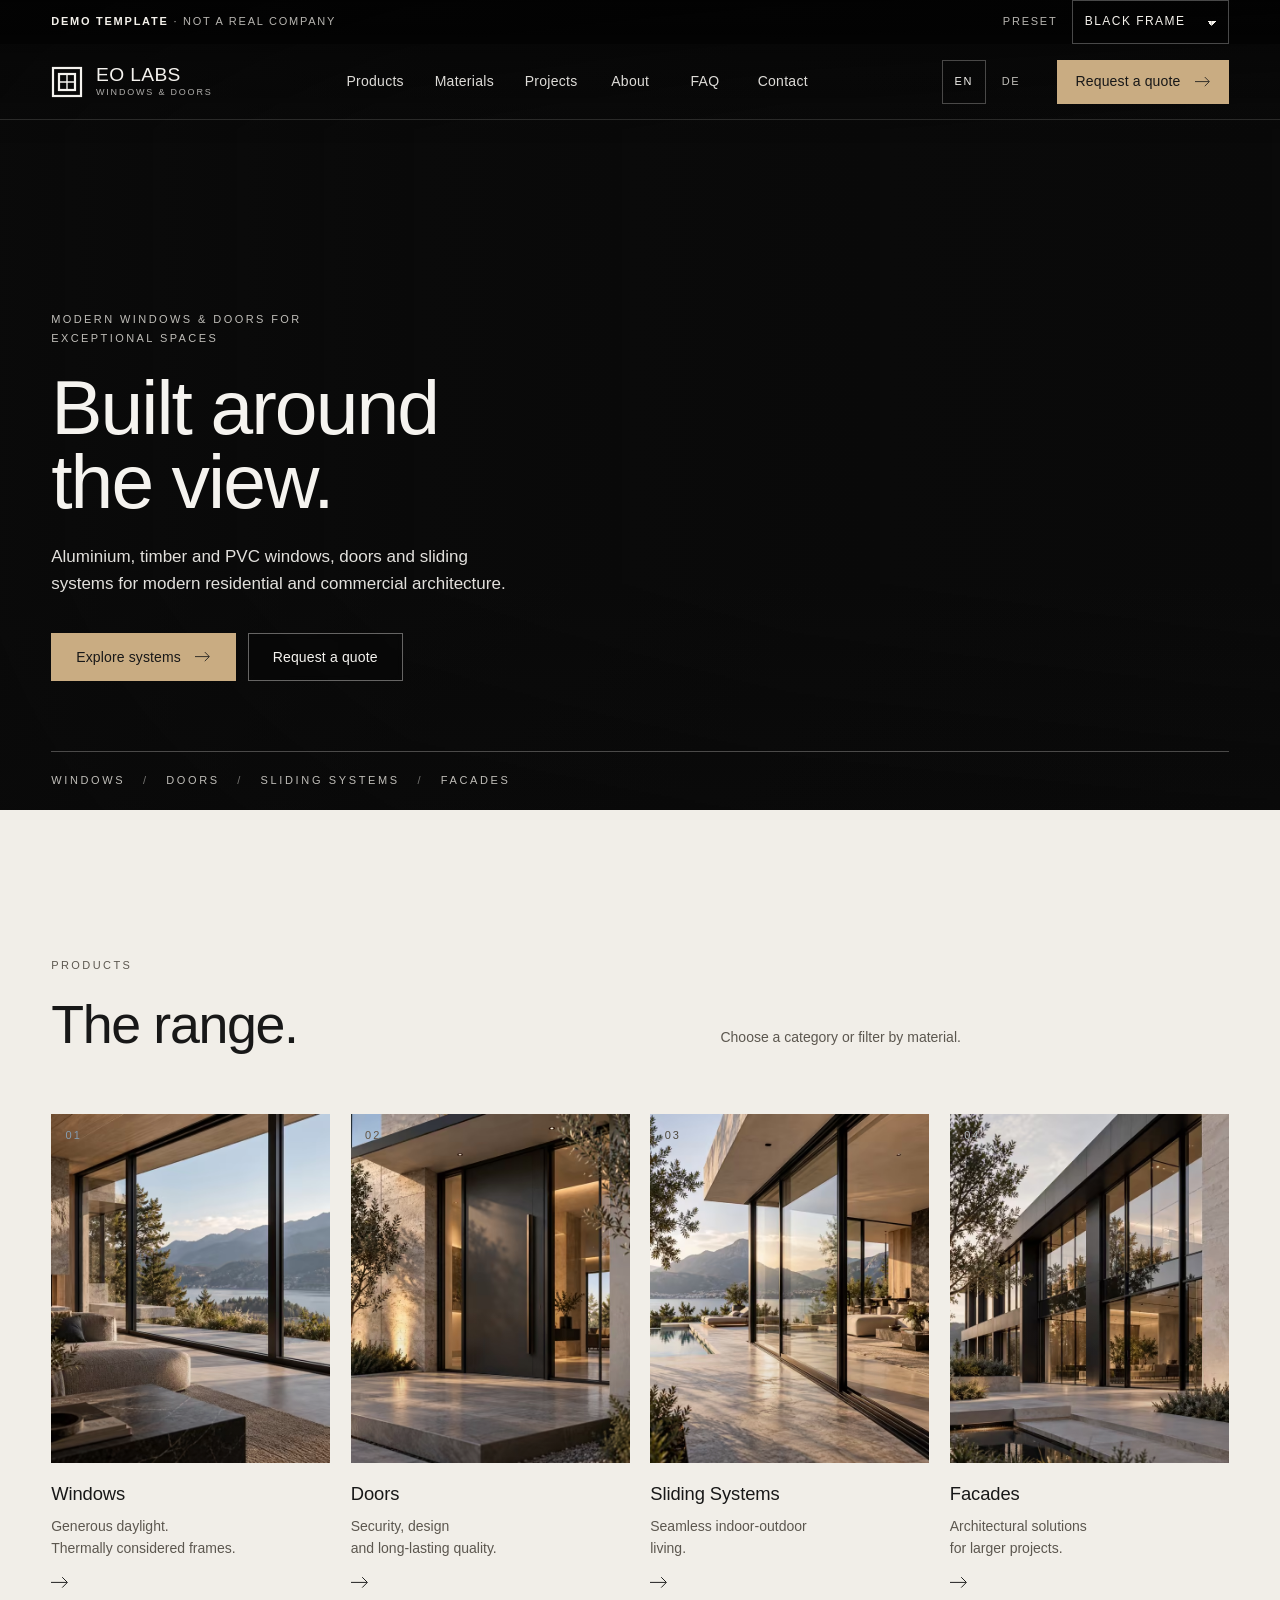
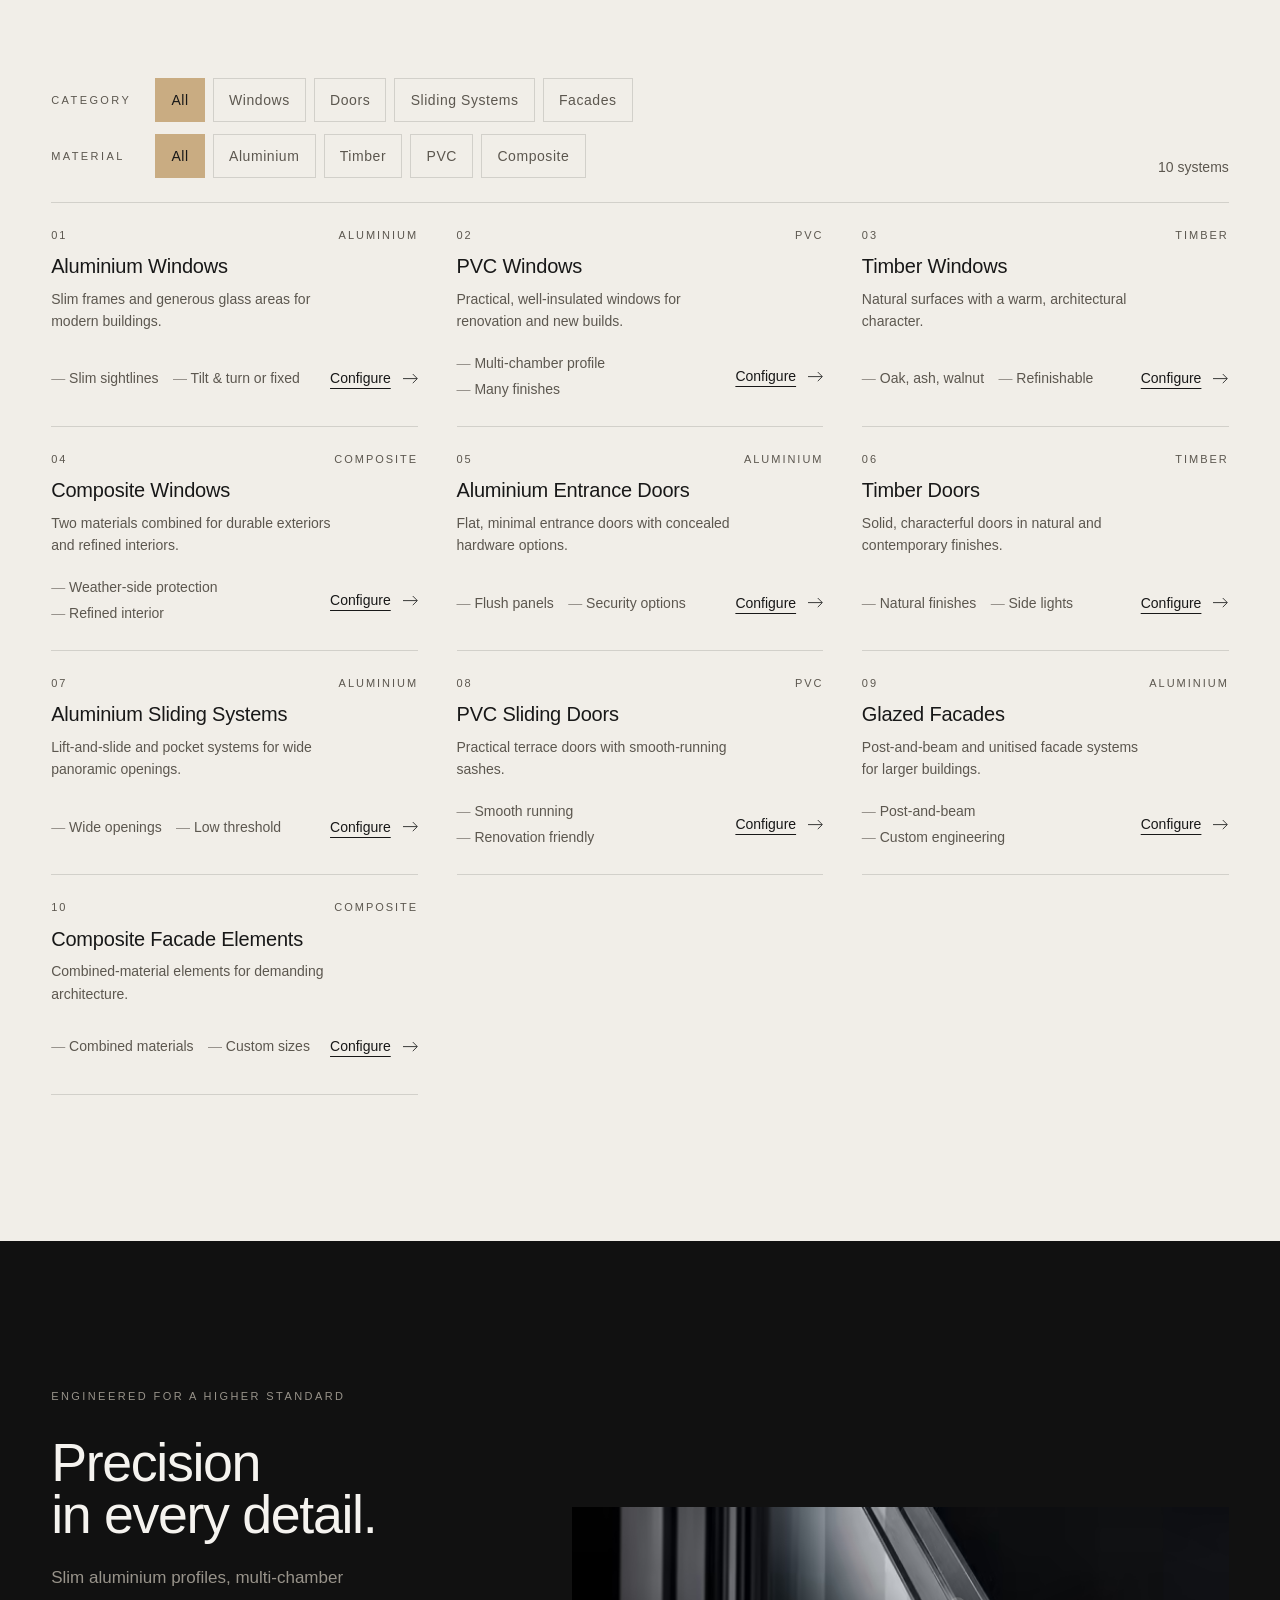
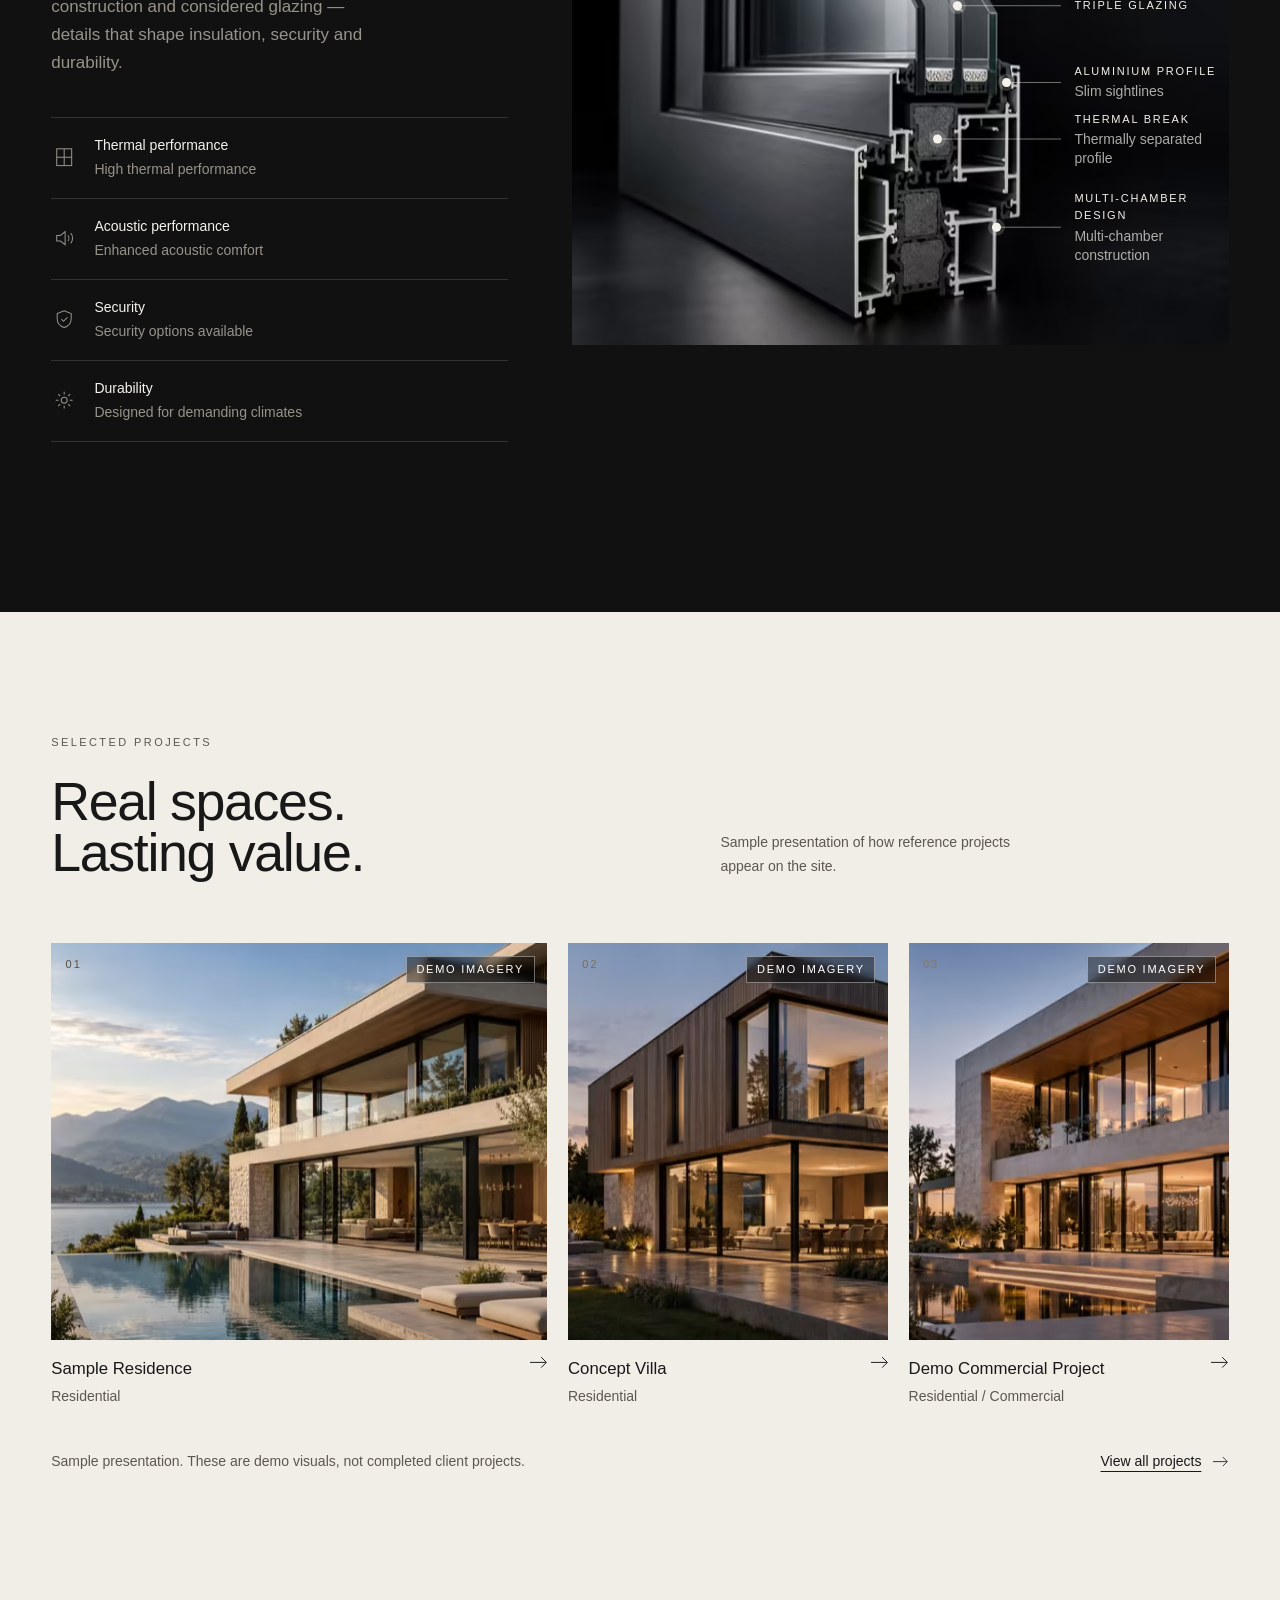
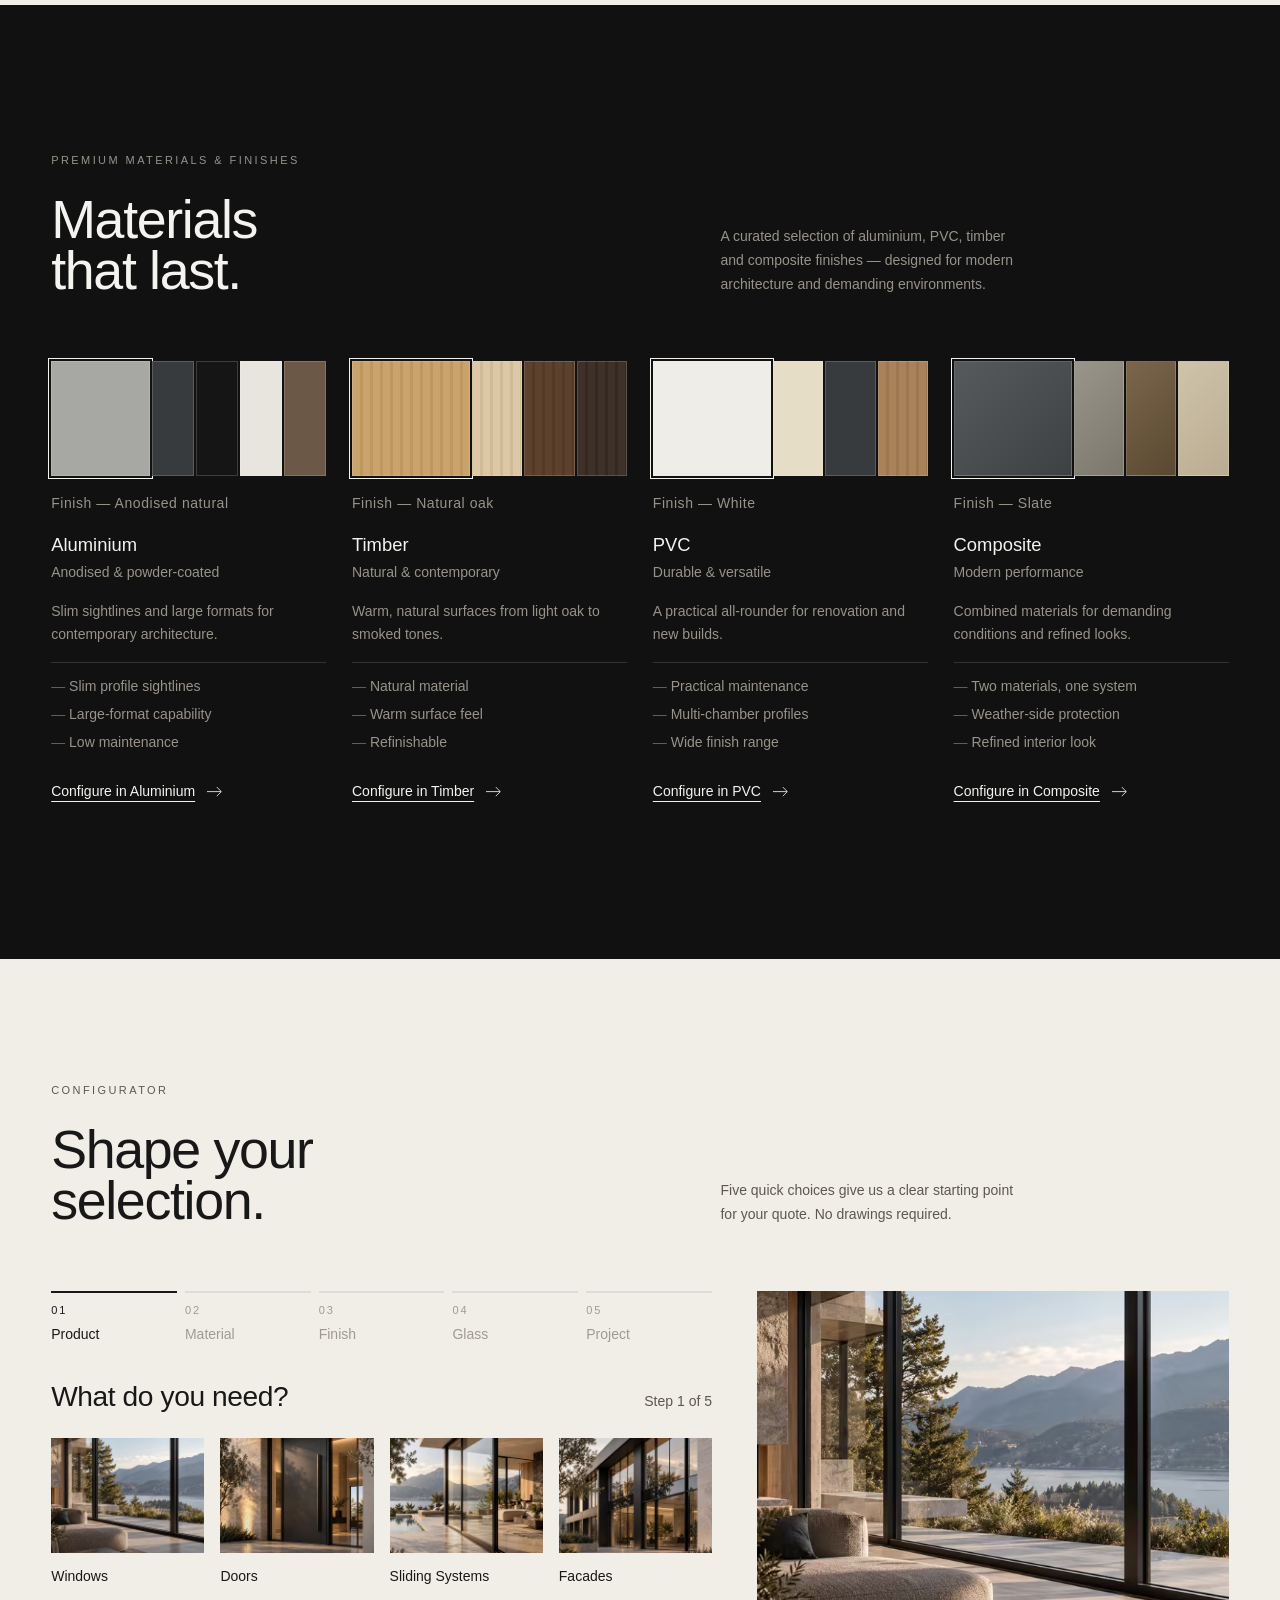
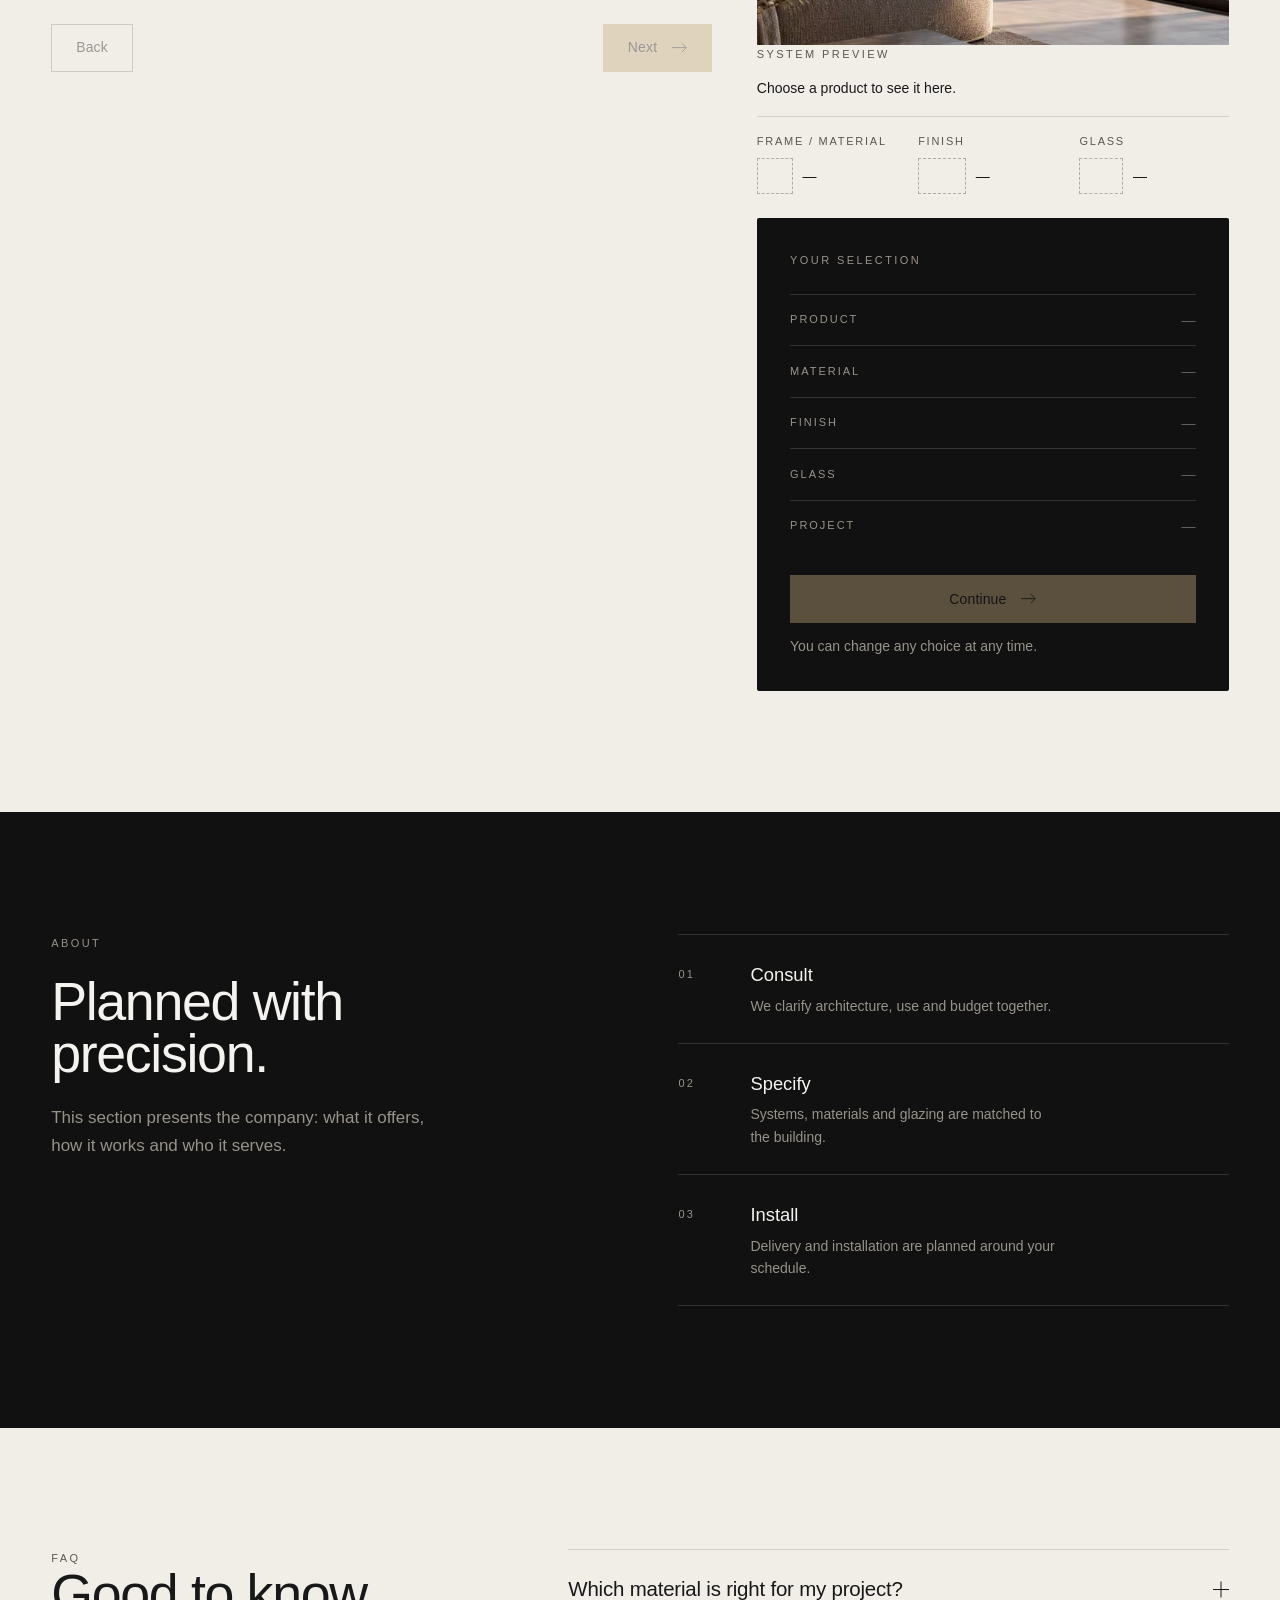
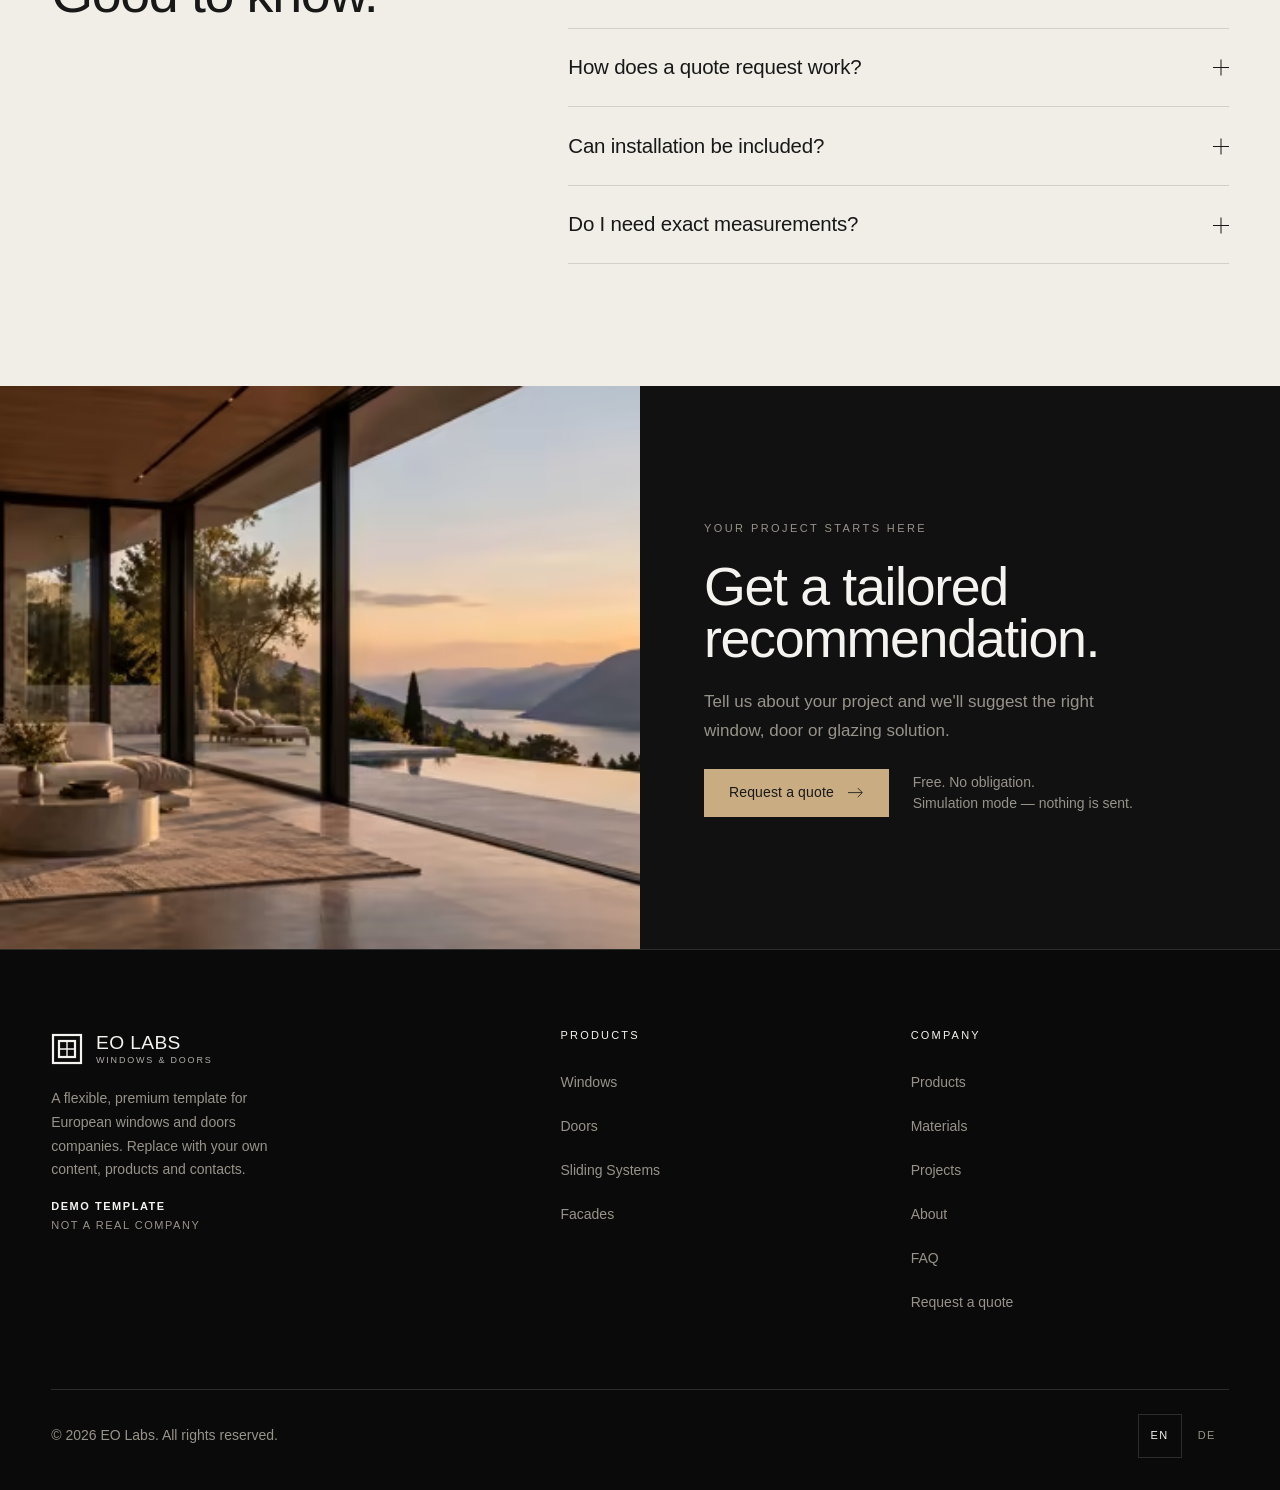
<file: index.html>
<!doctype html>
<html lang="en" data-preset="black-frame" data-root="" data-hash="1kiixi6" data-demo="1" data-switcher="1">
<head>
  <meta charset="utf-8">
  <meta name="viewport" content="width=device-width, initial-scale=1">
  <meta name="theme-color" content="#0A0A0A">
  <title data-seo>Windows &amp; Doors Website Template — EO Labs Demo</title>
  <meta name="description" content="Demo of a premium website template for windows, doors, aluminium and sliding systems companies. Not a real company." data-seo>
  <meta name="robots" content="noindex, nofollow" data-seo>
  <link rel="canonical" href="https://eo-labs-template-04.eo-labs-template-04.workers.dev/en/" data-seo>
  <link rel="alternate" hreflang="en" href="https://eo-labs-template-04.eo-labs-template-04.workers.dev/en/" data-seo>
  <link rel="alternate" hreflang="de" href="https://eo-labs-template-04.eo-labs-template-04.workers.dev/de/" data-seo>
  <link rel="alternate" hreflang="x-default" href="https://eo-labs-template-04.eo-labs-template-04.workers.dev/en/" data-seo>
  <meta property="og:type" content="website" data-seo>
  <meta property="og:site_name" content="EO Labs Demo" data-seo>
  <meta property="og:title" content="Windows &amp; Doors Website Template — EO Labs Demo" data-seo>
  <meta property="og:description" content="Demo of a premium website template for windows, doors, aluminium and sliding systems companies. Not a real company." data-seo>
  <meta property="og:url" content="https://eo-labs-template-04.eo-labs-template-04.workers.dev/en/" data-seo>
  <meta property="og:locale" content="en_GB" data-seo>
  <meta property="og:image" content="https://eo-labs-template-04.eo-labs-template-04.workers.dev/assets/photos/hero-1440.jpg" data-seo>
  <meta property="og:image:alt" content="Modern villa with panoramic glazing and thin aluminium frames" data-seo>
  <meta name="twitter:card" content="summary_large_image" data-seo>
  <meta name="twitter:title" content="Windows &amp; Doors Website Template — EO Labs Demo" data-seo>
  <meta name="twitter:description" content="Demo of a premium website template for windows, doors, aluminium and sliding systems companies. Not a real company." data-seo>
  <meta name="twitter:image" content="https://eo-labs-template-04.eo-labs-template-04.workers.dev/assets/photos/hero-1440.jpg" data-seo>
  <link rel="icon" href="assets/icons/favicon.svg" type="image/svg+xml" data-seo>
  <script type="application/ld+json" data-seo>{"@context":"https://schema.org","@graph":[{"@type":"BreadcrumbList","itemListElement":[{"@type":"ListItem","position":1,"name":"EO Labs Windows & Doors","item":"https://eo-labs-template-04.eo-labs-template-04.workers.dev/en/"}]},{"@type":"FAQPage","mainEntity":[{"@type":"Question","name":"Which material is right for my project?","acceptedAnswer":{"@type":"Answer","text":"It depends on the architecture, the budget and the maintenance you are comfortable with. Aluminium suits slim sightlines and large formats, timber brings warmth, PVC is a practical all-rounder and composite combines several strengths. We are happy to compare options for your building."}},{"@type":"Question","name":"How does a quote request work?","acceptedAnswer":{"@type":"Answer","text":"Choose the product, material and project type, add approximate sizes and your location, then leave your contact details. You will receive a tailored recommendation before anything is decided."}},{"@type":"Question","name":"Can installation be included?","acceptedAnswer":{"@type":"Answer","text":"The quote flow asks whether installation is required so the proposal can cover supply only or supply and installation."}},{"@type":"Question","name":"Do I need exact measurements?","acceptedAnswer":{"@type":"Answer","text":"No. Approximate sizes are enough for a first recommendation. Exact dimensions are confirmed later on site or from your plans."}}]}]}</script>
  <link rel="preload" as="image" href="assets/photos/hero-mobile-960.jpg" imagesrcset="assets/photos/hero-mobile-640.avif 640w, assets/photos/hero-mobile-960.avif 960w" imagesizes="100vw" type="image/avif" media="(max-width: 640px)" fetchpriority="high"><link rel="preload" as="image" href="assets/photos/hero-1440.jpg" imagesrcset="assets/photos/hero-640.avif 640w, assets/photos/hero-960.avif 960w, assets/photos/hero-1440.avif 1440w, assets/photos/hero-1920.avif 1920w" imagesizes="100vw" type="image/avif" media="(min-width: 641px)" fetchpriority="high">
  <link rel="stylesheet" href="css/variables.css">
  <link rel="stylesheet" href="css/presets.css">
  <link rel="stylesheet" href="css/base.css">
  <link rel="stylesheet" href="css/layout.css">
  <link rel="stylesheet" href="css/components.css">
  <link rel="stylesheet" href="css/sections.css">
  <link rel="stylesheet" href="css/responsive.css">
  <style id="brand">:root{--logo:url("../assets/icons/logo.svg")}</style>
  <script>document.documentElement.classList.add('js');(function(d){if(d.dataset.switcher){try{var p=sessionStorage.getItem('eo-t04:preset');if(p)d.dataset.preset=p}catch(e){}}})(document.documentElement)</script>
</head>
<body>
  <a class="skip-link" href="#main">Skip to content</a>
  <div class="visually-hidden" id="liveRegion" role="status" aria-live="polite"></div>

  <header class="site-header on-photo" id="siteHeader"><div class="demo-bar" id="demoBar"><div><b>Demo template</b> <span>· Not a real company</span></div><label class="preset-select"><span class="preset-switch__label">Preset</span><select data-preset-select aria-label="Preset"><option value="black-frame" selected>Black Frame</option><option value="warm-stone">Warm Stone</option><option value="minimal-white">Minimal White</option></select></label></div>
      <div class="container header-main"><a class="brand " href="./" aria-label="EO Labs Windows &amp; Doors"><span class="brand__mark" aria-hidden="true"></span><span class="brand__text"><strong>EO Labs</strong><small>Windows &amp; Doors</small></span></a>
        <nav class="primary-nav" aria-label="Main navigation"><ul><li><a href="#products" data-nav="products">Products</a></li><li><a href="#materials" data-nav="materials">Materials</a></li><li><a href="#projects" data-nav="projects">Projects</a></li><li><a href="#about" data-nav="about">About</a></li><li><a href="#faq" data-nav="faq">FAQ</a></li><li><a href="#contact" data-nav="contact">Contact</a></li></ul></nav>
        <div class="header-tools"><div class="lang-switch" role="group" aria-label="Language"><a href="en/" hreflang="en" lang="en" data-lang="en" aria-current="true" aria-label="English">EN</a><a href="de/" hreflang="de" lang="de" data-lang="de" aria-label="Deutsch">DE</a></div>
          <button class="btn btn--primary btn--sm" type="button" data-open-quote><span>Request a quote</span><span class="arrow" aria-hidden="true"><svg viewBox="0 0 22 16" fill="none" stroke="currentColor" stroke-width="1.2" aria-hidden="true"><path d="M0 8h20M14 1.5 20.5 8 14 14.5"/></svg></span></button>
          <button class="menu-toggle" type="button" id="menuToggle" aria-expanded="false" aria-controls="mobileNav"><span class="menu-toggle__label">Menu</span></button>
        </div></div>
      <nav class="mobile-nav" id="mobileNav" aria-label="Main navigation"><div class="mobile-nav__inner">
        <ul><li><a href="#products">Products<span class="arrow" aria-hidden="true"><svg viewBox="0 0 22 16" fill="none" stroke="currentColor" stroke-width="1.2" aria-hidden="true"><path d="M0 8h20M14 1.5 20.5 8 14 14.5"/></svg></span></a></li><li><a href="#materials">Materials<span class="arrow" aria-hidden="true"><svg viewBox="0 0 22 16" fill="none" stroke="currentColor" stroke-width="1.2" aria-hidden="true"><path d="M0 8h20M14 1.5 20.5 8 14 14.5"/></svg></span></a></li><li><a href="#projects">Projects<span class="arrow" aria-hidden="true"><svg viewBox="0 0 22 16" fill="none" stroke="currentColor" stroke-width="1.2" aria-hidden="true"><path d="M0 8h20M14 1.5 20.5 8 14 14.5"/></svg></span></a></li><li><a href="#about">About<span class="arrow" aria-hidden="true"><svg viewBox="0 0 22 16" fill="none" stroke="currentColor" stroke-width="1.2" aria-hidden="true"><path d="M0 8h20M14 1.5 20.5 8 14 14.5"/></svg></span></a></li><li><a href="#faq">FAQ<span class="arrow" aria-hidden="true"><svg viewBox="0 0 22 16" fill="none" stroke="currentColor" stroke-width="1.2" aria-hidden="true"><path d="M0 8h20M14 1.5 20.5 8 14 14.5"/></svg></span></a></li><li><a href="#contact">Contact<span class="arrow" aria-hidden="true"><svg viewBox="0 0 22 16" fill="none" stroke="currentColor" stroke-width="1.2" aria-hidden="true"><path d="M0 8h20M14 1.5 20.5 8 14 14.5"/></svg></span></a></li></ul>
        <div class="mobile-nav__foot"><div class="lang-switch" role="group" aria-label="Language"><a href="en/" hreflang="en" lang="en" data-lang="en" aria-current="true" aria-label="English">EN</a><a href="de/" hreflang="de" lang="de" data-lang="de" aria-label="Deutsch">DE</a></div><button class="btn btn--primary" type="button" data-open-quote><span>Request a quote</span><span class="arrow" aria-hidden="true"><svg viewBox="0 0 22 16" fill="none" stroke="currentColor" stroke-width="1.2" aria-hidden="true"><path d="M0 8h20M14 1.5 20.5 8 14 14.5"/></svg></span></button></div></div></nav></header>

  <main id="main">
<section class="hero on-photo" id="top" aria-labelledby="hero-title">
      <div class="hero__media" id="heroMedia"><picture><source media="(max-width: 640px)" type="image/avif" srcset="assets/photos/hero-mobile-640.avif 640w, assets/photos/hero-mobile-960.avif 960w" sizes="100vw"><source media="(max-width: 640px)" type="image/webp" srcset="assets/photos/hero-mobile-640.webp 640w, assets/photos/hero-mobile-960.webp 960w" sizes="100vw"><source media="(max-width: 640px)" srcset="assets/photos/hero-mobile-640.jpg 640w, assets/photos/hero-mobile-960.jpg 960w" sizes="100vw"><source type="image/avif" srcset="assets/photos/hero-640.avif 640w, assets/photos/hero-960.avif 960w, assets/photos/hero-1440.avif 1440w, assets/photos/hero-1920.avif 1920w" sizes="100vw"><source type="image/webp" srcset="assets/photos/hero-640.webp 640w, assets/photos/hero-960.webp 960w, assets/photos/hero-1440.webp 1440w, assets/photos/hero-1920.webp 1920w" sizes="100vw"><img src="assets/photos/hero-1440.jpg" srcset="assets/photos/hero-640.jpg 640w, assets/photos/hero-960.jpg 960w, assets/photos/hero-1440.jpg 1440w, assets/photos/hero-1920.jpg 1920w" sizes="100vw" alt="Two-storey modern villa with floor-to-ceiling black aluminium glazing and an infinity pool at dusk" width="1440" height="588" style="object-position:70% 50%" loading="eager" decoding="async" fetchpriority="high"></picture></div>
      <div class="container hero__inner">
        <div class="hero__content">
          <p class="eyebrow">Modern windows &amp; doors for
exceptional spaces</p>
          <h1 class="display-xl" id="hero-title">Built around
the view.</h1>
          <p class="hero__text">Aluminium, timber and PVC windows, doors and sliding systems for modern residential and commercial architecture.</p>
          <div class="hero__actions">
            <a class="btn btn--primary" href="#products"><span>Explore systems</span><span class="arrow" aria-hidden="true"><svg viewBox="0 0 22 16" fill="none" stroke="currentColor" stroke-width="1.2" aria-hidden="true"><path d="M0 8h20M14 1.5 20.5 8 14 14.5"/></svg></span></a>
            <button class="btn btn--ghost" type="button" data-open-quote><span>Request a quote</span></button>
          </div>
        </div>
        <ul class="hero__tags"><li>Windows</li><li>Doors</li><li>Sliding Systems</li><li>Facades</li></ul>
      </div></section>
<section class="section section--lg theme-light" id="products" aria-labelledby="products-title"><div class="container">
      <div class="section-head" data-reveal><div><p class="eyebrow">Products</p><h2 class="display-lg" id="products-title">The range.</h2></div>
        <p class="section-head__text">Choose a category or filter by material.</p></div>
      <div class="category-grid" id="categoryGrid" data-reveal><button type="button" class="cat hover-zoom card-link reveal-item" style="--i:0" data-category="windows"><span class="media"><picture><source type="image/avif" srcset="assets/photos/cat-windows-640.avif 640w, assets/photos/cat-windows-960.avif 960w" sizes="(min-width: 961px) 24vw, (min-width: 641px) 46vw, 76vw"><source type="image/webp" srcset="assets/photos/cat-windows-640.webp 640w, assets/photos/cat-windows-960.webp 960w" sizes="(min-width: 961px) 24vw, (min-width: 641px) 46vw, 76vw"><img src="assets/photos/cat-windows-960.jpg" srcset="assets/photos/cat-windows-640.jpg 640w, assets/photos/cat-windows-960.jpg 960w" sizes="(min-width: 961px) 24vw, (min-width: 641px) 46vw, 76vw" alt="Large fixed window with slim black frame overlooking a lake and mountains" width="960" height="1200" style="object-position:50% 50%" loading="lazy" decoding="async"></picture><span class="media-index" aria-hidden="true">01</span></span>
        <span class="cat__body"><span class="cat__title">Windows</span><span class="cat__text">Generous daylight.
Thermally considered frames.</span></span><span class="arrow" aria-hidden="true"><svg viewBox="0 0 22 16" fill="none" stroke="currentColor" stroke-width="1.2" aria-hidden="true"><path d="M0 8h20M14 1.5 20.5 8 14 14.5"/></svg></span></button><button type="button" class="cat hover-zoom card-link reveal-item" style="--i:1" data-category="doors"><span class="media"><picture><source type="image/avif" srcset="assets/photos/cat-doors-640.avif 640w, assets/photos/cat-doors-960.avif 960w" sizes="(min-width: 961px) 24vw, (min-width: 641px) 46vw, 76vw"><source type="image/webp" srcset="assets/photos/cat-doors-640.webp 640w, assets/photos/cat-doors-960.webp 960w" sizes="(min-width: 961px) 24vw, (min-width: 641px) 46vw, 76vw"><img src="assets/photos/cat-doors-960.jpg" srcset="assets/photos/cat-doors-640.jpg 640w, assets/photos/cat-doors-960.jpg 960w" sizes="(min-width: 961px) 24vw, (min-width: 641px) 46vw, 76vw" alt="Pivot entrance door in dark aluminium with slim glazed side lights in a stone wall" width="960" height="1200" style="object-position:50% 60%" loading="lazy" decoding="async"></picture><span class="media-index" aria-hidden="true">02</span></span>
        <span class="cat__body"><span class="cat__title">Doors</span><span class="cat__text">Security, design
and long-lasting quality.</span></span><span class="arrow" aria-hidden="true"><svg viewBox="0 0 22 16" fill="none" stroke="currentColor" stroke-width="1.2" aria-hidden="true"><path d="M0 8h20M14 1.5 20.5 8 14 14.5"/></svg></span></button><button type="button" class="cat hover-zoom card-link reveal-item" style="--i:2" data-category="sliding"><span class="media"><picture><source type="image/avif" srcset="assets/photos/cat-sliding-640.avif 640w, assets/photos/cat-sliding-960.avif 960w" sizes="(min-width: 961px) 24vw, (min-width: 641px) 46vw, 76vw"><source type="image/webp" srcset="assets/photos/cat-sliding-640.webp 640w, assets/photos/cat-sliding-960.webp 960w" sizes="(min-width: 961px) 24vw, (min-width: 641px) 46vw, 76vw"><img src="assets/photos/cat-sliding-960.jpg" srcset="assets/photos/cat-sliding-640.jpg 640w, assets/photos/cat-sliding-960.jpg 960w" sizes="(min-width: 961px) 24vw, (min-width: 641px) 46vw, 76vw" alt="Large-format sliding glass wall opening onto a terrace and pool" width="960" height="1200" style="object-position:50% 50%" loading="lazy" decoding="async"></picture><span class="media-index" aria-hidden="true">03</span></span>
        <span class="cat__body"><span class="cat__title">Sliding Systems</span><span class="cat__text">Seamless indoor-outdoor
living.</span></span><span class="arrow" aria-hidden="true"><svg viewBox="0 0 22 16" fill="none" stroke="currentColor" stroke-width="1.2" aria-hidden="true"><path d="M0 8h20M14 1.5 20.5 8 14 14.5"/></svg></span></button><button type="button" class="cat hover-zoom card-link reveal-item" style="--i:3" data-category="facades"><span class="media"><picture><source type="image/avif" srcset="assets/photos/cat-facades-640.avif 640w, assets/photos/cat-facades-960.avif 960w" sizes="(min-width: 961px) 24vw, (min-width: 641px) 46vw, 76vw"><source type="image/webp" srcset="assets/photos/cat-facades-640.webp 640w, assets/photos/cat-facades-960.webp 960w" sizes="(min-width: 961px) 24vw, (min-width: 641px) 46vw, 76vw"><img src="assets/photos/cat-facades-960.jpg" srcset="assets/photos/cat-facades-640.jpg 640w, assets/photos/cat-facades-960.jpg 960w" sizes="(min-width: 961px) 24vw, (min-width: 641px) 46vw, 76vw" alt="Glazed facade with slim black mullions on a two-storey building at dusk" width="960" height="1200" style="object-position:50% 50%" loading="lazy" decoding="async"></picture><span class="media-index" aria-hidden="true">04</span></span>
        <span class="cat__body"><span class="cat__title">Facades</span><span class="cat__text">Architectural solutions
for larger projects.</span></span><span class="arrow" aria-hidden="true"><svg viewBox="0 0 22 16" fill="none" stroke="currentColor" stroke-width="1.2" aria-hidden="true"><path d="M0 8h20M14 1.5 20.5 8 14 14.5"/></svg></span></button></div>
      <div class="range" id="range" data-reveal><div class="range__head">
        <div class="range__filters">
          <div class="range__filter-row"><span class="label" id="fl-cat">Category</span>
            <div class="chips" role="group" aria-labelledby="fl-cat"><button type="button" class="chip" data-filter="category:all" aria-pressed="true">All</button><button type="button" class="chip" data-filter="category:windows" aria-pressed="false">Windows</button><button type="button" class="chip" data-filter="category:doors" aria-pressed="false">Doors</button><button type="button" class="chip" data-filter="category:sliding" aria-pressed="false">Sliding Systems</button><button type="button" class="chip" data-filter="category:facades" aria-pressed="false">Facades</button></div></div>
          <div class="range__filter-row"><span class="label" id="fl-mat">Material</span>
            <div class="chips" role="group" aria-labelledby="fl-mat"><button type="button" class="chip" data-filter="material:all" aria-pressed="true">All</button><button type="button" class="chip" data-filter="material:aluminium" aria-pressed="false">Aluminium</button><button type="button" class="chip" data-filter="material:timber" aria-pressed="false">Timber</button><button type="button" class="chip" data-filter="material:pvc" aria-pressed="false">PVC</button><button type="button" class="chip" data-filter="material:composite" aria-pressed="false">Composite</button></div></div>
        </div>
        <p class="range__count" id="rangeCount" role="status" aria-live="polite">10 systems</p>
      </div>
      <ul class="range-list" id="rangeList"><li class="range-item">
        <div class="range-item__meta"><span>01</span><span>Aluminium</span></div>
        <h3>Aluminium Windows</h3>
        <p>Slim frames and generous glass areas for modern buildings.</p>
        <div class="range-item__foot">
          <ul class="range-item__features"><li>Slim sightlines</li><li>Tilt &amp; turn or fixed</li></ul>
          <button type="button" class="link" data-configure="aluminium-window"><span>Configure</span><span class="arrow" aria-hidden="true"><svg viewBox="0 0 22 16" fill="none" stroke="currentColor" stroke-width="1.2" aria-hidden="true"><path d="M0 8h20M14 1.5 20.5 8 14 14.5"/></svg></span></button>
        </div></li><li class="range-item">
        <div class="range-item__meta"><span>02</span><span>PVC</span></div>
        <h3>PVC Windows</h3>
        <p>Practical, well-insulated windows for renovation and new builds.</p>
        <div class="range-item__foot">
          <ul class="range-item__features"><li>Multi-chamber profile</li><li>Many finishes</li></ul>
          <button type="button" class="link" data-configure="pvc-window"><span>Configure</span><span class="arrow" aria-hidden="true"><svg viewBox="0 0 22 16" fill="none" stroke="currentColor" stroke-width="1.2" aria-hidden="true"><path d="M0 8h20M14 1.5 20.5 8 14 14.5"/></svg></span></button>
        </div></li><li class="range-item">
        <div class="range-item__meta"><span>03</span><span>Timber</span></div>
        <h3>Timber Windows</h3>
        <p>Natural surfaces with a warm, architectural character.</p>
        <div class="range-item__foot">
          <ul class="range-item__features"><li>Oak, ash, walnut</li><li>Refinishable</li></ul>
          <button type="button" class="link" data-configure="timber-window"><span>Configure</span><span class="arrow" aria-hidden="true"><svg viewBox="0 0 22 16" fill="none" stroke="currentColor" stroke-width="1.2" aria-hidden="true"><path d="M0 8h20M14 1.5 20.5 8 14 14.5"/></svg></span></button>
        </div></li><li class="range-item">
        <div class="range-item__meta"><span>04</span><span>Composite</span></div>
        <h3>Composite Windows</h3>
        <p>Two materials combined for durable exteriors and refined interiors.</p>
        <div class="range-item__foot">
          <ul class="range-item__features"><li>Weather-side protection</li><li>Refined interior</li></ul>
          <button type="button" class="link" data-configure="composite-window"><span>Configure</span><span class="arrow" aria-hidden="true"><svg viewBox="0 0 22 16" fill="none" stroke="currentColor" stroke-width="1.2" aria-hidden="true"><path d="M0 8h20M14 1.5 20.5 8 14 14.5"/></svg></span></button>
        </div></li><li class="range-item">
        <div class="range-item__meta"><span>05</span><span>Aluminium</span></div>
        <h3>Aluminium Entrance Doors</h3>
        <p>Flat, minimal entrance doors with concealed hardware options.</p>
        <div class="range-item__foot">
          <ul class="range-item__features"><li>Flush panels</li><li>Security options</li></ul>
          <button type="button" class="link" data-configure="aluminium-door"><span>Configure</span><span class="arrow" aria-hidden="true"><svg viewBox="0 0 22 16" fill="none" stroke="currentColor" stroke-width="1.2" aria-hidden="true"><path d="M0 8h20M14 1.5 20.5 8 14 14.5"/></svg></span></button>
        </div></li><li class="range-item">
        <div class="range-item__meta"><span>06</span><span>Timber</span></div>
        <h3>Timber Doors</h3>
        <p>Solid, characterful doors in natural and contemporary finishes.</p>
        <div class="range-item__foot">
          <ul class="range-item__features"><li>Natural finishes</li><li>Side lights</li></ul>
          <button type="button" class="link" data-configure="timber-door"><span>Configure</span><span class="arrow" aria-hidden="true"><svg viewBox="0 0 22 16" fill="none" stroke="currentColor" stroke-width="1.2" aria-hidden="true"><path d="M0 8h20M14 1.5 20.5 8 14 14.5"/></svg></span></button>
        </div></li><li class="range-item">
        <div class="range-item__meta"><span>07</span><span>Aluminium</span></div>
        <h3>Aluminium Sliding Systems</h3>
        <p>Lift-and-slide and pocket systems for wide panoramic openings.</p>
        <div class="range-item__foot">
          <ul class="range-item__features"><li>Wide openings</li><li>Low threshold</li></ul>
          <button type="button" class="link" data-configure="aluminium-sliding"><span>Configure</span><span class="arrow" aria-hidden="true"><svg viewBox="0 0 22 16" fill="none" stroke="currentColor" stroke-width="1.2" aria-hidden="true"><path d="M0 8h20M14 1.5 20.5 8 14 14.5"/></svg></span></button>
        </div></li><li class="range-item">
        <div class="range-item__meta"><span>08</span><span>PVC</span></div>
        <h3>PVC Sliding Doors</h3>
        <p>Practical terrace doors with smooth-running sashes.</p>
        <div class="range-item__foot">
          <ul class="range-item__features"><li>Smooth running</li><li>Renovation friendly</li></ul>
          <button type="button" class="link" data-configure="pvc-sliding"><span>Configure</span><span class="arrow" aria-hidden="true"><svg viewBox="0 0 22 16" fill="none" stroke="currentColor" stroke-width="1.2" aria-hidden="true"><path d="M0 8h20M14 1.5 20.5 8 14 14.5"/></svg></span></button>
        </div></li><li class="range-item">
        <div class="range-item__meta"><span>09</span><span>Aluminium</span></div>
        <h3>Glazed Facades</h3>
        <p>Post-and-beam and unitised facade systems for larger buildings.</p>
        <div class="range-item__foot">
          <ul class="range-item__features"><li>Post-and-beam</li><li>Custom engineering</li></ul>
          <button type="button" class="link" data-configure="glass-facade"><span>Configure</span><span class="arrow" aria-hidden="true"><svg viewBox="0 0 22 16" fill="none" stroke="currentColor" stroke-width="1.2" aria-hidden="true"><path d="M0 8h20M14 1.5 20.5 8 14 14.5"/></svg></span></button>
        </div></li><li class="range-item">
        <div class="range-item__meta"><span>10</span><span>Composite</span></div>
        <h3>Composite Facade Elements</h3>
        <p>Combined-material elements for demanding architecture.</p>
        <div class="range-item__foot">
          <ul class="range-item__features"><li>Combined materials</li><li>Custom sizes</li></ul>
          <button type="button" class="link" data-configure="composite-facade"><span>Configure</span><span class="arrow" aria-hidden="true"><svg viewBox="0 0 22 16" fill="none" stroke="currentColor" stroke-width="1.2" aria-hidden="true"><path d="M0 8h20M14 1.5 20.5 8 14 14.5"/></svg></span></button>
        </div></li></ul></div></div></section>
<section class="section section--lg theme-dark precision" id="precision" aria-labelledby="precision-title"><div class="container precision__grid">
      <div class="precision__copy" data-reveal>
        <p class="eyebrow">Engineered for a higher standard</p>
        <h2 class="display-lg" id="precision-title">Precision
in every detail.</h2>
        <p class="lead">Slim aluminium profiles, multi-chamber construction and considered glazing — details that shape insulation, security and durability.</p>
        <ul class="spec-list"><li class="spec reveal-item" style="--i:0"><span class="spec__icon"><svg viewBox="0 0 24 24" fill="none" stroke="currentColor" stroke-width="1.1" aria-hidden="true"><rect x="4" y="3" width="16" height="18"/><path d="M4 12h16M12 3v18"/></svg></span><span><span class="spec__title">Thermal performance</span><span class="spec__value">High thermal performance</span></span></li><li class="spec reveal-item" style="--i:1"><span class="spec__icon"><svg viewBox="0 0 24 24" fill="none" stroke="currentColor" stroke-width="1.1" aria-hidden="true"><path d="M4 9h4l5-4v14l-5-4H4zM16 9c1.4 1.6 1.4 4.4 0 6M19 6.5c2.6 3 2.6 8 0 11"/></svg></span><span><span class="spec__title">Acoustic performance</span><span class="spec__value">Enhanced acoustic comfort</span></span></li><li class="spec reveal-item" style="--i:2"><span class="spec__icon"><svg viewBox="0 0 24 24" fill="none" stroke="currentColor" stroke-width="1.1" aria-hidden="true"><path d="M12 3 4.5 6v5.5c0 4.6 3.2 8 7.5 9.5 4.300-1.500 7.500-4.900 7.500-9.500V6zM9 12l2.200 2.200L15.500 10"/></svg></span><span><span class="spec__title">Security</span><span class="spec__value">Security options available</span></span></li><li class="spec reveal-item" style="--i:3"><span class="spec__icon"><svg viewBox="0 0 24 24" fill="none" stroke="currentColor" stroke-width="1.1" aria-hidden="true"><path d="M12 3v3M12 18v3M3 12h3M18 12h3M5.6 5.6l2.1 2.100M16.300 16.300l2.100 2.100M5.600 18.400l2.100-2.100M16.300 7.700l2.100-2.100"/><circle cx="12" cy="12" r="3.200"/></svg></span><span><span class="spec__title">Durability</span><span class="spec__value">Designed for demanding climates</span></span></li></ul>
      </div>
      <figure class="tech" id="tech" data-reveal><div class="tech__plate"><span class="media" style="--ratio:1440 / 960"><picture><source type="image/avif" srcset="assets/photos/profile-640.avif 640w, assets/photos/profile-960.avif 960w, assets/photos/profile-1440.avif 1440w" sizes="(min-width: 961px) 50vw, 100vw"><source type="image/webp" srcset="assets/photos/profile-640.webp 640w, assets/photos/profile-960.webp 960w, assets/photos/profile-1440.webp 1440w" sizes="(min-width: 961px) 50vw, 100vw"><img src="assets/photos/profile-1440.jpg" srcset="assets/photos/profile-640.jpg 640w, assets/photos/profile-960.jpg 960w, assets/photos/profile-1440.jpg 1440w" sizes="(min-width: 961px) 50vw, 100vw" alt="Technical cross-section of an aluminium window profile with triple glazing, thermal break and multiple chambers" width="1440" height="960" loading="lazy" decoding="async"></picture></span>
        <ol class="anno-list"><li class="anno" style="--x:58%;--y:22.5%"><span class="anno__dot" aria-hidden="true">1</span><span class="anno__line"></span><span class="anno__label"><b>Triple glazing</b></span></li><li class="anno" style="--x:65.5%;--y:40%"><span class="anno__dot" aria-hidden="true">2</span><span class="anno__line"></span><span class="anno__label"><b>Aluminium profile</b><small>Slim sightlines</small></span></li><li class="anno" style="--x:55%;--y:53%"><span class="anno__dot" aria-hidden="true">3</span><span class="anno__line"></span><span class="anno__label"><b>Thermal break</b><small>Thermally separated profile</small></span></li><li class="anno" style="--x:64%;--y:73%"><span class="anno__dot" aria-hidden="true">4</span><span class="anno__line"></span><span class="anno__label"><b>Multi-chamber design</b><small>Multi-chamber construction</small></span></li></ol></div>
        <ol class="anno-legend" aria-label="Profile details"><li><span><b>Triple glazing</b></span></li><li><span><b>Aluminium profile</b>Slim sightlines</span></li><li><span><b>Thermal break</b>Thermally separated profile</span></li><li><span><b>Multi-chamber design</b>Multi-chamber construction</span></li></ol></figure>
    </div></section>
<section class="section theme-light" id="projects" aria-labelledby="projects-title"><div class="container">
      <div class="section-head" data-reveal><div><p class="eyebrow">Selected projects</p><h2 class="display-lg" id="projects-title">Real spaces.
Lasting value.</h2></div>
        <div class="section-head__intro"><p class="section-head__text">Sample presentation of how reference projects appear on the site.</p></div></div>
      <div class="project-grid" id="projectGrid" data-reveal><button type="button" class="project hover-zoom reveal-item" style="--i:0" data-project="sample-residence" aria-label="Open project gallery: Sample Residence">
          <span class="media"><picture><source type="image/avif" srcset="assets/photos/project-1-640.avif 640w, assets/photos/project-1-960.avif 960w, assets/photos/project-1-1440.avif 1440w" sizes="(min-width: 961px) 42vw, 76vw"><source type="image/webp" srcset="assets/photos/project-1-640.webp 640w, assets/photos/project-1-960.webp 960w, assets/photos/project-1-1440.webp 1440w" sizes="(min-width: 961px) 42vw, 76vw"><img src="assets/photos/project-1-1440.jpg" srcset="assets/photos/project-1-640.jpg 640w, assets/photos/project-1-960.jpg 960w, assets/photos/project-1-1440.jpg 1440w" sizes="(min-width: 961px) 42vw, 76vw" alt="Demo image: lakeside villa with pool and floor-to-ceiling glazing" width="1440" height="960" loading="lazy" decoding="async"></picture><span class="media-index" aria-hidden="true">01</span><span class="badge badge--on-media">Demo imagery</span></span>
          <span class="project__meta"><span><span class="project__title">Sample Residence</span><span class="project__sub">Residential</span></span><span class="arrow" aria-hidden="true"><svg viewBox="0 0 22 16" fill="none" stroke="currentColor" stroke-width="1.2" aria-hidden="true"><path d="M0 8h20M14 1.5 20.5 8 14 14.5"/></svg></span></span></button><button type="button" class="project hover-zoom reveal-item" style="--i:1" data-project="concept-villa" aria-label="Open project gallery: Concept Villa">
          <span class="media"><picture><source type="image/avif" srcset="assets/photos/project-2-640.avif 640w, assets/photos/project-2-960.avif 960w, assets/photos/project-2-1440.avif 1440w" sizes="(min-width: 961px) 27vw, 76vw"><source type="image/webp" srcset="assets/photos/project-2-640.webp 640w, assets/photos/project-2-960.webp 960w, assets/photos/project-2-1440.webp 1440w" sizes="(min-width: 961px) 27vw, 76vw"><img src="assets/photos/project-2-1440.jpg" srcset="assets/photos/project-2-640.jpg 640w, assets/photos/project-2-960.jpg 960w, assets/photos/project-2-1440.jpg 1440w" sizes="(min-width: 961px) 27vw, 76vw" alt="Demo image: timber-clad villa with large corner glazing at dusk" width="1440" height="960" loading="lazy" decoding="async"></picture><span class="media-index" aria-hidden="true">02</span><span class="badge badge--on-media">Demo imagery</span></span>
          <span class="project__meta"><span><span class="project__title">Concept Villa</span><span class="project__sub">Residential</span></span><span class="arrow" aria-hidden="true"><svg viewBox="0 0 22 16" fill="none" stroke="currentColor" stroke-width="1.2" aria-hidden="true"><path d="M0 8h20M14 1.5 20.5 8 14 14.5"/></svg></span></span></button><button type="button" class="project hover-zoom reveal-item" style="--i:2" data-project="demo-apartments" aria-label="Open project gallery: Demo Commercial Project">
          <span class="media"><picture><source type="image/avif" srcset="assets/photos/project-3-640.avif 640w, assets/photos/project-3-960.avif 960w, assets/photos/project-3-1440.avif 1440w" sizes="(min-width: 961px) 27vw, 76vw"><source type="image/webp" srcset="assets/photos/project-3-640.webp 640w, assets/photos/project-3-960.webp 960w, assets/photos/project-3-1440.webp 1440w" sizes="(min-width: 961px) 27vw, 76vw"><img src="assets/photos/project-3-1440.jpg" srcset="assets/photos/project-3-640.jpg 640w, assets/photos/project-3-960.jpg 960w, assets/photos/project-3-1440.jpg 1440w" sizes="(min-width: 961px) 27vw, 76vw" alt="Demo image: stone and glass residence with balcony glazing at dusk" width="1440" height="960" loading="lazy" decoding="async"></picture><span class="media-index" aria-hidden="true">03</span><span class="badge badge--on-media">Demo imagery</span></span>
          <span class="project__meta"><span><span class="project__title">Demo Commercial Project</span><span class="project__sub">Residential / Commercial</span></span><span class="arrow" aria-hidden="true"><svg viewBox="0 0 22 16" fill="none" stroke="currentColor" stroke-width="1.2" aria-hidden="true"><path d="M0 8h20M14 1.5 20.5 8 14 14.5"/></svg></span></span></button></div>
      <div class="projects__foot"><p class="projects__note">Sample presentation. These are demo visuals, not completed client projects.</p>
        <button type="button" class="link" data-gallery-all><span>View all projects</span><span class="arrow" aria-hidden="true"><svg viewBox="0 0 22 16" fill="none" stroke="currentColor" stroke-width="1.2" aria-hidden="true"><path d="M0 8h20M14 1.5 20.5 8 14 14.5"/></svg></span></button></div></div></section>
<section class="section section--lg theme-dark" id="materials" aria-labelledby="materials-title"><div class="container">
      <div class="section-head" data-reveal><div><p class="eyebrow">Premium materials &amp; finishes</p><h2 class="display-lg" id="materials-title">Materials
that last.</h2></div>
        <p class="section-head__text">A curated selection of aluminium, PVC, timber and composite finishes — designed for modern architecture and demanding environments.</p></div>
      <div class="material-grid" id="materialGrid" data-reveal><article class="material reveal-item" style="--i:0">
        <div class="swatch-strip" role="group" aria-label="Finishes: Aluminium"><button type="button" class="swatch" style="--sw:#A7A7A3" data-swatch="aluminium:natural" aria-pressed="true" aria-label="Aluminium — Anodised natural" title="Anodised natural"></button><button type="button" class="swatch" style="--sw:#383B3D" data-swatch="aluminium:anthracite" aria-pressed="false" aria-label="Aluminium — Anthracite" title="Anthracite"></button><button type="button" class="swatch" style="--sw:#151515" data-swatch="aluminium:black" aria-pressed="false" aria-label="Aluminium — Deep black" title="Deep black"></button><button type="button" class="swatch" style="--sw:#E8E5DE" data-swatch="aluminium:white" aria-pressed="false" aria-label="Aluminium — Pure white" title="Pure white"></button><button type="button" class="swatch" style="--sw:#6C5846" data-swatch="aluminium:bronze" aria-pressed="false" aria-label="Aluminium — Bronze" title="Bronze"></button></div>
        <p class="material__caption" aria-live="polite">Finish — Anodised natural</p>
        <div><h3 class="material__title">Aluminium</h3><p class="material__sub">Anodised &amp; powder-coated</p></div>
        <p class="material__desc">Slim sightlines and large formats for contemporary architecture.</p>
        <ul class="material__features"><li>Slim profile sightlines</li><li>Large-format capability</li><li>Low maintenance</li></ul>
        <button type="button" class="link" data-configure-material="aluminium"><span>Configure in Aluminium</span><span class="arrow" aria-hidden="true"><svg viewBox="0 0 22 16" fill="none" stroke="currentColor" stroke-width="1.2" aria-hidden="true"><path d="M0 8h20M14 1.5 20.5 8 14 14.5"/></svg></span></button>
      </article><article class="material reveal-item" style="--i:1">
        <div class="swatch-strip" role="group" aria-label="Finishes: Timber"><button type="button" class="swatch" style="--sw:repeating-linear-gradient(90deg, #c9a26c 0 7px, #bd9660 7px 10px)" data-swatch="timber:oak" aria-pressed="true" aria-label="Timber — Natural oak" title="Natural oak"></button><button type="button" class="swatch" style="--sw:repeating-linear-gradient(90deg, #dcc8a6 0 7px, #d1bb96 7px 10px)" data-swatch="timber:ash" aria-pressed="false" aria-label="Timber — Light ash" title="Light ash"></button><button type="button" class="swatch" style="--sw:repeating-linear-gradient(90deg, #5d412c 0 7px, #523a27 7px 10px)" data-swatch="timber:walnut" aria-pressed="false" aria-label="Timber — Walnut" title="Walnut"></button><button type="button" class="swatch" style="--sw:repeating-linear-gradient(90deg, #3d3129 0 7px, #33291f 7px 10px)" data-swatch="timber:smoked" aria-pressed="false" aria-label="Timber — Smoked oak" title="Smoked oak"></button></div>
        <p class="material__caption" aria-live="polite">Finish — Natural oak</p>
        <div><h3 class="material__title">Timber</h3><p class="material__sub">Natural &amp; contemporary</p></div>
        <p class="material__desc">Warm, natural surfaces from light oak to smoked tones.</p>
        <ul class="material__features"><li>Natural material</li><li>Warm surface feel</li><li>Refinishable</li></ul>
        <button type="button" class="link" data-configure-material="timber"><span>Configure in Timber</span><span class="arrow" aria-hidden="true"><svg viewBox="0 0 22 16" fill="none" stroke="currentColor" stroke-width="1.2" aria-hidden="true"><path d="M0 8h20M14 1.5 20.5 8 14 14.5"/></svg></span></button>
      </article><article class="material reveal-item" style="--i:2">
        <div class="swatch-strip" role="group" aria-label="Finishes: PVC"><button type="button" class="swatch" style="--sw:#EFEDE8" data-swatch="pvc:white" aria-pressed="true" aria-label="PVC — White" title="White"></button><button type="button" class="swatch" style="--sw:#e6ddc6" data-swatch="pvc:cream" aria-pressed="false" aria-label="PVC — Cream" title="Cream"></button><button type="button" class="swatch" style="--sw:#383B3D" data-swatch="pvc:anthracite" aria-pressed="false" aria-label="PVC — Anthracite foil" title="Anthracite foil"></button><button type="button" class="swatch" style="--sw:repeating-linear-gradient(90deg, #a98259 0 7px, #9d774f 7px 10px)" data-swatch="pvc:oak-foil" aria-pressed="false" aria-label="PVC — Oak-effect foil" title="Oak-effect foil"></button></div>
        <p class="material__caption" aria-live="polite">Finish — White</p>
        <div><h3 class="material__title">PVC</h3><p class="material__sub">Durable &amp; versatile</p></div>
        <p class="material__desc">A practical all-rounder for renovation and new builds.</p>
        <ul class="material__features"><li>Practical maintenance</li><li>Multi-chamber profiles</li><li>Wide finish range</li></ul>
        <button type="button" class="link" data-configure-material="pvc"><span>Configure in PVC</span><span class="arrow" aria-hidden="true"><svg viewBox="0 0 22 16" fill="none" stroke="currentColor" stroke-width="1.2" aria-hidden="true"><path d="M0 8h20M14 1.5 20.5 8 14 14.5"/></svg></span></button>
      </article><article class="material reveal-item" style="--i:3">
        <div class="swatch-strip" role="group" aria-label="Finishes: Composite"><button type="button" class="swatch" style="--sw:linear-gradient(135deg,#565a5d,#3d4144)" data-swatch="composite:slate" aria-pressed="true" aria-label="Composite — Slate" title="Slate"></button><button type="button" class="swatch" style="--sw:linear-gradient(135deg,#9a958a,#7c776d)" data-swatch="composite:stone" aria-pressed="false" aria-label="Composite — Stone" title="Stone"></button><button type="button" class="swatch" style="--sw:linear-gradient(135deg,#7b664d,#5a4830)" data-swatch="composite:bronze" aria-pressed="false" aria-label="Composite — Bronze" title="Bronze"></button><button type="button" class="swatch" style="--sw:linear-gradient(135deg,#cfc3aa,#b9ac91)" data-swatch="composite:sand" aria-pressed="false" aria-label="Composite — Sand" title="Sand"></button></div>
        <p class="material__caption" aria-live="polite">Finish — Slate</p>
        <div><h3 class="material__title">Composite</h3><p class="material__sub">Modern performance</p></div>
        <p class="material__desc">Combined materials for demanding conditions and refined looks.</p>
        <ul class="material__features"><li>Two materials, one system</li><li>Weather-side protection</li><li>Refined interior look</li></ul>
        <button type="button" class="link" data-configure-material="composite"><span>Configure in Composite</span><span class="arrow" aria-hidden="true"><svg viewBox="0 0 22 16" fill="none" stroke="currentColor" stroke-width="1.2" aria-hidden="true"><path d="M0 8h20M14 1.5 20.5 8 14 14.5"/></svg></span></button>
      </article></div></div></section>
<section class="section theme-light" id="configurator" aria-labelledby="config-title"><div class="container">
      <div class="section-head" data-reveal><div><p class="eyebrow">Configurator</p><h2 class="display-lg" id="config-title">Shape your
selection.</h2></div>
        <p class="section-head__text">Five quick choices give us a clear starting point for your quote. No drawings required.</p></div>
      <div class="config" id="config" data-reveal><div class="config__left">
        <ol class="stepper" id="cfgStepper" aria-label="Configurator"><li><button type="button" class="step" data-step="0" data-state="active" data-focus="st-product" aria-current="step" >
        <span class="num">01</span><span class="name">Product</span></button></li><li><button type="button" class="step" data-step="1" data-state="future" data-focus="st-material"  disabled aria-disabled="true">
        <span class="num">02</span><span class="name">Material</span></button></li><li><button type="button" class="step" data-step="2" data-state="future" data-focus="st-finish"  disabled aria-disabled="true">
        <span class="num">03</span><span class="name">Finish</span></button></li><li><button type="button" class="step" data-step="3" data-state="future" data-focus="st-glass"  disabled aria-disabled="true">
        <span class="num">04</span><span class="name">Glass</span></button></li><li><button type="button" class="step" data-step="4" data-state="future" data-focus="st-projectType"  disabled aria-disabled="true">
        <span class="num">05</span><span class="name">Project</span></button></li></ol>
        <div class="config__stage" id="cfgStage"><div class="config__stage-head"><h3 class="config__prompt" id="cfgPrompt">What do you need?</h3><span class="config__hint">Step 1 of 5</span></div><div class="opt-media-grid" role="radiogroup" aria-labelledby="cfgPrompt">
        <button type="button" class="opt-media" role="radio" aria-checked="false" tabindex="0" data-opt="product:windows" data-focus="opt-windows">
          <span class="media" style="--ratio:4 / 3"><picture><source type="image/avif" srcset="assets/photos/cat-windows-640.avif 640w, assets/photos/cat-windows-960.avif 960w" sizes="(min-width: 961px) 14vw, 40vw"><source type="image/webp" srcset="assets/photos/cat-windows-640.webp 640w, assets/photos/cat-windows-960.webp 960w" sizes="(min-width: 961px) 14vw, 40vw"><img src="assets/photos/cat-windows-960.jpg" srcset="assets/photos/cat-windows-640.jpg 640w, assets/photos/cat-windows-960.jpg 960w" sizes="(min-width: 961px) 14vw, 40vw" alt="" width="960" height="1200" loading="lazy" decoding="async"></picture></span><span class="opt-media__title">Windows</span></button>
        <button type="button" class="opt-media" role="radio" aria-checked="false" tabindex="-1" data-opt="product:doors" data-focus="opt-doors">
          <span class="media" style="--ratio:4 / 3"><picture><source type="image/avif" srcset="assets/photos/cat-doors-640.avif 640w, assets/photos/cat-doors-960.avif 960w" sizes="(min-width: 961px) 14vw, 40vw"><source type="image/webp" srcset="assets/photos/cat-doors-640.webp 640w, assets/photos/cat-doors-960.webp 960w" sizes="(min-width: 961px) 14vw, 40vw"><img src="assets/photos/cat-doors-960.jpg" srcset="assets/photos/cat-doors-640.jpg 640w, assets/photos/cat-doors-960.jpg 960w" sizes="(min-width: 961px) 14vw, 40vw" alt="" width="960" height="1200" loading="lazy" decoding="async"></picture></span><span class="opt-media__title">Doors</span></button>
        <button type="button" class="opt-media" role="radio" aria-checked="false" tabindex="-1" data-opt="product:sliding" data-focus="opt-sliding">
          <span class="media" style="--ratio:4 / 3"><picture><source type="image/avif" srcset="assets/photos/cat-sliding-640.avif 640w, assets/photos/cat-sliding-960.avif 960w" sizes="(min-width: 961px) 14vw, 40vw"><source type="image/webp" srcset="assets/photos/cat-sliding-640.webp 640w, assets/photos/cat-sliding-960.webp 960w" sizes="(min-width: 961px) 14vw, 40vw"><img src="assets/photos/cat-sliding-960.jpg" srcset="assets/photos/cat-sliding-640.jpg 640w, assets/photos/cat-sliding-960.jpg 960w" sizes="(min-width: 961px) 14vw, 40vw" alt="" width="960" height="1200" loading="lazy" decoding="async"></picture></span><span class="opt-media__title">Sliding Systems</span></button>
        <button type="button" class="opt-media" role="radio" aria-checked="false" tabindex="-1" data-opt="product:facades" data-focus="opt-facades">
          <span class="media" style="--ratio:4 / 3"><picture><source type="image/avif" srcset="assets/photos/cat-facades-640.avif 640w, assets/photos/cat-facades-960.avif 960w" sizes="(min-width: 961px) 14vw, 40vw"><source type="image/webp" srcset="assets/photos/cat-facades-640.webp 640w, assets/photos/cat-facades-960.webp 960w" sizes="(min-width: 961px) 14vw, 40vw"><img src="assets/photos/cat-facades-960.jpg" srcset="assets/photos/cat-facades-640.jpg 640w, assets/photos/cat-facades-960.jpg 960w" sizes="(min-width: 961px) 14vw, 40vw" alt="" width="960" height="1200" loading="lazy" decoding="async"></picture></span><span class="opt-media__title">Facades</span></button></div></div>
        <div class="config__nav" id="cfgNav"><button type="button" class="btn btn--ghost" data-cfg-back data-focus="back" disabled><span>Back</span></button>
      <button type="button" class="btn btn--primary" data-cfg-next data-focus="next" disabled><span>Next</span><span class="arrow" aria-hidden="true"><svg viewBox="0 0 22 16" fill="none" stroke="currentColor" stroke-width="1.2" aria-hidden="true"><path d="M0 8h20M14 1.5 20.5 8 14 14.5"/></svg></span></button></div>
      </div>
      <div class="config__right">
        <div class="config__preview preview" id="cfgPreview" aria-label="Selection preview"><div class="preview__frame">
        <div class="preview__layers" data-key="assets/photos/cat-windows-960.jpg|50% 50%"><div class="preview__layer is-on"><picture><source type="image/avif" srcset="assets/photos/cat-windows-640.avif 640w, assets/photos/cat-windows-960.avif 960w" sizes="(min-width: 961px) 34vw, 100vw"><source type="image/webp" srcset="assets/photos/cat-windows-640.webp 640w, assets/photos/cat-windows-960.webp 960w" sizes="(min-width: 961px) 34vw, 100vw"><img src="assets/photos/cat-windows-960.jpg" srcset="assets/photos/cat-windows-640.jpg 640w, assets/photos/cat-windows-960.jpg 960w" sizes="(min-width: 961px) 34vw, 100vw" alt="Large fixed window with slim black frame overlooking a lake and mountains" width="960" height="1200" style="object-position:50% 50%" loading="lazy" decoding="async"></picture></div></div>
        <div class="preview__glass" style="background:transparent"></div>
        <div class="preview__frost"></div>
        <span class="preview__finish" style="--sw:transparent" aria-hidden="true"></span>
      </div>
      <p class="preview__label label" id="cfgPreviewLabel">System preview</p>
      <p class="preview__context" hidden></p>
      <p class="preview__caption" aria-live="polite">Choose a product to see it here.</p>
      <div class="preview__samples" id="cfgSamples"><div class="sample"><span class="sample__label">Frame / material</span><span class="sample__row"><i class="sw is-empty" style="--sw:transparent"></i><span class="sample__text"><b>—</b></span></span></div><div class="sample"><span class="sample__label">Finish</span><span class="sample__row"><i class="frame-sample is-empty" style="--sw:transparent"></i><span class="sample__text"><b>—</b></span></span></div><div class="sample"><span class="sample__label">Glass</span><span class="sample__row"><i class="glass-sample is-empty" style="--ov:transparent"></i><span class="sample__text"><b>—</b></span></span></div></div></div>
        <aside class="config__summary summary theme-dark" id="cfgSummary" aria-labelledby="sumTitle"><p class="eyebrow summary__title" id="sumTitle">Your selection</p>
      <button type="button" class="summary__toggle" data-summary-toggle aria-expanded="false" aria-controls="cfgRows"><span class="eyebrow">Your selection</span><span class="summary__count">0 / 5</span><span class="summary__chev" aria-hidden="true"></span></button>
      <dl class="summary__rows" id="cfgRows" aria-live="polite"><div class="summary__row"><dt>Product</dt><dd class="is-empty"><button type="button" data-step="0" data-focus="sum-product" aria-label="Change: Product" ><span>—</span></button></dd></div><div class="summary__row"><dt>Material</dt><dd class="is-empty"><button type="button" data-step="1" data-focus="sum-material" aria-label="Change: Material" disabled><span>—</span></button></dd></div><div class="summary__row"><dt>Finish</dt><dd class="is-empty"><button type="button" data-step="2" data-focus="sum-finish" aria-label="Change: Finish" disabled><span>—</span></button></dd></div><div class="summary__row"><dt>Glass</dt><dd class="is-empty"><button type="button" data-step="3" data-focus="sum-glass" aria-label="Change: Glass" disabled><span>—</span></button></dd></div><div class="summary__row"><dt>Project</dt><dd class="is-empty"><button type="button" data-step="4" data-focus="sum-projectType" aria-label="Change: Project" disabled><span>—</span></button></dd></div></dl>
      <button type="button" class="btn btn--primary" data-cfg-continue data-focus="continue" disabled><span>Continue</span><span class="arrow" aria-hidden="true"><svg viewBox="0 0 22 16" fill="none" stroke="currentColor" stroke-width="1.2" aria-hidden="true"><path d="M0 8h20M14 1.5 20.5 8 14 14.5"/></svg></span></button>
      <p class="config__hint summary__hint">You can change any choice at any time.</p></aside>
      </div></div></div></section>
<section class="section theme-dark" id="about" aria-labelledby="about-title"><div class="container about__grid">
      <div class="about__copy" data-reveal><p class="eyebrow">About</p><h2 class="display-lg" id="about-title">Planned with
precision.</h2>
        <p class="lead">This section presents the company: what it offers, how it works and who it serves.</p></div>
      <ol class="process" id="process" data-reveal><li class="reveal-item" style="--i:0"><span class="n">01</span><div><h3>Consult</h3><p>We clarify architecture, use and budget together.</p></div></li><li class="reveal-item" style="--i:1"><span class="n">02</span><div><h3>Specify</h3><p>Systems, materials and glazing are matched to the building.</p></div></li><li class="reveal-item" style="--i:2"><span class="n">03</span><div><h3>Install</h3><p>Delivery and installation are planned around your schedule.</p></div></li></ol>
    </div></section>

<section class="section theme-light" id="faq" aria-labelledby="faq-title"><div class="container faq__grid">
      <div data-reveal><p class="eyebrow">FAQ</p><h2 class="display-lg" id="faq-title">Good to know.</h2></div>
      <div class="accordion" id="accordion" data-reveal><div class="accordion__item"><h3><button type="button" class="accordion__trigger" id="faq-t-materials" aria-expanded="false" aria-controls="faq-p-materials"><span>Which material is right for my project?</span><span class="accordion__icon" aria-hidden="true"></span></button></h3>
        <div class="accordion__panel" id="faq-p-materials" role="region" aria-labelledby="faq-t-materials"><div><p>It depends on the architecture, the budget and the maintenance you are comfortable with. Aluminium suits slim sightlines and large formats, timber brings warmth, PVC is a practical all-rounder and composite combines several strengths. We are happy to compare options for your building.</p></div></div></div><div class="accordion__item"><h3><button type="button" class="accordion__trigger" id="faq-t-quote" aria-expanded="false" aria-controls="faq-p-quote"><span>How does a quote request work?</span><span class="accordion__icon" aria-hidden="true"></span></button></h3>
        <div class="accordion__panel" id="faq-p-quote" role="region" aria-labelledby="faq-t-quote"><div><p>Choose the product, material and project type, add approximate sizes and your location, then leave your contact details. You will receive a tailored recommendation before anything is decided.</p></div></div></div><div class="accordion__item"><h3><button type="button" class="accordion__trigger" id="faq-t-installation" aria-expanded="false" aria-controls="faq-p-installation"><span>Can installation be included?</span><span class="accordion__icon" aria-hidden="true"></span></button></h3>
        <div class="accordion__panel" id="faq-p-installation" role="region" aria-labelledby="faq-t-installation"><div><p>The quote flow asks whether installation is required so the proposal can cover supply only or supply and installation.</p></div></div></div><div class="accordion__item"><h3><button type="button" class="accordion__trigger" id="faq-t-sizes" aria-expanded="false" aria-controls="faq-p-sizes"><span>Do I need exact measurements?</span><span class="accordion__icon" aria-hidden="true"></span></button></h3>
        <div class="accordion__panel" id="faq-p-sizes" role="region" aria-labelledby="faq-t-sizes"><div><p>No. Approximate sizes are enough for a first recommendation. Exact dimensions are confirmed later on site or from your plans.</p></div></div></div></div>
    </div></section>
<section class="cta" id="cta" aria-labelledby="cta-title">
      <div class="cta__media"><picture><source type="image/avif" srcset="assets/photos/cta-640.avif 640w, assets/photos/cta-960.avif 960w, assets/photos/cta-1440.avif 1440w" sizes="(min-width: 961px) 50vw, 100vw"><source type="image/webp" srcset="assets/photos/cta-640.webp 640w, assets/photos/cta-960.webp 960w, assets/photos/cta-1440.webp 1440w" sizes="(min-width: 961px) 50vw, 100vw"><img src="assets/photos/cta-1440.jpg" srcset="assets/photos/cta-640.jpg 640w, assets/photos/cta-960.jpg 960w, assets/photos/cta-1440.jpg 1440w" sizes="(min-width: 961px) 50vw, 100vw" alt="Interior with a lounge chair in front of a floor-to-ceiling glass wall overlooking a lake" width="1440" height="720" loading="lazy" decoding="async"></picture></div>
      <div class="cta__panel theme-dark" data-reveal>
        <p class="eyebrow">Your project starts here</p><h2 class="display-lg" id="cta-title">Get a tailored
recommendation.</h2>
        <p class="lead">Tell us about your project and we&#39;ll suggest the right window, door or glazing solution.</p>
        <div class="cta__row"><button class="btn btn--primary" type="button" data-open-quote><span>Request a quote</span><span class="arrow" aria-hidden="true"><svg viewBox="0 0 22 16" fill="none" stroke="currentColor" stroke-width="1.2" aria-hidden="true"><path d="M0 8h20M14 1.5 20.5 8 14 14.5"/></svg></span></button>
          <p class="cta__note">Free. No obligation.<br>Simulation mode — nothing is sent.</p></div></div></section>
  </main>

  <footer class="site-footer theme-black" id="contact"><div class="container"><div class="footer__grid">
        <div class="footer__brand"><a class="brand " href="./" aria-label="EO Labs Windows &amp; Doors"><span class="brand__mark" aria-hidden="true"></span><span class="brand__text"><strong>EO Labs</strong><small>Windows &amp; Doors</small></span></a><p>A flexible, premium template for European windows and doors companies. Replace with your own content, products and contacts.</p><span class="footer__demo"><b>Demo template</b>Not a real company</span></div>
        <div class="footer__col"><h2>Products</h2><ul><li><a href="#products" data-category="windows">Windows</a></li><li><a href="#products" data-category="doors">Doors</a></li><li><a href="#products" data-category="sliding">Sliding Systems</a></li><li><a href="#products" data-category="facades">Facades</a></li></ul></div>
        <div class="footer__col"><h2>Company</h2><ul><li><a href="#products">Products</a></li><li><a href="#materials">Materials</a></li><li><a href="#projects">Projects</a></li><li><a href="#about">About</a></li><li><a href="#faq">FAQ</a></li><li><a href="#contact" data-open-quote>Request a quote</a></li></ul></div>
        
        
      </div>
      <div class="footer__bottom"><p>© 2026 EO Labs. All rights reserved.</p><div class="lang-switch" role="group" aria-label="Language"><a href="en/" hreflang="en" lang="en" data-lang="en" aria-current="true" aria-label="English">EN</a><a href="de/" hreflang="de" lang="de" data-lang="de" aria-label="Deutsch">DE</a></div></div></div></footer>

  <dialog class="gallery" id="galleryDialog" aria-label="Project gallery">
    <div class="gallery__inner" id="galleryInner"></div>
  </dialog>

  <dialog class="quote" id="quoteDialog" aria-labelledby="quoteTitle">
    <div class="quote__panel theme-dark" id="quotePanel"></div>
  </dialog>

  <script src="data/client.config.js" defer></script>
  <script src="data/client.override.js" defer></script>
  <script src="data/options.js" defer></script>
  <script src="data/translations.js" defer></script>
  <script src="js/config.js" defer></script>
  <script src="js/i18n.js" defer></script>
  <script src="js/templates.js" defer></script>
  <script src="js/configurator.js" defer></script>
  <script src="js/seo.js" defer></script>
  <script src="js/gallery.js" defer></script>
  <script src="js/quote.js" defer></script>
  <script src="js/app.js" defer></script>
</body>
</html>
</file>
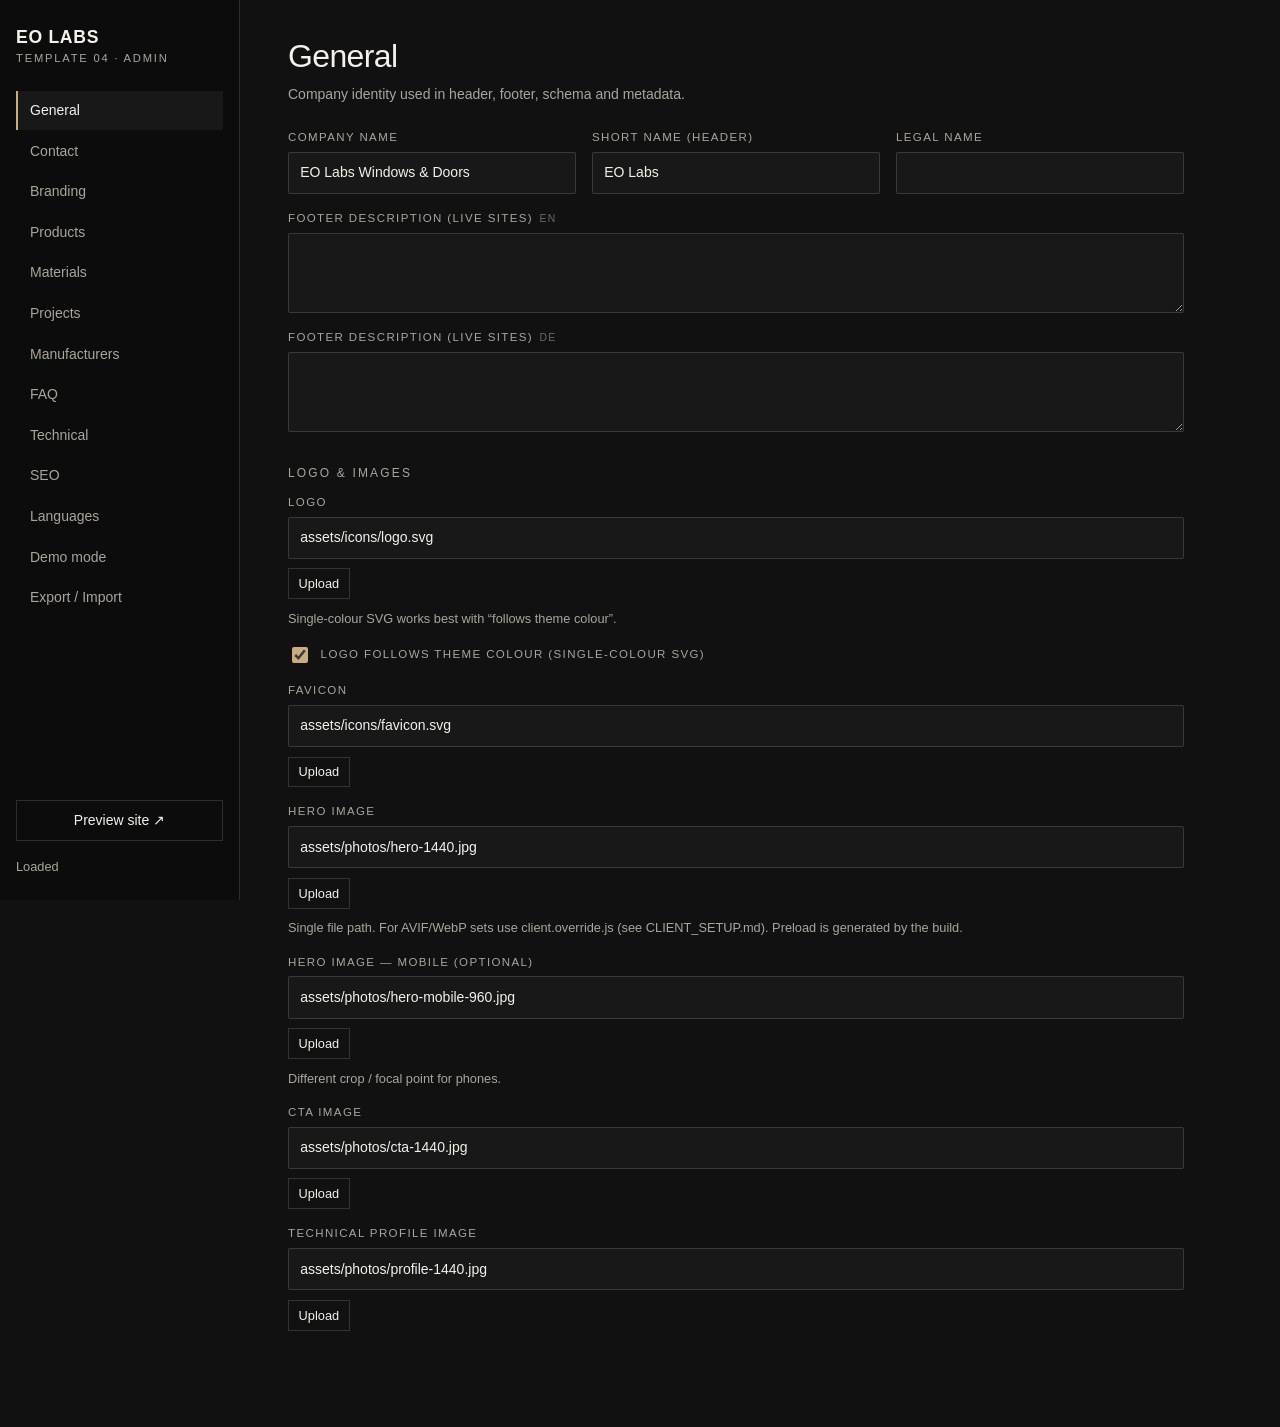
<file: admin/index.html>
<!doctype html>
<html lang="en">
<head>
  <meta charset="utf-8">
  <meta name="viewport" content="width=device-width, initial-scale=1">
  <meta name="robots" content="noindex, nofollow">
  <title>EO Labs Template 04 — Admin</title>
  <link rel="icon" href="../assets/icons/favicon.svg" type="image/svg+xml">
  <link rel="stylesheet" href="admin.css">
</head>
<body>
  <div class="shell">
    <aside class="side" aria-label="Sections">
      <div class="side__brand"><strong>EO Labs</strong><span>Template 04 · Admin</span></div>
      <nav id="nav"></nav>
      <div class="side__foot">
        <a class="btn btn--ghost" href="../index.html" target="_blank" rel="noopener">Preview site ↗</a>
        <p class="hint" id="status" role="status" aria-live="polite">Loaded</p>
      </div>
    </aside>
    <main class="main" id="panel" tabindex="-1"></main>
  </div>
  <script src="../data/client.config.js"></script>
  <script src="../data/client.override.js"></script>
  <script src="../data/options.js"></script>
  <script src="../data/translations.js"></script>
  <script src="../js/config.js"></script>
  <script src="admin.js"></script>
</body>
</html>
</file>
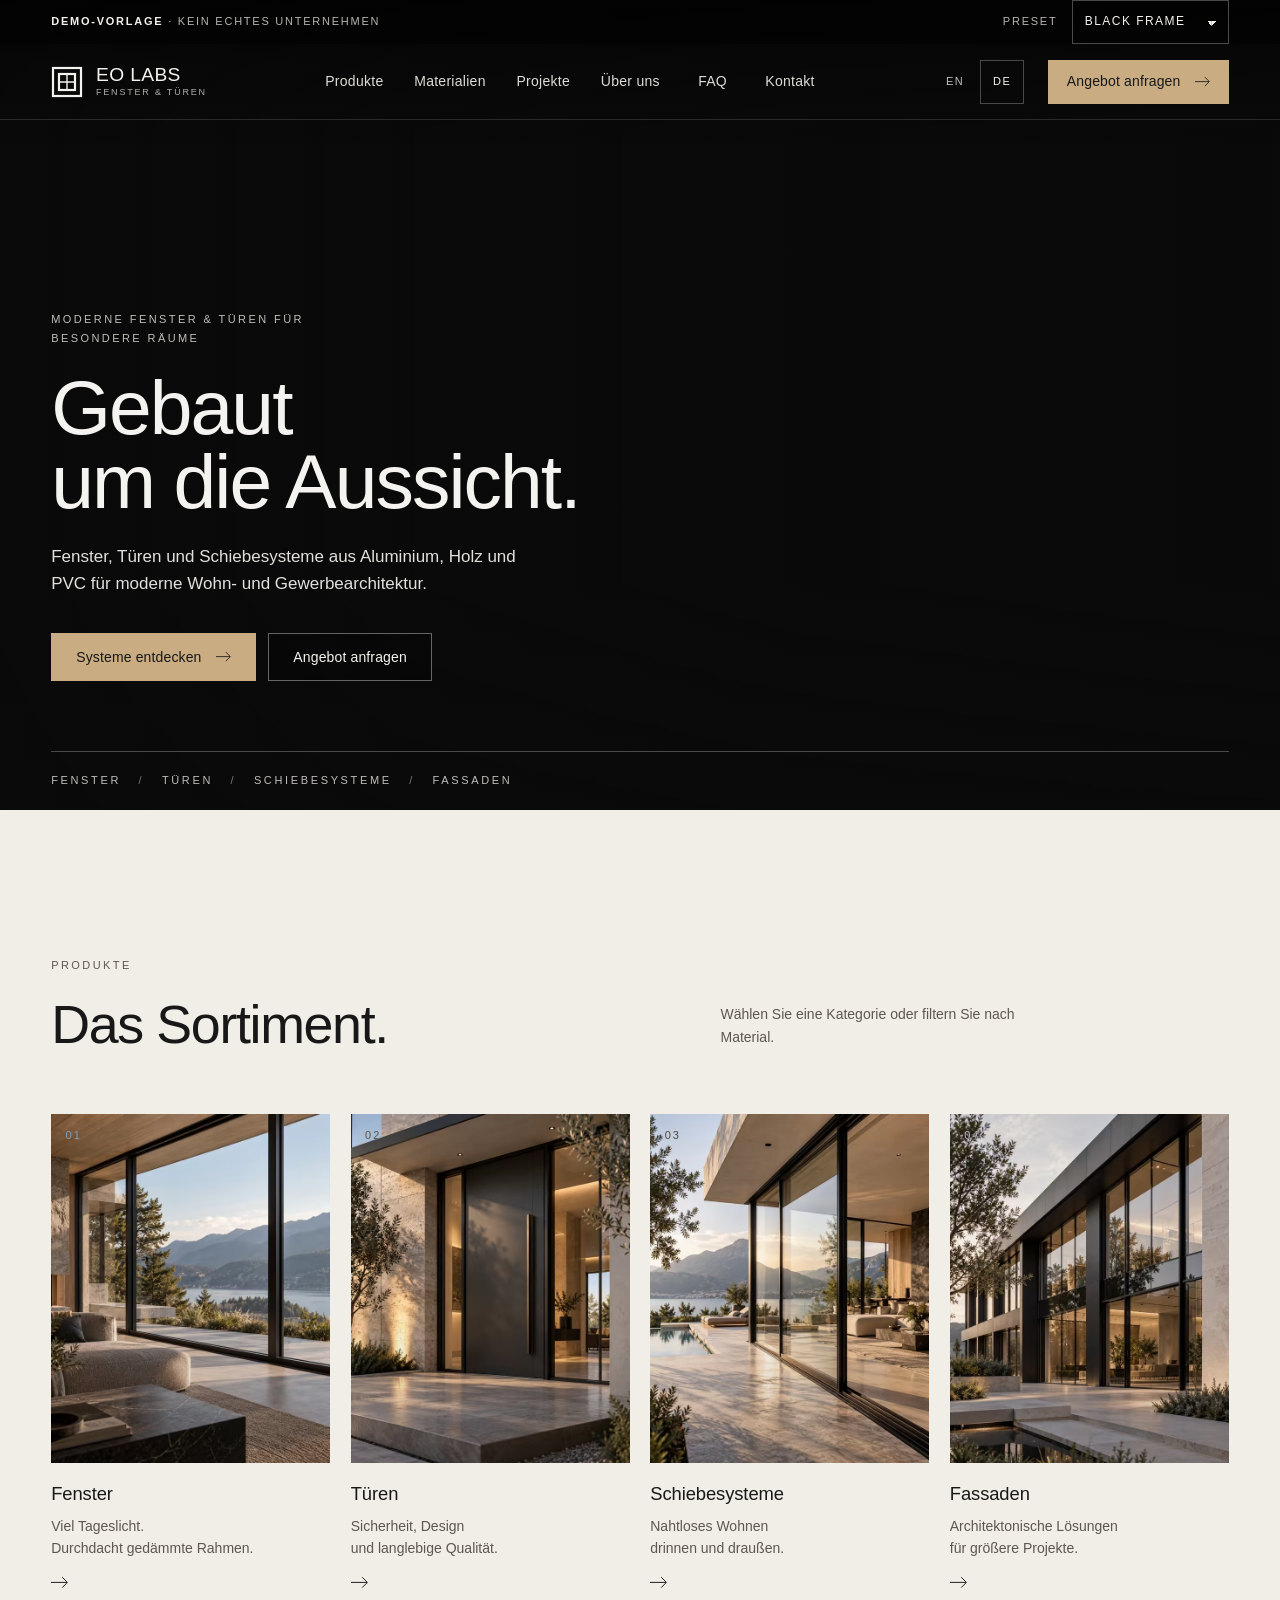
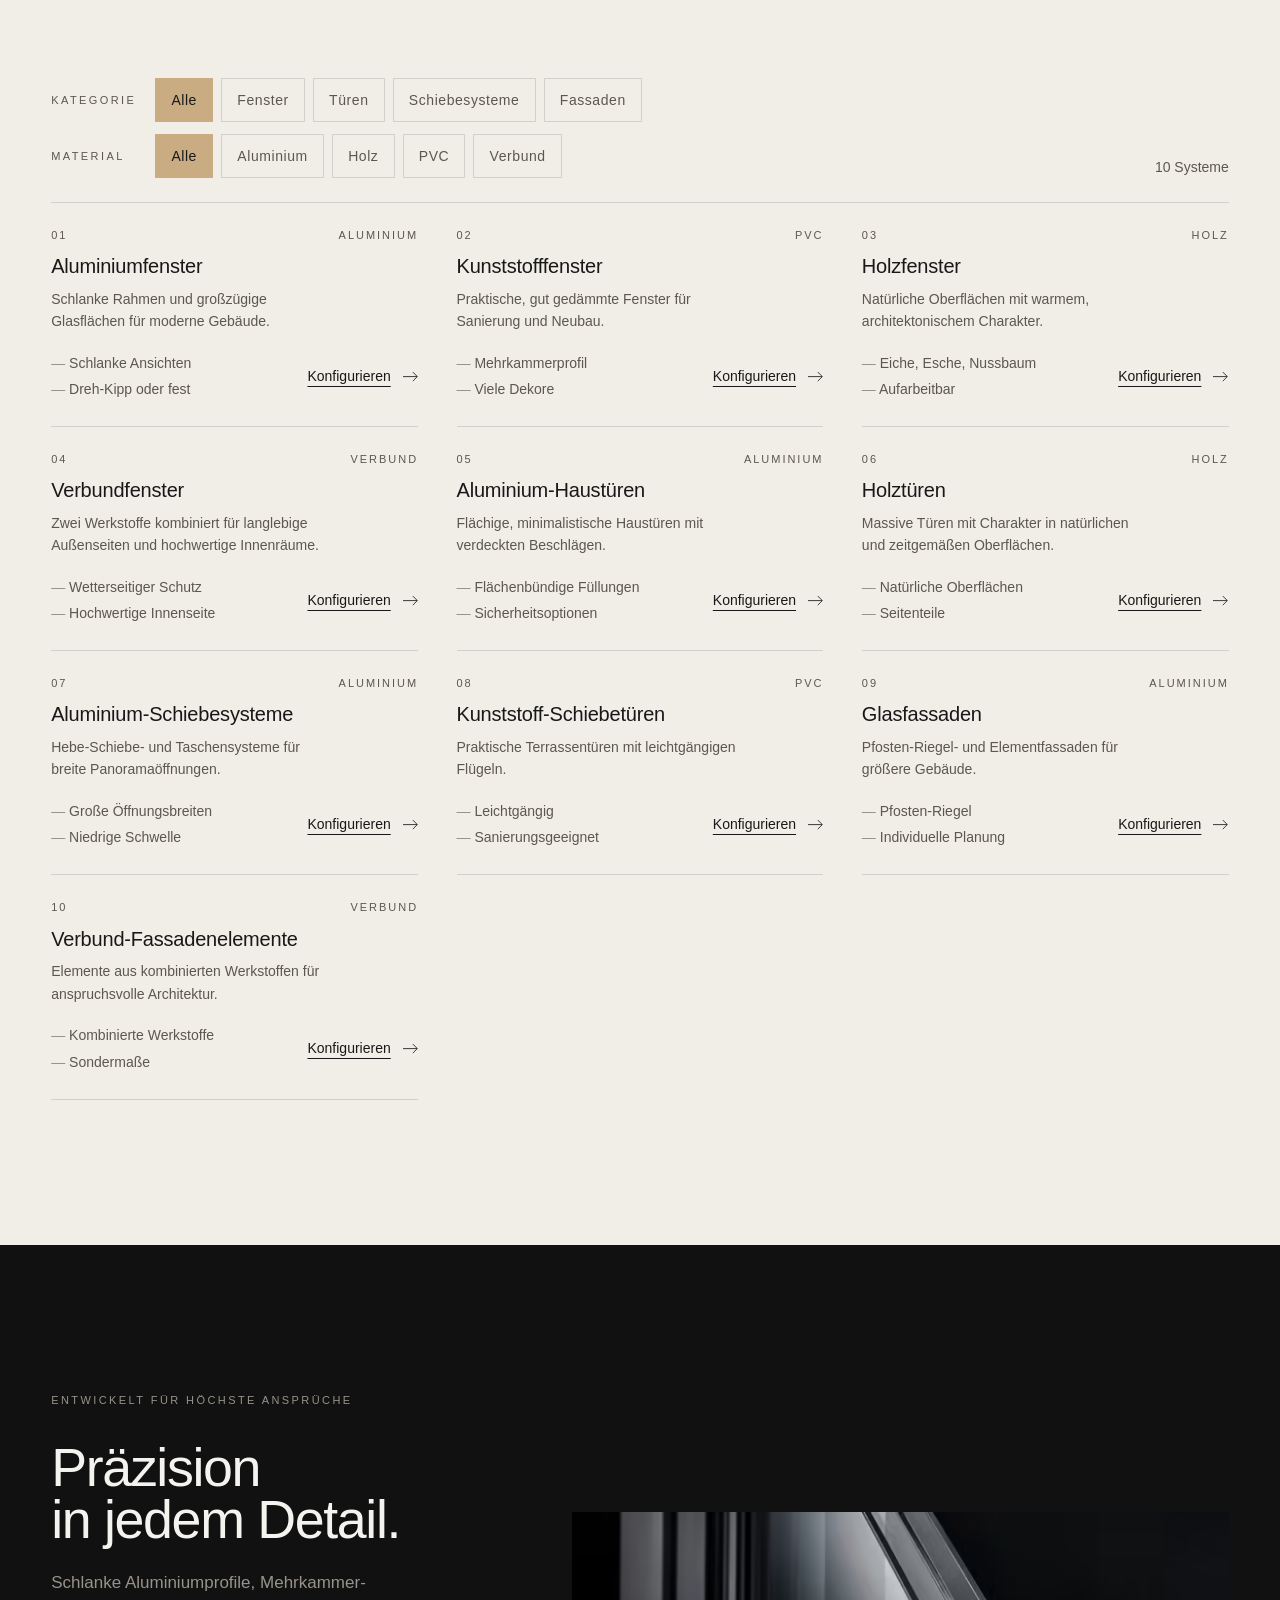
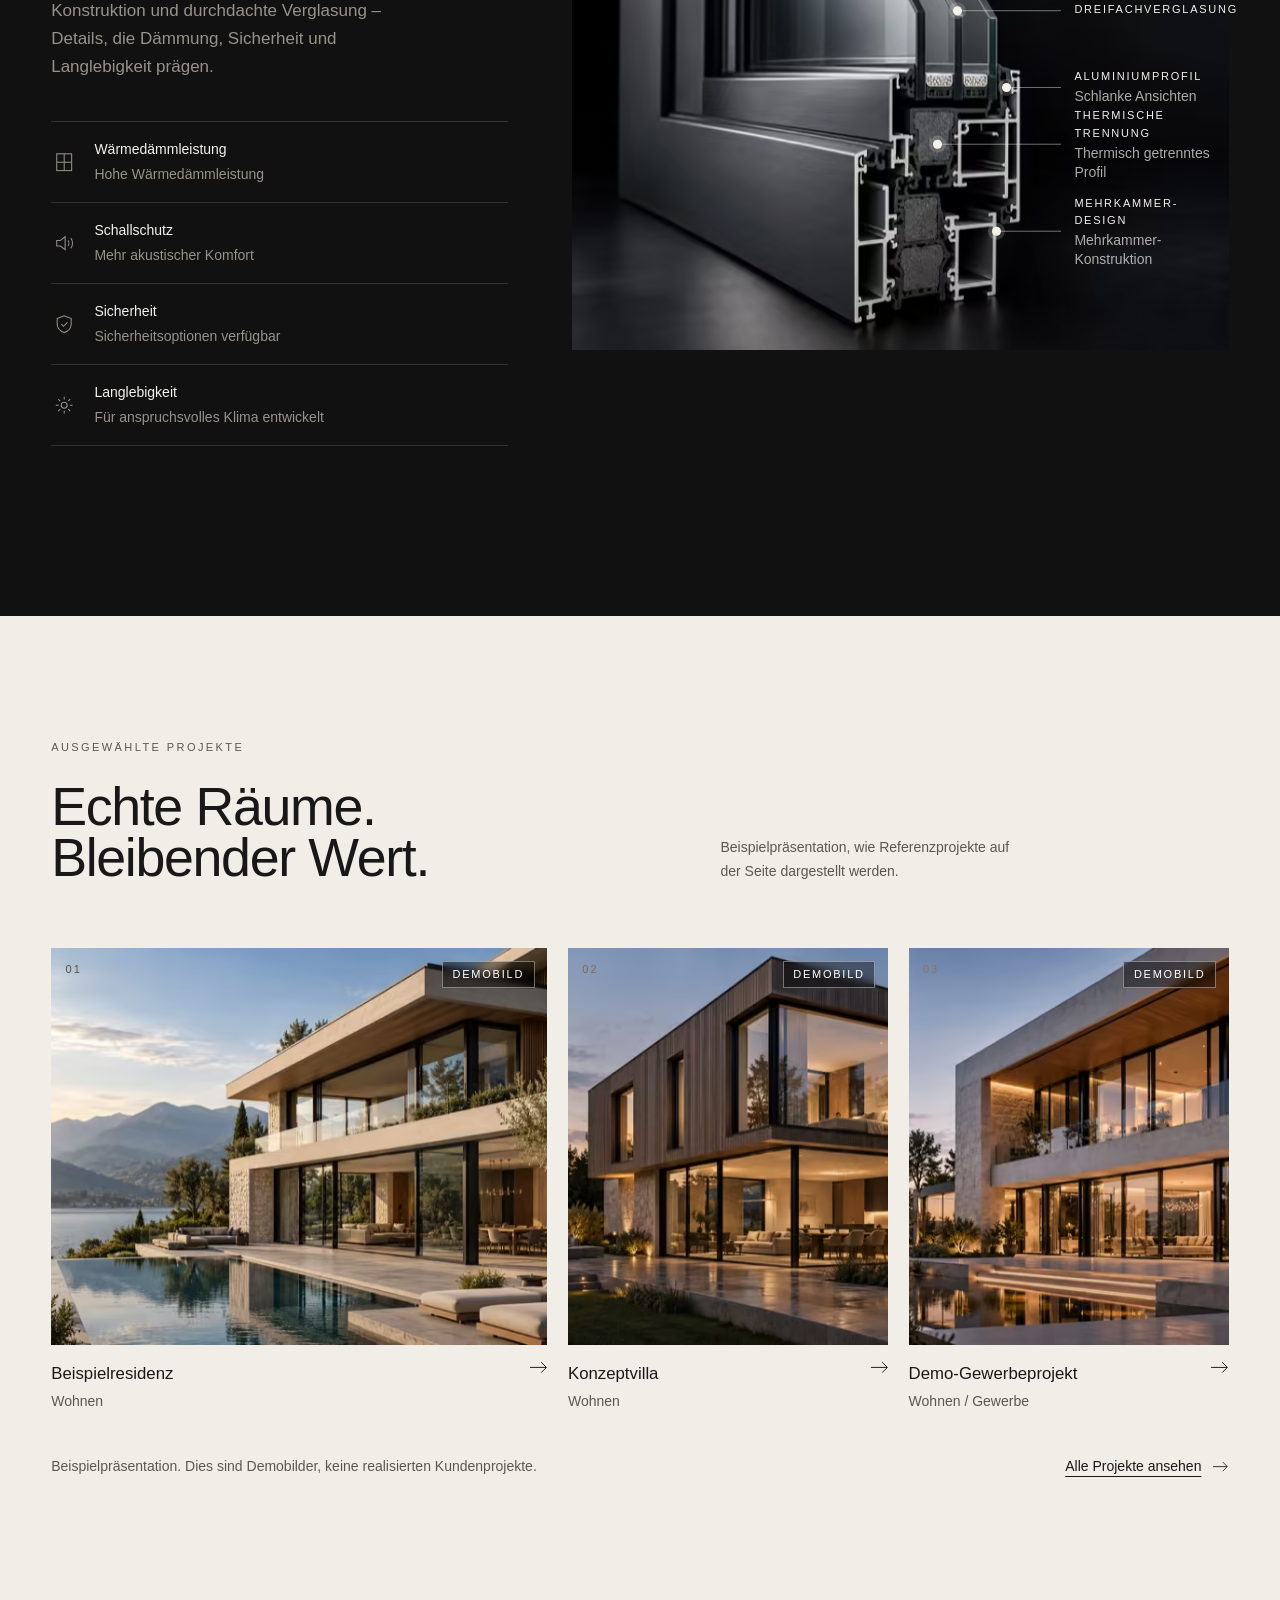
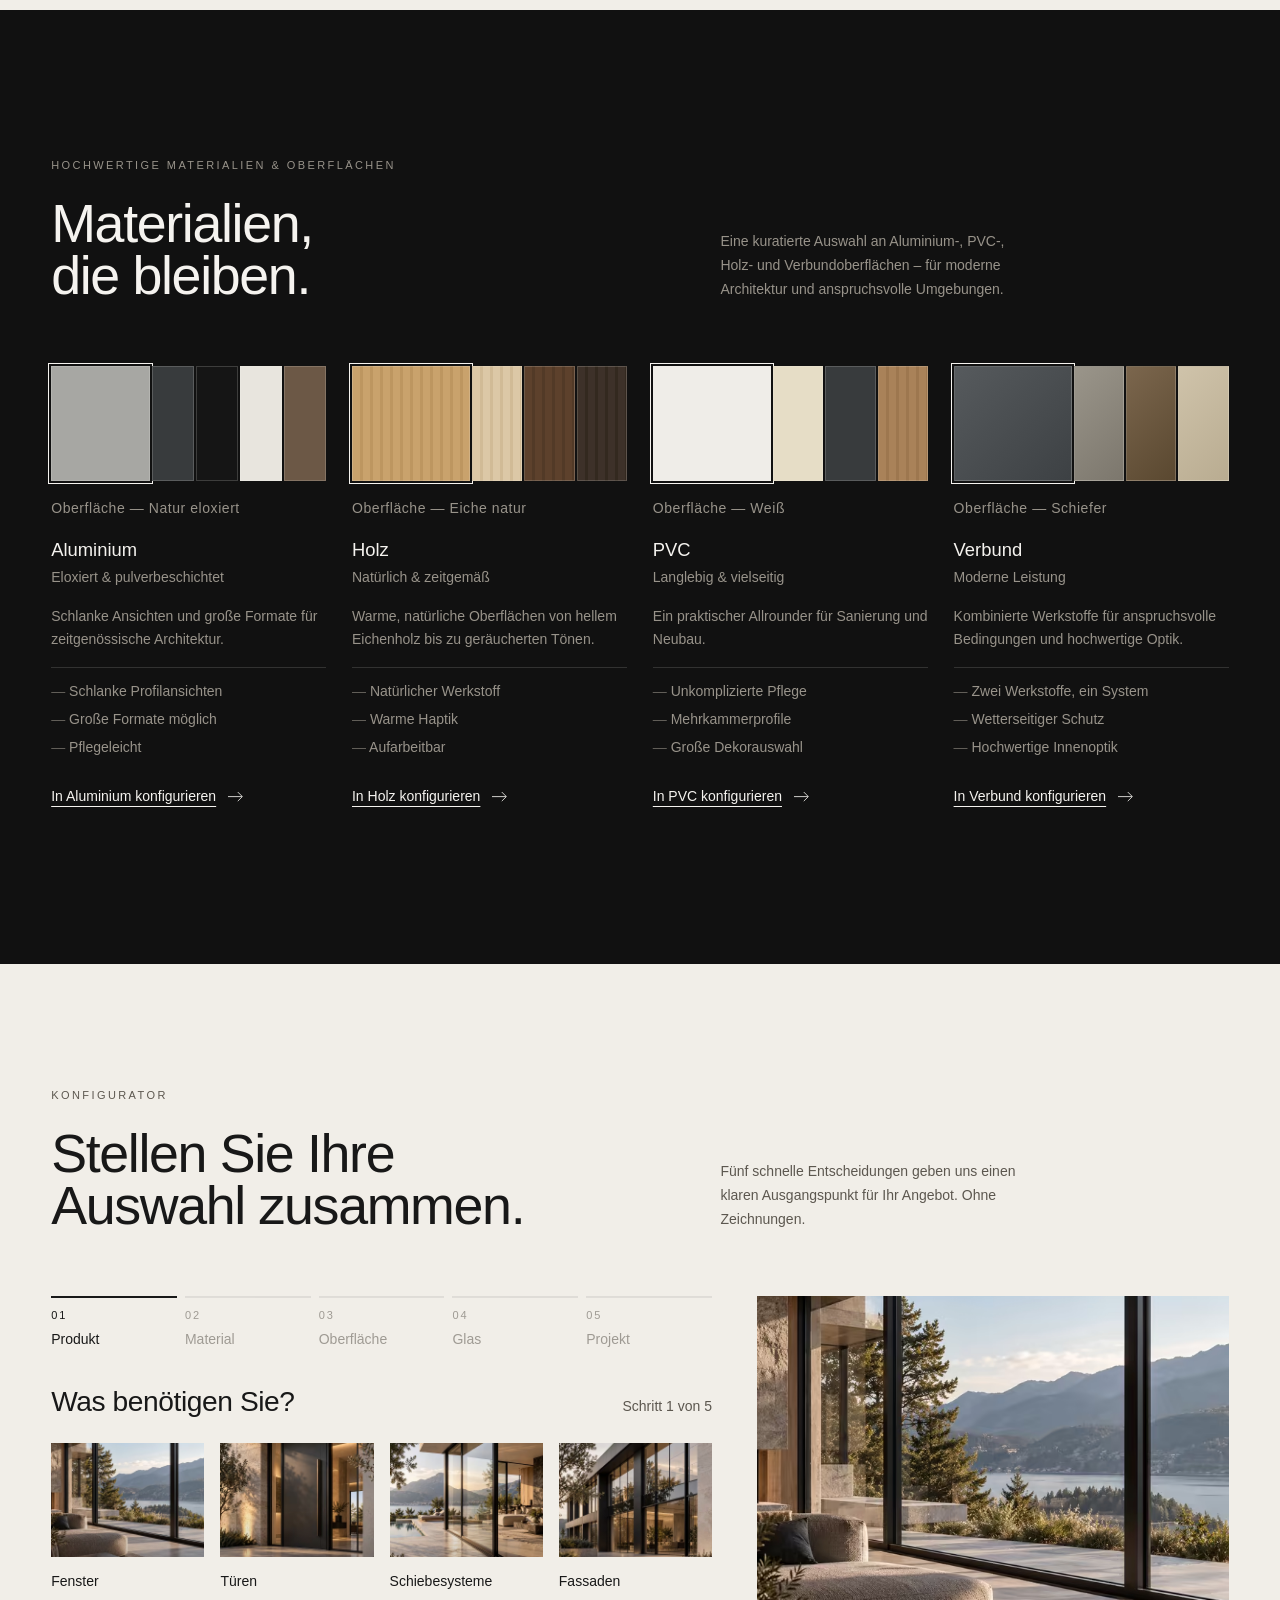
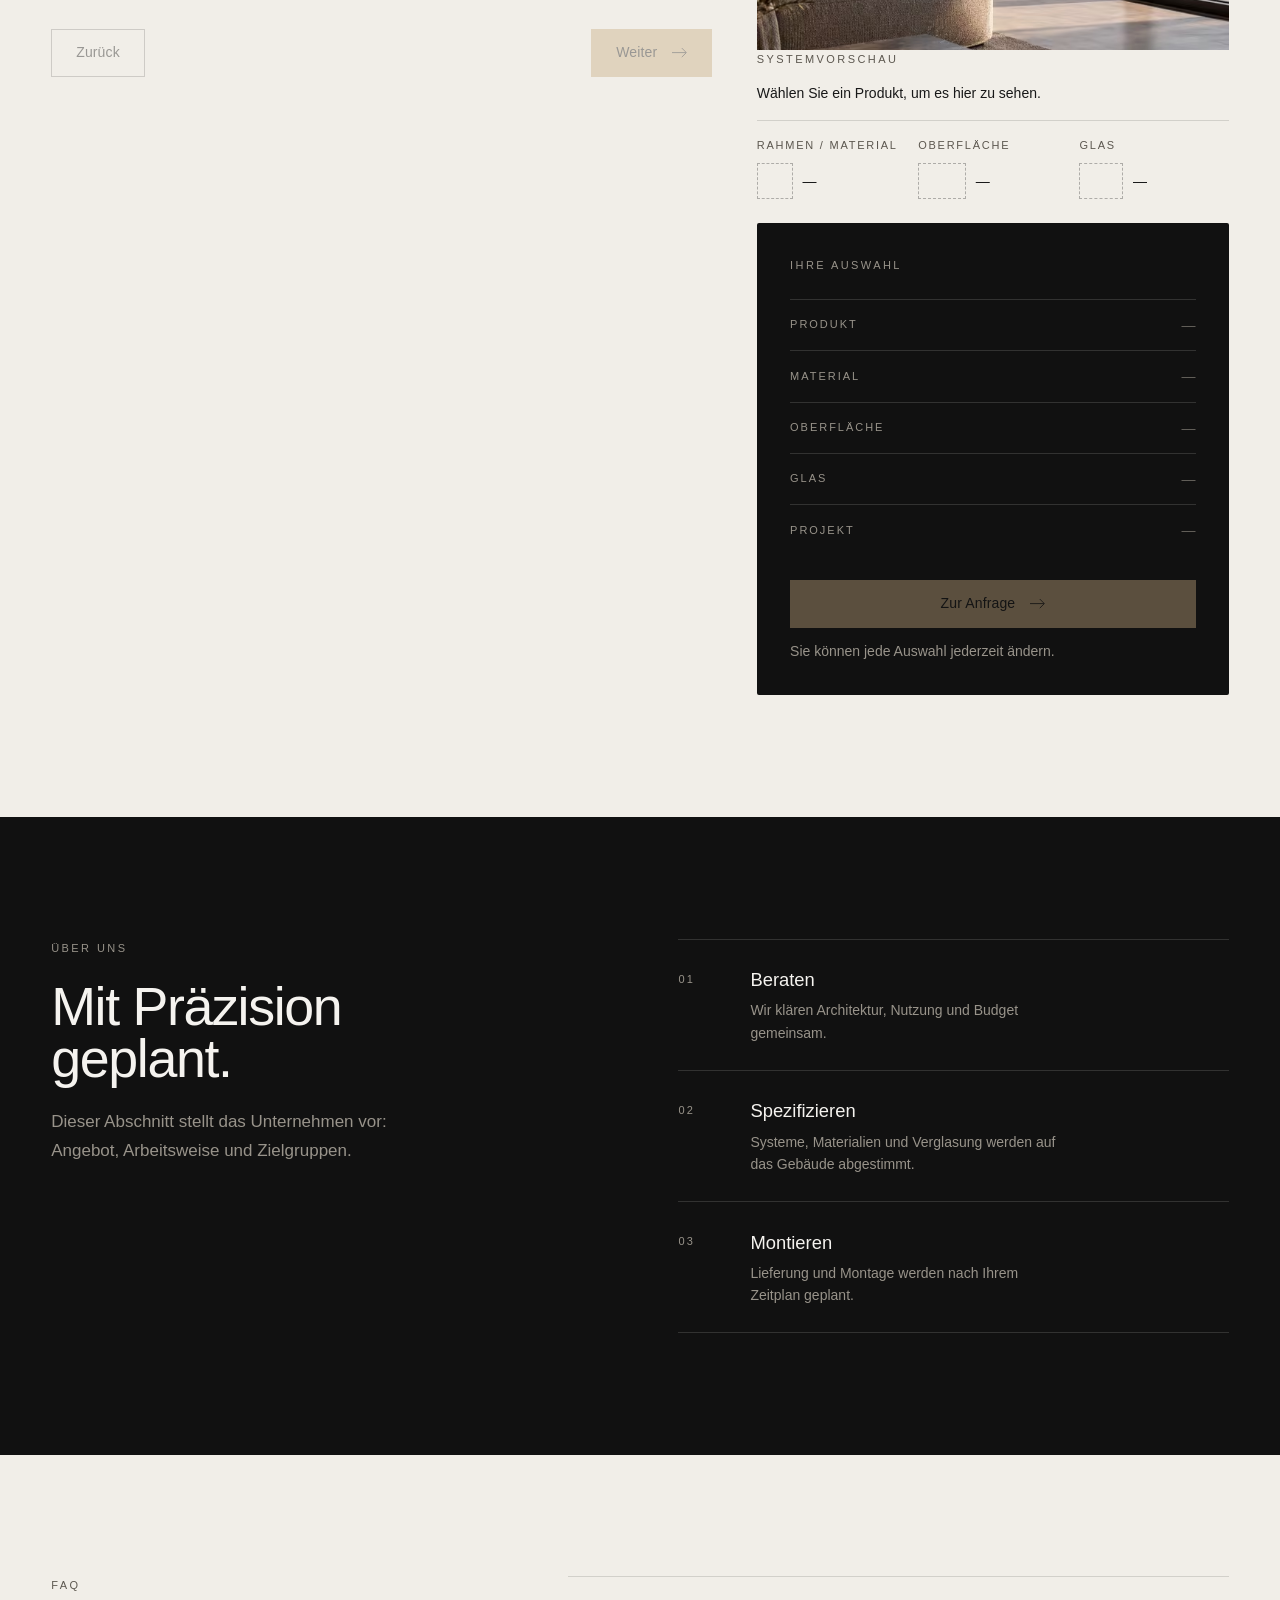
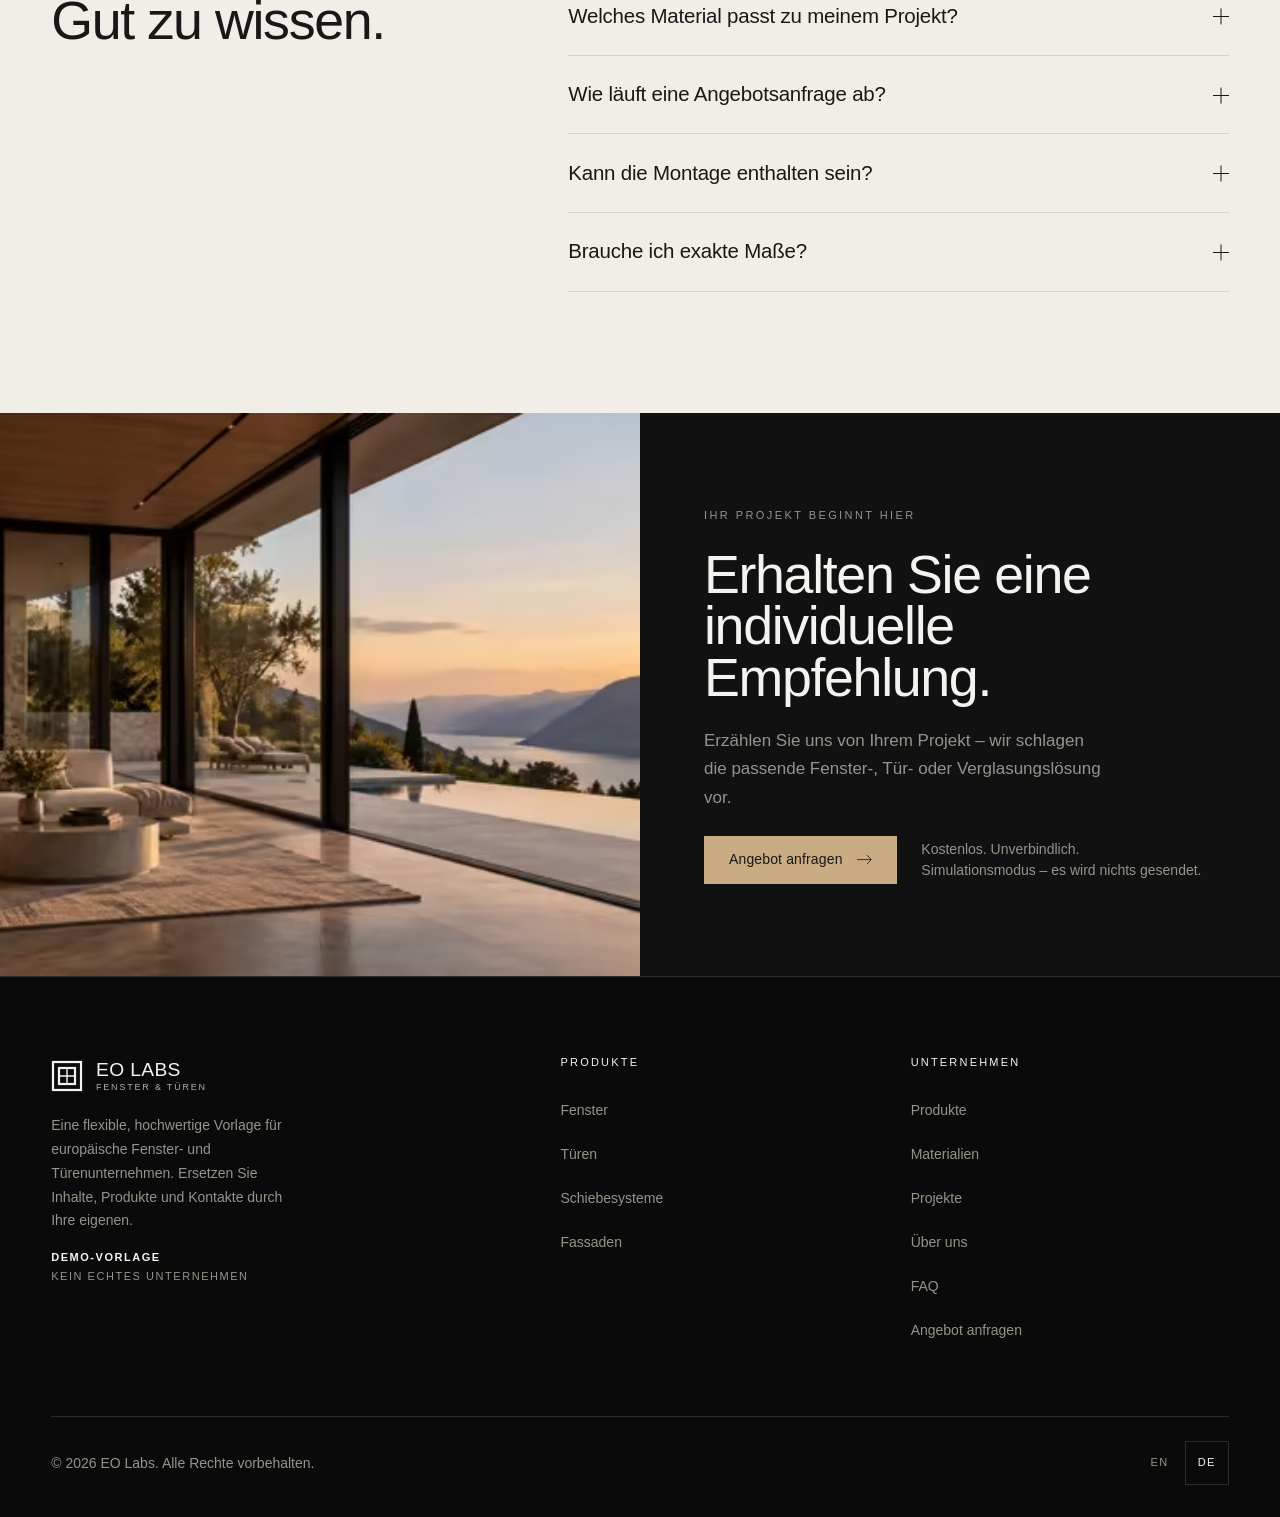
<file: de/index.html>
<!doctype html>
<html lang="de" data-preset="black-frame" data-root="../" data-hash="pxb450" data-demo="1" data-switcher="1">
<head>
  <meta charset="utf-8">
  <meta name="viewport" content="width=device-width, initial-scale=1">
  <meta name="theme-color" content="#0A0A0A">
  <title data-seo>Fenster &amp; Türen Website-Template — EO Labs Demo</title>
  <meta name="description" content="Demo einer hochwertigen Website-Vorlage für Fenster-, Türen- und Aluminiumsystem-Unternehmen. Kein echtes Unternehmen." data-seo>
  <meta name="robots" content="noindex, nofollow" data-seo>
  <link rel="canonical" href="https://eo-labs-template-04.eo-labs-template-04.workers.dev/de/" data-seo>
  <link rel="alternate" hreflang="en" href="https://eo-labs-template-04.eo-labs-template-04.workers.dev/en/" data-seo>
  <link rel="alternate" hreflang="de" href="https://eo-labs-template-04.eo-labs-template-04.workers.dev/de/" data-seo>
  <link rel="alternate" hreflang="x-default" href="https://eo-labs-template-04.eo-labs-template-04.workers.dev/en/" data-seo>
  <meta property="og:type" content="website" data-seo>
  <meta property="og:site_name" content="EO Labs Demo" data-seo>
  <meta property="og:title" content="Fenster &amp; Türen Website-Template — EO Labs Demo" data-seo>
  <meta property="og:description" content="Demo einer hochwertigen Website-Vorlage für Fenster-, Türen- und Aluminiumsystem-Unternehmen. Kein echtes Unternehmen." data-seo>
  <meta property="og:url" content="https://eo-labs-template-04.eo-labs-template-04.workers.dev/de/" data-seo>
  <meta property="og:locale" content="de_DE" data-seo>
  <meta property="og:image" content="https://eo-labs-template-04.eo-labs-template-04.workers.dev/assets/photos/hero-1440.jpg" data-seo>
  <meta property="og:image:alt" content="Moderne Villa mit Panoramaverglasung und schlanken Aluminiumrahmen" data-seo>
  <meta name="twitter:card" content="summary_large_image" data-seo>
  <meta name="twitter:title" content="Fenster &amp; Türen Website-Template — EO Labs Demo" data-seo>
  <meta name="twitter:description" content="Demo einer hochwertigen Website-Vorlage für Fenster-, Türen- und Aluminiumsystem-Unternehmen. Kein echtes Unternehmen." data-seo>
  <meta name="twitter:image" content="https://eo-labs-template-04.eo-labs-template-04.workers.dev/assets/photos/hero-1440.jpg" data-seo>
  <link rel="icon" href="../assets/icons/favicon.svg" type="image/svg+xml" data-seo>
  <script type="application/ld+json" data-seo>{"@context":"https://schema.org","@graph":[{"@type":"BreadcrumbList","itemListElement":[{"@type":"ListItem","position":1,"name":"EO Labs Windows & Doors","item":"https://eo-labs-template-04.eo-labs-template-04.workers.dev/de/"}]},{"@type":"FAQPage","mainEntity":[{"@type":"Question","name":"Welches Material passt zu meinem Projekt?","acceptedAnswer":{"@type":"Answer","text":"Das hängt von Architektur, Budget und Pflegeaufwand ab. Aluminium eignet sich für schlanke Ansichten und große Formate, Holz bringt Wärme, PVC ist ein praktischer Allrounder und Verbundlösungen vereinen mehrere Stärken. Wir vergleichen gern die Optionen für Ihr Gebäude."}},{"@type":"Question","name":"Wie läuft eine Angebotsanfrage ab?","acceptedAnswer":{"@type":"Answer","text":"Wählen Sie Produkt, Material und Projektart, ergänzen Sie ungefähre Maße und Ihren Standort und hinterlassen Sie Ihre Kontaktdaten. Sie erhalten eine individuelle Empfehlung, bevor etwas entschieden wird."}},{"@type":"Question","name":"Kann die Montage enthalten sein?","acceptedAnswer":{"@type":"Answer","text":"Im Anfrageprozess geben Sie an, ob Montage benötigt wird – so kann das Angebot Lieferung allein oder Lieferung und Montage umfassen."}},{"@type":"Question","name":"Brauche ich exakte Maße?","acceptedAnswer":{"@type":"Answer","text":"Nein. Für eine erste Empfehlung genügen ungefähre Maße. Exakte Maße werden später vor Ort oder anhand Ihrer Pläne bestätigt."}}]}]}</script>
  <link rel="preload" as="image" href="../assets/photos/hero-mobile-960.jpg" imagesrcset="../assets/photos/hero-mobile-640.avif 640w, ../assets/photos/hero-mobile-960.avif 960w" imagesizes="100vw" type="image/avif" media="(max-width: 640px)" fetchpriority="high"><link rel="preload" as="image" href="../assets/photos/hero-1440.jpg" imagesrcset="../assets/photos/hero-640.avif 640w, ../assets/photos/hero-960.avif 960w, ../assets/photos/hero-1440.avif 1440w, ../assets/photos/hero-1920.avif 1920w" imagesizes="100vw" type="image/avif" media="(min-width: 641px)" fetchpriority="high">
  <link rel="stylesheet" href="../css/variables.css">
  <link rel="stylesheet" href="../css/presets.css">
  <link rel="stylesheet" href="../css/base.css">
  <link rel="stylesheet" href="../css/layout.css">
  <link rel="stylesheet" href="../css/components.css">
  <link rel="stylesheet" href="../css/sections.css">
  <link rel="stylesheet" href="../css/responsive.css">
  <style id="brand">:root{--logo:url("../assets/icons/logo.svg")}</style>
  <script>document.documentElement.classList.add('js');(function(d){if(d.dataset.switcher){try{var p=sessionStorage.getItem('eo-t04:preset');if(p)d.dataset.preset=p}catch(e){}}})(document.documentElement)</script>
</head>
<body>
  <a class="skip-link" href="#main">Zum Inhalt springen</a>
  <div class="visually-hidden" id="liveRegion" role="status" aria-live="polite"></div>

  <header class="site-header on-photo" id="siteHeader"><div class="demo-bar" id="demoBar"><div><b>Demo-Vorlage</b> <span>· Kein echtes Unternehmen</span></div><label class="preset-select"><span class="preset-switch__label">Preset</span><select data-preset-select aria-label="Preset"><option value="black-frame" selected>Black Frame</option><option value="warm-stone">Warm Stone</option><option value="minimal-white">Minimal White</option></select></label></div>
      <div class="container header-main"><a class="brand " href="../" aria-label="EO Labs Windows &amp; Doors"><span class="brand__mark" aria-hidden="true"></span><span class="brand__text"><strong>EO Labs</strong><small>Fenster &amp; Türen</small></span></a>
        <nav class="primary-nav" aria-label="Hauptnavigation"><ul><li><a href="#products" data-nav="products">Produkte</a></li><li><a href="#materials" data-nav="materials">Materialien</a></li><li><a href="#projects" data-nav="projects">Projekte</a></li><li><a href="#about" data-nav="about">Über uns</a></li><li><a href="#faq" data-nav="faq">FAQ</a></li><li><a href="#contact" data-nav="contact">Kontakt</a></li></ul></nav>
        <div class="header-tools"><div class="lang-switch" role="group" aria-label="Sprache"><a href="../en/" hreflang="en" lang="en" data-lang="en" aria-label="English">EN</a><a href="../de/" hreflang="de" lang="de" data-lang="de" aria-current="true" aria-label="Deutsch">DE</a></div>
          <button class="btn btn--primary btn--sm" type="button" data-open-quote><span>Angebot anfragen</span><span class="arrow" aria-hidden="true"><svg viewBox="0 0 22 16" fill="none" stroke="currentColor" stroke-width="1.2" aria-hidden="true"><path d="M0 8h20M14 1.5 20.5 8 14 14.5"/></svg></span></button>
          <button class="menu-toggle" type="button" id="menuToggle" aria-expanded="false" aria-controls="mobileNav"><span class="menu-toggle__label">Menü</span></button>
        </div></div>
      <nav class="mobile-nav" id="mobileNav" aria-label="Hauptnavigation"><div class="mobile-nav__inner">
        <ul><li><a href="#products">Produkte<span class="arrow" aria-hidden="true"><svg viewBox="0 0 22 16" fill="none" stroke="currentColor" stroke-width="1.2" aria-hidden="true"><path d="M0 8h20M14 1.5 20.5 8 14 14.5"/></svg></span></a></li><li><a href="#materials">Materialien<span class="arrow" aria-hidden="true"><svg viewBox="0 0 22 16" fill="none" stroke="currentColor" stroke-width="1.2" aria-hidden="true"><path d="M0 8h20M14 1.5 20.5 8 14 14.5"/></svg></span></a></li><li><a href="#projects">Projekte<span class="arrow" aria-hidden="true"><svg viewBox="0 0 22 16" fill="none" stroke="currentColor" stroke-width="1.2" aria-hidden="true"><path d="M0 8h20M14 1.5 20.5 8 14 14.5"/></svg></span></a></li><li><a href="#about">Über uns<span class="arrow" aria-hidden="true"><svg viewBox="0 0 22 16" fill="none" stroke="currentColor" stroke-width="1.2" aria-hidden="true"><path d="M0 8h20M14 1.5 20.5 8 14 14.5"/></svg></span></a></li><li><a href="#faq">FAQ<span class="arrow" aria-hidden="true"><svg viewBox="0 0 22 16" fill="none" stroke="currentColor" stroke-width="1.2" aria-hidden="true"><path d="M0 8h20M14 1.5 20.5 8 14 14.5"/></svg></span></a></li><li><a href="#contact">Kontakt<span class="arrow" aria-hidden="true"><svg viewBox="0 0 22 16" fill="none" stroke="currentColor" stroke-width="1.2" aria-hidden="true"><path d="M0 8h20M14 1.5 20.5 8 14 14.5"/></svg></span></a></li></ul>
        <div class="mobile-nav__foot"><div class="lang-switch" role="group" aria-label="Sprache"><a href="../en/" hreflang="en" lang="en" data-lang="en" aria-label="English">EN</a><a href="../de/" hreflang="de" lang="de" data-lang="de" aria-current="true" aria-label="Deutsch">DE</a></div><button class="btn btn--primary" type="button" data-open-quote><span>Angebot anfragen</span><span class="arrow" aria-hidden="true"><svg viewBox="0 0 22 16" fill="none" stroke="currentColor" stroke-width="1.2" aria-hidden="true"><path d="M0 8h20M14 1.5 20.5 8 14 14.5"/></svg></span></button></div></div></nav></header>

  <main id="main">
<section class="hero on-photo" id="top" aria-labelledby="hero-title">
      <div class="hero__media" id="heroMedia"><picture><source media="(max-width: 640px)" type="image/avif" srcset="../assets/photos/hero-mobile-640.avif 640w, ../assets/photos/hero-mobile-960.avif 960w" sizes="100vw"><source media="(max-width: 640px)" type="image/webp" srcset="../assets/photos/hero-mobile-640.webp 640w, ../assets/photos/hero-mobile-960.webp 960w" sizes="100vw"><source media="(max-width: 640px)" srcset="../assets/photos/hero-mobile-640.jpg 640w, ../assets/photos/hero-mobile-960.jpg 960w" sizes="100vw"><source type="image/avif" srcset="../assets/photos/hero-640.avif 640w, ../assets/photos/hero-960.avif 960w, ../assets/photos/hero-1440.avif 1440w, ../assets/photos/hero-1920.avif 1920w" sizes="100vw"><source type="image/webp" srcset="../assets/photos/hero-640.webp 640w, ../assets/photos/hero-960.webp 960w, ../assets/photos/hero-1440.webp 1440w, ../assets/photos/hero-1920.webp 1920w" sizes="100vw"><img src="../assets/photos/hero-1440.jpg" srcset="../assets/photos/hero-640.jpg 640w, ../assets/photos/hero-960.jpg 960w, ../assets/photos/hero-1440.jpg 1440w, ../assets/photos/hero-1920.jpg 1920w" sizes="100vw" alt="Zweigeschossige moderne Villa mit raumhoher Verglasung in schwarzen Aluminiumprofilen und Infinity-Pool in der Dämmerung" width="1440" height="588" style="object-position:70% 50%" loading="eager" decoding="async" fetchpriority="high"></picture></div>
      <div class="container hero__inner">
        <div class="hero__content">
          <p class="eyebrow">Moderne Fenster &amp; Türen für
besondere Räume</p>
          <h1 class="display-xl" id="hero-title">Gebaut
um die Aussicht.</h1>
          <p class="hero__text">Fenster, Türen und Schiebesysteme aus Aluminium, Holz und PVC für moderne Wohn- und Gewerbearchitektur.</p>
          <div class="hero__actions">
            <a class="btn btn--primary" href="#products"><span>Systeme entdecken</span><span class="arrow" aria-hidden="true"><svg viewBox="0 0 22 16" fill="none" stroke="currentColor" stroke-width="1.2" aria-hidden="true"><path d="M0 8h20M14 1.5 20.5 8 14 14.5"/></svg></span></a>
            <button class="btn btn--ghost" type="button" data-open-quote><span>Angebot anfragen</span></button>
          </div>
        </div>
        <ul class="hero__tags"><li>Fenster</li><li>Türen</li><li>Schiebesysteme</li><li>Fassaden</li></ul>
      </div></section>
<section class="section section--lg theme-light" id="products" aria-labelledby="products-title"><div class="container">
      <div class="section-head" data-reveal><div><p class="eyebrow">Produkte</p><h2 class="display-lg" id="products-title">Das Sortiment.</h2></div>
        <p class="section-head__text">Wählen Sie eine Kategorie oder filtern Sie nach Material.</p></div>
      <div class="category-grid" id="categoryGrid" data-reveal><button type="button" class="cat hover-zoom card-link reveal-item" style="--i:0" data-category="windows"><span class="media"><picture><source type="image/avif" srcset="../assets/photos/cat-windows-640.avif 640w, ../assets/photos/cat-windows-960.avif 960w" sizes="(min-width: 961px) 24vw, (min-width: 641px) 46vw, 76vw"><source type="image/webp" srcset="../assets/photos/cat-windows-640.webp 640w, ../assets/photos/cat-windows-960.webp 960w" sizes="(min-width: 961px) 24vw, (min-width: 641px) 46vw, 76vw"><img src="../assets/photos/cat-windows-960.jpg" srcset="../assets/photos/cat-windows-640.jpg 640w, ../assets/photos/cat-windows-960.jpg 960w" sizes="(min-width: 961px) 24vw, (min-width: 641px) 46vw, 76vw" alt="Großes Festfenster mit schlankem schwarzem Rahmen und Blick auf See und Berge" width="960" height="1200" style="object-position:50% 50%" loading="lazy" decoding="async"></picture><span class="media-index" aria-hidden="true">01</span></span>
        <span class="cat__body"><span class="cat__title">Fenster</span><span class="cat__text">Viel Tageslicht.
Durchdacht gedämmte Rahmen.</span></span><span class="arrow" aria-hidden="true"><svg viewBox="0 0 22 16" fill="none" stroke="currentColor" stroke-width="1.2" aria-hidden="true"><path d="M0 8h20M14 1.5 20.5 8 14 14.5"/></svg></span></button><button type="button" class="cat hover-zoom card-link reveal-item" style="--i:1" data-category="doors"><span class="media"><picture><source type="image/avif" srcset="../assets/photos/cat-doors-640.avif 640w, ../assets/photos/cat-doors-960.avif 960w" sizes="(min-width: 961px) 24vw, (min-width: 641px) 46vw, 76vw"><source type="image/webp" srcset="../assets/photos/cat-doors-640.webp 640w, ../assets/photos/cat-doors-960.webp 960w" sizes="(min-width: 961px) 24vw, (min-width: 641px) 46vw, 76vw"><img src="../assets/photos/cat-doors-960.jpg" srcset="../assets/photos/cat-doors-640.jpg 640w, ../assets/photos/cat-doors-960.jpg 960w" sizes="(min-width: 961px) 24vw, (min-width: 641px) 46vw, 76vw" alt="Aluminium-Haustür in Anthrazit mit schmalen Glasseitenteilen in einer Steinwand" width="960" height="1200" style="object-position:50% 60%" loading="lazy" decoding="async"></picture><span class="media-index" aria-hidden="true">02</span></span>
        <span class="cat__body"><span class="cat__title">Türen</span><span class="cat__text">Sicherheit, Design
und langlebige Qualität.</span></span><span class="arrow" aria-hidden="true"><svg viewBox="0 0 22 16" fill="none" stroke="currentColor" stroke-width="1.2" aria-hidden="true"><path d="M0 8h20M14 1.5 20.5 8 14 14.5"/></svg></span></button><button type="button" class="cat hover-zoom card-link reveal-item" style="--i:2" data-category="sliding"><span class="media"><picture><source type="image/avif" srcset="../assets/photos/cat-sliding-640.avif 640w, ../assets/photos/cat-sliding-960.avif 960w" sizes="(min-width: 961px) 24vw, (min-width: 641px) 46vw, 76vw"><source type="image/webp" srcset="../assets/photos/cat-sliding-640.webp 640w, ../assets/photos/cat-sliding-960.webp 960w" sizes="(min-width: 961px) 24vw, (min-width: 641px) 46vw, 76vw"><img src="../assets/photos/cat-sliding-960.jpg" srcset="../assets/photos/cat-sliding-640.jpg 640w, ../assets/photos/cat-sliding-960.jpg 960w" sizes="(min-width: 961px) 24vw, (min-width: 641px) 46vw, 76vw" alt="Großformatige Glas-Schiebewand zur Terrasse und zum Pool" width="960" height="1200" style="object-position:50% 50%" loading="lazy" decoding="async"></picture><span class="media-index" aria-hidden="true">03</span></span>
        <span class="cat__body"><span class="cat__title">Schiebesysteme</span><span class="cat__text">Nahtloses Wohnen
drinnen und draußen.</span></span><span class="arrow" aria-hidden="true"><svg viewBox="0 0 22 16" fill="none" stroke="currentColor" stroke-width="1.2" aria-hidden="true"><path d="M0 8h20M14 1.5 20.5 8 14 14.5"/></svg></span></button><button type="button" class="cat hover-zoom card-link reveal-item" style="--i:3" data-category="facades"><span class="media"><picture><source type="image/avif" srcset="../assets/photos/cat-facades-640.avif 640w, ../assets/photos/cat-facades-960.avif 960w" sizes="(min-width: 961px) 24vw, (min-width: 641px) 46vw, 76vw"><source type="image/webp" srcset="../assets/photos/cat-facades-640.webp 640w, ../assets/photos/cat-facades-960.webp 960w" sizes="(min-width: 961px) 24vw, (min-width: 641px) 46vw, 76vw"><img src="../assets/photos/cat-facades-960.jpg" srcset="../assets/photos/cat-facades-640.jpg 640w, ../assets/photos/cat-facades-960.jpg 960w" sizes="(min-width: 961px) 24vw, (min-width: 641px) 46vw, 76vw" alt="Verglaste Fassade mit schlanken schwarzen Pfosten an einem zweigeschossigen Gebäude in der Dämmerung" width="960" height="1200" style="object-position:50% 50%" loading="lazy" decoding="async"></picture><span class="media-index" aria-hidden="true">04</span></span>
        <span class="cat__body"><span class="cat__title">Fassaden</span><span class="cat__text">Architektonische Lösungen
für größere Projekte.</span></span><span class="arrow" aria-hidden="true"><svg viewBox="0 0 22 16" fill="none" stroke="currentColor" stroke-width="1.2" aria-hidden="true"><path d="M0 8h20M14 1.5 20.5 8 14 14.5"/></svg></span></button></div>
      <div class="range" id="range" data-reveal><div class="range__head">
        <div class="range__filters">
          <div class="range__filter-row"><span class="label" id="fl-cat">Kategorie</span>
            <div class="chips" role="group" aria-labelledby="fl-cat"><button type="button" class="chip" data-filter="category:all" aria-pressed="true">Alle</button><button type="button" class="chip" data-filter="category:windows" aria-pressed="false">Fenster</button><button type="button" class="chip" data-filter="category:doors" aria-pressed="false">Türen</button><button type="button" class="chip" data-filter="category:sliding" aria-pressed="false">Schiebesysteme</button><button type="button" class="chip" data-filter="category:facades" aria-pressed="false">Fassaden</button></div></div>
          <div class="range__filter-row"><span class="label" id="fl-mat">Material</span>
            <div class="chips" role="group" aria-labelledby="fl-mat"><button type="button" class="chip" data-filter="material:all" aria-pressed="true">Alle</button><button type="button" class="chip" data-filter="material:aluminium" aria-pressed="false">Aluminium</button><button type="button" class="chip" data-filter="material:timber" aria-pressed="false">Holz</button><button type="button" class="chip" data-filter="material:pvc" aria-pressed="false">PVC</button><button type="button" class="chip" data-filter="material:composite" aria-pressed="false">Verbund</button></div></div>
        </div>
        <p class="range__count" id="rangeCount" role="status" aria-live="polite">10 Systeme</p>
      </div>
      <ul class="range-list" id="rangeList"><li class="range-item">
        <div class="range-item__meta"><span>01</span><span>Aluminium</span></div>
        <h3>Aluminiumfenster</h3>
        <p>Schlanke Rahmen und großzügige Glasflächen für moderne Gebäude.</p>
        <div class="range-item__foot">
          <ul class="range-item__features"><li>Schlanke Ansichten</li><li>Dreh-Kipp oder fest</li></ul>
          <button type="button" class="link" data-configure="aluminium-window"><span>Konfigurieren</span><span class="arrow" aria-hidden="true"><svg viewBox="0 0 22 16" fill="none" stroke="currentColor" stroke-width="1.2" aria-hidden="true"><path d="M0 8h20M14 1.5 20.5 8 14 14.5"/></svg></span></button>
        </div></li><li class="range-item">
        <div class="range-item__meta"><span>02</span><span>PVC</span></div>
        <h3>Kunststofffenster</h3>
        <p>Praktische, gut gedämmte Fenster für Sanierung und Neubau.</p>
        <div class="range-item__foot">
          <ul class="range-item__features"><li>Mehrkammerprofil</li><li>Viele Dekore</li></ul>
          <button type="button" class="link" data-configure="pvc-window"><span>Konfigurieren</span><span class="arrow" aria-hidden="true"><svg viewBox="0 0 22 16" fill="none" stroke="currentColor" stroke-width="1.2" aria-hidden="true"><path d="M0 8h20M14 1.5 20.5 8 14 14.5"/></svg></span></button>
        </div></li><li class="range-item">
        <div class="range-item__meta"><span>03</span><span>Holz</span></div>
        <h3>Holzfenster</h3>
        <p>Natürliche Oberflächen mit warmem, architektonischem Charakter.</p>
        <div class="range-item__foot">
          <ul class="range-item__features"><li>Eiche, Esche, Nussbaum</li><li>Aufarbeitbar</li></ul>
          <button type="button" class="link" data-configure="timber-window"><span>Konfigurieren</span><span class="arrow" aria-hidden="true"><svg viewBox="0 0 22 16" fill="none" stroke="currentColor" stroke-width="1.2" aria-hidden="true"><path d="M0 8h20M14 1.5 20.5 8 14 14.5"/></svg></span></button>
        </div></li><li class="range-item">
        <div class="range-item__meta"><span>04</span><span>Verbund</span></div>
        <h3>Verbundfenster</h3>
        <p>Zwei Werkstoffe kombiniert für langlebige Außenseiten und hochwertige Innenräume.</p>
        <div class="range-item__foot">
          <ul class="range-item__features"><li>Wetterseitiger Schutz</li><li>Hochwertige Innenseite</li></ul>
          <button type="button" class="link" data-configure="composite-window"><span>Konfigurieren</span><span class="arrow" aria-hidden="true"><svg viewBox="0 0 22 16" fill="none" stroke="currentColor" stroke-width="1.2" aria-hidden="true"><path d="M0 8h20M14 1.5 20.5 8 14 14.5"/></svg></span></button>
        </div></li><li class="range-item">
        <div class="range-item__meta"><span>05</span><span>Aluminium</span></div>
        <h3>Aluminium-Haustüren</h3>
        <p>Flächige, minimalistische Haustüren mit verdeckten Beschlägen.</p>
        <div class="range-item__foot">
          <ul class="range-item__features"><li>Flächenbündige Füllungen</li><li>Sicherheitsoptionen</li></ul>
          <button type="button" class="link" data-configure="aluminium-door"><span>Konfigurieren</span><span class="arrow" aria-hidden="true"><svg viewBox="0 0 22 16" fill="none" stroke="currentColor" stroke-width="1.2" aria-hidden="true"><path d="M0 8h20M14 1.5 20.5 8 14 14.5"/></svg></span></button>
        </div></li><li class="range-item">
        <div class="range-item__meta"><span>06</span><span>Holz</span></div>
        <h3>Holztüren</h3>
        <p>Massive Türen mit Charakter in natürlichen und zeitgemäßen Oberflächen.</p>
        <div class="range-item__foot">
          <ul class="range-item__features"><li>Natürliche Oberflächen</li><li>Seitenteile</li></ul>
          <button type="button" class="link" data-configure="timber-door"><span>Konfigurieren</span><span class="arrow" aria-hidden="true"><svg viewBox="0 0 22 16" fill="none" stroke="currentColor" stroke-width="1.2" aria-hidden="true"><path d="M0 8h20M14 1.5 20.5 8 14 14.5"/></svg></span></button>
        </div></li><li class="range-item">
        <div class="range-item__meta"><span>07</span><span>Aluminium</span></div>
        <h3>Aluminium-Schiebesysteme</h3>
        <p>Hebe-Schiebe- und Taschensysteme für breite Panoramaöffnungen.</p>
        <div class="range-item__foot">
          <ul class="range-item__features"><li>Große Öffnungsbreiten</li><li>Niedrige Schwelle</li></ul>
          <button type="button" class="link" data-configure="aluminium-sliding"><span>Konfigurieren</span><span class="arrow" aria-hidden="true"><svg viewBox="0 0 22 16" fill="none" stroke="currentColor" stroke-width="1.2" aria-hidden="true"><path d="M0 8h20M14 1.5 20.5 8 14 14.5"/></svg></span></button>
        </div></li><li class="range-item">
        <div class="range-item__meta"><span>08</span><span>PVC</span></div>
        <h3>Kunststoff-Schiebetüren</h3>
        <p>Praktische Terrassentüren mit leichtgängigen Flügeln.</p>
        <div class="range-item__foot">
          <ul class="range-item__features"><li>Leichtgängig</li><li>Sanierungsgeeignet</li></ul>
          <button type="button" class="link" data-configure="pvc-sliding"><span>Konfigurieren</span><span class="arrow" aria-hidden="true"><svg viewBox="0 0 22 16" fill="none" stroke="currentColor" stroke-width="1.2" aria-hidden="true"><path d="M0 8h20M14 1.5 20.5 8 14 14.5"/></svg></span></button>
        </div></li><li class="range-item">
        <div class="range-item__meta"><span>09</span><span>Aluminium</span></div>
        <h3>Glasfassaden</h3>
        <p>Pfosten-Riegel- und Elementfassaden für größere Gebäude.</p>
        <div class="range-item__foot">
          <ul class="range-item__features"><li>Pfosten-Riegel</li><li>Individuelle Planung</li></ul>
          <button type="button" class="link" data-configure="glass-facade"><span>Konfigurieren</span><span class="arrow" aria-hidden="true"><svg viewBox="0 0 22 16" fill="none" stroke="currentColor" stroke-width="1.2" aria-hidden="true"><path d="M0 8h20M14 1.5 20.5 8 14 14.5"/></svg></span></button>
        </div></li><li class="range-item">
        <div class="range-item__meta"><span>10</span><span>Verbund</span></div>
        <h3>Verbund-Fassadenelemente</h3>
        <p>Elemente aus kombinierten Werkstoffen für anspruchsvolle Architektur.</p>
        <div class="range-item__foot">
          <ul class="range-item__features"><li>Kombinierte Werkstoffe</li><li>Sondermaße</li></ul>
          <button type="button" class="link" data-configure="composite-facade"><span>Konfigurieren</span><span class="arrow" aria-hidden="true"><svg viewBox="0 0 22 16" fill="none" stroke="currentColor" stroke-width="1.2" aria-hidden="true"><path d="M0 8h20M14 1.5 20.5 8 14 14.5"/></svg></span></button>
        </div></li></ul></div></div></section>
<section class="section section--lg theme-dark precision" id="precision" aria-labelledby="precision-title"><div class="container precision__grid">
      <div class="precision__copy" data-reveal>
        <p class="eyebrow">Entwickelt für höchste Ansprüche</p>
        <h2 class="display-lg" id="precision-title">Präzision
in jedem Detail.</h2>
        <p class="lead">Schlanke Aluminiumprofile, Mehrkammer-Konstruktion und durchdachte Verglasung – Details, die Dämmung, Sicherheit und Langlebigkeit prägen.</p>
        <ul class="spec-list"><li class="spec reveal-item" style="--i:0"><span class="spec__icon"><svg viewBox="0 0 24 24" fill="none" stroke="currentColor" stroke-width="1.1" aria-hidden="true"><rect x="4" y="3" width="16" height="18"/><path d="M4 12h16M12 3v18"/></svg></span><span><span class="spec__title">Wärmedämmleistung</span><span class="spec__value">Hohe Wärmedämmleistung</span></span></li><li class="spec reveal-item" style="--i:1"><span class="spec__icon"><svg viewBox="0 0 24 24" fill="none" stroke="currentColor" stroke-width="1.1" aria-hidden="true"><path d="M4 9h4l5-4v14l-5-4H4zM16 9c1.4 1.6 1.4 4.4 0 6M19 6.5c2.6 3 2.6 8 0 11"/></svg></span><span><span class="spec__title">Schallschutz</span><span class="spec__value">Mehr akustischer Komfort</span></span></li><li class="spec reveal-item" style="--i:2"><span class="spec__icon"><svg viewBox="0 0 24 24" fill="none" stroke="currentColor" stroke-width="1.1" aria-hidden="true"><path d="M12 3 4.5 6v5.5c0 4.6 3.2 8 7.5 9.5 4.300-1.500 7.500-4.900 7.500-9.500V6zM9 12l2.200 2.200L15.500 10"/></svg></span><span><span class="spec__title">Sicherheit</span><span class="spec__value">Sicherheitsoptionen verfügbar</span></span></li><li class="spec reveal-item" style="--i:3"><span class="spec__icon"><svg viewBox="0 0 24 24" fill="none" stroke="currentColor" stroke-width="1.1" aria-hidden="true"><path d="M12 3v3M12 18v3M3 12h3M18 12h3M5.6 5.6l2.1 2.100M16.300 16.300l2.100 2.100M5.600 18.400l2.100-2.100M16.300 7.700l2.100-2.100"/><circle cx="12" cy="12" r="3.200"/></svg></span><span><span class="spec__title">Langlebigkeit</span><span class="spec__value">Für anspruchsvolles Klima entwickelt</span></span></li></ul>
      </div>
      <figure class="tech" id="tech" data-reveal><div class="tech__plate"><span class="media" style="--ratio:1440 / 960"><picture><source type="image/avif" srcset="../assets/photos/profile-640.avif 640w, ../assets/photos/profile-960.avif 960w, ../assets/photos/profile-1440.avif 1440w" sizes="(min-width: 961px) 50vw, 100vw"><source type="image/webp" srcset="../assets/photos/profile-640.webp 640w, ../assets/photos/profile-960.webp 960w, ../assets/photos/profile-1440.webp 1440w" sizes="(min-width: 961px) 50vw, 100vw"><img src="../assets/photos/profile-1440.jpg" srcset="../assets/photos/profile-640.jpg 640w, ../assets/photos/profile-960.jpg 960w, ../assets/photos/profile-1440.jpg 1440w" sizes="(min-width: 961px) 50vw, 100vw" alt="Technischer Querschnitt eines Aluminium-Fensterprofils mit Dreifachverglasung, thermischer Trennung und mehreren Kammern" width="1440" height="960" loading="lazy" decoding="async"></picture></span>
        <ol class="anno-list"><li class="anno" style="--x:58%;--y:22.5%"><span class="anno__dot" aria-hidden="true">1</span><span class="anno__line"></span><span class="anno__label"><b>Dreifachverglasung</b></span></li><li class="anno" style="--x:65.5%;--y:40%"><span class="anno__dot" aria-hidden="true">2</span><span class="anno__line"></span><span class="anno__label"><b>Aluminiumprofil</b><small>Schlanke Ansichten</small></span></li><li class="anno" style="--x:55%;--y:53%"><span class="anno__dot" aria-hidden="true">3</span><span class="anno__line"></span><span class="anno__label"><b>Thermische Trennung</b><small>Thermisch getrenntes Profil</small></span></li><li class="anno" style="--x:64%;--y:73%"><span class="anno__dot" aria-hidden="true">4</span><span class="anno__line"></span><span class="anno__label"><b>Mehrkammer-Design</b><small>Mehrkammer-Konstruktion</small></span></li></ol></div>
        <ol class="anno-legend" aria-label="Profildetails"><li><span><b>Dreifachverglasung</b></span></li><li><span><b>Aluminiumprofil</b>Schlanke Ansichten</span></li><li><span><b>Thermische Trennung</b>Thermisch getrenntes Profil</span></li><li><span><b>Mehrkammer-Design</b>Mehrkammer-Konstruktion</span></li></ol></figure>
    </div></section>
<section class="section theme-light" id="projects" aria-labelledby="projects-title"><div class="container">
      <div class="section-head" data-reveal><div><p class="eyebrow">Ausgewählte Projekte</p><h2 class="display-lg" id="projects-title">Echte Räume.
Bleibender Wert.</h2></div>
        <div class="section-head__intro"><p class="section-head__text">Beispielpräsentation, wie Referenzprojekte auf der Seite dargestellt werden.</p></div></div>
      <div class="project-grid" id="projectGrid" data-reveal><button type="button" class="project hover-zoom reveal-item" style="--i:0" data-project="sample-residence" aria-label="Projektgalerie öffnen: Beispielresidenz">
          <span class="media"><picture><source type="image/avif" srcset="../assets/photos/project-1-640.avif 640w, ../assets/photos/project-1-960.avif 960w, ../assets/photos/project-1-1440.avif 1440w" sizes="(min-width: 961px) 42vw, 76vw"><source type="image/webp" srcset="../assets/photos/project-1-640.webp 640w, ../assets/photos/project-1-960.webp 960w, ../assets/photos/project-1-1440.webp 1440w" sizes="(min-width: 961px) 42vw, 76vw"><img src="../assets/photos/project-1-1440.jpg" srcset="../assets/photos/project-1-640.jpg 640w, ../assets/photos/project-1-960.jpg 960w, ../assets/photos/project-1-1440.jpg 1440w" sizes="(min-width: 961px) 42vw, 76vw" alt="Demobild: Villa am See mit Pool und raumhoher Verglasung" width="1440" height="960" loading="lazy" decoding="async"></picture><span class="media-index" aria-hidden="true">01</span><span class="badge badge--on-media">Demobild</span></span>
          <span class="project__meta"><span><span class="project__title">Beispielresidenz</span><span class="project__sub">Wohnen</span></span><span class="arrow" aria-hidden="true"><svg viewBox="0 0 22 16" fill="none" stroke="currentColor" stroke-width="1.2" aria-hidden="true"><path d="M0 8h20M14 1.5 20.5 8 14 14.5"/></svg></span></span></button><button type="button" class="project hover-zoom reveal-item" style="--i:1" data-project="concept-villa" aria-label="Projektgalerie öffnen: Konzeptvilla">
          <span class="media"><picture><source type="image/avif" srcset="../assets/photos/project-2-640.avif 640w, ../assets/photos/project-2-960.avif 960w, ../assets/photos/project-2-1440.avif 1440w" sizes="(min-width: 961px) 27vw, 76vw"><source type="image/webp" srcset="../assets/photos/project-2-640.webp 640w, ../assets/photos/project-2-960.webp 960w, ../assets/photos/project-2-1440.webp 1440w" sizes="(min-width: 961px) 27vw, 76vw"><img src="../assets/photos/project-2-1440.jpg" srcset="../assets/photos/project-2-640.jpg 640w, ../assets/photos/project-2-960.jpg 960w, ../assets/photos/project-2-1440.jpg 1440w" sizes="(min-width: 961px) 27vw, 76vw" alt="Demobild: holzverkleidete Villa mit großer Eckverglasung in der Dämmerung" width="1440" height="960" loading="lazy" decoding="async"></picture><span class="media-index" aria-hidden="true">02</span><span class="badge badge--on-media">Demobild</span></span>
          <span class="project__meta"><span><span class="project__title">Konzeptvilla</span><span class="project__sub">Wohnen</span></span><span class="arrow" aria-hidden="true"><svg viewBox="0 0 22 16" fill="none" stroke="currentColor" stroke-width="1.2" aria-hidden="true"><path d="M0 8h20M14 1.5 20.5 8 14 14.5"/></svg></span></span></button><button type="button" class="project hover-zoom reveal-item" style="--i:2" data-project="demo-apartments" aria-label="Projektgalerie öffnen: Demo-Gewerbeprojekt">
          <span class="media"><picture><source type="image/avif" srcset="../assets/photos/project-3-640.avif 640w, ../assets/photos/project-3-960.avif 960w, ../assets/photos/project-3-1440.avif 1440w" sizes="(min-width: 961px) 27vw, 76vw"><source type="image/webp" srcset="../assets/photos/project-3-640.webp 640w, ../assets/photos/project-3-960.webp 960w, ../assets/photos/project-3-1440.webp 1440w" sizes="(min-width: 961px) 27vw, 76vw"><img src="../assets/photos/project-3-1440.jpg" srcset="../assets/photos/project-3-640.jpg 640w, ../assets/photos/project-3-960.jpg 960w, ../assets/photos/project-3-1440.jpg 1440w" sizes="(min-width: 961px) 27vw, 76vw" alt="Demobild: Wohnhaus aus Stein und Glas mit Balkonverglasung in der Dämmerung" width="1440" height="960" loading="lazy" decoding="async"></picture><span class="media-index" aria-hidden="true">03</span><span class="badge badge--on-media">Demobild</span></span>
          <span class="project__meta"><span><span class="project__title">Demo-Gewerbeprojekt</span><span class="project__sub">Wohnen / Gewerbe</span></span><span class="arrow" aria-hidden="true"><svg viewBox="0 0 22 16" fill="none" stroke="currentColor" stroke-width="1.2" aria-hidden="true"><path d="M0 8h20M14 1.5 20.5 8 14 14.5"/></svg></span></span></button></div>
      <div class="projects__foot"><p class="projects__note">Beispielpräsentation. Dies sind Demobilder, keine realisierten Kundenprojekte.</p>
        <button type="button" class="link" data-gallery-all><span>Alle Projekte ansehen</span><span class="arrow" aria-hidden="true"><svg viewBox="0 0 22 16" fill="none" stroke="currentColor" stroke-width="1.2" aria-hidden="true"><path d="M0 8h20M14 1.5 20.5 8 14 14.5"/></svg></span></button></div></div></section>
<section class="section section--lg theme-dark" id="materials" aria-labelledby="materials-title"><div class="container">
      <div class="section-head" data-reveal><div><p class="eyebrow">Hochwertige Materialien &amp; Oberflächen</p><h2 class="display-lg" id="materials-title">Materialien,
die bleiben.</h2></div>
        <p class="section-head__text">Eine kuratierte Auswahl an Aluminium-, PVC-, Holz- und Verbundoberflächen – für moderne Architektur und anspruchsvolle Umgebungen.</p></div>
      <div class="material-grid" id="materialGrid" data-reveal><article class="material reveal-item" style="--i:0">
        <div class="swatch-strip" role="group" aria-label="Oberflächen: Aluminium"><button type="button" class="swatch" style="--sw:#A7A7A3" data-swatch="aluminium:natural" aria-pressed="true" aria-label="Aluminium — Natur eloxiert" title="Natur eloxiert"></button><button type="button" class="swatch" style="--sw:#383B3D" data-swatch="aluminium:anthracite" aria-pressed="false" aria-label="Aluminium — Anthrazit" title="Anthrazit"></button><button type="button" class="swatch" style="--sw:#151515" data-swatch="aluminium:black" aria-pressed="false" aria-label="Aluminium — Tiefschwarz" title="Tiefschwarz"></button><button type="button" class="swatch" style="--sw:#E8E5DE" data-swatch="aluminium:white" aria-pressed="false" aria-label="Aluminium — Reinweiß" title="Reinweiß"></button><button type="button" class="swatch" style="--sw:#6C5846" data-swatch="aluminium:bronze" aria-pressed="false" aria-label="Aluminium — Bronze" title="Bronze"></button></div>
        <p class="material__caption" aria-live="polite">Oberfläche — Natur eloxiert</p>
        <div><h3 class="material__title">Aluminium</h3><p class="material__sub">Eloxiert &amp; pulverbeschichtet</p></div>
        <p class="material__desc">Schlanke Ansichten und große Formate für zeitgenössische Architektur.</p>
        <ul class="material__features"><li>Schlanke Profilansichten</li><li>Große Formate möglich</li><li>Pflegeleicht</li></ul>
        <button type="button" class="link" data-configure-material="aluminium"><span>In Aluminium konfigurieren</span><span class="arrow" aria-hidden="true"><svg viewBox="0 0 22 16" fill="none" stroke="currentColor" stroke-width="1.2" aria-hidden="true"><path d="M0 8h20M14 1.5 20.5 8 14 14.5"/></svg></span></button>
      </article><article class="material reveal-item" style="--i:1">
        <div class="swatch-strip" role="group" aria-label="Oberflächen: Holz"><button type="button" class="swatch" style="--sw:repeating-linear-gradient(90deg, #c9a26c 0 7px, #bd9660 7px 10px)" data-swatch="timber:oak" aria-pressed="true" aria-label="Holz — Eiche natur" title="Eiche natur"></button><button type="button" class="swatch" style="--sw:repeating-linear-gradient(90deg, #dcc8a6 0 7px, #d1bb96 7px 10px)" data-swatch="timber:ash" aria-pressed="false" aria-label="Holz — Esche hell" title="Esche hell"></button><button type="button" class="swatch" style="--sw:repeating-linear-gradient(90deg, #5d412c 0 7px, #523a27 7px 10px)" data-swatch="timber:walnut" aria-pressed="false" aria-label="Holz — Nussbaum" title="Nussbaum"></button><button type="button" class="swatch" style="--sw:repeating-linear-gradient(90deg, #3d3129 0 7px, #33291f 7px 10px)" data-swatch="timber:smoked" aria-pressed="false" aria-label="Holz — Eiche geräuchert" title="Eiche geräuchert"></button></div>
        <p class="material__caption" aria-live="polite">Oberfläche — Eiche natur</p>
        <div><h3 class="material__title">Holz</h3><p class="material__sub">Natürlich &amp; zeitgemäß</p></div>
        <p class="material__desc">Warme, natürliche Oberflächen von hellem Eichenholz bis zu geräucherten Tönen.</p>
        <ul class="material__features"><li>Natürlicher Werkstoff</li><li>Warme Haptik</li><li>Aufarbeitbar</li></ul>
        <button type="button" class="link" data-configure-material="timber"><span>In Holz konfigurieren</span><span class="arrow" aria-hidden="true"><svg viewBox="0 0 22 16" fill="none" stroke="currentColor" stroke-width="1.2" aria-hidden="true"><path d="M0 8h20M14 1.5 20.5 8 14 14.5"/></svg></span></button>
      </article><article class="material reveal-item" style="--i:2">
        <div class="swatch-strip" role="group" aria-label="Oberflächen: PVC"><button type="button" class="swatch" style="--sw:#EFEDE8" data-swatch="pvc:white" aria-pressed="true" aria-label="PVC — Weiß" title="Weiß"></button><button type="button" class="swatch" style="--sw:#e6ddc6" data-swatch="pvc:cream" aria-pressed="false" aria-label="PVC — Creme" title="Creme"></button><button type="button" class="swatch" style="--sw:#383B3D" data-swatch="pvc:anthracite" aria-pressed="false" aria-label="PVC — Anthrazit-Folie" title="Anthrazit-Folie"></button><button type="button" class="swatch" style="--sw:repeating-linear-gradient(90deg, #a98259 0 7px, #9d774f 7px 10px)" data-swatch="pvc:oak-foil" aria-pressed="false" aria-label="PVC — Eiche-Dekor" title="Eiche-Dekor"></button></div>
        <p class="material__caption" aria-live="polite">Oberfläche — Weiß</p>
        <div><h3 class="material__title">PVC</h3><p class="material__sub">Langlebig &amp; vielseitig</p></div>
        <p class="material__desc">Ein praktischer Allrounder für Sanierung und Neubau.</p>
        <ul class="material__features"><li>Unkomplizierte Pflege</li><li>Mehrkammerprofile</li><li>Große Dekorauswahl</li></ul>
        <button type="button" class="link" data-configure-material="pvc"><span>In PVC konfigurieren</span><span class="arrow" aria-hidden="true"><svg viewBox="0 0 22 16" fill="none" stroke="currentColor" stroke-width="1.2" aria-hidden="true"><path d="M0 8h20M14 1.5 20.5 8 14 14.5"/></svg></span></button>
      </article><article class="material reveal-item" style="--i:3">
        <div class="swatch-strip" role="group" aria-label="Oberflächen: Verbund"><button type="button" class="swatch" style="--sw:linear-gradient(135deg,#565a5d,#3d4144)" data-swatch="composite:slate" aria-pressed="true" aria-label="Verbund — Schiefer" title="Schiefer"></button><button type="button" class="swatch" style="--sw:linear-gradient(135deg,#9a958a,#7c776d)" data-swatch="composite:stone" aria-pressed="false" aria-label="Verbund — Stein" title="Stein"></button><button type="button" class="swatch" style="--sw:linear-gradient(135deg,#7b664d,#5a4830)" data-swatch="composite:bronze" aria-pressed="false" aria-label="Verbund — Bronze" title="Bronze"></button><button type="button" class="swatch" style="--sw:linear-gradient(135deg,#cfc3aa,#b9ac91)" data-swatch="composite:sand" aria-pressed="false" aria-label="Verbund — Sand" title="Sand"></button></div>
        <p class="material__caption" aria-live="polite">Oberfläche — Schiefer</p>
        <div><h3 class="material__title">Verbund</h3><p class="material__sub">Moderne Leistung</p></div>
        <p class="material__desc">Kombinierte Werkstoffe für anspruchsvolle Bedingungen und hochwertige Optik.</p>
        <ul class="material__features"><li>Zwei Werkstoffe, ein System</li><li>Wetterseitiger Schutz</li><li>Hochwertige Innenoptik</li></ul>
        <button type="button" class="link" data-configure-material="composite"><span>In Verbund konfigurieren</span><span class="arrow" aria-hidden="true"><svg viewBox="0 0 22 16" fill="none" stroke="currentColor" stroke-width="1.2" aria-hidden="true"><path d="M0 8h20M14 1.5 20.5 8 14 14.5"/></svg></span></button>
      </article></div></div></section>
<section class="section theme-light" id="configurator" aria-labelledby="config-title"><div class="container">
      <div class="section-head" data-reveal><div><p class="eyebrow">Konfigurator</p><h2 class="display-lg" id="config-title">Stellen Sie Ihre
Auswahl zusammen.</h2></div>
        <p class="section-head__text">Fünf schnelle Entscheidungen geben uns einen klaren Ausgangspunkt für Ihr Angebot. Ohne Zeichnungen.</p></div>
      <div class="config" id="config" data-reveal><div class="config__left">
        <ol class="stepper" id="cfgStepper" aria-label="Konfigurator"><li><button type="button" class="step" data-step="0" data-state="active" data-focus="st-product" aria-current="step" >
        <span class="num">01</span><span class="name">Produkt</span></button></li><li><button type="button" class="step" data-step="1" data-state="future" data-focus="st-material"  disabled aria-disabled="true">
        <span class="num">02</span><span class="name">Material</span></button></li><li><button type="button" class="step" data-step="2" data-state="future" data-focus="st-finish"  disabled aria-disabled="true">
        <span class="num">03</span><span class="name">Oberfläche</span></button></li><li><button type="button" class="step" data-step="3" data-state="future" data-focus="st-glass"  disabled aria-disabled="true">
        <span class="num">04</span><span class="name">Glas</span></button></li><li><button type="button" class="step" data-step="4" data-state="future" data-focus="st-projectType"  disabled aria-disabled="true">
        <span class="num">05</span><span class="name">Projekt</span></button></li></ol>
        <div class="config__stage" id="cfgStage"><div class="config__stage-head"><h3 class="config__prompt" id="cfgPrompt">Was benötigen Sie?</h3><span class="config__hint">Schritt 1 von 5</span></div><div class="opt-media-grid" role="radiogroup" aria-labelledby="cfgPrompt">
        <button type="button" class="opt-media" role="radio" aria-checked="false" tabindex="0" data-opt="product:windows" data-focus="opt-windows">
          <span class="media" style="--ratio:4 / 3"><picture><source type="image/avif" srcset="../assets/photos/cat-windows-640.avif 640w, ../assets/photos/cat-windows-960.avif 960w" sizes="(min-width: 961px) 14vw, 40vw"><source type="image/webp" srcset="../assets/photos/cat-windows-640.webp 640w, ../assets/photos/cat-windows-960.webp 960w" sizes="(min-width: 961px) 14vw, 40vw"><img src="../assets/photos/cat-windows-960.jpg" srcset="../assets/photos/cat-windows-640.jpg 640w, ../assets/photos/cat-windows-960.jpg 960w" sizes="(min-width: 961px) 14vw, 40vw" alt="" width="960" height="1200" loading="lazy" decoding="async"></picture></span><span class="opt-media__title">Fenster</span></button>
        <button type="button" class="opt-media" role="radio" aria-checked="false" tabindex="-1" data-opt="product:doors" data-focus="opt-doors">
          <span class="media" style="--ratio:4 / 3"><picture><source type="image/avif" srcset="../assets/photos/cat-doors-640.avif 640w, ../assets/photos/cat-doors-960.avif 960w" sizes="(min-width: 961px) 14vw, 40vw"><source type="image/webp" srcset="../assets/photos/cat-doors-640.webp 640w, ../assets/photos/cat-doors-960.webp 960w" sizes="(min-width: 961px) 14vw, 40vw"><img src="../assets/photos/cat-doors-960.jpg" srcset="../assets/photos/cat-doors-640.jpg 640w, ../assets/photos/cat-doors-960.jpg 960w" sizes="(min-width: 961px) 14vw, 40vw" alt="" width="960" height="1200" loading="lazy" decoding="async"></picture></span><span class="opt-media__title">Türen</span></button>
        <button type="button" class="opt-media" role="radio" aria-checked="false" tabindex="-1" data-opt="product:sliding" data-focus="opt-sliding">
          <span class="media" style="--ratio:4 / 3"><picture><source type="image/avif" srcset="../assets/photos/cat-sliding-640.avif 640w, ../assets/photos/cat-sliding-960.avif 960w" sizes="(min-width: 961px) 14vw, 40vw"><source type="image/webp" srcset="../assets/photos/cat-sliding-640.webp 640w, ../assets/photos/cat-sliding-960.webp 960w" sizes="(min-width: 961px) 14vw, 40vw"><img src="../assets/photos/cat-sliding-960.jpg" srcset="../assets/photos/cat-sliding-640.jpg 640w, ../assets/photos/cat-sliding-960.jpg 960w" sizes="(min-width: 961px) 14vw, 40vw" alt="" width="960" height="1200" loading="lazy" decoding="async"></picture></span><span class="opt-media__title">Schiebesysteme</span></button>
        <button type="button" class="opt-media" role="radio" aria-checked="false" tabindex="-1" data-opt="product:facades" data-focus="opt-facades">
          <span class="media" style="--ratio:4 / 3"><picture><source type="image/avif" srcset="../assets/photos/cat-facades-640.avif 640w, ../assets/photos/cat-facades-960.avif 960w" sizes="(min-width: 961px) 14vw, 40vw"><source type="image/webp" srcset="../assets/photos/cat-facades-640.webp 640w, ../assets/photos/cat-facades-960.webp 960w" sizes="(min-width: 961px) 14vw, 40vw"><img src="../assets/photos/cat-facades-960.jpg" srcset="../assets/photos/cat-facades-640.jpg 640w, ../assets/photos/cat-facades-960.jpg 960w" sizes="(min-width: 961px) 14vw, 40vw" alt="" width="960" height="1200" loading="lazy" decoding="async"></picture></span><span class="opt-media__title">Fassaden</span></button></div></div>
        <div class="config__nav" id="cfgNav"><button type="button" class="btn btn--ghost" data-cfg-back data-focus="back" disabled><span>Zurück</span></button>
      <button type="button" class="btn btn--primary" data-cfg-next data-focus="next" disabled><span>Weiter</span><span class="arrow" aria-hidden="true"><svg viewBox="0 0 22 16" fill="none" stroke="currentColor" stroke-width="1.2" aria-hidden="true"><path d="M0 8h20M14 1.5 20.5 8 14 14.5"/></svg></span></button></div>
      </div>
      <div class="config__right">
        <div class="config__preview preview" id="cfgPreview" aria-label="Vorschau der Auswahl"><div class="preview__frame">
        <div class="preview__layers" data-key="assets/photos/cat-windows-960.jpg|50% 50%"><div class="preview__layer is-on"><picture><source type="image/avif" srcset="../assets/photos/cat-windows-640.avif 640w, ../assets/photos/cat-windows-960.avif 960w" sizes="(min-width: 961px) 34vw, 100vw"><source type="image/webp" srcset="../assets/photos/cat-windows-640.webp 640w, ../assets/photos/cat-windows-960.webp 960w" sizes="(min-width: 961px) 34vw, 100vw"><img src="../assets/photos/cat-windows-960.jpg" srcset="../assets/photos/cat-windows-640.jpg 640w, ../assets/photos/cat-windows-960.jpg 960w" sizes="(min-width: 961px) 34vw, 100vw" alt="Großes Festfenster mit schlankem schwarzem Rahmen und Blick auf See und Berge" width="960" height="1200" style="object-position:50% 50%" loading="lazy" decoding="async"></picture></div></div>
        <div class="preview__glass" style="background:transparent"></div>
        <div class="preview__frost"></div>
        <span class="preview__finish" style="--sw:transparent" aria-hidden="true"></span>
      </div>
      <p class="preview__label label" id="cfgPreviewLabel">Systemvorschau</p>
      <p class="preview__context" hidden></p>
      <p class="preview__caption" aria-live="polite">Wählen Sie ein Produkt, um es hier zu sehen.</p>
      <div class="preview__samples" id="cfgSamples"><div class="sample"><span class="sample__label">Rahmen / Material</span><span class="sample__row"><i class="sw is-empty" style="--sw:transparent"></i><span class="sample__text"><b>—</b></span></span></div><div class="sample"><span class="sample__label">Oberfläche</span><span class="sample__row"><i class="frame-sample is-empty" style="--sw:transparent"></i><span class="sample__text"><b>—</b></span></span></div><div class="sample"><span class="sample__label">Glas</span><span class="sample__row"><i class="glass-sample is-empty" style="--ov:transparent"></i><span class="sample__text"><b>—</b></span></span></div></div></div>
        <aside class="config__summary summary theme-dark" id="cfgSummary" aria-labelledby="sumTitle"><p class="eyebrow summary__title" id="sumTitle">Ihre Auswahl</p>
      <button type="button" class="summary__toggle" data-summary-toggle aria-expanded="false" aria-controls="cfgRows"><span class="eyebrow">Ihre Auswahl</span><span class="summary__count">0 / 5</span><span class="summary__chev" aria-hidden="true"></span></button>
      <dl class="summary__rows" id="cfgRows" aria-live="polite"><div class="summary__row"><dt>Produkt</dt><dd class="is-empty"><button type="button" data-step="0" data-focus="sum-product" aria-label="Ändern: Produkt" ><span>—</span></button></dd></div><div class="summary__row"><dt>Material</dt><dd class="is-empty"><button type="button" data-step="1" data-focus="sum-material" aria-label="Ändern: Material" disabled><span>—</span></button></dd></div><div class="summary__row"><dt>Oberfläche</dt><dd class="is-empty"><button type="button" data-step="2" data-focus="sum-finish" aria-label="Ändern: Oberfläche" disabled><span>—</span></button></dd></div><div class="summary__row"><dt>Glas</dt><dd class="is-empty"><button type="button" data-step="3" data-focus="sum-glass" aria-label="Ändern: Glas" disabled><span>—</span></button></dd></div><div class="summary__row"><dt>Projekt</dt><dd class="is-empty"><button type="button" data-step="4" data-focus="sum-projectType" aria-label="Ändern: Projekt" disabled><span>—</span></button></dd></div></dl>
      <button type="button" class="btn btn--primary" data-cfg-continue data-focus="continue" disabled><span>Zur Anfrage</span><span class="arrow" aria-hidden="true"><svg viewBox="0 0 22 16" fill="none" stroke="currentColor" stroke-width="1.2" aria-hidden="true"><path d="M0 8h20M14 1.5 20.5 8 14 14.5"/></svg></span></button>
      <p class="config__hint summary__hint">Sie können jede Auswahl jederzeit ändern.</p></aside>
      </div></div></div></section>
<section class="section theme-dark" id="about" aria-labelledby="about-title"><div class="container about__grid">
      <div class="about__copy" data-reveal><p class="eyebrow">Über uns</p><h2 class="display-lg" id="about-title">Mit Präzision
geplant.</h2>
        <p class="lead">Dieser Abschnitt stellt das Unternehmen vor: Angebot, Arbeitsweise und Zielgruppen.</p></div>
      <ol class="process" id="process" data-reveal><li class="reveal-item" style="--i:0"><span class="n">01</span><div><h3>Beraten</h3><p>Wir klären Architektur, Nutzung und Budget gemeinsam.</p></div></li><li class="reveal-item" style="--i:1"><span class="n">02</span><div><h3>Spezifizieren</h3><p>Systeme, Materialien und Verglasung werden auf das Gebäude abgestimmt.</p></div></li><li class="reveal-item" style="--i:2"><span class="n">03</span><div><h3>Montieren</h3><p>Lieferung und Montage werden nach Ihrem Zeitplan geplant.</p></div></li></ol>
    </div></section>

<section class="section theme-light" id="faq" aria-labelledby="faq-title"><div class="container faq__grid">
      <div data-reveal><p class="eyebrow">FAQ</p><h2 class="display-lg" id="faq-title">Gut zu wissen.</h2></div>
      <div class="accordion" id="accordion" data-reveal><div class="accordion__item"><h3><button type="button" class="accordion__trigger" id="faq-t-materials" aria-expanded="false" aria-controls="faq-p-materials"><span>Welches Material passt zu meinem Projekt?</span><span class="accordion__icon" aria-hidden="true"></span></button></h3>
        <div class="accordion__panel" id="faq-p-materials" role="region" aria-labelledby="faq-t-materials"><div><p>Das hängt von Architektur, Budget und Pflegeaufwand ab. Aluminium eignet sich für schlanke Ansichten und große Formate, Holz bringt Wärme, PVC ist ein praktischer Allrounder und Verbundlösungen vereinen mehrere Stärken. Wir vergleichen gern die Optionen für Ihr Gebäude.</p></div></div></div><div class="accordion__item"><h3><button type="button" class="accordion__trigger" id="faq-t-quote" aria-expanded="false" aria-controls="faq-p-quote"><span>Wie läuft eine Angebotsanfrage ab?</span><span class="accordion__icon" aria-hidden="true"></span></button></h3>
        <div class="accordion__panel" id="faq-p-quote" role="region" aria-labelledby="faq-t-quote"><div><p>Wählen Sie Produkt, Material und Projektart, ergänzen Sie ungefähre Maße und Ihren Standort und hinterlassen Sie Ihre Kontaktdaten. Sie erhalten eine individuelle Empfehlung, bevor etwas entschieden wird.</p></div></div></div><div class="accordion__item"><h3><button type="button" class="accordion__trigger" id="faq-t-installation" aria-expanded="false" aria-controls="faq-p-installation"><span>Kann die Montage enthalten sein?</span><span class="accordion__icon" aria-hidden="true"></span></button></h3>
        <div class="accordion__panel" id="faq-p-installation" role="region" aria-labelledby="faq-t-installation"><div><p>Im Anfrageprozess geben Sie an, ob Montage benötigt wird – so kann das Angebot Lieferung allein oder Lieferung und Montage umfassen.</p></div></div></div><div class="accordion__item"><h3><button type="button" class="accordion__trigger" id="faq-t-sizes" aria-expanded="false" aria-controls="faq-p-sizes"><span>Brauche ich exakte Maße?</span><span class="accordion__icon" aria-hidden="true"></span></button></h3>
        <div class="accordion__panel" id="faq-p-sizes" role="region" aria-labelledby="faq-t-sizes"><div><p>Nein. Für eine erste Empfehlung genügen ungefähre Maße. Exakte Maße werden später vor Ort oder anhand Ihrer Pläne bestätigt.</p></div></div></div></div>
    </div></section>
<section class="cta" id="cta" aria-labelledby="cta-title">
      <div class="cta__media"><picture><source type="image/avif" srcset="../assets/photos/cta-640.avif 640w, ../assets/photos/cta-960.avif 960w, ../assets/photos/cta-1440.avif 1440w" sizes="(min-width: 961px) 50vw, 100vw"><source type="image/webp" srcset="../assets/photos/cta-640.webp 640w, ../assets/photos/cta-960.webp 960w, ../assets/photos/cta-1440.webp 1440w" sizes="(min-width: 961px) 50vw, 100vw"><img src="../assets/photos/cta-1440.jpg" srcset="../assets/photos/cta-640.jpg 640w, ../assets/photos/cta-960.jpg 960w, ../assets/photos/cta-1440.jpg 1440w" sizes="(min-width: 961px) 50vw, 100vw" alt="Wohnraum mit Loungesessel vor einer raumhohen Glaswand mit Seeblick" width="1440" height="720" loading="lazy" decoding="async"></picture></div>
      <div class="cta__panel theme-dark" data-reveal>
        <p class="eyebrow">Ihr Projekt beginnt hier</p><h2 class="display-lg" id="cta-title">Erhalten Sie eine
individuelle Empfehlung.</h2>
        <p class="lead">Erzählen Sie uns von Ihrem Projekt – wir schlagen die passende Fenster-, Tür- oder Verglasungslösung vor.</p>
        <div class="cta__row"><button class="btn btn--primary" type="button" data-open-quote><span>Angebot anfragen</span><span class="arrow" aria-hidden="true"><svg viewBox="0 0 22 16" fill="none" stroke="currentColor" stroke-width="1.2" aria-hidden="true"><path d="M0 8h20M14 1.5 20.5 8 14 14.5"/></svg></span></button>
          <p class="cta__note">Kostenlos. Unverbindlich.<br>Simulationsmodus – es wird nichts gesendet.</p></div></div></section>
  </main>

  <footer class="site-footer theme-black" id="contact"><div class="container"><div class="footer__grid">
        <div class="footer__brand"><a class="brand " href="../" aria-label="EO Labs Windows &amp; Doors"><span class="brand__mark" aria-hidden="true"></span><span class="brand__text"><strong>EO Labs</strong><small>Fenster &amp; Türen</small></span></a><p>Eine flexible, hochwertige Vorlage für europäische Fenster- und Türenunternehmen. Ersetzen Sie Inhalte, Produkte und Kontakte durch Ihre eigenen.</p><span class="footer__demo"><b>Demo-Vorlage</b>Kein echtes Unternehmen</span></div>
        <div class="footer__col"><h2>Produkte</h2><ul><li><a href="#products" data-category="windows">Fenster</a></li><li><a href="#products" data-category="doors">Türen</a></li><li><a href="#products" data-category="sliding">Schiebesysteme</a></li><li><a href="#products" data-category="facades">Fassaden</a></li></ul></div>
        <div class="footer__col"><h2>Unternehmen</h2><ul><li><a href="#products">Produkte</a></li><li><a href="#materials">Materialien</a></li><li><a href="#projects">Projekte</a></li><li><a href="#about">Über uns</a></li><li><a href="#faq">FAQ</a></li><li><a href="#contact" data-open-quote>Angebot anfragen</a></li></ul></div>
        
        
      </div>
      <div class="footer__bottom"><p>© 2026 EO Labs. Alle Rechte vorbehalten.</p><div class="lang-switch" role="group" aria-label="Sprache"><a href="../en/" hreflang="en" lang="en" data-lang="en" aria-label="English">EN</a><a href="../de/" hreflang="de" lang="de" data-lang="de" aria-current="true" aria-label="Deutsch">DE</a></div></div></div></footer>

  <dialog class="gallery" id="galleryDialog" aria-label="Project gallery">
    <div class="gallery__inner" id="galleryInner"></div>
  </dialog>

  <dialog class="quote" id="quoteDialog" aria-labelledby="quoteTitle">
    <div class="quote__panel theme-dark" id="quotePanel"></div>
  </dialog>

  <script src="../data/client.config.js" defer></script>
  <script src="../data/client.override.js" defer></script>
  <script src="../data/options.js" defer></script>
  <script src="../data/translations.js" defer></script>
  <script src="../js/config.js" defer></script>
  <script src="../js/i18n.js" defer></script>
  <script src="../js/templates.js" defer></script>
  <script src="../js/configurator.js" defer></script>
  <script src="../js/seo.js" defer></script>
  <script src="../js/gallery.js" defer></script>
  <script src="../js/quote.js" defer></script>
  <script src="../js/app.js" defer></script>
</body>
</html>
</file>
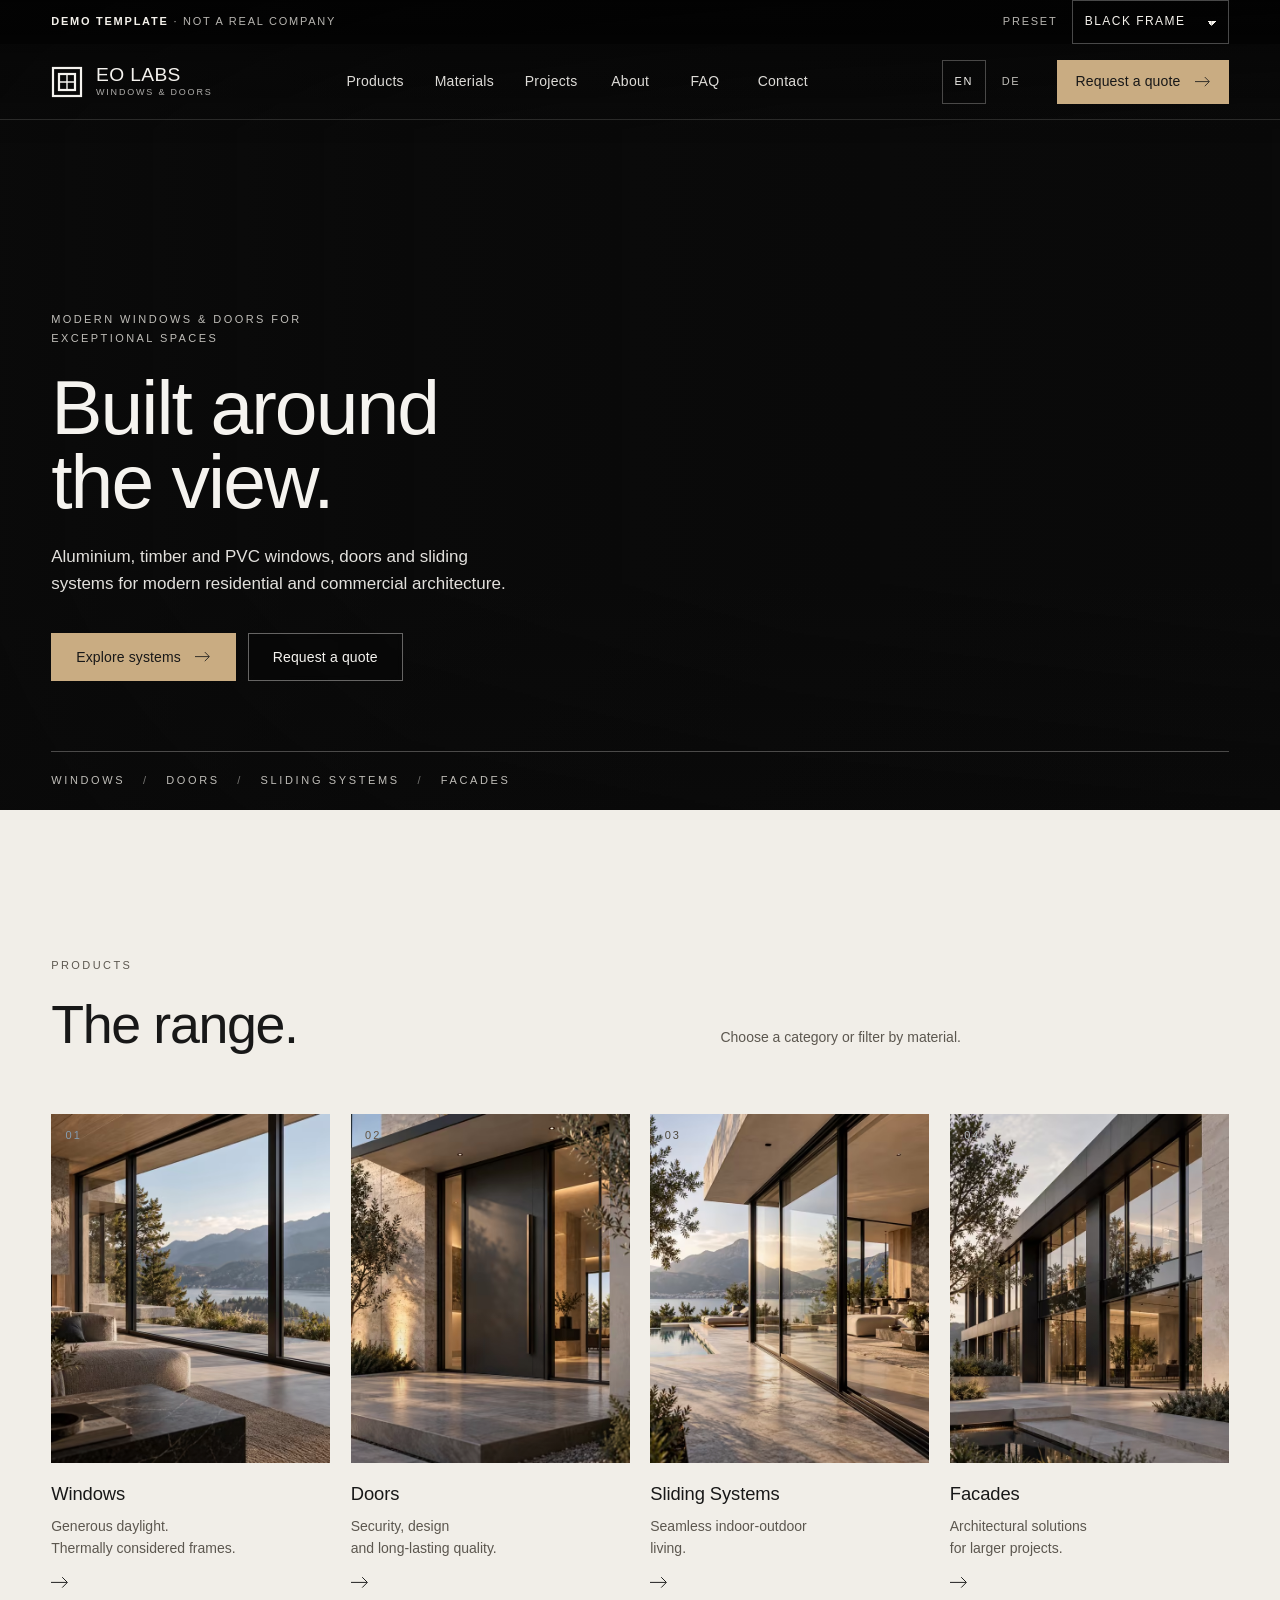
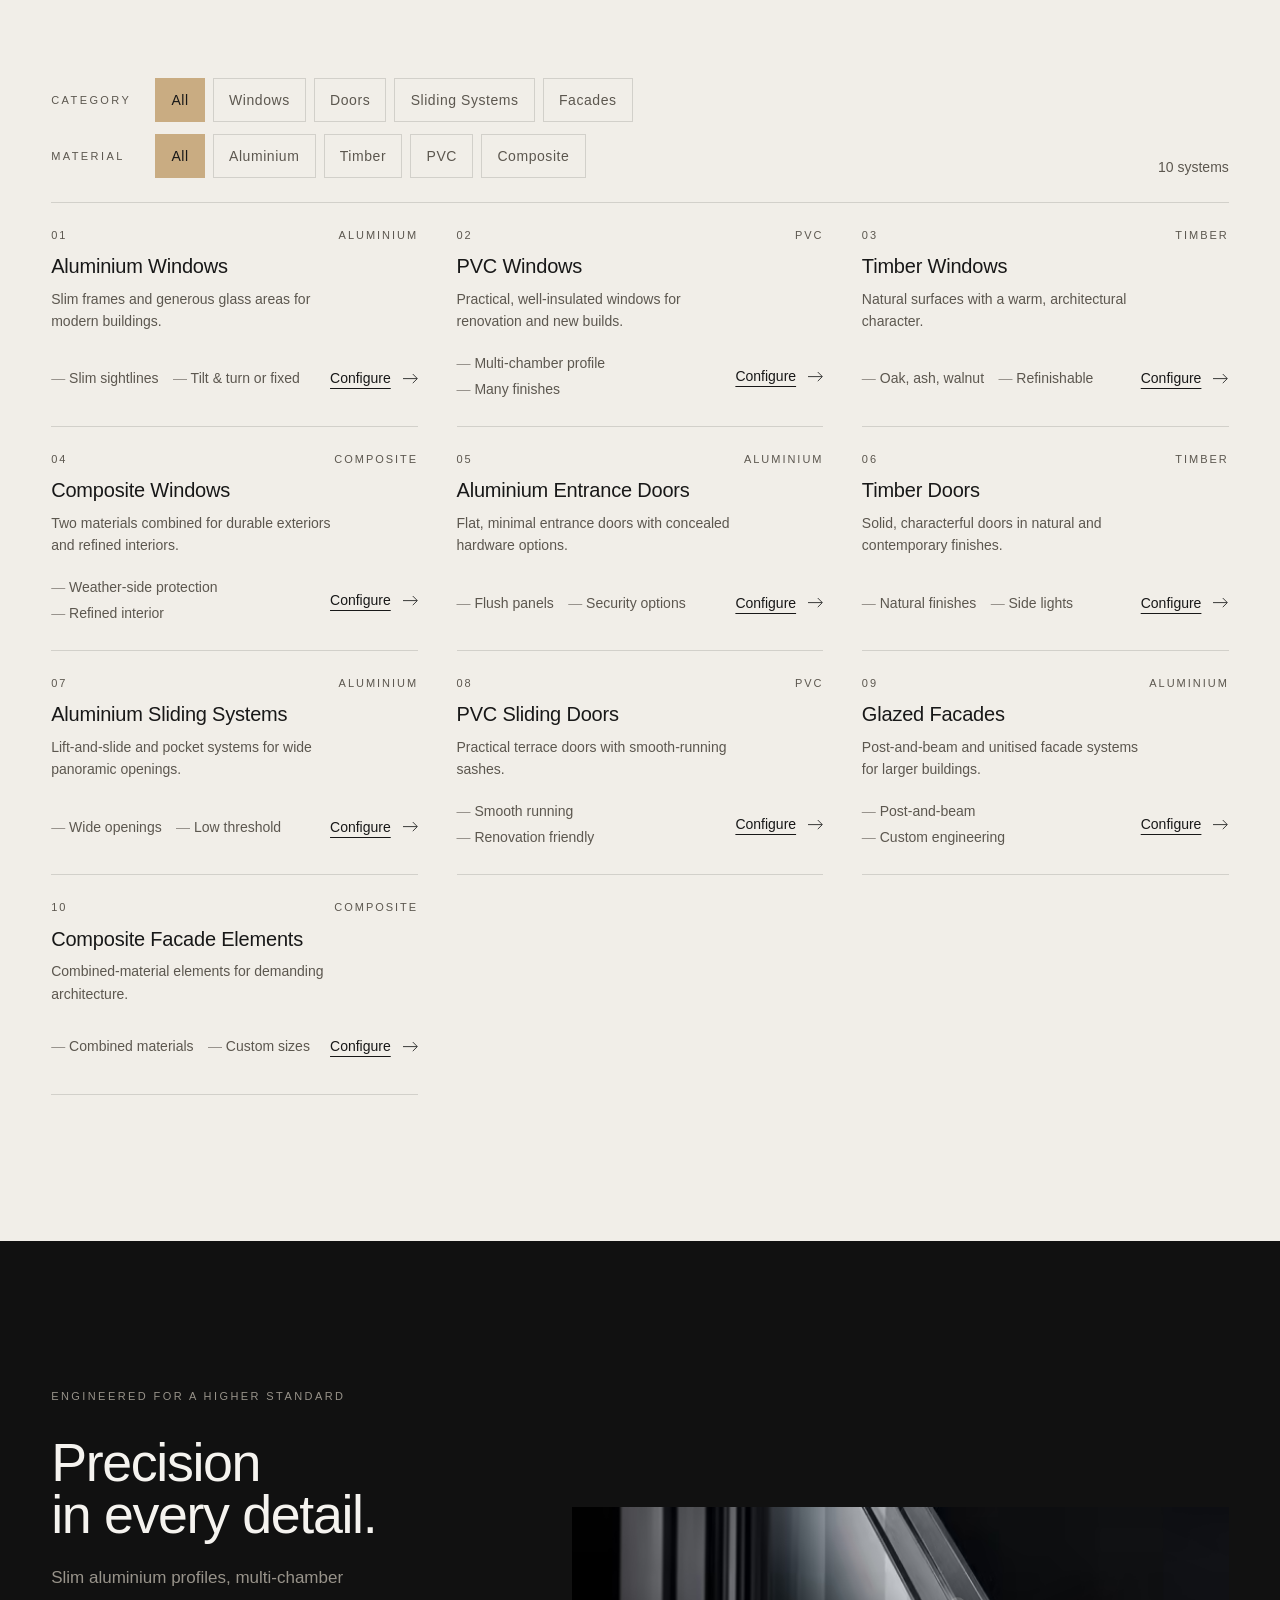
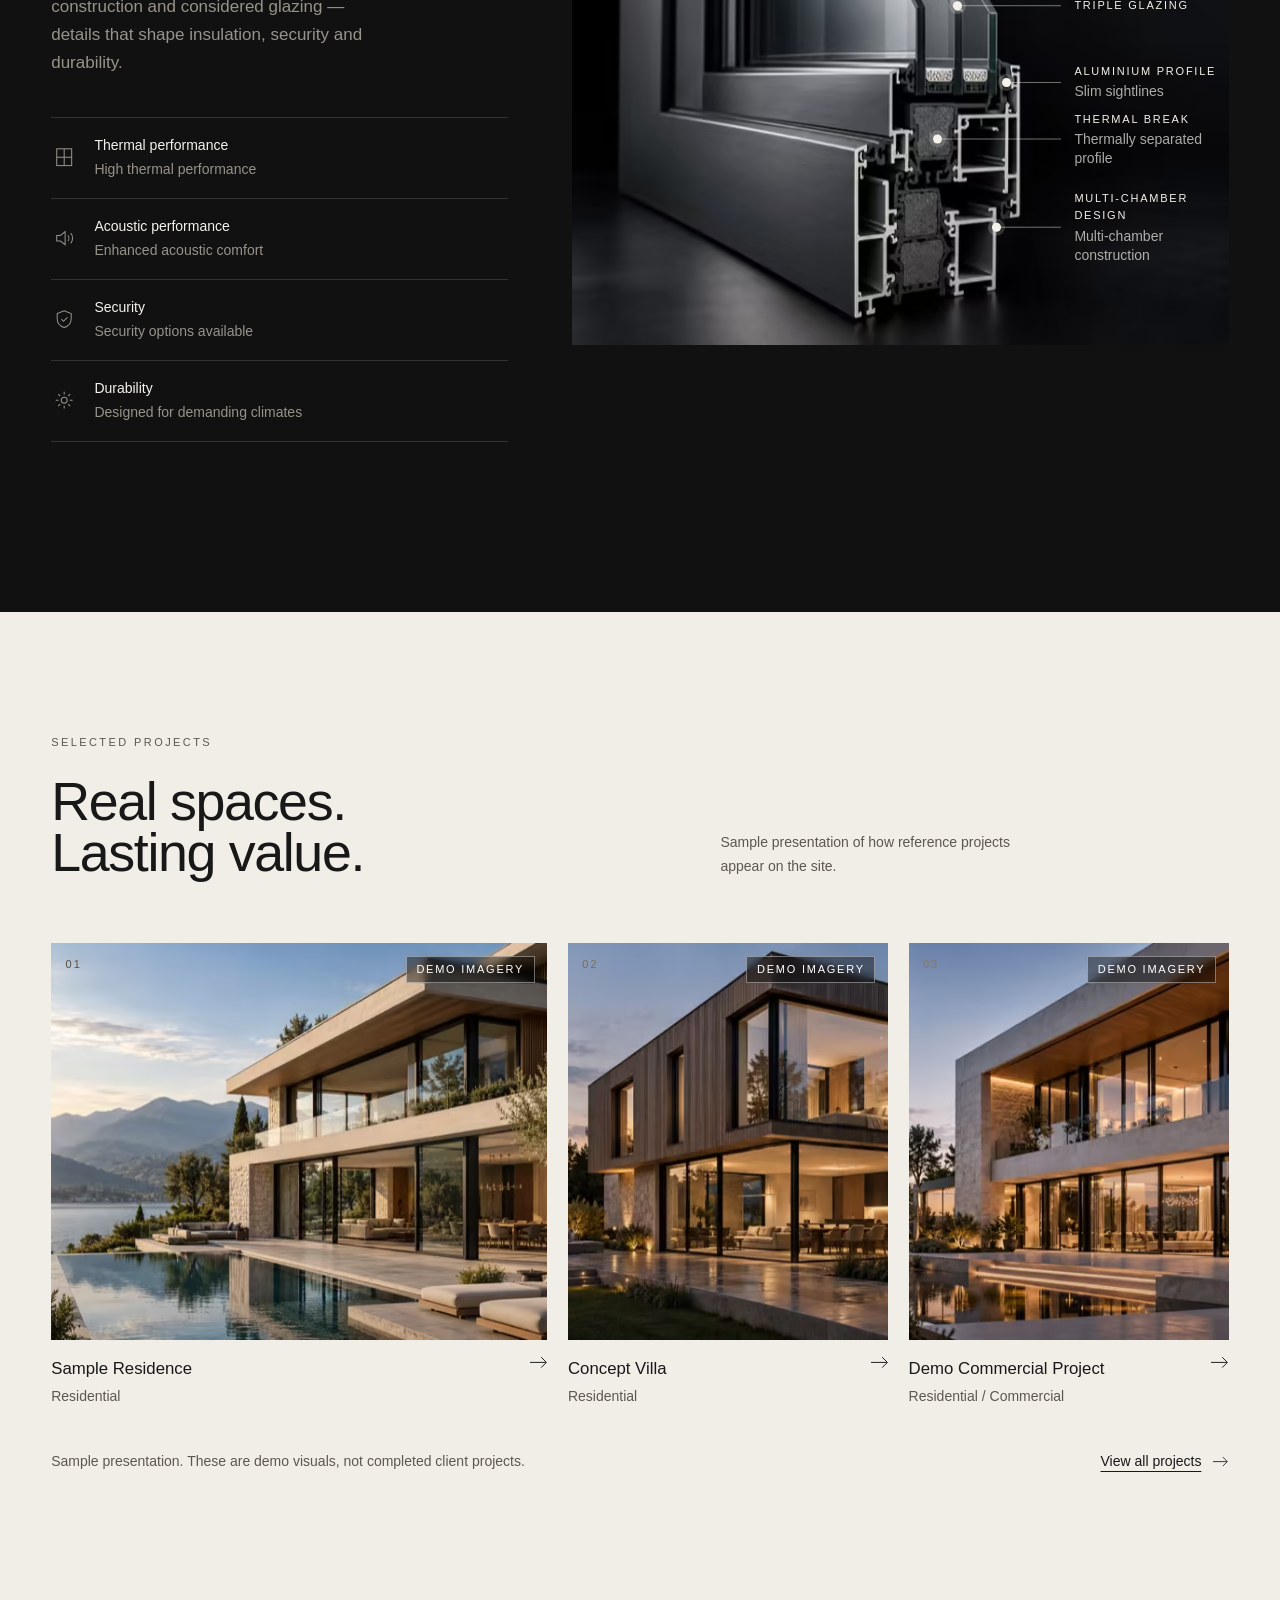
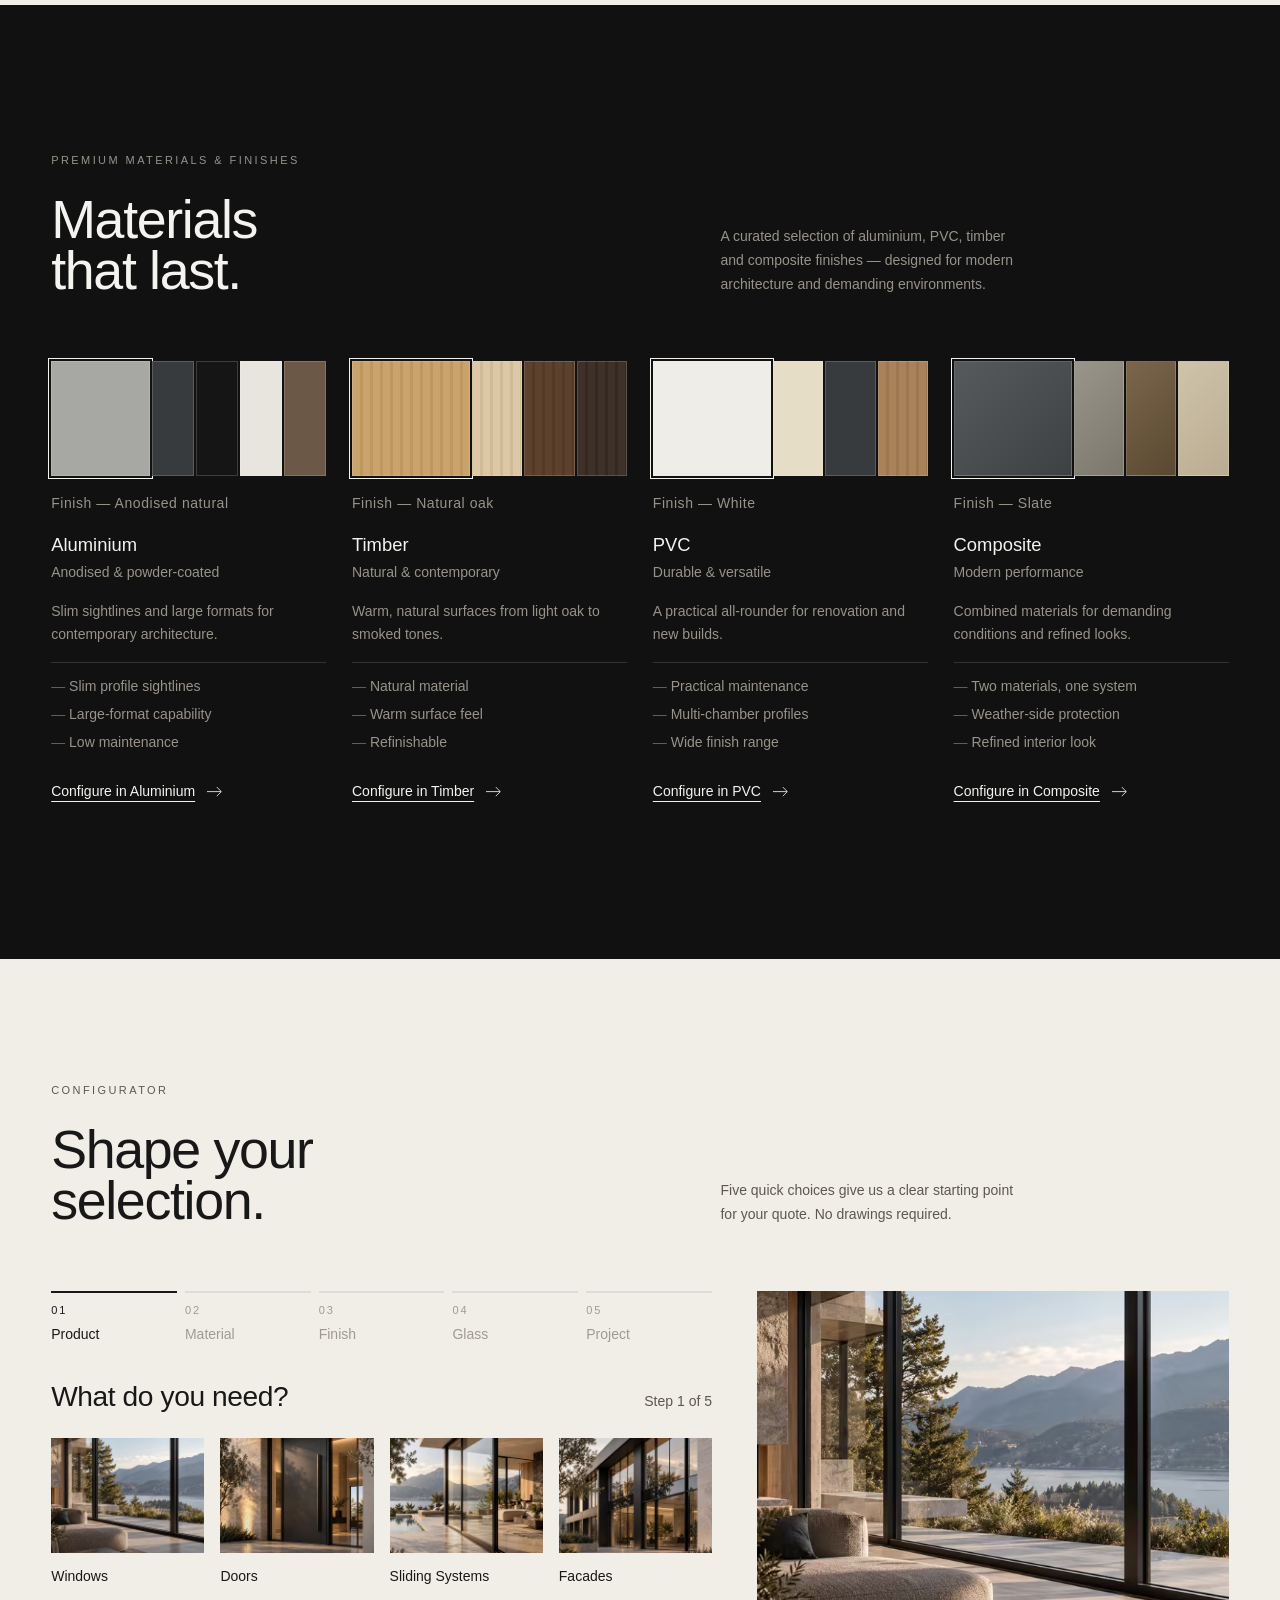
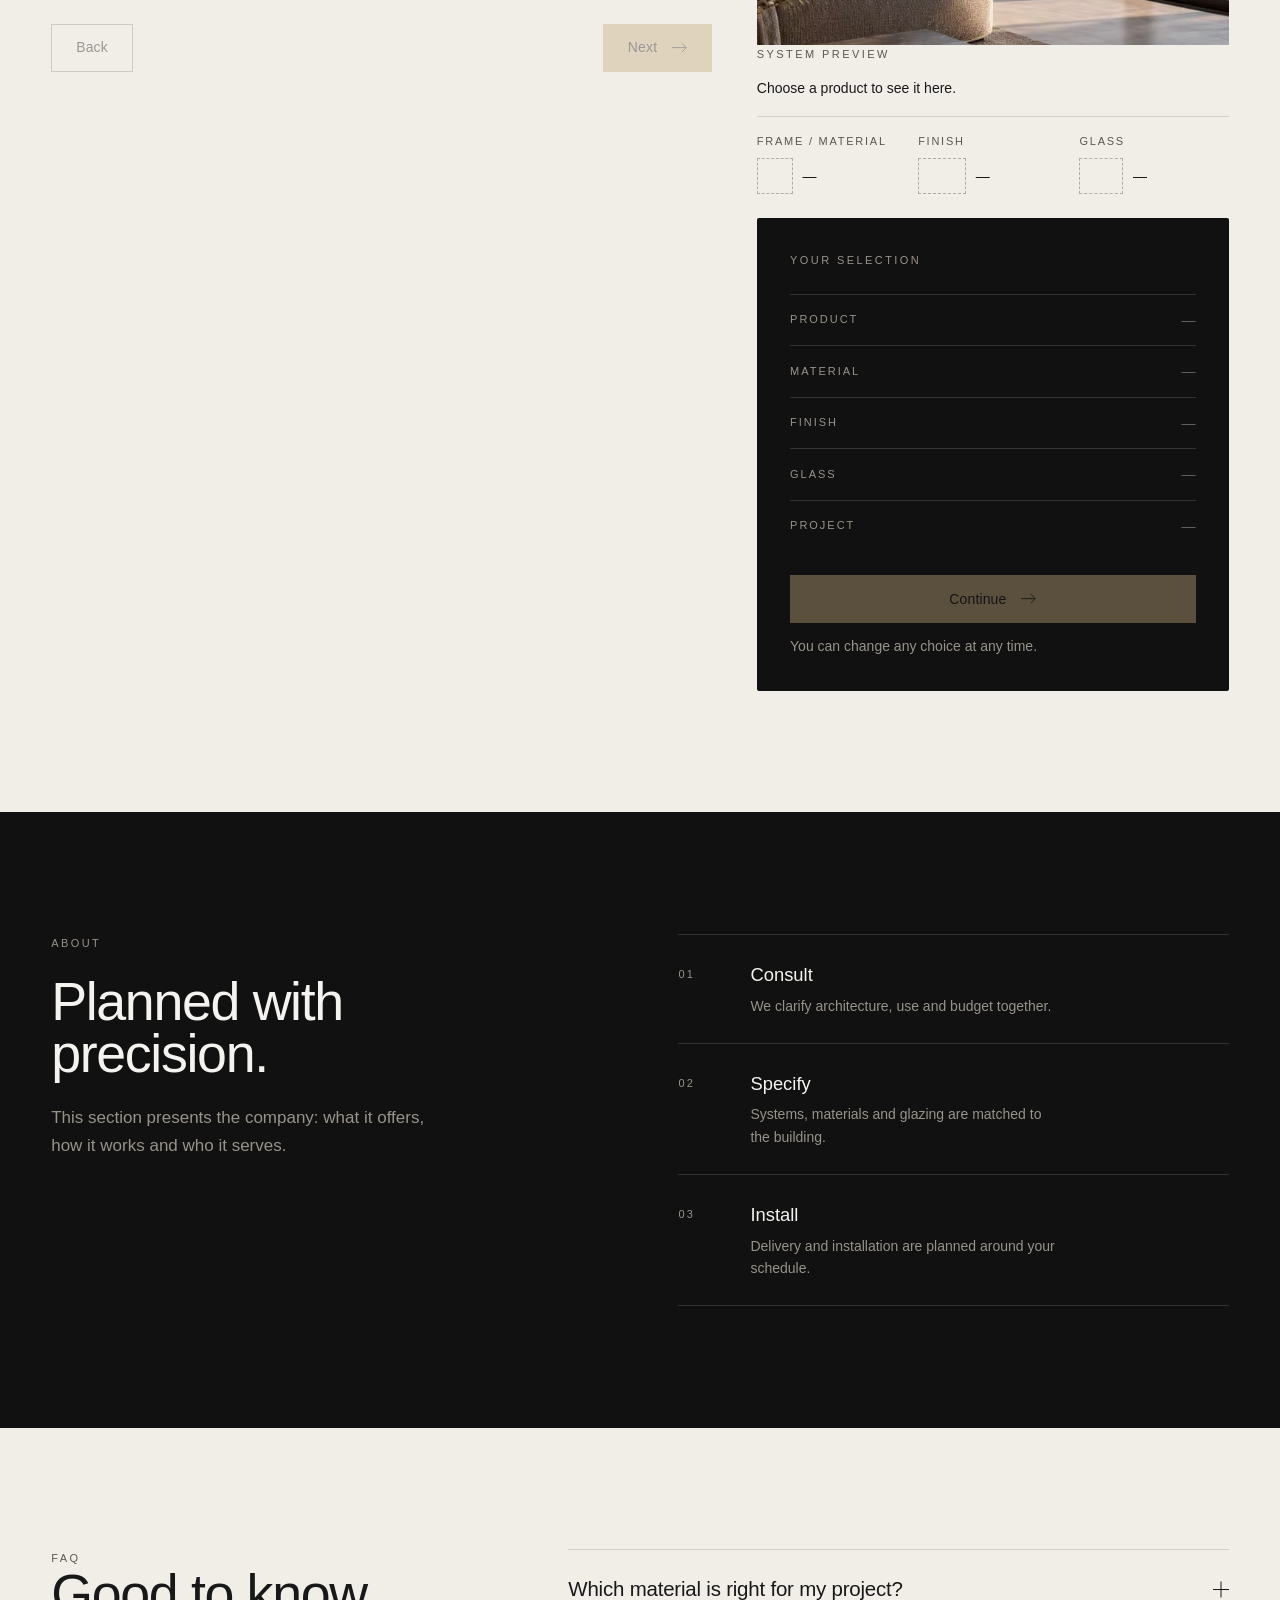
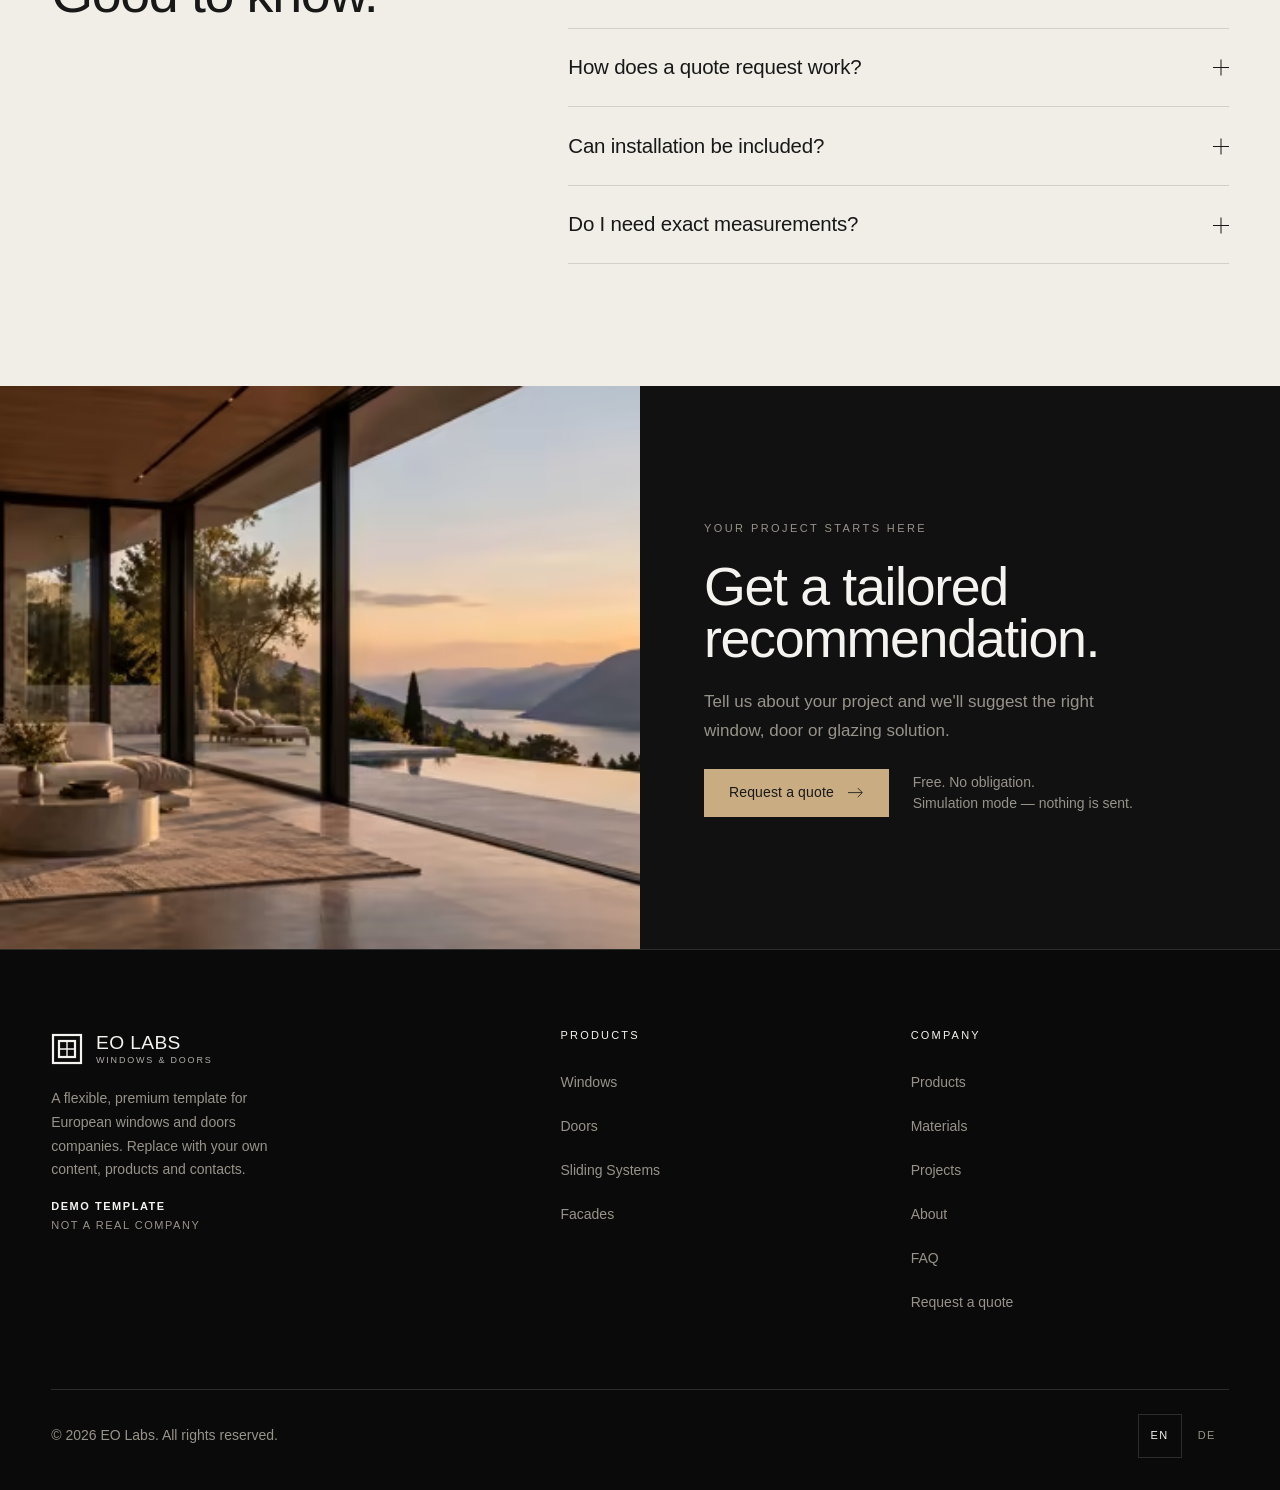
<file: en/index.html>
<!doctype html>
<html lang="en" data-preset="black-frame" data-root="../" data-hash="1kiixi6" data-demo="1" data-switcher="1">
<head>
  <meta charset="utf-8">
  <meta name="viewport" content="width=device-width, initial-scale=1">
  <meta name="theme-color" content="#0A0A0A">
  <title data-seo>Windows &amp; Doors Website Template — EO Labs Demo</title>
  <meta name="description" content="Demo of a premium website template for windows, doors, aluminium and sliding systems companies. Not a real company." data-seo>
  <meta name="robots" content="noindex, nofollow" data-seo>
  <link rel="canonical" href="https://eo-labs-template-04.eo-labs-template-04.workers.dev/en/" data-seo>
  <link rel="alternate" hreflang="en" href="https://eo-labs-template-04.eo-labs-template-04.workers.dev/en/" data-seo>
  <link rel="alternate" hreflang="de" href="https://eo-labs-template-04.eo-labs-template-04.workers.dev/de/" data-seo>
  <link rel="alternate" hreflang="x-default" href="https://eo-labs-template-04.eo-labs-template-04.workers.dev/en/" data-seo>
  <meta property="og:type" content="website" data-seo>
  <meta property="og:site_name" content="EO Labs Demo" data-seo>
  <meta property="og:title" content="Windows &amp; Doors Website Template — EO Labs Demo" data-seo>
  <meta property="og:description" content="Demo of a premium website template for windows, doors, aluminium and sliding systems companies. Not a real company." data-seo>
  <meta property="og:url" content="https://eo-labs-template-04.eo-labs-template-04.workers.dev/en/" data-seo>
  <meta property="og:locale" content="en_GB" data-seo>
  <meta property="og:image" content="https://eo-labs-template-04.eo-labs-template-04.workers.dev/assets/photos/hero-1440.jpg" data-seo>
  <meta property="og:image:alt" content="Modern villa with panoramic glazing and thin aluminium frames" data-seo>
  <meta name="twitter:card" content="summary_large_image" data-seo>
  <meta name="twitter:title" content="Windows &amp; Doors Website Template — EO Labs Demo" data-seo>
  <meta name="twitter:description" content="Demo of a premium website template for windows, doors, aluminium and sliding systems companies. Not a real company." data-seo>
  <meta name="twitter:image" content="https://eo-labs-template-04.eo-labs-template-04.workers.dev/assets/photos/hero-1440.jpg" data-seo>
  <link rel="icon" href="../assets/icons/favicon.svg" type="image/svg+xml" data-seo>
  <script type="application/ld+json" data-seo>{"@context":"https://schema.org","@graph":[{"@type":"BreadcrumbList","itemListElement":[{"@type":"ListItem","position":1,"name":"EO Labs Windows & Doors","item":"https://eo-labs-template-04.eo-labs-template-04.workers.dev/en/"}]},{"@type":"FAQPage","mainEntity":[{"@type":"Question","name":"Which material is right for my project?","acceptedAnswer":{"@type":"Answer","text":"It depends on the architecture, the budget and the maintenance you are comfortable with. Aluminium suits slim sightlines and large formats, timber brings warmth, PVC is a practical all-rounder and composite combines several strengths. We are happy to compare options for your building."}},{"@type":"Question","name":"How does a quote request work?","acceptedAnswer":{"@type":"Answer","text":"Choose the product, material and project type, add approximate sizes and your location, then leave your contact details. You will receive a tailored recommendation before anything is decided."}},{"@type":"Question","name":"Can installation be included?","acceptedAnswer":{"@type":"Answer","text":"The quote flow asks whether installation is required so the proposal can cover supply only or supply and installation."}},{"@type":"Question","name":"Do I need exact measurements?","acceptedAnswer":{"@type":"Answer","text":"No. Approximate sizes are enough for a first recommendation. Exact dimensions are confirmed later on site or from your plans."}}]}]}</script>
  <link rel="preload" as="image" href="../assets/photos/hero-mobile-960.jpg" imagesrcset="../assets/photos/hero-mobile-640.avif 640w, ../assets/photos/hero-mobile-960.avif 960w" imagesizes="100vw" type="image/avif" media="(max-width: 640px)" fetchpriority="high"><link rel="preload" as="image" href="../assets/photos/hero-1440.jpg" imagesrcset="../assets/photos/hero-640.avif 640w, ../assets/photos/hero-960.avif 960w, ../assets/photos/hero-1440.avif 1440w, ../assets/photos/hero-1920.avif 1920w" imagesizes="100vw" type="image/avif" media="(min-width: 641px)" fetchpriority="high">
  <link rel="stylesheet" href="../css/variables.css">
  <link rel="stylesheet" href="../css/presets.css">
  <link rel="stylesheet" href="../css/base.css">
  <link rel="stylesheet" href="../css/layout.css">
  <link rel="stylesheet" href="../css/components.css">
  <link rel="stylesheet" href="../css/sections.css">
  <link rel="stylesheet" href="../css/responsive.css">
  <style id="brand">:root{--logo:url("../assets/icons/logo.svg")}</style>
  <script>document.documentElement.classList.add('js');(function(d){if(d.dataset.switcher){try{var p=sessionStorage.getItem('eo-t04:preset');if(p)d.dataset.preset=p}catch(e){}}})(document.documentElement)</script>
</head>
<body>
  <a class="skip-link" href="#main">Skip to content</a>
  <div class="visually-hidden" id="liveRegion" role="status" aria-live="polite"></div>

  <header class="site-header on-photo" id="siteHeader"><div class="demo-bar" id="demoBar"><div><b>Demo template</b> <span>· Not a real company</span></div><label class="preset-select"><span class="preset-switch__label">Preset</span><select data-preset-select aria-label="Preset"><option value="black-frame" selected>Black Frame</option><option value="warm-stone">Warm Stone</option><option value="minimal-white">Minimal White</option></select></label></div>
      <div class="container header-main"><a class="brand " href="../" aria-label="EO Labs Windows &amp; Doors"><span class="brand__mark" aria-hidden="true"></span><span class="brand__text"><strong>EO Labs</strong><small>Windows &amp; Doors</small></span></a>
        <nav class="primary-nav" aria-label="Main navigation"><ul><li><a href="#products" data-nav="products">Products</a></li><li><a href="#materials" data-nav="materials">Materials</a></li><li><a href="#projects" data-nav="projects">Projects</a></li><li><a href="#about" data-nav="about">About</a></li><li><a href="#faq" data-nav="faq">FAQ</a></li><li><a href="#contact" data-nav="contact">Contact</a></li></ul></nav>
        <div class="header-tools"><div class="lang-switch" role="group" aria-label="Language"><a href="../en/" hreflang="en" lang="en" data-lang="en" aria-current="true" aria-label="English">EN</a><a href="../de/" hreflang="de" lang="de" data-lang="de" aria-label="Deutsch">DE</a></div>
          <button class="btn btn--primary btn--sm" type="button" data-open-quote><span>Request a quote</span><span class="arrow" aria-hidden="true"><svg viewBox="0 0 22 16" fill="none" stroke="currentColor" stroke-width="1.2" aria-hidden="true"><path d="M0 8h20M14 1.5 20.5 8 14 14.5"/></svg></span></button>
          <button class="menu-toggle" type="button" id="menuToggle" aria-expanded="false" aria-controls="mobileNav"><span class="menu-toggle__label">Menu</span></button>
        </div></div>
      <nav class="mobile-nav" id="mobileNav" aria-label="Main navigation"><div class="mobile-nav__inner">
        <ul><li><a href="#products">Products<span class="arrow" aria-hidden="true"><svg viewBox="0 0 22 16" fill="none" stroke="currentColor" stroke-width="1.2" aria-hidden="true"><path d="M0 8h20M14 1.5 20.5 8 14 14.5"/></svg></span></a></li><li><a href="#materials">Materials<span class="arrow" aria-hidden="true"><svg viewBox="0 0 22 16" fill="none" stroke="currentColor" stroke-width="1.2" aria-hidden="true"><path d="M0 8h20M14 1.5 20.5 8 14 14.5"/></svg></span></a></li><li><a href="#projects">Projects<span class="arrow" aria-hidden="true"><svg viewBox="0 0 22 16" fill="none" stroke="currentColor" stroke-width="1.2" aria-hidden="true"><path d="M0 8h20M14 1.5 20.5 8 14 14.5"/></svg></span></a></li><li><a href="#about">About<span class="arrow" aria-hidden="true"><svg viewBox="0 0 22 16" fill="none" stroke="currentColor" stroke-width="1.2" aria-hidden="true"><path d="M0 8h20M14 1.5 20.5 8 14 14.5"/></svg></span></a></li><li><a href="#faq">FAQ<span class="arrow" aria-hidden="true"><svg viewBox="0 0 22 16" fill="none" stroke="currentColor" stroke-width="1.2" aria-hidden="true"><path d="M0 8h20M14 1.5 20.5 8 14 14.5"/></svg></span></a></li><li><a href="#contact">Contact<span class="arrow" aria-hidden="true"><svg viewBox="0 0 22 16" fill="none" stroke="currentColor" stroke-width="1.2" aria-hidden="true"><path d="M0 8h20M14 1.5 20.5 8 14 14.5"/></svg></span></a></li></ul>
        <div class="mobile-nav__foot"><div class="lang-switch" role="group" aria-label="Language"><a href="../en/" hreflang="en" lang="en" data-lang="en" aria-current="true" aria-label="English">EN</a><a href="../de/" hreflang="de" lang="de" data-lang="de" aria-label="Deutsch">DE</a></div><button class="btn btn--primary" type="button" data-open-quote><span>Request a quote</span><span class="arrow" aria-hidden="true"><svg viewBox="0 0 22 16" fill="none" stroke="currentColor" stroke-width="1.2" aria-hidden="true"><path d="M0 8h20M14 1.5 20.5 8 14 14.5"/></svg></span></button></div></div></nav></header>

  <main id="main">
<section class="hero on-photo" id="top" aria-labelledby="hero-title">
      <div class="hero__media" id="heroMedia"><picture><source media="(max-width: 640px)" type="image/avif" srcset="../assets/photos/hero-mobile-640.avif 640w, ../assets/photos/hero-mobile-960.avif 960w" sizes="100vw"><source media="(max-width: 640px)" type="image/webp" srcset="../assets/photos/hero-mobile-640.webp 640w, ../assets/photos/hero-mobile-960.webp 960w" sizes="100vw"><source media="(max-width: 640px)" srcset="../assets/photos/hero-mobile-640.jpg 640w, ../assets/photos/hero-mobile-960.jpg 960w" sizes="100vw"><source type="image/avif" srcset="../assets/photos/hero-640.avif 640w, ../assets/photos/hero-960.avif 960w, ../assets/photos/hero-1440.avif 1440w, ../assets/photos/hero-1920.avif 1920w" sizes="100vw"><source type="image/webp" srcset="../assets/photos/hero-640.webp 640w, ../assets/photos/hero-960.webp 960w, ../assets/photos/hero-1440.webp 1440w, ../assets/photos/hero-1920.webp 1920w" sizes="100vw"><img src="../assets/photos/hero-1440.jpg" srcset="../assets/photos/hero-640.jpg 640w, ../assets/photos/hero-960.jpg 960w, ../assets/photos/hero-1440.jpg 1440w, ../assets/photos/hero-1920.jpg 1920w" sizes="100vw" alt="Two-storey modern villa with floor-to-ceiling black aluminium glazing and an infinity pool at dusk" width="1440" height="588" style="object-position:70% 50%" loading="eager" decoding="async" fetchpriority="high"></picture></div>
      <div class="container hero__inner">
        <div class="hero__content">
          <p class="eyebrow">Modern windows &amp; doors for
exceptional spaces</p>
          <h1 class="display-xl" id="hero-title">Built around
the view.</h1>
          <p class="hero__text">Aluminium, timber and PVC windows, doors and sliding systems for modern residential and commercial architecture.</p>
          <div class="hero__actions">
            <a class="btn btn--primary" href="#products"><span>Explore systems</span><span class="arrow" aria-hidden="true"><svg viewBox="0 0 22 16" fill="none" stroke="currentColor" stroke-width="1.2" aria-hidden="true"><path d="M0 8h20M14 1.5 20.5 8 14 14.5"/></svg></span></a>
            <button class="btn btn--ghost" type="button" data-open-quote><span>Request a quote</span></button>
          </div>
        </div>
        <ul class="hero__tags"><li>Windows</li><li>Doors</li><li>Sliding Systems</li><li>Facades</li></ul>
      </div></section>
<section class="section section--lg theme-light" id="products" aria-labelledby="products-title"><div class="container">
      <div class="section-head" data-reveal><div><p class="eyebrow">Products</p><h2 class="display-lg" id="products-title">The range.</h2></div>
        <p class="section-head__text">Choose a category or filter by material.</p></div>
      <div class="category-grid" id="categoryGrid" data-reveal><button type="button" class="cat hover-zoom card-link reveal-item" style="--i:0" data-category="windows"><span class="media"><picture><source type="image/avif" srcset="../assets/photos/cat-windows-640.avif 640w, ../assets/photos/cat-windows-960.avif 960w" sizes="(min-width: 961px) 24vw, (min-width: 641px) 46vw, 76vw"><source type="image/webp" srcset="../assets/photos/cat-windows-640.webp 640w, ../assets/photos/cat-windows-960.webp 960w" sizes="(min-width: 961px) 24vw, (min-width: 641px) 46vw, 76vw"><img src="../assets/photos/cat-windows-960.jpg" srcset="../assets/photos/cat-windows-640.jpg 640w, ../assets/photos/cat-windows-960.jpg 960w" sizes="(min-width: 961px) 24vw, (min-width: 641px) 46vw, 76vw" alt="Large fixed window with slim black frame overlooking a lake and mountains" width="960" height="1200" style="object-position:50% 50%" loading="lazy" decoding="async"></picture><span class="media-index" aria-hidden="true">01</span></span>
        <span class="cat__body"><span class="cat__title">Windows</span><span class="cat__text">Generous daylight.
Thermally considered frames.</span></span><span class="arrow" aria-hidden="true"><svg viewBox="0 0 22 16" fill="none" stroke="currentColor" stroke-width="1.2" aria-hidden="true"><path d="M0 8h20M14 1.5 20.5 8 14 14.5"/></svg></span></button><button type="button" class="cat hover-zoom card-link reveal-item" style="--i:1" data-category="doors"><span class="media"><picture><source type="image/avif" srcset="../assets/photos/cat-doors-640.avif 640w, ../assets/photos/cat-doors-960.avif 960w" sizes="(min-width: 961px) 24vw, (min-width: 641px) 46vw, 76vw"><source type="image/webp" srcset="../assets/photos/cat-doors-640.webp 640w, ../assets/photos/cat-doors-960.webp 960w" sizes="(min-width: 961px) 24vw, (min-width: 641px) 46vw, 76vw"><img src="../assets/photos/cat-doors-960.jpg" srcset="../assets/photos/cat-doors-640.jpg 640w, ../assets/photos/cat-doors-960.jpg 960w" sizes="(min-width: 961px) 24vw, (min-width: 641px) 46vw, 76vw" alt="Pivot entrance door in dark aluminium with slim glazed side lights in a stone wall" width="960" height="1200" style="object-position:50% 60%" loading="lazy" decoding="async"></picture><span class="media-index" aria-hidden="true">02</span></span>
        <span class="cat__body"><span class="cat__title">Doors</span><span class="cat__text">Security, design
and long-lasting quality.</span></span><span class="arrow" aria-hidden="true"><svg viewBox="0 0 22 16" fill="none" stroke="currentColor" stroke-width="1.2" aria-hidden="true"><path d="M0 8h20M14 1.5 20.5 8 14 14.5"/></svg></span></button><button type="button" class="cat hover-zoom card-link reveal-item" style="--i:2" data-category="sliding"><span class="media"><picture><source type="image/avif" srcset="../assets/photos/cat-sliding-640.avif 640w, ../assets/photos/cat-sliding-960.avif 960w" sizes="(min-width: 961px) 24vw, (min-width: 641px) 46vw, 76vw"><source type="image/webp" srcset="../assets/photos/cat-sliding-640.webp 640w, ../assets/photos/cat-sliding-960.webp 960w" sizes="(min-width: 961px) 24vw, (min-width: 641px) 46vw, 76vw"><img src="../assets/photos/cat-sliding-960.jpg" srcset="../assets/photos/cat-sliding-640.jpg 640w, ../assets/photos/cat-sliding-960.jpg 960w" sizes="(min-width: 961px) 24vw, (min-width: 641px) 46vw, 76vw" alt="Large-format sliding glass wall opening onto a terrace and pool" width="960" height="1200" style="object-position:50% 50%" loading="lazy" decoding="async"></picture><span class="media-index" aria-hidden="true">03</span></span>
        <span class="cat__body"><span class="cat__title">Sliding Systems</span><span class="cat__text">Seamless indoor-outdoor
living.</span></span><span class="arrow" aria-hidden="true"><svg viewBox="0 0 22 16" fill="none" stroke="currentColor" stroke-width="1.2" aria-hidden="true"><path d="M0 8h20M14 1.5 20.5 8 14 14.5"/></svg></span></button><button type="button" class="cat hover-zoom card-link reveal-item" style="--i:3" data-category="facades"><span class="media"><picture><source type="image/avif" srcset="../assets/photos/cat-facades-640.avif 640w, ../assets/photos/cat-facades-960.avif 960w" sizes="(min-width: 961px) 24vw, (min-width: 641px) 46vw, 76vw"><source type="image/webp" srcset="../assets/photos/cat-facades-640.webp 640w, ../assets/photos/cat-facades-960.webp 960w" sizes="(min-width: 961px) 24vw, (min-width: 641px) 46vw, 76vw"><img src="../assets/photos/cat-facades-960.jpg" srcset="../assets/photos/cat-facades-640.jpg 640w, ../assets/photos/cat-facades-960.jpg 960w" sizes="(min-width: 961px) 24vw, (min-width: 641px) 46vw, 76vw" alt="Glazed facade with slim black mullions on a two-storey building at dusk" width="960" height="1200" style="object-position:50% 50%" loading="lazy" decoding="async"></picture><span class="media-index" aria-hidden="true">04</span></span>
        <span class="cat__body"><span class="cat__title">Facades</span><span class="cat__text">Architectural solutions
for larger projects.</span></span><span class="arrow" aria-hidden="true"><svg viewBox="0 0 22 16" fill="none" stroke="currentColor" stroke-width="1.2" aria-hidden="true"><path d="M0 8h20M14 1.5 20.5 8 14 14.5"/></svg></span></button></div>
      <div class="range" id="range" data-reveal><div class="range__head">
        <div class="range__filters">
          <div class="range__filter-row"><span class="label" id="fl-cat">Category</span>
            <div class="chips" role="group" aria-labelledby="fl-cat"><button type="button" class="chip" data-filter="category:all" aria-pressed="true">All</button><button type="button" class="chip" data-filter="category:windows" aria-pressed="false">Windows</button><button type="button" class="chip" data-filter="category:doors" aria-pressed="false">Doors</button><button type="button" class="chip" data-filter="category:sliding" aria-pressed="false">Sliding Systems</button><button type="button" class="chip" data-filter="category:facades" aria-pressed="false">Facades</button></div></div>
          <div class="range__filter-row"><span class="label" id="fl-mat">Material</span>
            <div class="chips" role="group" aria-labelledby="fl-mat"><button type="button" class="chip" data-filter="material:all" aria-pressed="true">All</button><button type="button" class="chip" data-filter="material:aluminium" aria-pressed="false">Aluminium</button><button type="button" class="chip" data-filter="material:timber" aria-pressed="false">Timber</button><button type="button" class="chip" data-filter="material:pvc" aria-pressed="false">PVC</button><button type="button" class="chip" data-filter="material:composite" aria-pressed="false">Composite</button></div></div>
        </div>
        <p class="range__count" id="rangeCount" role="status" aria-live="polite">10 systems</p>
      </div>
      <ul class="range-list" id="rangeList"><li class="range-item">
        <div class="range-item__meta"><span>01</span><span>Aluminium</span></div>
        <h3>Aluminium Windows</h3>
        <p>Slim frames and generous glass areas for modern buildings.</p>
        <div class="range-item__foot">
          <ul class="range-item__features"><li>Slim sightlines</li><li>Tilt &amp; turn or fixed</li></ul>
          <button type="button" class="link" data-configure="aluminium-window"><span>Configure</span><span class="arrow" aria-hidden="true"><svg viewBox="0 0 22 16" fill="none" stroke="currentColor" stroke-width="1.2" aria-hidden="true"><path d="M0 8h20M14 1.5 20.5 8 14 14.5"/></svg></span></button>
        </div></li><li class="range-item">
        <div class="range-item__meta"><span>02</span><span>PVC</span></div>
        <h3>PVC Windows</h3>
        <p>Practical, well-insulated windows for renovation and new builds.</p>
        <div class="range-item__foot">
          <ul class="range-item__features"><li>Multi-chamber profile</li><li>Many finishes</li></ul>
          <button type="button" class="link" data-configure="pvc-window"><span>Configure</span><span class="arrow" aria-hidden="true"><svg viewBox="0 0 22 16" fill="none" stroke="currentColor" stroke-width="1.2" aria-hidden="true"><path d="M0 8h20M14 1.5 20.5 8 14 14.5"/></svg></span></button>
        </div></li><li class="range-item">
        <div class="range-item__meta"><span>03</span><span>Timber</span></div>
        <h3>Timber Windows</h3>
        <p>Natural surfaces with a warm, architectural character.</p>
        <div class="range-item__foot">
          <ul class="range-item__features"><li>Oak, ash, walnut</li><li>Refinishable</li></ul>
          <button type="button" class="link" data-configure="timber-window"><span>Configure</span><span class="arrow" aria-hidden="true"><svg viewBox="0 0 22 16" fill="none" stroke="currentColor" stroke-width="1.2" aria-hidden="true"><path d="M0 8h20M14 1.5 20.5 8 14 14.5"/></svg></span></button>
        </div></li><li class="range-item">
        <div class="range-item__meta"><span>04</span><span>Composite</span></div>
        <h3>Composite Windows</h3>
        <p>Two materials combined for durable exteriors and refined interiors.</p>
        <div class="range-item__foot">
          <ul class="range-item__features"><li>Weather-side protection</li><li>Refined interior</li></ul>
          <button type="button" class="link" data-configure="composite-window"><span>Configure</span><span class="arrow" aria-hidden="true"><svg viewBox="0 0 22 16" fill="none" stroke="currentColor" stroke-width="1.2" aria-hidden="true"><path d="M0 8h20M14 1.5 20.5 8 14 14.5"/></svg></span></button>
        </div></li><li class="range-item">
        <div class="range-item__meta"><span>05</span><span>Aluminium</span></div>
        <h3>Aluminium Entrance Doors</h3>
        <p>Flat, minimal entrance doors with concealed hardware options.</p>
        <div class="range-item__foot">
          <ul class="range-item__features"><li>Flush panels</li><li>Security options</li></ul>
          <button type="button" class="link" data-configure="aluminium-door"><span>Configure</span><span class="arrow" aria-hidden="true"><svg viewBox="0 0 22 16" fill="none" stroke="currentColor" stroke-width="1.2" aria-hidden="true"><path d="M0 8h20M14 1.5 20.5 8 14 14.5"/></svg></span></button>
        </div></li><li class="range-item">
        <div class="range-item__meta"><span>06</span><span>Timber</span></div>
        <h3>Timber Doors</h3>
        <p>Solid, characterful doors in natural and contemporary finishes.</p>
        <div class="range-item__foot">
          <ul class="range-item__features"><li>Natural finishes</li><li>Side lights</li></ul>
          <button type="button" class="link" data-configure="timber-door"><span>Configure</span><span class="arrow" aria-hidden="true"><svg viewBox="0 0 22 16" fill="none" stroke="currentColor" stroke-width="1.2" aria-hidden="true"><path d="M0 8h20M14 1.5 20.5 8 14 14.5"/></svg></span></button>
        </div></li><li class="range-item">
        <div class="range-item__meta"><span>07</span><span>Aluminium</span></div>
        <h3>Aluminium Sliding Systems</h3>
        <p>Lift-and-slide and pocket systems for wide panoramic openings.</p>
        <div class="range-item__foot">
          <ul class="range-item__features"><li>Wide openings</li><li>Low threshold</li></ul>
          <button type="button" class="link" data-configure="aluminium-sliding"><span>Configure</span><span class="arrow" aria-hidden="true"><svg viewBox="0 0 22 16" fill="none" stroke="currentColor" stroke-width="1.2" aria-hidden="true"><path d="M0 8h20M14 1.5 20.5 8 14 14.5"/></svg></span></button>
        </div></li><li class="range-item">
        <div class="range-item__meta"><span>08</span><span>PVC</span></div>
        <h3>PVC Sliding Doors</h3>
        <p>Practical terrace doors with smooth-running sashes.</p>
        <div class="range-item__foot">
          <ul class="range-item__features"><li>Smooth running</li><li>Renovation friendly</li></ul>
          <button type="button" class="link" data-configure="pvc-sliding"><span>Configure</span><span class="arrow" aria-hidden="true"><svg viewBox="0 0 22 16" fill="none" stroke="currentColor" stroke-width="1.2" aria-hidden="true"><path d="M0 8h20M14 1.5 20.5 8 14 14.5"/></svg></span></button>
        </div></li><li class="range-item">
        <div class="range-item__meta"><span>09</span><span>Aluminium</span></div>
        <h3>Glazed Facades</h3>
        <p>Post-and-beam and unitised facade systems for larger buildings.</p>
        <div class="range-item__foot">
          <ul class="range-item__features"><li>Post-and-beam</li><li>Custom engineering</li></ul>
          <button type="button" class="link" data-configure="glass-facade"><span>Configure</span><span class="arrow" aria-hidden="true"><svg viewBox="0 0 22 16" fill="none" stroke="currentColor" stroke-width="1.2" aria-hidden="true"><path d="M0 8h20M14 1.5 20.5 8 14 14.5"/></svg></span></button>
        </div></li><li class="range-item">
        <div class="range-item__meta"><span>10</span><span>Composite</span></div>
        <h3>Composite Facade Elements</h3>
        <p>Combined-material elements for demanding architecture.</p>
        <div class="range-item__foot">
          <ul class="range-item__features"><li>Combined materials</li><li>Custom sizes</li></ul>
          <button type="button" class="link" data-configure="composite-facade"><span>Configure</span><span class="arrow" aria-hidden="true"><svg viewBox="0 0 22 16" fill="none" stroke="currentColor" stroke-width="1.2" aria-hidden="true"><path d="M0 8h20M14 1.5 20.5 8 14 14.5"/></svg></span></button>
        </div></li></ul></div></div></section>
<section class="section section--lg theme-dark precision" id="precision" aria-labelledby="precision-title"><div class="container precision__grid">
      <div class="precision__copy" data-reveal>
        <p class="eyebrow">Engineered for a higher standard</p>
        <h2 class="display-lg" id="precision-title">Precision
in every detail.</h2>
        <p class="lead">Slim aluminium profiles, multi-chamber construction and considered glazing — details that shape insulation, security and durability.</p>
        <ul class="spec-list"><li class="spec reveal-item" style="--i:0"><span class="spec__icon"><svg viewBox="0 0 24 24" fill="none" stroke="currentColor" stroke-width="1.1" aria-hidden="true"><rect x="4" y="3" width="16" height="18"/><path d="M4 12h16M12 3v18"/></svg></span><span><span class="spec__title">Thermal performance</span><span class="spec__value">High thermal performance</span></span></li><li class="spec reveal-item" style="--i:1"><span class="spec__icon"><svg viewBox="0 0 24 24" fill="none" stroke="currentColor" stroke-width="1.1" aria-hidden="true"><path d="M4 9h4l5-4v14l-5-4H4zM16 9c1.4 1.6 1.4 4.4 0 6M19 6.5c2.6 3 2.6 8 0 11"/></svg></span><span><span class="spec__title">Acoustic performance</span><span class="spec__value">Enhanced acoustic comfort</span></span></li><li class="spec reveal-item" style="--i:2"><span class="spec__icon"><svg viewBox="0 0 24 24" fill="none" stroke="currentColor" stroke-width="1.1" aria-hidden="true"><path d="M12 3 4.5 6v5.5c0 4.6 3.2 8 7.5 9.5 4.300-1.500 7.500-4.900 7.500-9.500V6zM9 12l2.200 2.200L15.500 10"/></svg></span><span><span class="spec__title">Security</span><span class="spec__value">Security options available</span></span></li><li class="spec reveal-item" style="--i:3"><span class="spec__icon"><svg viewBox="0 0 24 24" fill="none" stroke="currentColor" stroke-width="1.1" aria-hidden="true"><path d="M12 3v3M12 18v3M3 12h3M18 12h3M5.6 5.6l2.1 2.100M16.300 16.300l2.100 2.100M5.600 18.400l2.100-2.100M16.300 7.700l2.100-2.100"/><circle cx="12" cy="12" r="3.200"/></svg></span><span><span class="spec__title">Durability</span><span class="spec__value">Designed for demanding climates</span></span></li></ul>
      </div>
      <figure class="tech" id="tech" data-reveal><div class="tech__plate"><span class="media" style="--ratio:1440 / 960"><picture><source type="image/avif" srcset="../assets/photos/profile-640.avif 640w, ../assets/photos/profile-960.avif 960w, ../assets/photos/profile-1440.avif 1440w" sizes="(min-width: 961px) 50vw, 100vw"><source type="image/webp" srcset="../assets/photos/profile-640.webp 640w, ../assets/photos/profile-960.webp 960w, ../assets/photos/profile-1440.webp 1440w" sizes="(min-width: 961px) 50vw, 100vw"><img src="../assets/photos/profile-1440.jpg" srcset="../assets/photos/profile-640.jpg 640w, ../assets/photos/profile-960.jpg 960w, ../assets/photos/profile-1440.jpg 1440w" sizes="(min-width: 961px) 50vw, 100vw" alt="Technical cross-section of an aluminium window profile with triple glazing, thermal break and multiple chambers" width="1440" height="960" loading="lazy" decoding="async"></picture></span>
        <ol class="anno-list"><li class="anno" style="--x:58%;--y:22.5%"><span class="anno__dot" aria-hidden="true">1</span><span class="anno__line"></span><span class="anno__label"><b>Triple glazing</b></span></li><li class="anno" style="--x:65.5%;--y:40%"><span class="anno__dot" aria-hidden="true">2</span><span class="anno__line"></span><span class="anno__label"><b>Aluminium profile</b><small>Slim sightlines</small></span></li><li class="anno" style="--x:55%;--y:53%"><span class="anno__dot" aria-hidden="true">3</span><span class="anno__line"></span><span class="anno__label"><b>Thermal break</b><small>Thermally separated profile</small></span></li><li class="anno" style="--x:64%;--y:73%"><span class="anno__dot" aria-hidden="true">4</span><span class="anno__line"></span><span class="anno__label"><b>Multi-chamber design</b><small>Multi-chamber construction</small></span></li></ol></div>
        <ol class="anno-legend" aria-label="Profile details"><li><span><b>Triple glazing</b></span></li><li><span><b>Aluminium profile</b>Slim sightlines</span></li><li><span><b>Thermal break</b>Thermally separated profile</span></li><li><span><b>Multi-chamber design</b>Multi-chamber construction</span></li></ol></figure>
    </div></section>
<section class="section theme-light" id="projects" aria-labelledby="projects-title"><div class="container">
      <div class="section-head" data-reveal><div><p class="eyebrow">Selected projects</p><h2 class="display-lg" id="projects-title">Real spaces.
Lasting value.</h2></div>
        <div class="section-head__intro"><p class="section-head__text">Sample presentation of how reference projects appear on the site.</p></div></div>
      <div class="project-grid" id="projectGrid" data-reveal><button type="button" class="project hover-zoom reveal-item" style="--i:0" data-project="sample-residence" aria-label="Open project gallery: Sample Residence">
          <span class="media"><picture><source type="image/avif" srcset="../assets/photos/project-1-640.avif 640w, ../assets/photos/project-1-960.avif 960w, ../assets/photos/project-1-1440.avif 1440w" sizes="(min-width: 961px) 42vw, 76vw"><source type="image/webp" srcset="../assets/photos/project-1-640.webp 640w, ../assets/photos/project-1-960.webp 960w, ../assets/photos/project-1-1440.webp 1440w" sizes="(min-width: 961px) 42vw, 76vw"><img src="../assets/photos/project-1-1440.jpg" srcset="../assets/photos/project-1-640.jpg 640w, ../assets/photos/project-1-960.jpg 960w, ../assets/photos/project-1-1440.jpg 1440w" sizes="(min-width: 961px) 42vw, 76vw" alt="Demo image: lakeside villa with pool and floor-to-ceiling glazing" width="1440" height="960" loading="lazy" decoding="async"></picture><span class="media-index" aria-hidden="true">01</span><span class="badge badge--on-media">Demo imagery</span></span>
          <span class="project__meta"><span><span class="project__title">Sample Residence</span><span class="project__sub">Residential</span></span><span class="arrow" aria-hidden="true"><svg viewBox="0 0 22 16" fill="none" stroke="currentColor" stroke-width="1.2" aria-hidden="true"><path d="M0 8h20M14 1.5 20.5 8 14 14.5"/></svg></span></span></button><button type="button" class="project hover-zoom reveal-item" style="--i:1" data-project="concept-villa" aria-label="Open project gallery: Concept Villa">
          <span class="media"><picture><source type="image/avif" srcset="../assets/photos/project-2-640.avif 640w, ../assets/photos/project-2-960.avif 960w, ../assets/photos/project-2-1440.avif 1440w" sizes="(min-width: 961px) 27vw, 76vw"><source type="image/webp" srcset="../assets/photos/project-2-640.webp 640w, ../assets/photos/project-2-960.webp 960w, ../assets/photos/project-2-1440.webp 1440w" sizes="(min-width: 961px) 27vw, 76vw"><img src="../assets/photos/project-2-1440.jpg" srcset="../assets/photos/project-2-640.jpg 640w, ../assets/photos/project-2-960.jpg 960w, ../assets/photos/project-2-1440.jpg 1440w" sizes="(min-width: 961px) 27vw, 76vw" alt="Demo image: timber-clad villa with large corner glazing at dusk" width="1440" height="960" loading="lazy" decoding="async"></picture><span class="media-index" aria-hidden="true">02</span><span class="badge badge--on-media">Demo imagery</span></span>
          <span class="project__meta"><span><span class="project__title">Concept Villa</span><span class="project__sub">Residential</span></span><span class="arrow" aria-hidden="true"><svg viewBox="0 0 22 16" fill="none" stroke="currentColor" stroke-width="1.2" aria-hidden="true"><path d="M0 8h20M14 1.5 20.5 8 14 14.5"/></svg></span></span></button><button type="button" class="project hover-zoom reveal-item" style="--i:2" data-project="demo-apartments" aria-label="Open project gallery: Demo Commercial Project">
          <span class="media"><picture><source type="image/avif" srcset="../assets/photos/project-3-640.avif 640w, ../assets/photos/project-3-960.avif 960w, ../assets/photos/project-3-1440.avif 1440w" sizes="(min-width: 961px) 27vw, 76vw"><source type="image/webp" srcset="../assets/photos/project-3-640.webp 640w, ../assets/photos/project-3-960.webp 960w, ../assets/photos/project-3-1440.webp 1440w" sizes="(min-width: 961px) 27vw, 76vw"><img src="../assets/photos/project-3-1440.jpg" srcset="../assets/photos/project-3-640.jpg 640w, ../assets/photos/project-3-960.jpg 960w, ../assets/photos/project-3-1440.jpg 1440w" sizes="(min-width: 961px) 27vw, 76vw" alt="Demo image: stone and glass residence with balcony glazing at dusk" width="1440" height="960" loading="lazy" decoding="async"></picture><span class="media-index" aria-hidden="true">03</span><span class="badge badge--on-media">Demo imagery</span></span>
          <span class="project__meta"><span><span class="project__title">Demo Commercial Project</span><span class="project__sub">Residential / Commercial</span></span><span class="arrow" aria-hidden="true"><svg viewBox="0 0 22 16" fill="none" stroke="currentColor" stroke-width="1.2" aria-hidden="true"><path d="M0 8h20M14 1.5 20.5 8 14 14.5"/></svg></span></span></button></div>
      <div class="projects__foot"><p class="projects__note">Sample presentation. These are demo visuals, not completed client projects.</p>
        <button type="button" class="link" data-gallery-all><span>View all projects</span><span class="arrow" aria-hidden="true"><svg viewBox="0 0 22 16" fill="none" stroke="currentColor" stroke-width="1.2" aria-hidden="true"><path d="M0 8h20M14 1.5 20.5 8 14 14.5"/></svg></span></button></div></div></section>
<section class="section section--lg theme-dark" id="materials" aria-labelledby="materials-title"><div class="container">
      <div class="section-head" data-reveal><div><p class="eyebrow">Premium materials &amp; finishes</p><h2 class="display-lg" id="materials-title">Materials
that last.</h2></div>
        <p class="section-head__text">A curated selection of aluminium, PVC, timber and composite finishes — designed for modern architecture and demanding environments.</p></div>
      <div class="material-grid" id="materialGrid" data-reveal><article class="material reveal-item" style="--i:0">
        <div class="swatch-strip" role="group" aria-label="Finishes: Aluminium"><button type="button" class="swatch" style="--sw:#A7A7A3" data-swatch="aluminium:natural" aria-pressed="true" aria-label="Aluminium — Anodised natural" title="Anodised natural"></button><button type="button" class="swatch" style="--sw:#383B3D" data-swatch="aluminium:anthracite" aria-pressed="false" aria-label="Aluminium — Anthracite" title="Anthracite"></button><button type="button" class="swatch" style="--sw:#151515" data-swatch="aluminium:black" aria-pressed="false" aria-label="Aluminium — Deep black" title="Deep black"></button><button type="button" class="swatch" style="--sw:#E8E5DE" data-swatch="aluminium:white" aria-pressed="false" aria-label="Aluminium — Pure white" title="Pure white"></button><button type="button" class="swatch" style="--sw:#6C5846" data-swatch="aluminium:bronze" aria-pressed="false" aria-label="Aluminium — Bronze" title="Bronze"></button></div>
        <p class="material__caption" aria-live="polite">Finish — Anodised natural</p>
        <div><h3 class="material__title">Aluminium</h3><p class="material__sub">Anodised &amp; powder-coated</p></div>
        <p class="material__desc">Slim sightlines and large formats for contemporary architecture.</p>
        <ul class="material__features"><li>Slim profile sightlines</li><li>Large-format capability</li><li>Low maintenance</li></ul>
        <button type="button" class="link" data-configure-material="aluminium"><span>Configure in Aluminium</span><span class="arrow" aria-hidden="true"><svg viewBox="0 0 22 16" fill="none" stroke="currentColor" stroke-width="1.2" aria-hidden="true"><path d="M0 8h20M14 1.5 20.5 8 14 14.5"/></svg></span></button>
      </article><article class="material reveal-item" style="--i:1">
        <div class="swatch-strip" role="group" aria-label="Finishes: Timber"><button type="button" class="swatch" style="--sw:repeating-linear-gradient(90deg, #c9a26c 0 7px, #bd9660 7px 10px)" data-swatch="timber:oak" aria-pressed="true" aria-label="Timber — Natural oak" title="Natural oak"></button><button type="button" class="swatch" style="--sw:repeating-linear-gradient(90deg, #dcc8a6 0 7px, #d1bb96 7px 10px)" data-swatch="timber:ash" aria-pressed="false" aria-label="Timber — Light ash" title="Light ash"></button><button type="button" class="swatch" style="--sw:repeating-linear-gradient(90deg, #5d412c 0 7px, #523a27 7px 10px)" data-swatch="timber:walnut" aria-pressed="false" aria-label="Timber — Walnut" title="Walnut"></button><button type="button" class="swatch" style="--sw:repeating-linear-gradient(90deg, #3d3129 0 7px, #33291f 7px 10px)" data-swatch="timber:smoked" aria-pressed="false" aria-label="Timber — Smoked oak" title="Smoked oak"></button></div>
        <p class="material__caption" aria-live="polite">Finish — Natural oak</p>
        <div><h3 class="material__title">Timber</h3><p class="material__sub">Natural &amp; contemporary</p></div>
        <p class="material__desc">Warm, natural surfaces from light oak to smoked tones.</p>
        <ul class="material__features"><li>Natural material</li><li>Warm surface feel</li><li>Refinishable</li></ul>
        <button type="button" class="link" data-configure-material="timber"><span>Configure in Timber</span><span class="arrow" aria-hidden="true"><svg viewBox="0 0 22 16" fill="none" stroke="currentColor" stroke-width="1.2" aria-hidden="true"><path d="M0 8h20M14 1.5 20.5 8 14 14.5"/></svg></span></button>
      </article><article class="material reveal-item" style="--i:2">
        <div class="swatch-strip" role="group" aria-label="Finishes: PVC"><button type="button" class="swatch" style="--sw:#EFEDE8" data-swatch="pvc:white" aria-pressed="true" aria-label="PVC — White" title="White"></button><button type="button" class="swatch" style="--sw:#e6ddc6" data-swatch="pvc:cream" aria-pressed="false" aria-label="PVC — Cream" title="Cream"></button><button type="button" class="swatch" style="--sw:#383B3D" data-swatch="pvc:anthracite" aria-pressed="false" aria-label="PVC — Anthracite foil" title="Anthracite foil"></button><button type="button" class="swatch" style="--sw:repeating-linear-gradient(90deg, #a98259 0 7px, #9d774f 7px 10px)" data-swatch="pvc:oak-foil" aria-pressed="false" aria-label="PVC — Oak-effect foil" title="Oak-effect foil"></button></div>
        <p class="material__caption" aria-live="polite">Finish — White</p>
        <div><h3 class="material__title">PVC</h3><p class="material__sub">Durable &amp; versatile</p></div>
        <p class="material__desc">A practical all-rounder for renovation and new builds.</p>
        <ul class="material__features"><li>Practical maintenance</li><li>Multi-chamber profiles</li><li>Wide finish range</li></ul>
        <button type="button" class="link" data-configure-material="pvc"><span>Configure in PVC</span><span class="arrow" aria-hidden="true"><svg viewBox="0 0 22 16" fill="none" stroke="currentColor" stroke-width="1.2" aria-hidden="true"><path d="M0 8h20M14 1.5 20.5 8 14 14.5"/></svg></span></button>
      </article><article class="material reveal-item" style="--i:3">
        <div class="swatch-strip" role="group" aria-label="Finishes: Composite"><button type="button" class="swatch" style="--sw:linear-gradient(135deg,#565a5d,#3d4144)" data-swatch="composite:slate" aria-pressed="true" aria-label="Composite — Slate" title="Slate"></button><button type="button" class="swatch" style="--sw:linear-gradient(135deg,#9a958a,#7c776d)" data-swatch="composite:stone" aria-pressed="false" aria-label="Composite — Stone" title="Stone"></button><button type="button" class="swatch" style="--sw:linear-gradient(135deg,#7b664d,#5a4830)" data-swatch="composite:bronze" aria-pressed="false" aria-label="Composite — Bronze" title="Bronze"></button><button type="button" class="swatch" style="--sw:linear-gradient(135deg,#cfc3aa,#b9ac91)" data-swatch="composite:sand" aria-pressed="false" aria-label="Composite — Sand" title="Sand"></button></div>
        <p class="material__caption" aria-live="polite">Finish — Slate</p>
        <div><h3 class="material__title">Composite</h3><p class="material__sub">Modern performance</p></div>
        <p class="material__desc">Combined materials for demanding conditions and refined looks.</p>
        <ul class="material__features"><li>Two materials, one system</li><li>Weather-side protection</li><li>Refined interior look</li></ul>
        <button type="button" class="link" data-configure-material="composite"><span>Configure in Composite</span><span class="arrow" aria-hidden="true"><svg viewBox="0 0 22 16" fill="none" stroke="currentColor" stroke-width="1.2" aria-hidden="true"><path d="M0 8h20M14 1.5 20.5 8 14 14.5"/></svg></span></button>
      </article></div></div></section>
<section class="section theme-light" id="configurator" aria-labelledby="config-title"><div class="container">
      <div class="section-head" data-reveal><div><p class="eyebrow">Configurator</p><h2 class="display-lg" id="config-title">Shape your
selection.</h2></div>
        <p class="section-head__text">Five quick choices give us a clear starting point for your quote. No drawings required.</p></div>
      <div class="config" id="config" data-reveal><div class="config__left">
        <ol class="stepper" id="cfgStepper" aria-label="Configurator"><li><button type="button" class="step" data-step="0" data-state="active" data-focus="st-product" aria-current="step" >
        <span class="num">01</span><span class="name">Product</span></button></li><li><button type="button" class="step" data-step="1" data-state="future" data-focus="st-material"  disabled aria-disabled="true">
        <span class="num">02</span><span class="name">Material</span></button></li><li><button type="button" class="step" data-step="2" data-state="future" data-focus="st-finish"  disabled aria-disabled="true">
        <span class="num">03</span><span class="name">Finish</span></button></li><li><button type="button" class="step" data-step="3" data-state="future" data-focus="st-glass"  disabled aria-disabled="true">
        <span class="num">04</span><span class="name">Glass</span></button></li><li><button type="button" class="step" data-step="4" data-state="future" data-focus="st-projectType"  disabled aria-disabled="true">
        <span class="num">05</span><span class="name">Project</span></button></li></ol>
        <div class="config__stage" id="cfgStage"><div class="config__stage-head"><h3 class="config__prompt" id="cfgPrompt">What do you need?</h3><span class="config__hint">Step 1 of 5</span></div><div class="opt-media-grid" role="radiogroup" aria-labelledby="cfgPrompt">
        <button type="button" class="opt-media" role="radio" aria-checked="false" tabindex="0" data-opt="product:windows" data-focus="opt-windows">
          <span class="media" style="--ratio:4 / 3"><picture><source type="image/avif" srcset="../assets/photos/cat-windows-640.avif 640w, ../assets/photos/cat-windows-960.avif 960w" sizes="(min-width: 961px) 14vw, 40vw"><source type="image/webp" srcset="../assets/photos/cat-windows-640.webp 640w, ../assets/photos/cat-windows-960.webp 960w" sizes="(min-width: 961px) 14vw, 40vw"><img src="../assets/photos/cat-windows-960.jpg" srcset="../assets/photos/cat-windows-640.jpg 640w, ../assets/photos/cat-windows-960.jpg 960w" sizes="(min-width: 961px) 14vw, 40vw" alt="" width="960" height="1200" loading="lazy" decoding="async"></picture></span><span class="opt-media__title">Windows</span></button>
        <button type="button" class="opt-media" role="radio" aria-checked="false" tabindex="-1" data-opt="product:doors" data-focus="opt-doors">
          <span class="media" style="--ratio:4 / 3"><picture><source type="image/avif" srcset="../assets/photos/cat-doors-640.avif 640w, ../assets/photos/cat-doors-960.avif 960w" sizes="(min-width: 961px) 14vw, 40vw"><source type="image/webp" srcset="../assets/photos/cat-doors-640.webp 640w, ../assets/photos/cat-doors-960.webp 960w" sizes="(min-width: 961px) 14vw, 40vw"><img src="../assets/photos/cat-doors-960.jpg" srcset="../assets/photos/cat-doors-640.jpg 640w, ../assets/photos/cat-doors-960.jpg 960w" sizes="(min-width: 961px) 14vw, 40vw" alt="" width="960" height="1200" loading="lazy" decoding="async"></picture></span><span class="opt-media__title">Doors</span></button>
        <button type="button" class="opt-media" role="radio" aria-checked="false" tabindex="-1" data-opt="product:sliding" data-focus="opt-sliding">
          <span class="media" style="--ratio:4 / 3"><picture><source type="image/avif" srcset="../assets/photos/cat-sliding-640.avif 640w, ../assets/photos/cat-sliding-960.avif 960w" sizes="(min-width: 961px) 14vw, 40vw"><source type="image/webp" srcset="../assets/photos/cat-sliding-640.webp 640w, ../assets/photos/cat-sliding-960.webp 960w" sizes="(min-width: 961px) 14vw, 40vw"><img src="../assets/photos/cat-sliding-960.jpg" srcset="../assets/photos/cat-sliding-640.jpg 640w, ../assets/photos/cat-sliding-960.jpg 960w" sizes="(min-width: 961px) 14vw, 40vw" alt="" width="960" height="1200" loading="lazy" decoding="async"></picture></span><span class="opt-media__title">Sliding Systems</span></button>
        <button type="button" class="opt-media" role="radio" aria-checked="false" tabindex="-1" data-opt="product:facades" data-focus="opt-facades">
          <span class="media" style="--ratio:4 / 3"><picture><source type="image/avif" srcset="../assets/photos/cat-facades-640.avif 640w, ../assets/photos/cat-facades-960.avif 960w" sizes="(min-width: 961px) 14vw, 40vw"><source type="image/webp" srcset="../assets/photos/cat-facades-640.webp 640w, ../assets/photos/cat-facades-960.webp 960w" sizes="(min-width: 961px) 14vw, 40vw"><img src="../assets/photos/cat-facades-960.jpg" srcset="../assets/photos/cat-facades-640.jpg 640w, ../assets/photos/cat-facades-960.jpg 960w" sizes="(min-width: 961px) 14vw, 40vw" alt="" width="960" height="1200" loading="lazy" decoding="async"></picture></span><span class="opt-media__title">Facades</span></button></div></div>
        <div class="config__nav" id="cfgNav"><button type="button" class="btn btn--ghost" data-cfg-back data-focus="back" disabled><span>Back</span></button>
      <button type="button" class="btn btn--primary" data-cfg-next data-focus="next" disabled><span>Next</span><span class="arrow" aria-hidden="true"><svg viewBox="0 0 22 16" fill="none" stroke="currentColor" stroke-width="1.2" aria-hidden="true"><path d="M0 8h20M14 1.5 20.5 8 14 14.5"/></svg></span></button></div>
      </div>
      <div class="config__right">
        <div class="config__preview preview" id="cfgPreview" aria-label="Selection preview"><div class="preview__frame">
        <div class="preview__layers" data-key="assets/photos/cat-windows-960.jpg|50% 50%"><div class="preview__layer is-on"><picture><source type="image/avif" srcset="../assets/photos/cat-windows-640.avif 640w, ../assets/photos/cat-windows-960.avif 960w" sizes="(min-width: 961px) 34vw, 100vw"><source type="image/webp" srcset="../assets/photos/cat-windows-640.webp 640w, ../assets/photos/cat-windows-960.webp 960w" sizes="(min-width: 961px) 34vw, 100vw"><img src="../assets/photos/cat-windows-960.jpg" srcset="../assets/photos/cat-windows-640.jpg 640w, ../assets/photos/cat-windows-960.jpg 960w" sizes="(min-width: 961px) 34vw, 100vw" alt="Large fixed window with slim black frame overlooking a lake and mountains" width="960" height="1200" style="object-position:50% 50%" loading="lazy" decoding="async"></picture></div></div>
        <div class="preview__glass" style="background:transparent"></div>
        <div class="preview__frost"></div>
        <span class="preview__finish" style="--sw:transparent" aria-hidden="true"></span>
      </div>
      <p class="preview__label label" id="cfgPreviewLabel">System preview</p>
      <p class="preview__context" hidden></p>
      <p class="preview__caption" aria-live="polite">Choose a product to see it here.</p>
      <div class="preview__samples" id="cfgSamples"><div class="sample"><span class="sample__label">Frame / material</span><span class="sample__row"><i class="sw is-empty" style="--sw:transparent"></i><span class="sample__text"><b>—</b></span></span></div><div class="sample"><span class="sample__label">Finish</span><span class="sample__row"><i class="frame-sample is-empty" style="--sw:transparent"></i><span class="sample__text"><b>—</b></span></span></div><div class="sample"><span class="sample__label">Glass</span><span class="sample__row"><i class="glass-sample is-empty" style="--ov:transparent"></i><span class="sample__text"><b>—</b></span></span></div></div></div>
        <aside class="config__summary summary theme-dark" id="cfgSummary" aria-labelledby="sumTitle"><p class="eyebrow summary__title" id="sumTitle">Your selection</p>
      <button type="button" class="summary__toggle" data-summary-toggle aria-expanded="false" aria-controls="cfgRows"><span class="eyebrow">Your selection</span><span class="summary__count">0 / 5</span><span class="summary__chev" aria-hidden="true"></span></button>
      <dl class="summary__rows" id="cfgRows" aria-live="polite"><div class="summary__row"><dt>Product</dt><dd class="is-empty"><button type="button" data-step="0" data-focus="sum-product" aria-label="Change: Product" ><span>—</span></button></dd></div><div class="summary__row"><dt>Material</dt><dd class="is-empty"><button type="button" data-step="1" data-focus="sum-material" aria-label="Change: Material" disabled><span>—</span></button></dd></div><div class="summary__row"><dt>Finish</dt><dd class="is-empty"><button type="button" data-step="2" data-focus="sum-finish" aria-label="Change: Finish" disabled><span>—</span></button></dd></div><div class="summary__row"><dt>Glass</dt><dd class="is-empty"><button type="button" data-step="3" data-focus="sum-glass" aria-label="Change: Glass" disabled><span>—</span></button></dd></div><div class="summary__row"><dt>Project</dt><dd class="is-empty"><button type="button" data-step="4" data-focus="sum-projectType" aria-label="Change: Project" disabled><span>—</span></button></dd></div></dl>
      <button type="button" class="btn btn--primary" data-cfg-continue data-focus="continue" disabled><span>Continue</span><span class="arrow" aria-hidden="true"><svg viewBox="0 0 22 16" fill="none" stroke="currentColor" stroke-width="1.2" aria-hidden="true"><path d="M0 8h20M14 1.5 20.5 8 14 14.5"/></svg></span></button>
      <p class="config__hint summary__hint">You can change any choice at any time.</p></aside>
      </div></div></div></section>
<section class="section theme-dark" id="about" aria-labelledby="about-title"><div class="container about__grid">
      <div class="about__copy" data-reveal><p class="eyebrow">About</p><h2 class="display-lg" id="about-title">Planned with
precision.</h2>
        <p class="lead">This section presents the company: what it offers, how it works and who it serves.</p></div>
      <ol class="process" id="process" data-reveal><li class="reveal-item" style="--i:0"><span class="n">01</span><div><h3>Consult</h3><p>We clarify architecture, use and budget together.</p></div></li><li class="reveal-item" style="--i:1"><span class="n">02</span><div><h3>Specify</h3><p>Systems, materials and glazing are matched to the building.</p></div></li><li class="reveal-item" style="--i:2"><span class="n">03</span><div><h3>Install</h3><p>Delivery and installation are planned around your schedule.</p></div></li></ol>
    </div></section>

<section class="section theme-light" id="faq" aria-labelledby="faq-title"><div class="container faq__grid">
      <div data-reveal><p class="eyebrow">FAQ</p><h2 class="display-lg" id="faq-title">Good to know.</h2></div>
      <div class="accordion" id="accordion" data-reveal><div class="accordion__item"><h3><button type="button" class="accordion__trigger" id="faq-t-materials" aria-expanded="false" aria-controls="faq-p-materials"><span>Which material is right for my project?</span><span class="accordion__icon" aria-hidden="true"></span></button></h3>
        <div class="accordion__panel" id="faq-p-materials" role="region" aria-labelledby="faq-t-materials"><div><p>It depends on the architecture, the budget and the maintenance you are comfortable with. Aluminium suits slim sightlines and large formats, timber brings warmth, PVC is a practical all-rounder and composite combines several strengths. We are happy to compare options for your building.</p></div></div></div><div class="accordion__item"><h3><button type="button" class="accordion__trigger" id="faq-t-quote" aria-expanded="false" aria-controls="faq-p-quote"><span>How does a quote request work?</span><span class="accordion__icon" aria-hidden="true"></span></button></h3>
        <div class="accordion__panel" id="faq-p-quote" role="region" aria-labelledby="faq-t-quote"><div><p>Choose the product, material and project type, add approximate sizes and your location, then leave your contact details. You will receive a tailored recommendation before anything is decided.</p></div></div></div><div class="accordion__item"><h3><button type="button" class="accordion__trigger" id="faq-t-installation" aria-expanded="false" aria-controls="faq-p-installation"><span>Can installation be included?</span><span class="accordion__icon" aria-hidden="true"></span></button></h3>
        <div class="accordion__panel" id="faq-p-installation" role="region" aria-labelledby="faq-t-installation"><div><p>The quote flow asks whether installation is required so the proposal can cover supply only or supply and installation.</p></div></div></div><div class="accordion__item"><h3><button type="button" class="accordion__trigger" id="faq-t-sizes" aria-expanded="false" aria-controls="faq-p-sizes"><span>Do I need exact measurements?</span><span class="accordion__icon" aria-hidden="true"></span></button></h3>
        <div class="accordion__panel" id="faq-p-sizes" role="region" aria-labelledby="faq-t-sizes"><div><p>No. Approximate sizes are enough for a first recommendation. Exact dimensions are confirmed later on site or from your plans.</p></div></div></div></div>
    </div></section>
<section class="cta" id="cta" aria-labelledby="cta-title">
      <div class="cta__media"><picture><source type="image/avif" srcset="../assets/photos/cta-640.avif 640w, ../assets/photos/cta-960.avif 960w, ../assets/photos/cta-1440.avif 1440w" sizes="(min-width: 961px) 50vw, 100vw"><source type="image/webp" srcset="../assets/photos/cta-640.webp 640w, ../assets/photos/cta-960.webp 960w, ../assets/photos/cta-1440.webp 1440w" sizes="(min-width: 961px) 50vw, 100vw"><img src="../assets/photos/cta-1440.jpg" srcset="../assets/photos/cta-640.jpg 640w, ../assets/photos/cta-960.jpg 960w, ../assets/photos/cta-1440.jpg 1440w" sizes="(min-width: 961px) 50vw, 100vw" alt="Interior with a lounge chair in front of a floor-to-ceiling glass wall overlooking a lake" width="1440" height="720" loading="lazy" decoding="async"></picture></div>
      <div class="cta__panel theme-dark" data-reveal>
        <p class="eyebrow">Your project starts here</p><h2 class="display-lg" id="cta-title">Get a tailored
recommendation.</h2>
        <p class="lead">Tell us about your project and we&#39;ll suggest the right window, door or glazing solution.</p>
        <div class="cta__row"><button class="btn btn--primary" type="button" data-open-quote><span>Request a quote</span><span class="arrow" aria-hidden="true"><svg viewBox="0 0 22 16" fill="none" stroke="currentColor" stroke-width="1.2" aria-hidden="true"><path d="M0 8h20M14 1.5 20.5 8 14 14.5"/></svg></span></button>
          <p class="cta__note">Free. No obligation.<br>Simulation mode — nothing is sent.</p></div></div></section>
  </main>

  <footer class="site-footer theme-black" id="contact"><div class="container"><div class="footer__grid">
        <div class="footer__brand"><a class="brand " href="../" aria-label="EO Labs Windows &amp; Doors"><span class="brand__mark" aria-hidden="true"></span><span class="brand__text"><strong>EO Labs</strong><small>Windows &amp; Doors</small></span></a><p>A flexible, premium template for European windows and doors companies. Replace with your own content, products and contacts.</p><span class="footer__demo"><b>Demo template</b>Not a real company</span></div>
        <div class="footer__col"><h2>Products</h2><ul><li><a href="#products" data-category="windows">Windows</a></li><li><a href="#products" data-category="doors">Doors</a></li><li><a href="#products" data-category="sliding">Sliding Systems</a></li><li><a href="#products" data-category="facades">Facades</a></li></ul></div>
        <div class="footer__col"><h2>Company</h2><ul><li><a href="#products">Products</a></li><li><a href="#materials">Materials</a></li><li><a href="#projects">Projects</a></li><li><a href="#about">About</a></li><li><a href="#faq">FAQ</a></li><li><a href="#contact" data-open-quote>Request a quote</a></li></ul></div>
        
        
      </div>
      <div class="footer__bottom"><p>© 2026 EO Labs. All rights reserved.</p><div class="lang-switch" role="group" aria-label="Language"><a href="../en/" hreflang="en" lang="en" data-lang="en" aria-current="true" aria-label="English">EN</a><a href="../de/" hreflang="de" lang="de" data-lang="de" aria-label="Deutsch">DE</a></div></div></div></footer>

  <dialog class="gallery" id="galleryDialog" aria-label="Project gallery">
    <div class="gallery__inner" id="galleryInner"></div>
  </dialog>

  <dialog class="quote" id="quoteDialog" aria-labelledby="quoteTitle">
    <div class="quote__panel theme-dark" id="quotePanel"></div>
  </dialog>

  <script src="../data/client.config.js" defer></script>
  <script src="../data/client.override.js" defer></script>
  <script src="../data/options.js" defer></script>
  <script src="../data/translations.js" defer></script>
  <script src="../js/config.js" defer></script>
  <script src="../js/i18n.js" defer></script>
  <script src="../js/templates.js" defer></script>
  <script src="../js/configurator.js" defer></script>
  <script src="../js/seo.js" defer></script>
  <script src="../js/gallery.js" defer></script>
  <script src="../js/quote.js" defer></script>
  <script src="../js/app.js" defer></script>
</body>
</html>
</file>
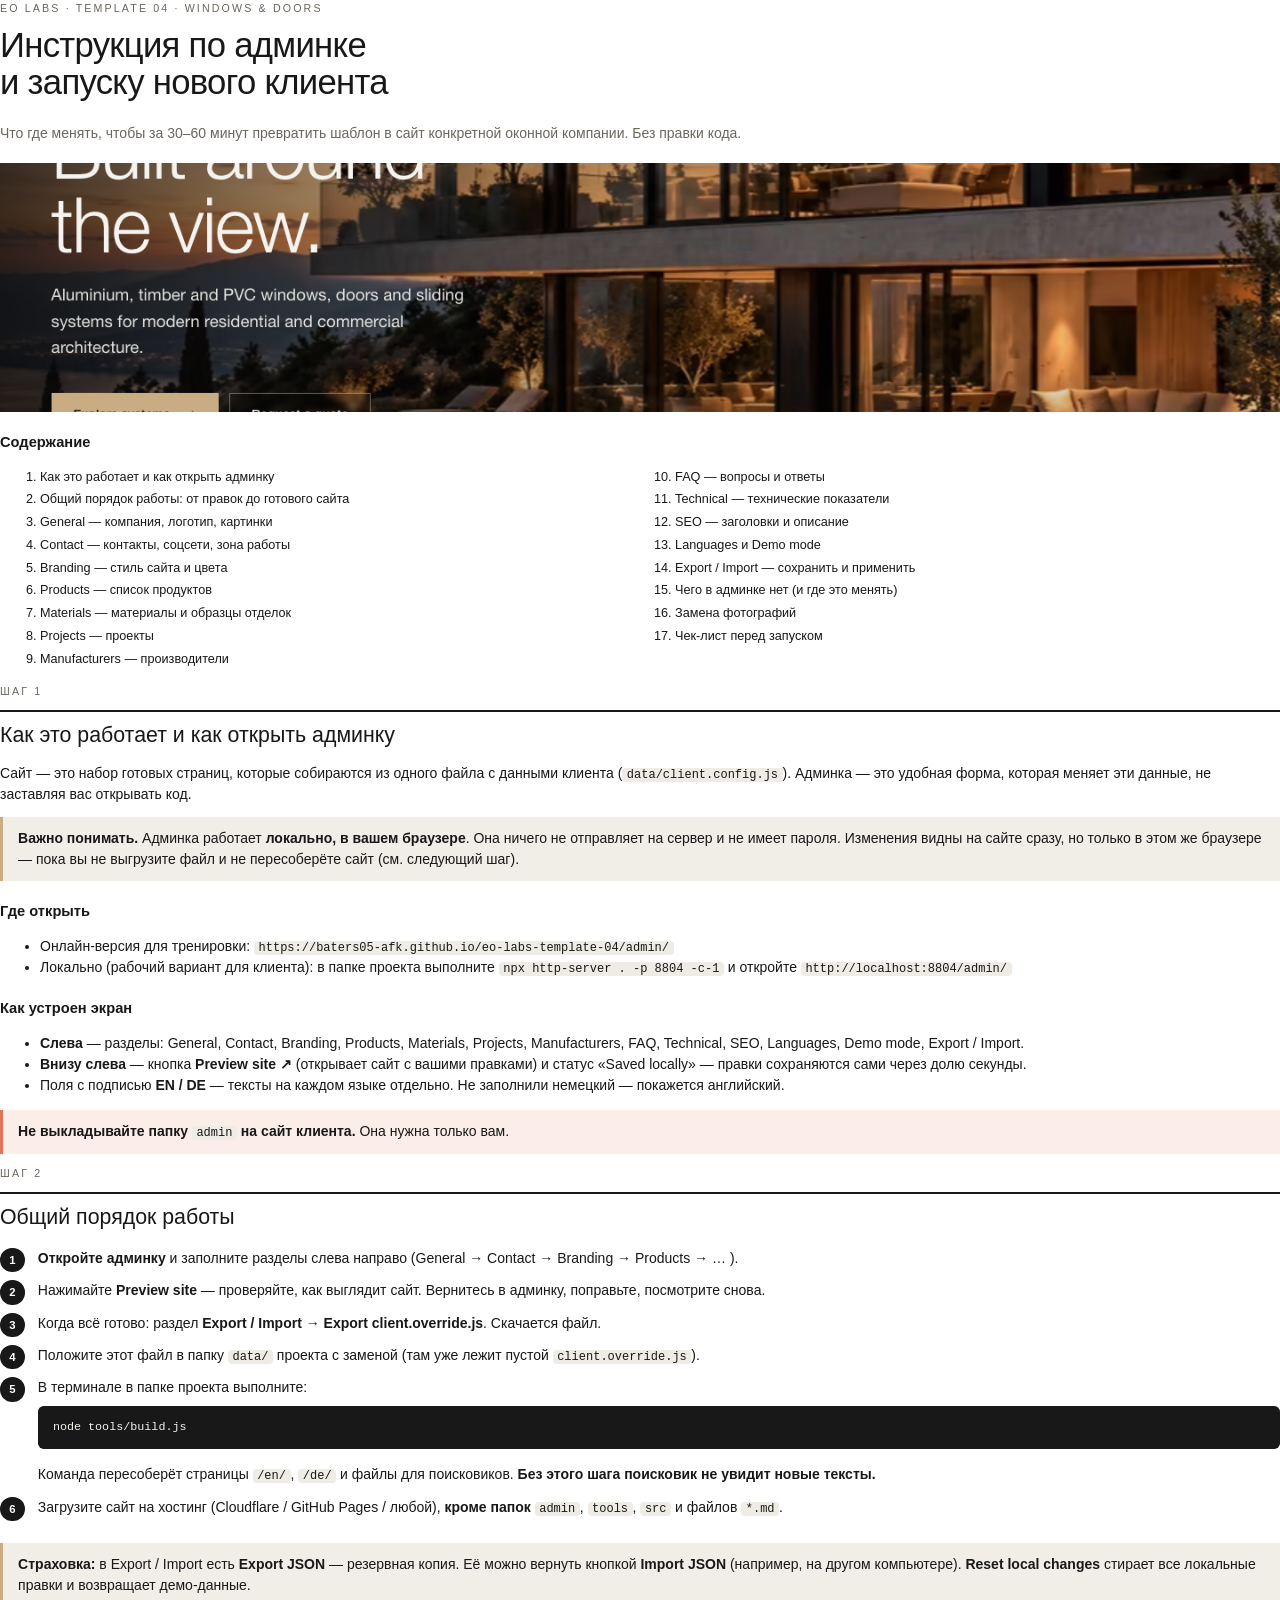
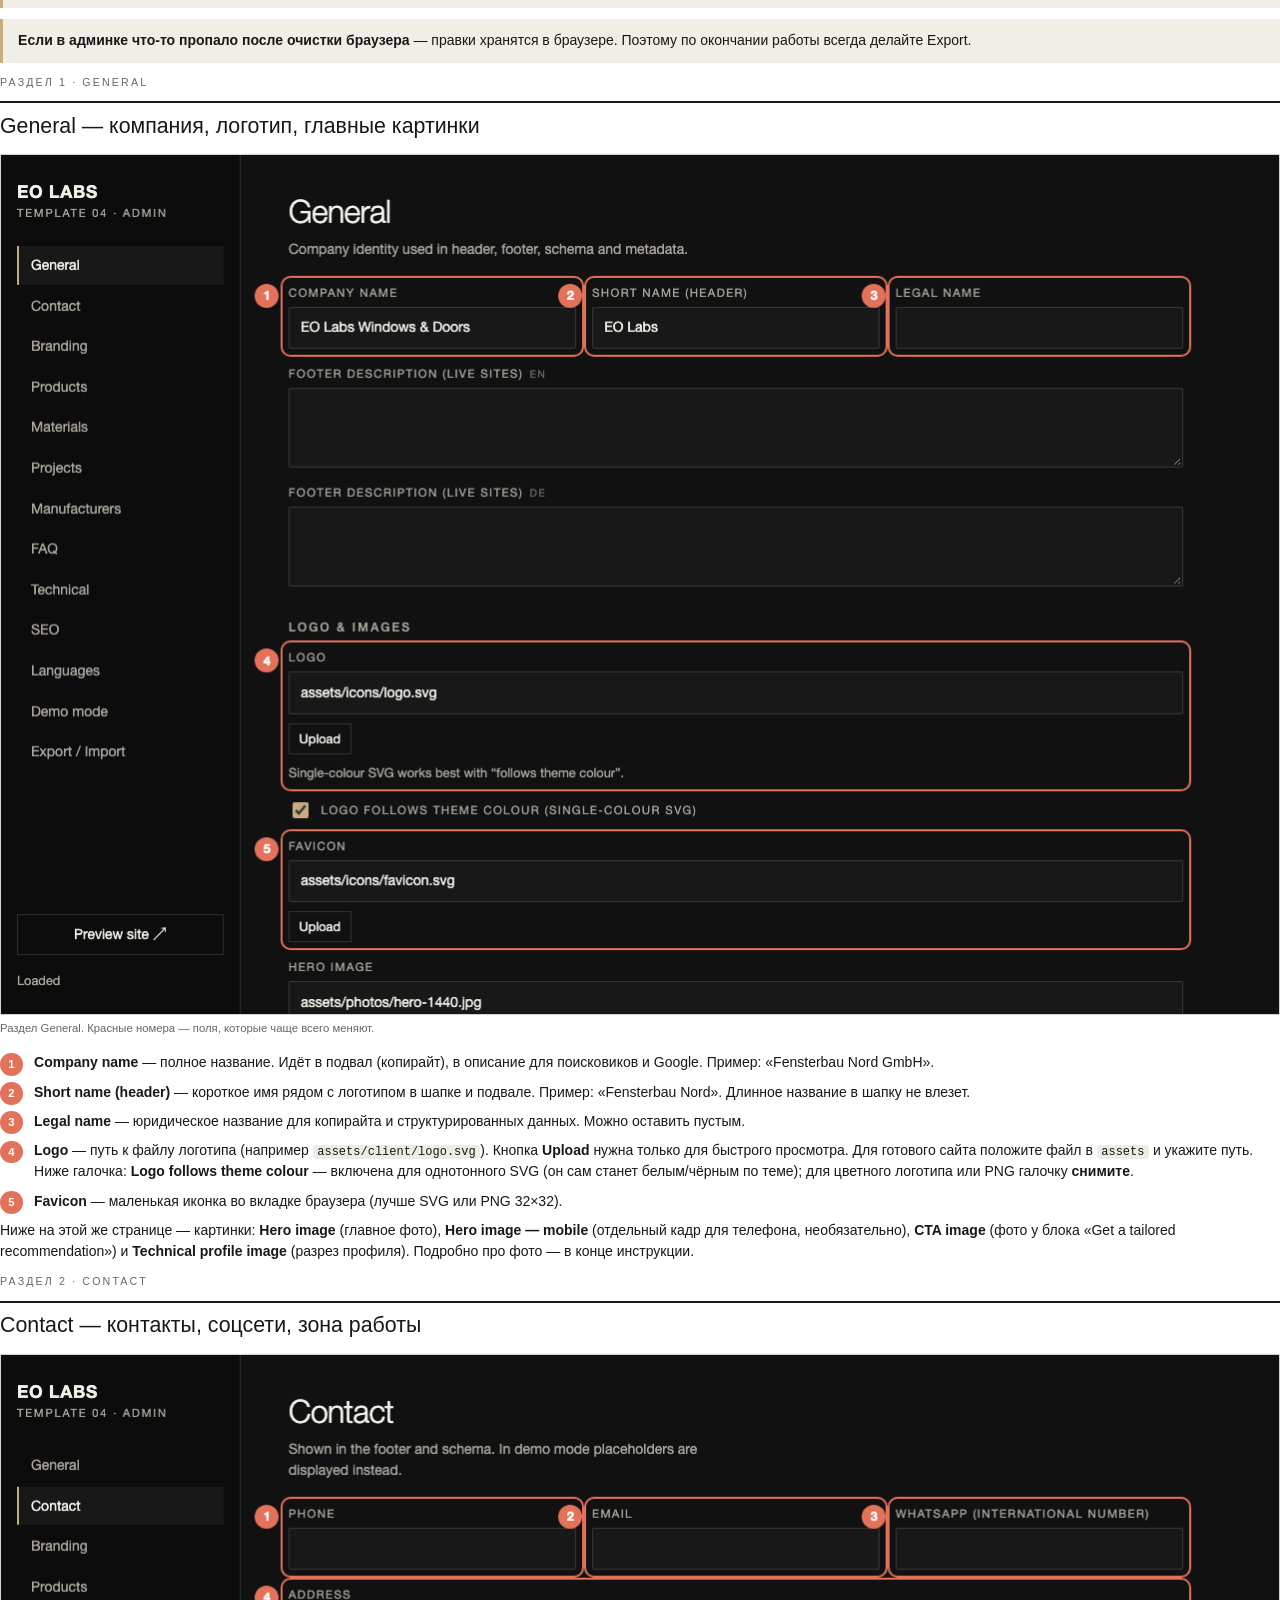
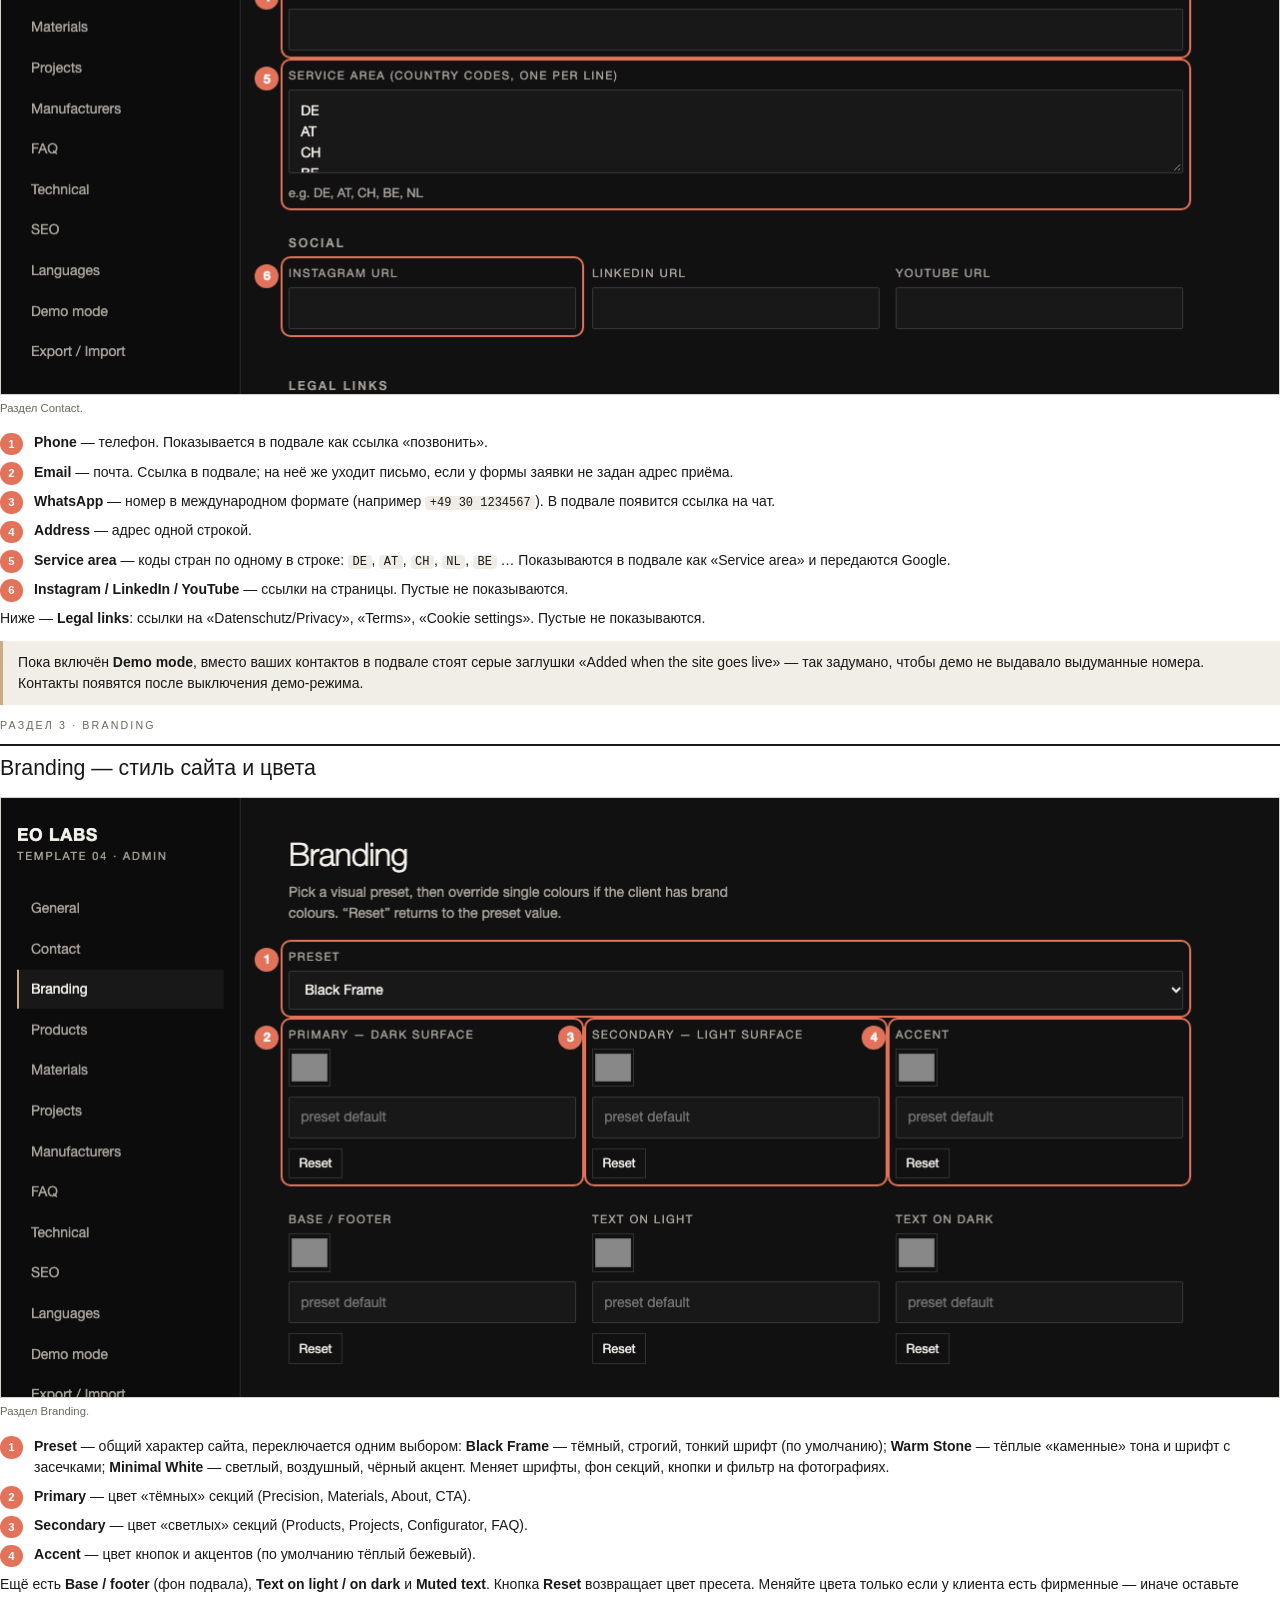
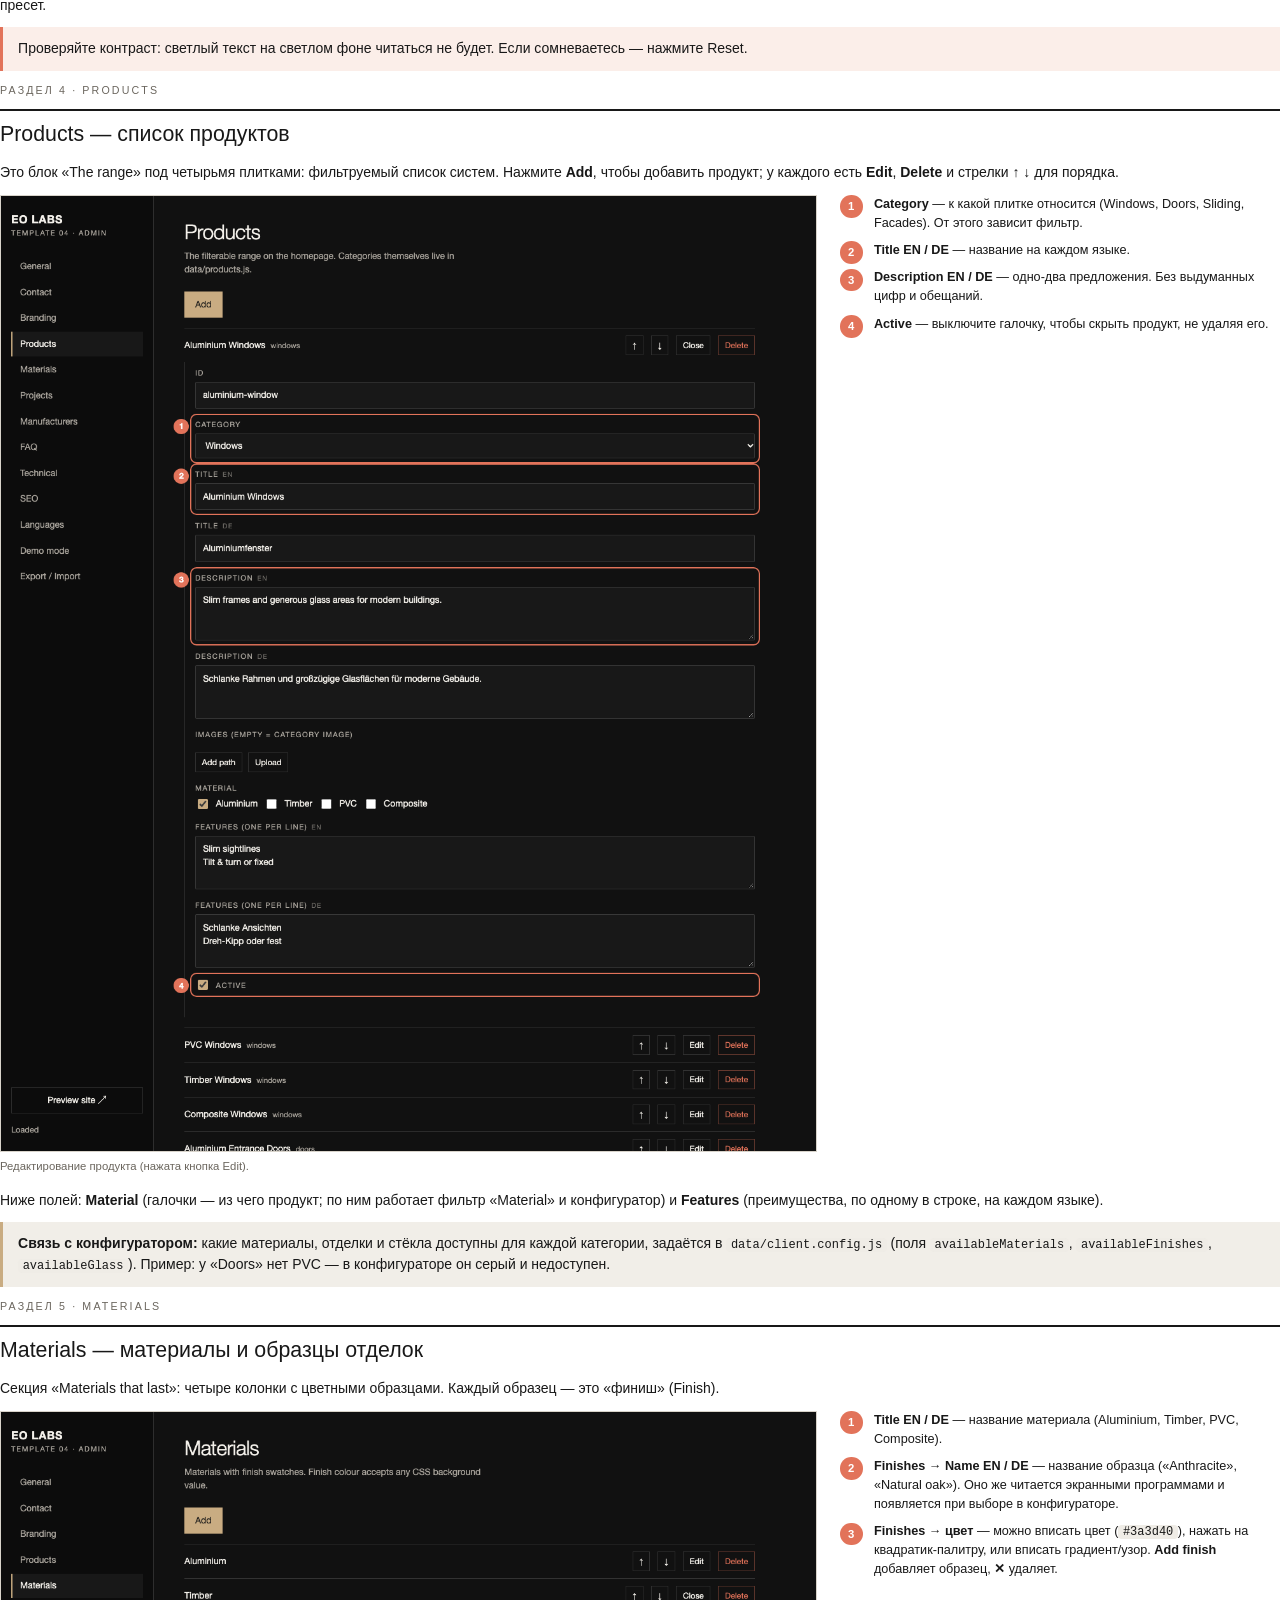
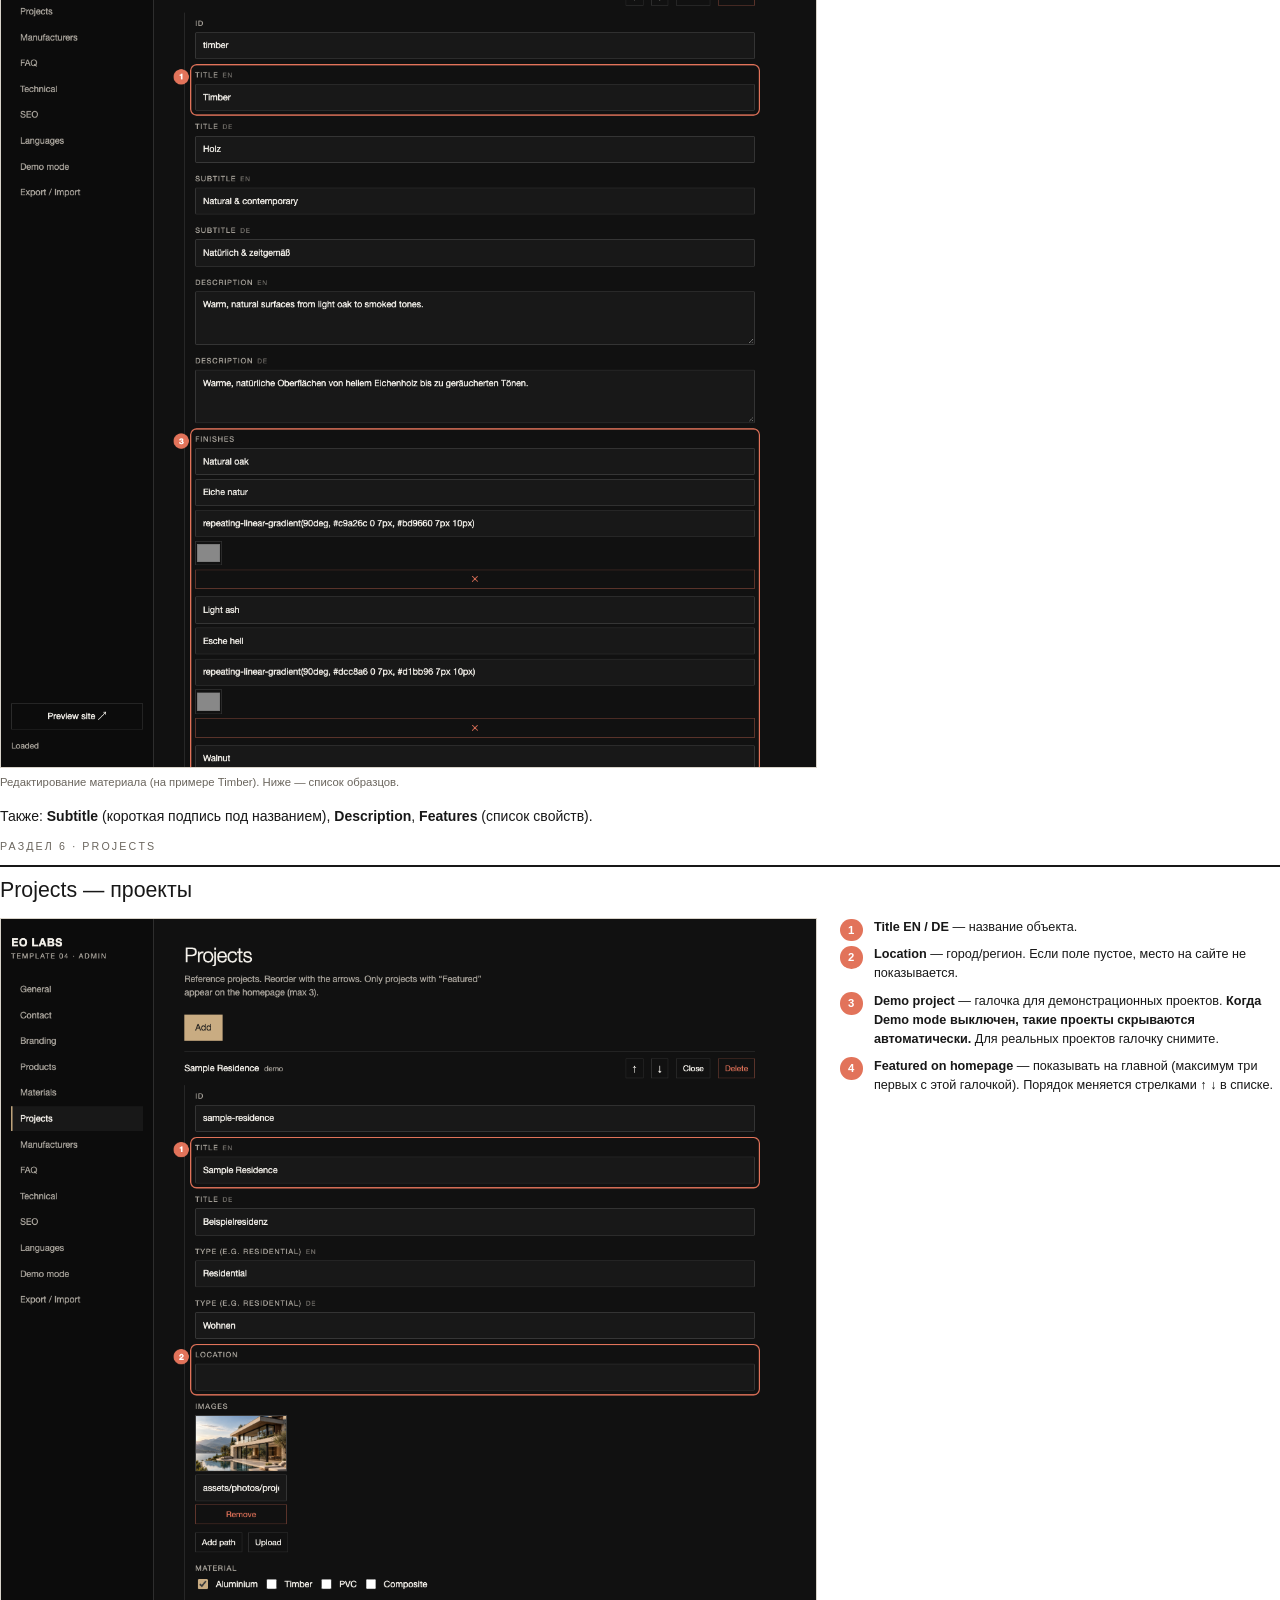
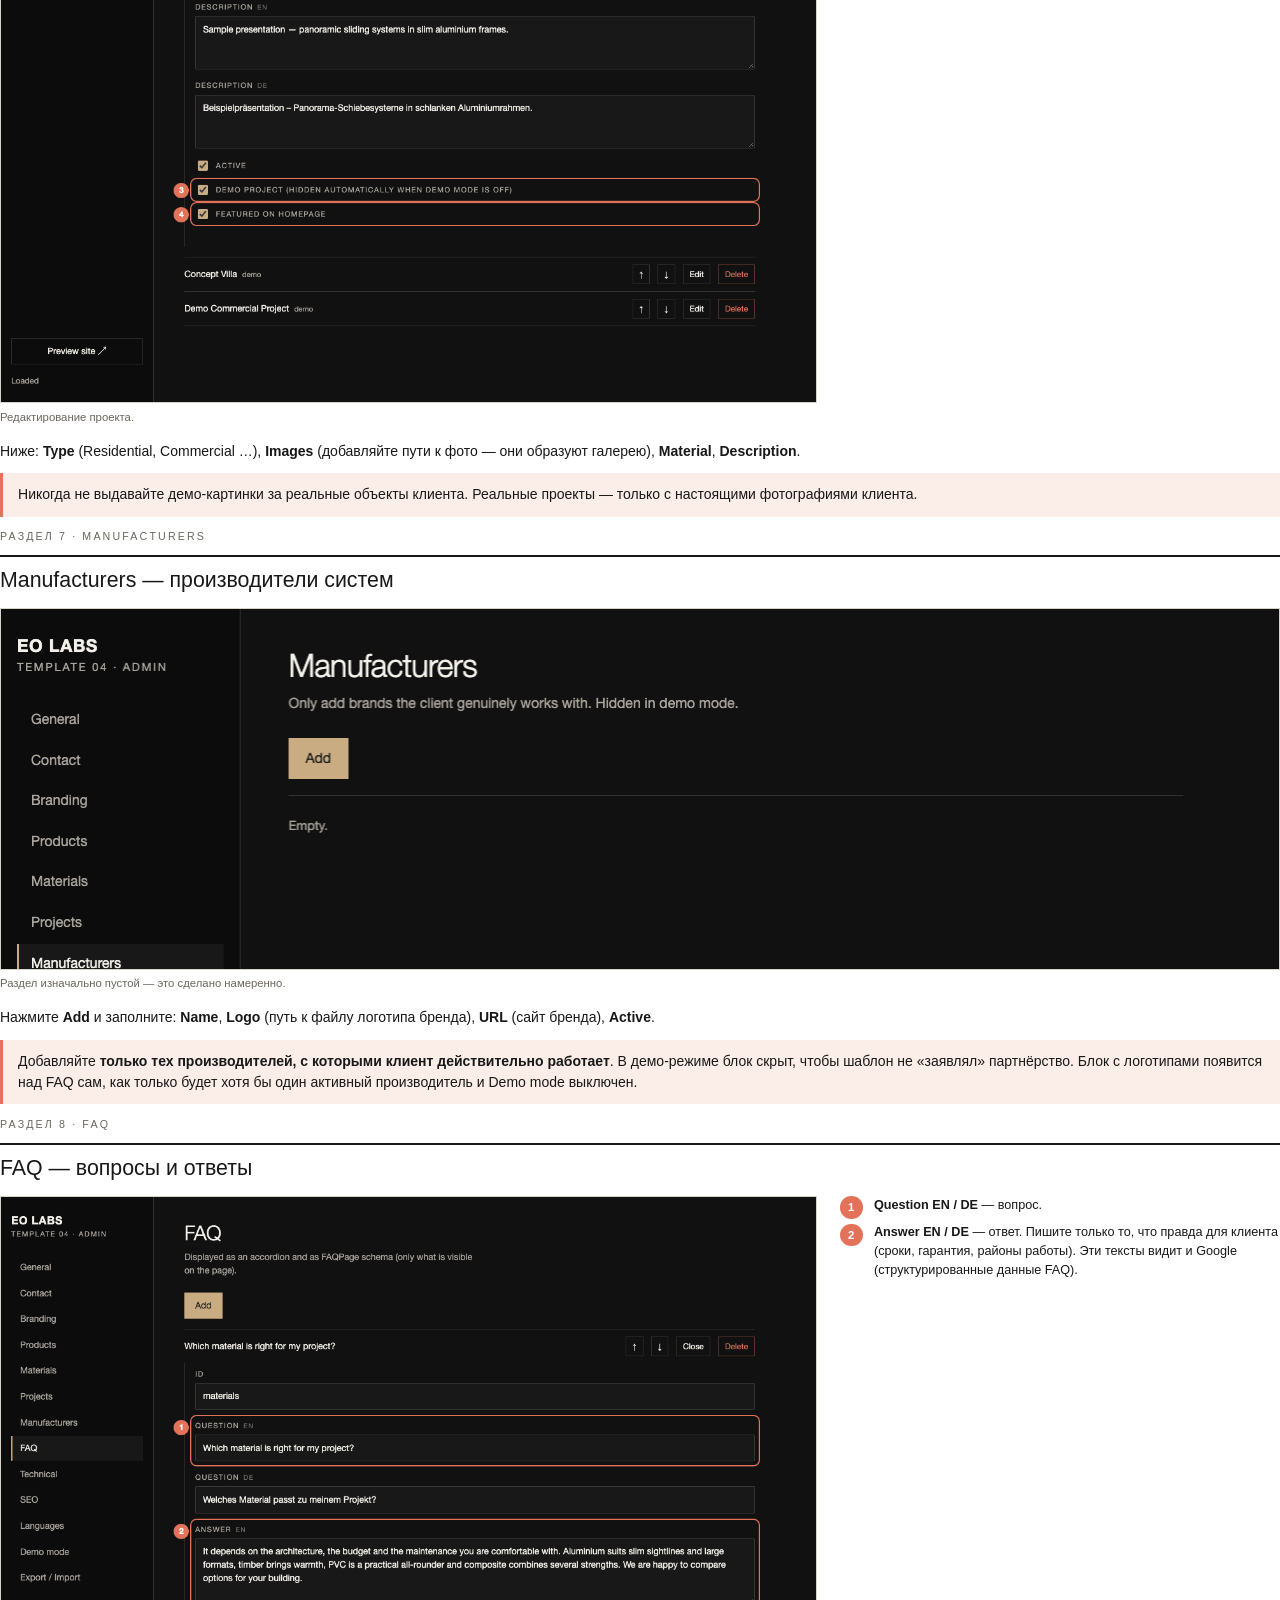
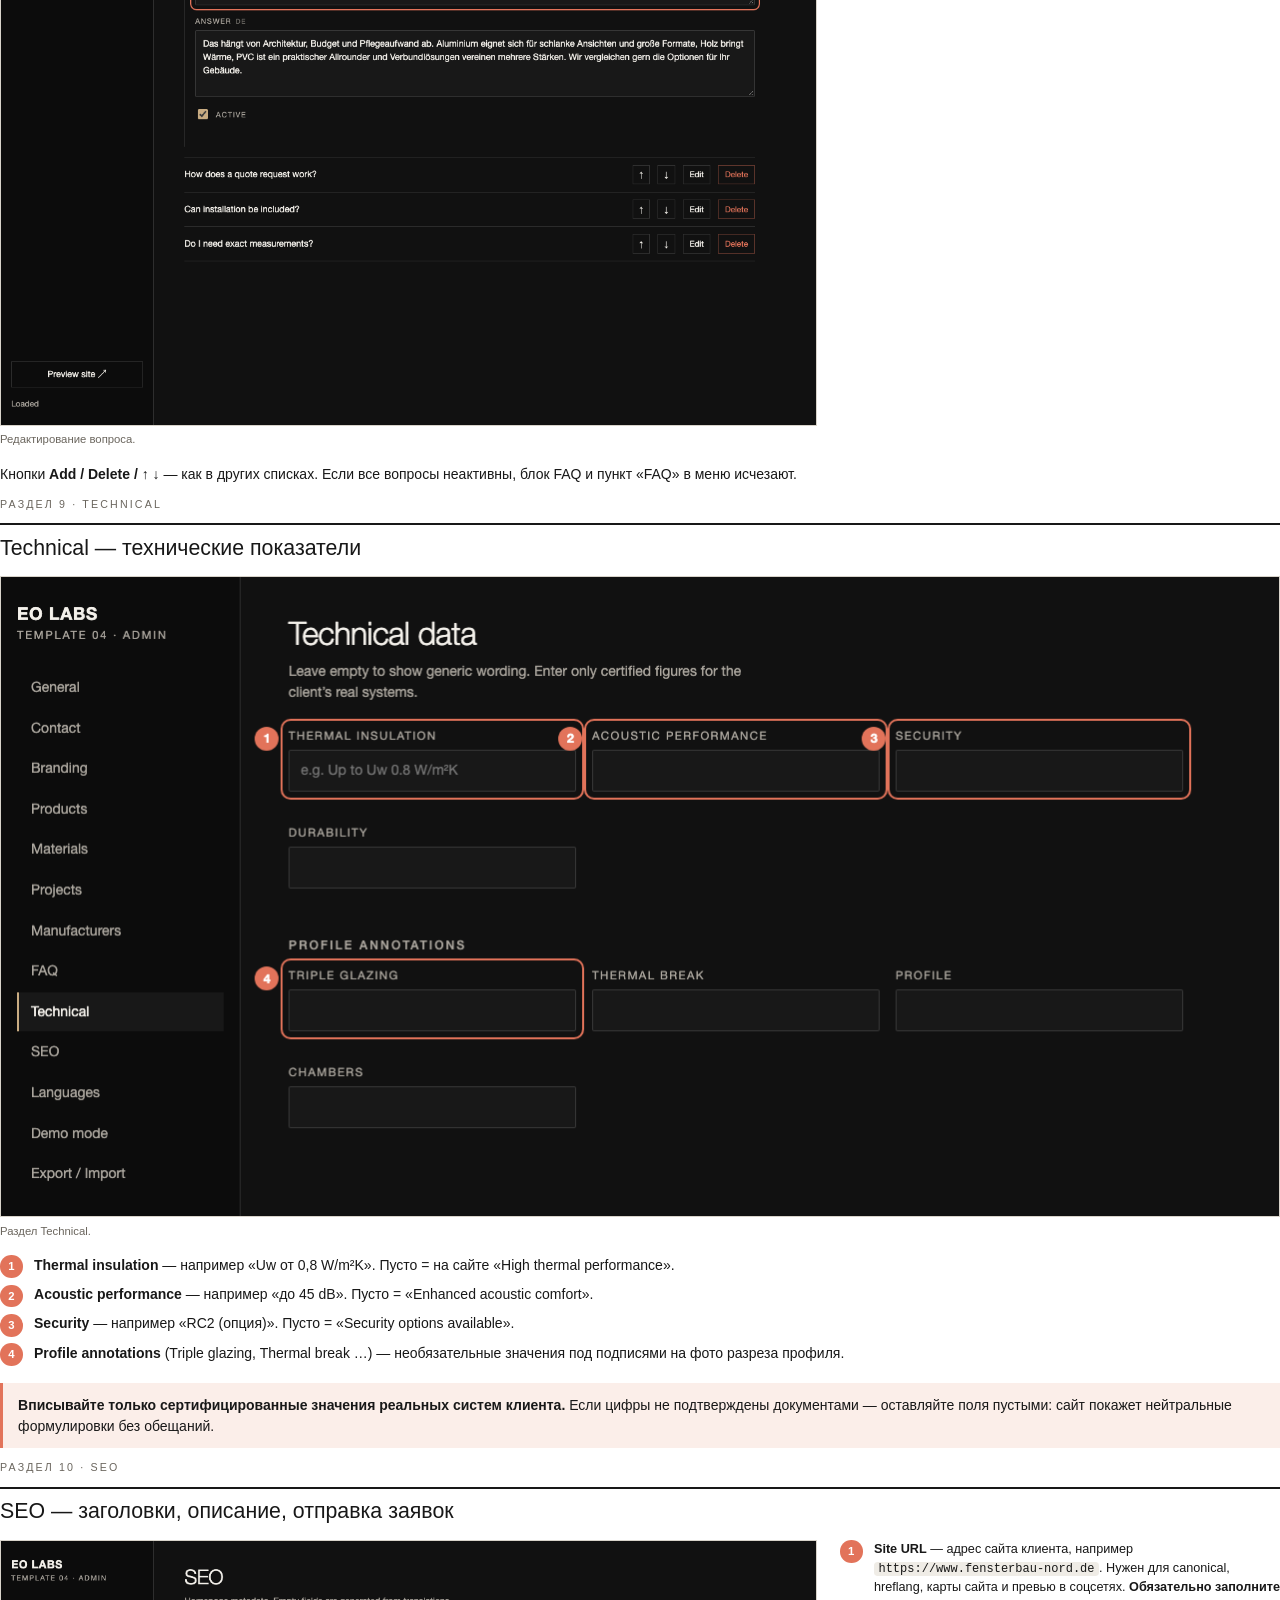
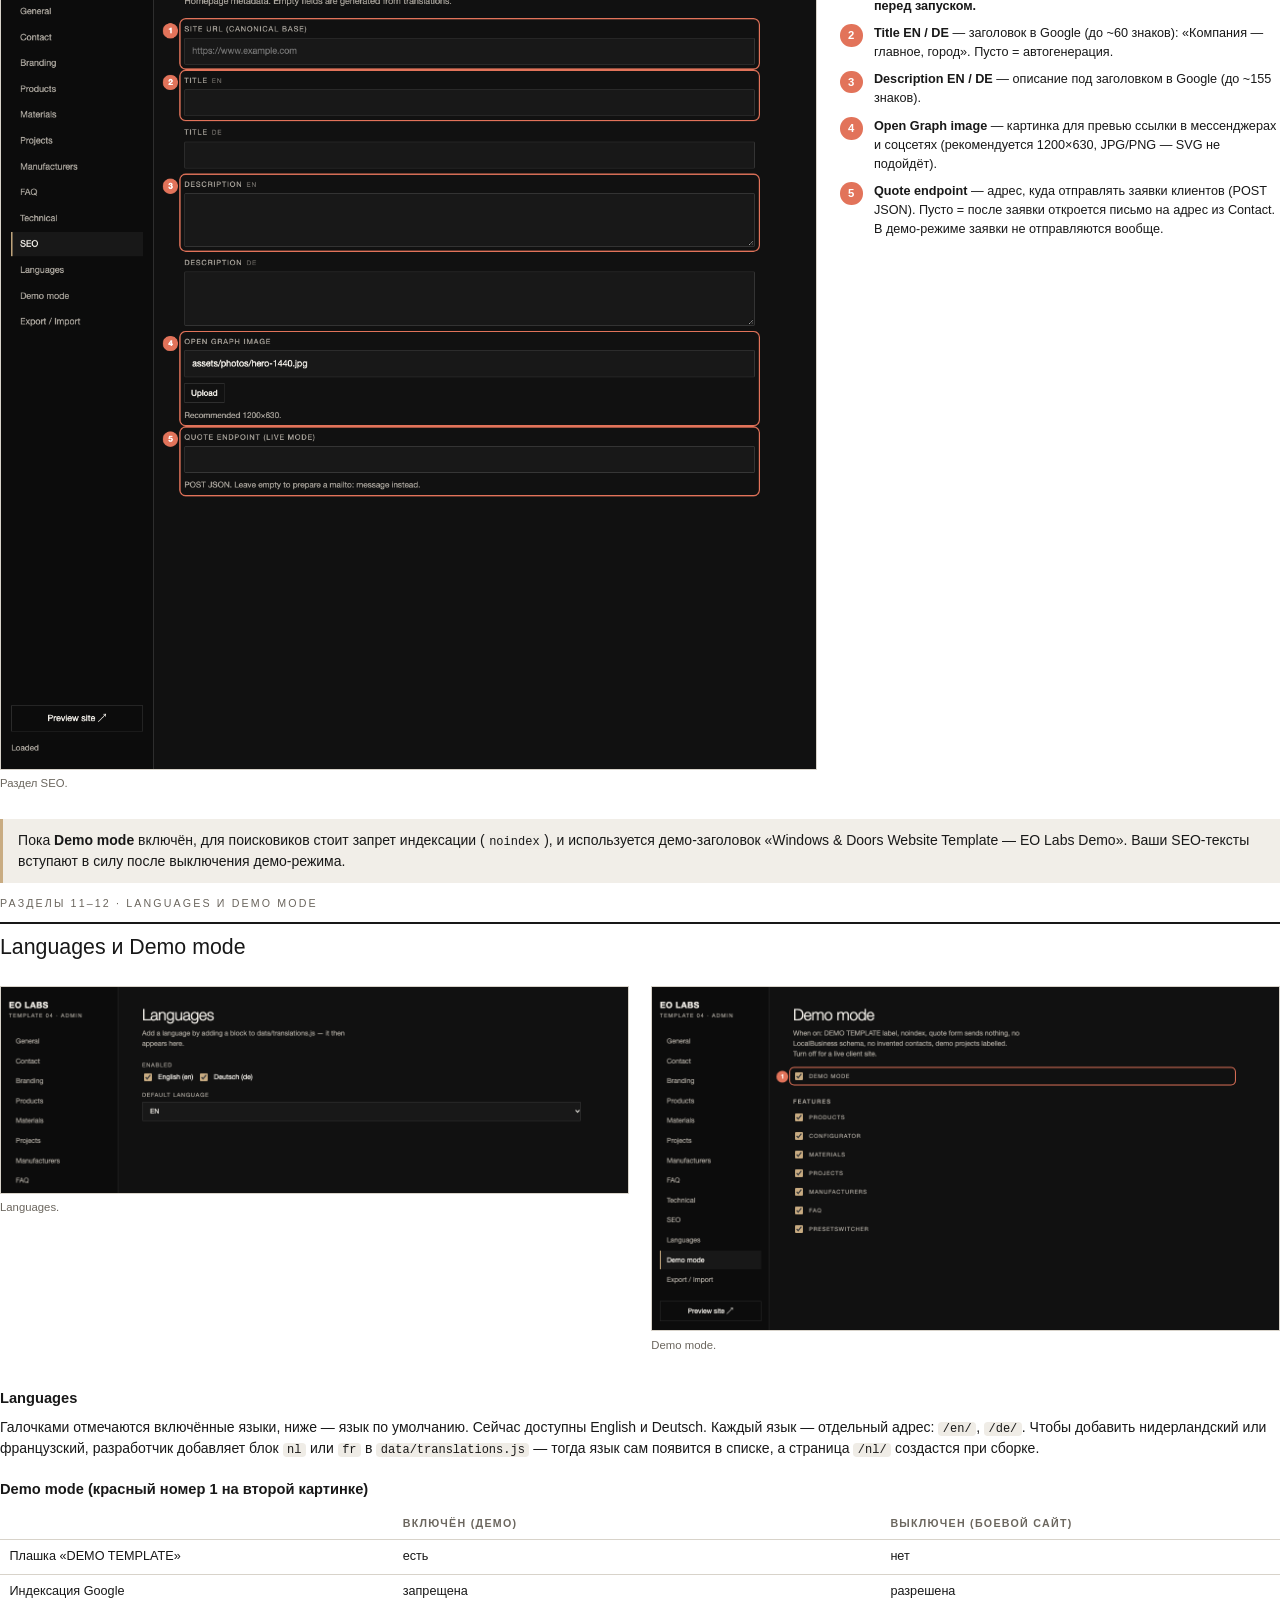
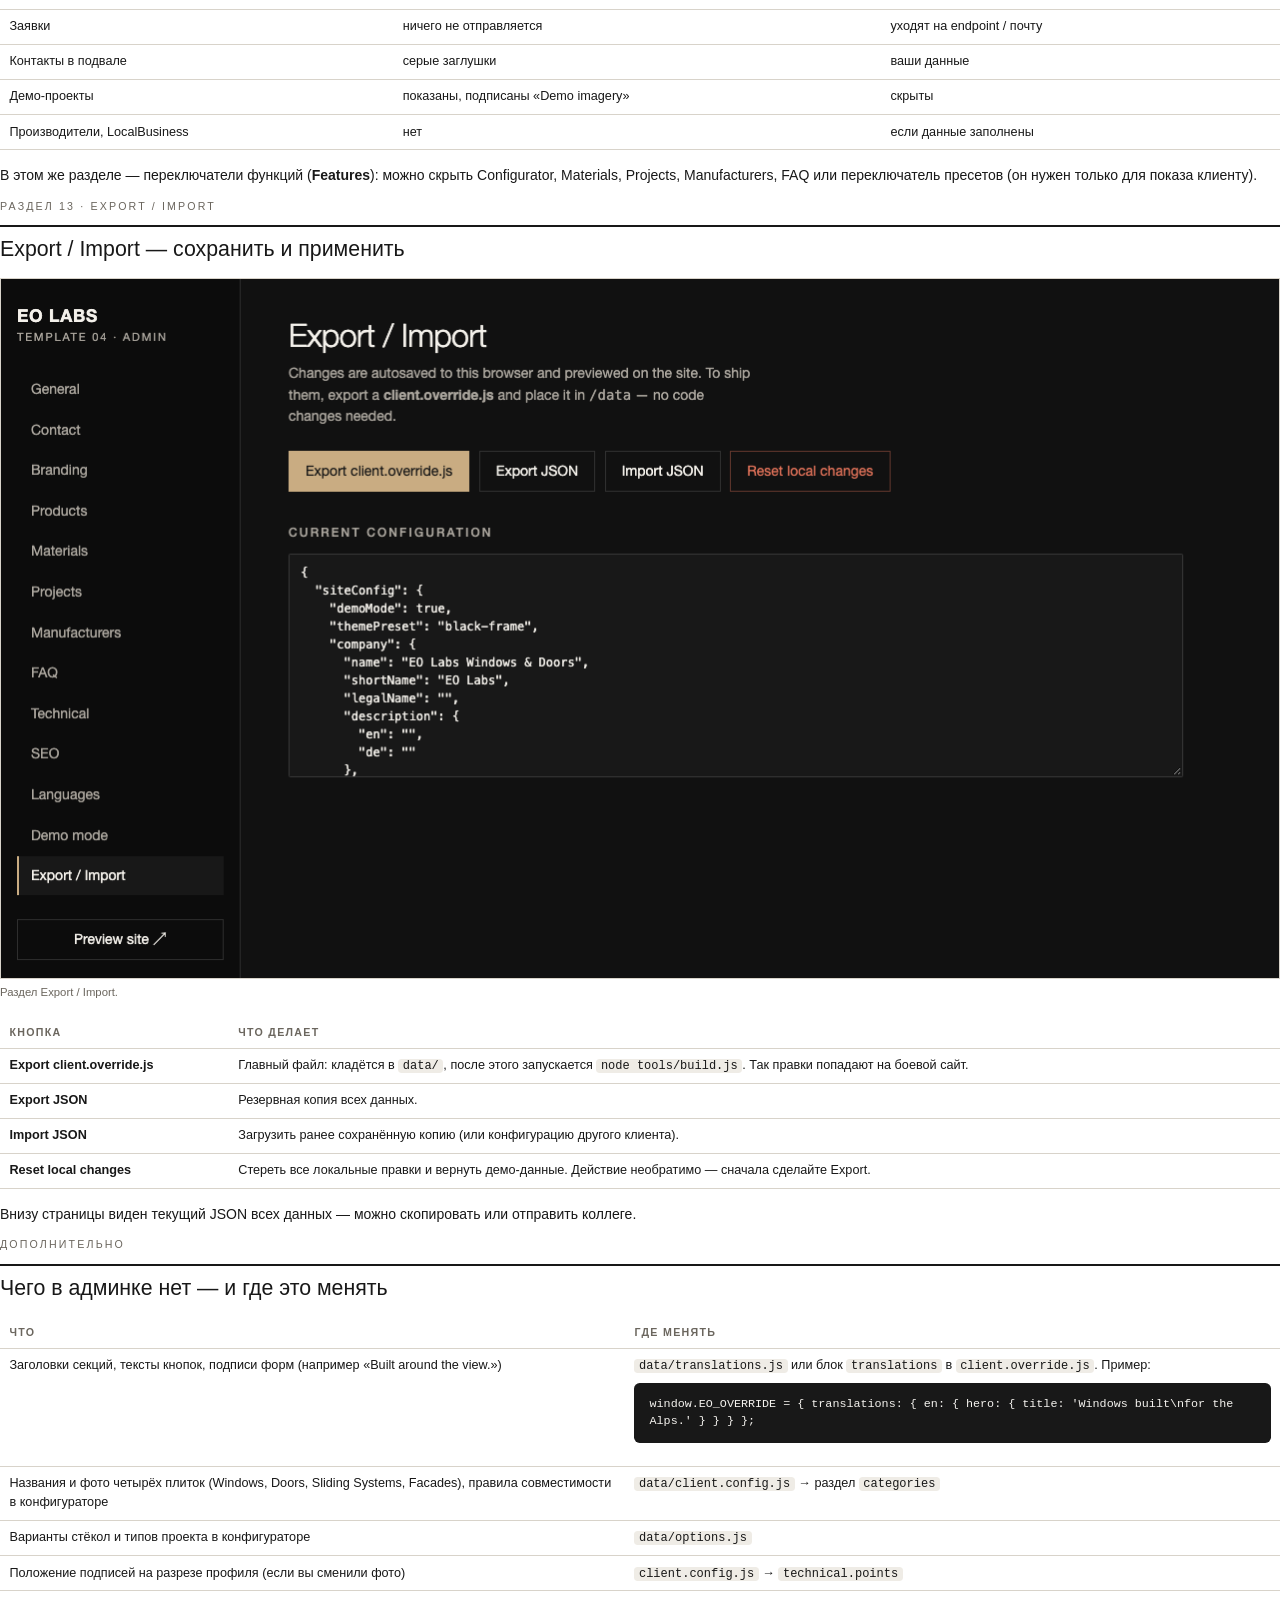
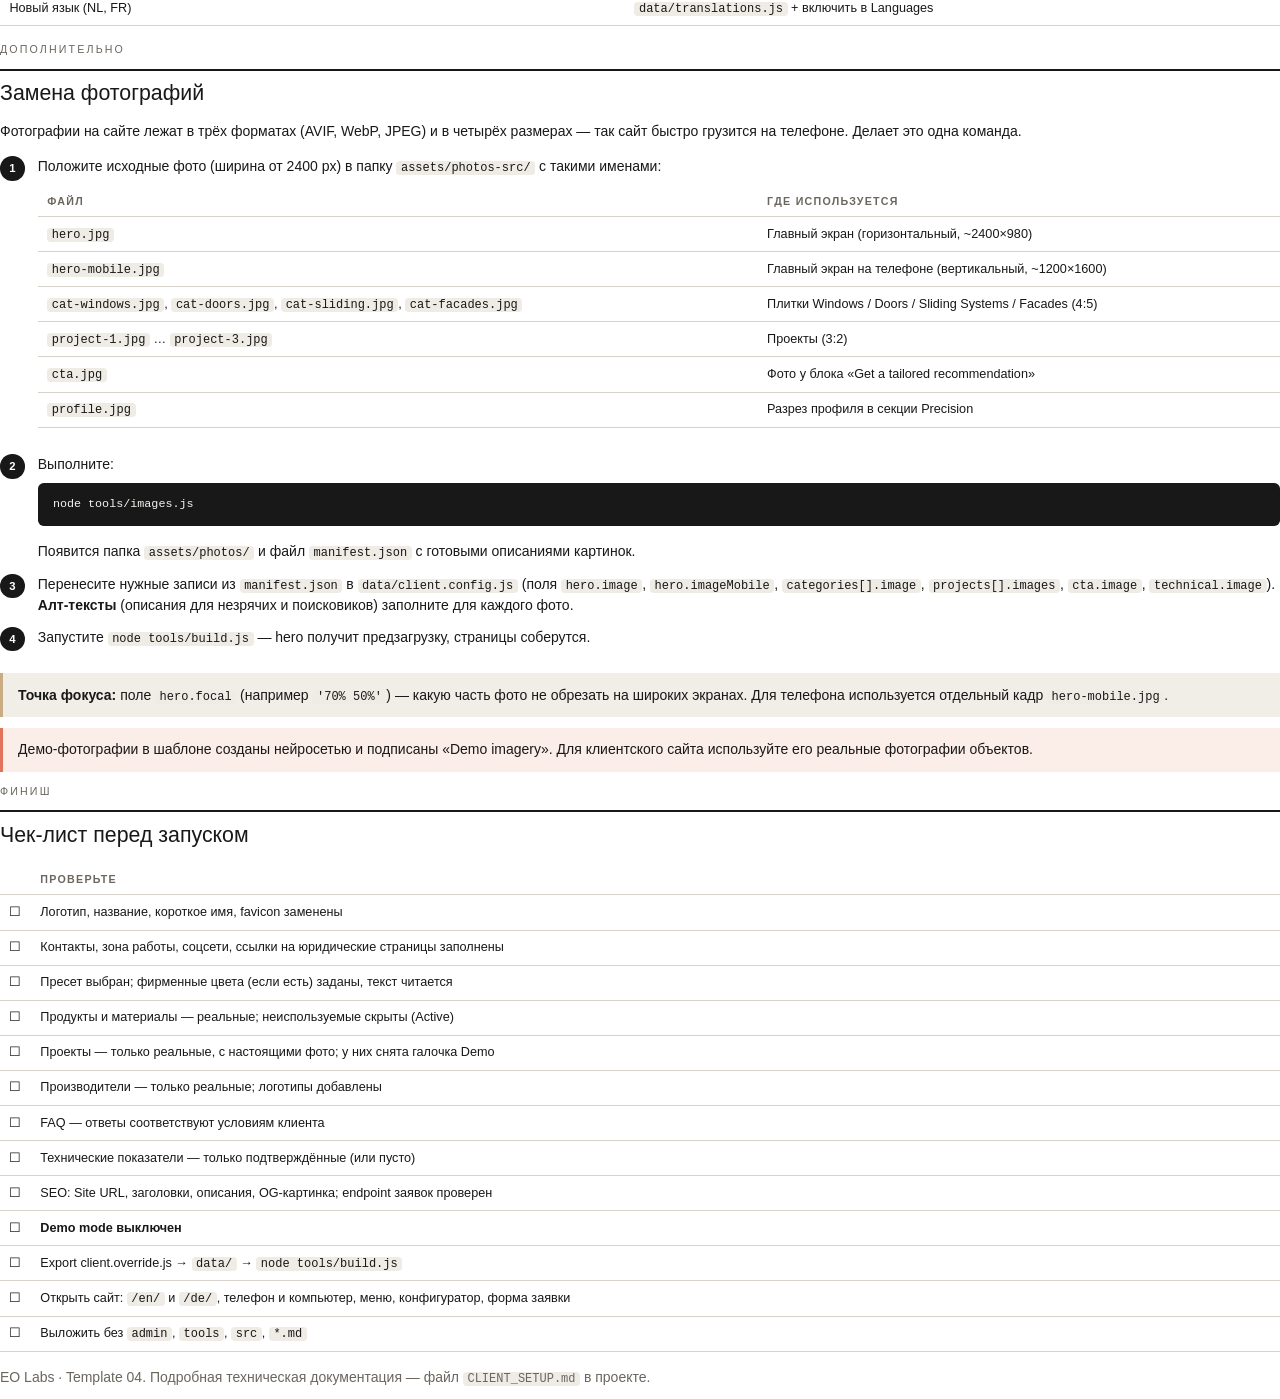
<file: docs/admin-guide.html>
<!doctype html>
<html lang="ru">
<head>
<meta charset="utf-8">
<title>EO Labs Template 04 — инструкция по админке</title>
<style>
  @page { size: A4; margin: 16mm 14mm 16mm 14mm; }
  * { box-sizing: border-box; }
  body { margin: 0; font: 10.5pt/1.5 -apple-system, "Helvetica Neue", Arial, sans-serif; color: #181818; }
  h1 { font-size: 26pt; font-weight: 300; letter-spacing: -.02em; margin: 0 0 6mm; line-height: 1.05; }
  h2 { font-size: 16pt; font-weight: 500; margin: 0 0 3mm; padding-top: 2mm; border-top: 2px solid #181818; }
  h3 { font-size: 11pt; margin: 5mm 0 2mm; }
  p { margin: 0 0 3mm; }
  .muted { color: #6b665e; }
  .eyebrow { font-size: 8pt; letter-spacing: .2em; text-transform: uppercase; color: #6b665e; margin-bottom: 3mm; }
  section { break-before: page; }
  .cover { break-before: auto; }
  .cover img { width: 100%; height: 66mm; object-fit: cover; object-position: 70% 60%; margin: 5mm 0; display: block; }
  figure { margin: 3mm 0 4mm; break-inside: avoid; }
  figure img { width: 100%; display: block; border: 1px solid #d8d3ca; }
  figcaption { font-size: 8.5pt; color: #6b665e; margin-top: 1.5mm; }
  ol.legend { list-style: none; counter-reset: n; padding: 0; margin: 3mm 0 0; }
  ol.legend li { counter-increment: n; position: relative; padding: 0 0 2.2mm 9mm; break-inside: avoid; }
  ol.legend li::before { content: counter(n); position: absolute; left: 0; top: .1mm; width: 6mm; height: 6mm; border-radius: 50%; background: #e2735a; color: #fff; font-weight: 700; font-size: 8.5pt; display: grid; place-items: center; text-align: center; line-height: 6mm; }
  .steps { counter-reset: s; list-style: none; padding: 0; }
  .steps li { counter-increment: s; position: relative; padding: 0 0 3mm 10mm; }
  .steps li::before { content: counter(s); position: absolute; left: 0; top: 0; width: 6.5mm; height: 6.5mm; border-radius: 50%; background: #181818; color: #fff; font-weight: 700; font-size: 8.5pt; text-align: center; line-height: 6.5mm; }
  .note { background: #f1eee8; border-left: 3px solid #c9ac82; padding: 3mm 4mm; margin: 3mm 0; break-inside: avoid; }
  .warn { background: #fbeee9; border-left: 3px solid #e2735a; padding: 3mm 4mm; margin: 3mm 0; break-inside: avoid; }
  code { font: 9pt ui-monospace, Menlo, monospace; background: #efece6; padding: 0 1.2mm; border-radius: 1mm; }
  pre { font: 8.8pt/1.45 ui-monospace, Menlo, monospace; background: #181818; color: #f5f3ef; padding: 3.5mm 4mm; border-radius: 1.5mm; white-space: pre-wrap; margin: 2mm 0 4mm; break-inside: avoid; }
  table { width: 100%; border-collapse: collapse; margin: 2mm 0 4mm; font-size: 9.5pt; }
  th, td { text-align: left; padding: 2mm 2.5mm; border-bottom: 1px solid #d8d3ca; vertical-align: top; }
  th { font-size: 8pt; letter-spacing: .12em; text-transform: uppercase; color: #6b665e; }
  .two { display: grid; grid-template-columns: 1fr 1fr; gap: 6mm; }
  .toc a { color: inherit; text-decoration: none; }
  .toc { columns: 2; column-gap: 8mm; font-size: 9.5pt; } .toc li { padding: .5mm 0; break-inside: avoid; }
  .split { display: grid; grid-template-columns: 1.3fr .7fr; gap: 6mm; align-items: start; } .split ol.legend { margin-top: 0; font-size: 9.5pt; } .split figure { margin-top: 0; }
</style>
</head>
<body>

<div class="cover">
  <div class="eyebrow">EO Labs · Template 04 · Windows &amp; Doors</div>
  <h1>Инструкция по админке<br>и запуску нового клиента</h1>
  <p class="muted">Что где менять, чтобы за 30–60 минут превратить шаблон в сайт конкретной оконной компании. Без правки кода.</p>
  <img src="img/s01-site-top.png" alt="">
  <h3>Содержание</h3>
  <ol class="toc">
    <li>Как это работает и как открыть админку</li>
    <li>Общий порядок работы: от правок до готового сайта</li>
    <li>General — компания, логотип, картинки</li>
    <li>Contact — контакты, соцсети, зона работы</li>
    <li>Branding — стиль сайта и цвета</li>
    <li>Products — список продуктов</li>
    <li>Materials — материалы и образцы отделок</li>
    <li>Projects — проекты</li>
    <li>Manufacturers — производители</li>
    <li>FAQ — вопросы и ответы</li>
    <li>Technical — технические показатели</li>
    <li>SEO — заголовки и описание</li>
    <li>Languages и Demo mode</li>
    <li>Export / Import — сохранить и применить</li>
    <li>Чего в админке нет (и где это менять)</li>
    <li>Замена фотографий</li>
    <li>Чек-лист перед запуском</li>
  </ol>
</div>

<section>
  <div class="eyebrow">Шаг 1</div>
  <h2>Как это работает и как открыть админку</h2>
  <p>Сайт — это набор готовых страниц, которые собираются из одного файла с данными клиента (<code>data/client.config.js</code>). Админка — это удобная форма, которая меняет эти данные, не заставляя вас открывать код.</p>
  <div class="note"><b>Важно понимать.</b> Админка работает <b>локально, в вашем браузере</b>. Она ничего не отправляет на сервер и не имеет пароля. Изменения видны на сайте сразу, но только в этом же браузере — пока вы не выгрузите файл и не пересоберёте сайт (см. следующий шаг).</div>
  <h3>Где открыть</h3>
  <ul>
    <li>Онлайн-версия для тренировки: <code>https://baters05-afk.github.io/eo-labs-template-04/admin/</code></li>
    <li>Локально (рабочий вариант для клиента): в папке проекта выполните <code>npx http-server . -p 8804 -c-1</code> и откройте <code>http://localhost:8804/admin/</code></li>
  </ul>
  <h3>Как устроен экран</h3>
  <ul>
    <li><b>Слева</b> — разделы: General, Contact, Branding, Products, Materials, Projects, Manufacturers, FAQ, Technical, SEO, Languages, Demo mode, Export / Import.</li>
    <li><b>Внизу слева</b> — кнопка <b>Preview site ↗</b> (открывает сайт с вашими правками) и статус «Saved locally» — правки сохраняются сами через долю секунды.</li>
    <li>Поля с подписью <b>EN / DE</b> — тексты на каждом языке отдельно. Не заполнили немецкий — покажется английский.</li>
  </ul>
  <div class="warn"><b>Не выкладывайте папку <code>admin</code> на сайт клиента.</b> Она нужна только вам.</div>
</section>

<section>
  <div class="eyebrow">Шаг 2</div>
  <h2>Общий порядок работы</h2>
  <ol class="steps">
    <li><b>Откройте админку</b> и заполните разделы слева направо (General → Contact → Branding → Products → … ).</li>
    <li>Нажимайте <b>Preview site</b> — проверяйте, как выглядит сайт. Вернитесь в админку, поправьте, посмотрите снова.</li>
    <li>Когда всё готово: раздел <b>Export / Import → Export client.override.js</b>. Скачается файл.</li>
    <li>Положите этот файл в папку <code>data/</code> проекта с заменой (там уже лежит пустой <code>client.override.js</code>).</li>
    <li>В терминале в папке проекта выполните: <pre>node tools/build.js</pre> Команда пересоберёт страницы <code>/en/</code>, <code>/de/</code> и файлы для поисковиков. <b>Без этого шага поисковик не увидит новые тексты.</b></li>
    <li>Загрузите сайт на хостинг (Cloudflare / GitHub Pages / любой), <b>кроме папок</b> <code>admin</code>, <code>tools</code>, <code>src</code> и файлов <code>*.md</code>.</li>
  </ol>
  <div class="note"><b>Страховка:</b> в Export / Import есть <b>Export JSON</b> — резервная копия. Её можно вернуть кнопкой <b>Import JSON</b> (например, на другом компьютере). <b>Reset local changes</b> стирает все локальные правки и возвращает демо-данные.</div>
  <div class="note"><b>Если в админке что-то пропало после очистки браузера</b> — правки хранятся в браузере. Поэтому по окончании работы всегда делайте Export.</div>
</section>

<section>
  <div class="eyebrow">Раздел 1 · General</div>
  <h2>General — компания, логотип, главные картинки</h2>
  <figure><img src="img/a01-general.png" alt=""><figcaption>Раздел General. Красные номера — поля, которые чаще всего меняют.</figcaption></figure>
  <ol class="legend">
    <li><b>Company name</b> — полное название. Идёт в подвал (копирайт), в описание для поисковиков и Google. Пример: «Fensterbau Nord GmbH».</li>
    <li><b>Short name (header)</b> — короткое имя рядом с логотипом в шапке и подвале. Пример: «Fensterbau Nord». Длинное название в шапку не влезет.</li>
    <li><b>Legal name</b> — юридическое название для копирайта и структурированных данных. Можно оставить пустым.</li>
    <li><b>Logo</b> — путь к файлу логотипа (например <code>assets/client/logo.svg</code>). Кнопка <b>Upload</b> нужна только для быстрого просмотра. Для готового сайта положите файл в <code>assets</code> и укажите путь. Ниже галочка: <b>Logo follows theme colour</b> — включена для однотонного SVG (он сам станет белым/чёрным по теме); для цветного логотипа или PNG галочку <b>снимите</b>.</li>
    <li><b>Favicon</b> — маленькая иконка во вкладке браузера (лучше SVG или PNG 32×32).</li>
  </ol>
  <p>Ниже на этой же странице — картинки: <b>Hero image</b> (главное фото), <b>Hero image — mobile</b> (отдельный кадр для телефона, необязательно), <b>CTA image</b> (фото у блока «Get a tailored recommendation») и <b>Technical profile image</b> (разрез профиля). Подробно про фото — в конце инструкции.</p>
</section>

<section>
  <div class="eyebrow">Раздел 2 · Contact</div>
  <h2>Contact — контакты, соцсети, зона работы</h2>
  <figure><img src="img/a02-contact.png" alt=""><figcaption>Раздел Contact.</figcaption></figure>
  <ol class="legend">
    <li><b>Phone</b> — телефон. Показывается в подвале как ссылка «позвонить».</li>
    <li><b>Email</b> — почта. Ссылка в подвале; на неё же уходит письмо, если у формы заявки не задан адрес приёма.</li>
    <li><b>WhatsApp</b> — номер в международном формате (например <code>+49 30 1234567</code>). В подвале появится ссылка на чат.</li>
    <li><b>Address</b> — адрес одной строкой.</li>
    <li><b>Service area</b> — коды стран по одному в строке: <code>DE</code>, <code>AT</code>, <code>CH</code>, <code>NL</code>, <code>BE</code> … Показываются в подвале как «Service area» и передаются Google.</li>
    <li><b>Instagram / LinkedIn / YouTube</b> — ссылки на страницы. Пустые не показываются.</li>
  </ol>
  <p>Ниже — <b>Legal links</b>: ссылки на «Datenschutz/Privacy», «Terms», «Cookie settings». Пустые не показываются.</p>
  <div class="note">Пока включён <b>Demo mode</b>, вместо ваших контактов в подвале стоят серые заглушки «Added when the site goes live» — так задумано, чтобы демо не выдавало выдуманные номера. Контакты появятся после выключения демо-режима.</div>
</section>

<section>
  <div class="eyebrow">Раздел 3 · Branding</div>
  <h2>Branding — стиль сайта и цвета</h2>
  <figure><img src="img/a03-design.png" alt=""><figcaption>Раздел Branding.</figcaption></figure>
  <ol class="legend">
    <li><b>Preset</b> — общий характер сайта, переключается одним выбором:
      <b>Black Frame</b> — тёмный, строгий, тонкий шрифт (по умолчанию);
      <b>Warm Stone</b> — тёплые «каменные» тона и шрифт с засечками;
      <b>Minimal White</b> — светлый, воздушный, чёрный акцент.
      Меняет шрифты, фон секций, кнопки и фильтр на фотографиях.</li>
    <li><b>Primary</b> — цвет «тёмных» секций (Precision, Materials, About, CTA).</li>
    <li><b>Secondary</b> — цвет «светлых» секций (Products, Projects, Configurator, FAQ).</li>
    <li><b>Accent</b> — цвет кнопок и акцентов (по умолчанию тёплый бежевый).</li>
  </ol>
  <p>Ещё есть <b>Base / footer</b> (фон подвала), <b>Text on light / on dark</b> и <b>Muted text</b>. Кнопка <b>Reset</b> возвращает цвет пресета. Меняйте цвета только если у клиента есть фирменные — иначе оставьте пресет.</p>
  <div class="warn">Проверяйте контраст: светлый текст на светлом фоне читаться не будет. Если сомневаетесь — нажмите Reset.</div>
</section>

<section>
  <div class="eyebrow">Раздел 4 · Products</div>
  <h2>Products — список продуктов</h2>
  <p>Это блок «The range» под четырьмя плитками: фильтруемый список систем. Нажмите <b>Add</b>, чтобы добавить продукт; у каждого есть <b>Edit</b>, <b>Delete</b> и стрелки ↑ ↓ для порядка.</p>
  <div class="split"><figure><img src="img/a05-product-edit.png" alt=""><figcaption>Редактирование продукта (нажата кнопка Edit).</figcaption></figure><ol class="legend">
    <li><b>Category</b> — к какой плитке относится (Windows, Doors, Sliding, Facades). От этого зависит фильтр.</li>
    <li><b>Title EN / DE</b> — название на каждом языке.</li>
    <li><b>Description EN / DE</b> — одно-два предложения. Без выдуманных цифр и обещаний.</li>
    <li><b>Active</b> — выключите галочку, чтобы скрыть продукт, не удаляя его.</li>
  </ol></div>
  <p>Ниже полей: <b>Material</b> (галочки — из чего продукт; по ним работает фильтр «Material» и конфигуратор) и <b>Features</b> (преимущества, по одному в строке, на каждом языке).</p>
  <div class="note"><b>Связь с конфигуратором:</b> какие материалы, отделки и стёкла доступны для каждой категории, задаётся в <code>data/client.config.js</code> (поля <code>availableMaterials</code>, <code>availableFinishes</code>, <code>availableGlass</code>). Пример: у «Doors» нет PVC — в конфигураторе он серый и недоступен.</div>
</section>

<section>
  <div class="eyebrow">Раздел 5 · Materials</div>
  <h2>Materials — материалы и образцы отделок</h2>
  <p>Секция «Materials that last»: четыре колонки с цветными образцами. Каждый образец — это «финиш» (Finish).</p>
  <div class="split"><figure><img src="img/a06-materials.png" alt=""><figcaption>Редактирование материала (на примере Timber). Ниже — список образцов.</figcaption></figure><ol class="legend">
    <li><b>Title EN / DE</b> — название материала (Aluminium, Timber, PVC, Composite).</li>
    <li><b>Finishes → Name EN / DE</b> — название образца («Anthracite», «Natural oak»). Оно же читается экранными программами и появляется при выборе в конфигураторе.</li>
    <li><b>Finishes → цвет</b> — можно вписать цвет (<code>#3a3d40</code>), нажать на квадратик-палитру, или вписать градиент/узор. <b>Add finish</b> добавляет образец, <b>✕</b> удаляет.</li>
  </ol></div>
  <p>Также: <b>Subtitle</b> (короткая подпись под названием), <b>Description</b>, <b>Features</b> (список свойств).</p>
</section>

<section>
  <div class="eyebrow">Раздел 6 · Projects</div>
  <h2>Projects — проекты</h2>
  <div class="split"><figure><img src="img/a07-projects.png" alt=""><figcaption>Редактирование проекта.</figcaption></figure><ol class="legend">
    <li><b>Title EN / DE</b> — название объекта.</li>
    <li><b>Location</b> — город/регион. Если поле пустое, место на сайте не показывается.</li>
    <li><b>Demo project</b> — галочка для демонстрационных проектов. <b>Когда Demo mode выключен, такие проекты скрываются автоматически.</b> Для реальных проектов галочку снимите.</li>
    <li><b>Featured on homepage</b> — показывать на главной (максимум три первых с этой галочкой). Порядок меняется стрелками ↑ ↓ в списке.</li>
  </ol></div>
  <p>Ниже: <b>Type</b> (Residential, Commercial …), <b>Images</b> (добавляйте пути к фото — они образуют галерею), <b>Material</b>, <b>Description</b>.</p>
  <div class="warn">Никогда не выдавайте демо-картинки за реальные объекты клиента. Реальные проекты — только с настоящими фотографиями клиента.</div>
</section>

<section>
  <div class="eyebrow">Раздел 7 · Manufacturers</div>
  <h2>Manufacturers — производители систем</h2>
  <figure><img src="img/a08-manufacturers.png" alt=""><figcaption>Раздел изначально пустой — это сделано намеренно.</figcaption></figure>
  <p>Нажмите <b>Add</b> и заполните: <b>Name</b>, <b>Logo</b> (путь к файлу логотипа бренда), <b>URL</b> (сайт бренда), <b>Active</b>.</p>
  <div class="warn">Добавляйте <b>только тех производителей, с которыми клиент действительно работает</b>. В демо-режиме блок скрыт, чтобы шаблон не «заявлял» партнёрство. Блок с логотипами появится над FAQ сам, как только будет хотя бы один активный производитель и Demo mode выключен.</div>
</section>

<section>
  <div class="eyebrow">Раздел 8 · FAQ</div>
  <h2>FAQ — вопросы и ответы</h2>
  <div class="split"><figure><img src="img/a09-faq.png" alt=""><figcaption>Редактирование вопроса.</figcaption></figure><ol class="legend">
    <li><b>Question EN / DE</b> — вопрос.</li>
    <li><b>Answer EN / DE</b> — ответ. Пишите только то, что правда для клиента (сроки, гарантия, районы работы). Эти тексты видит и Google (структурированные данные FAQ).</li>
  </ol></div>
  <p>Кнопки <b>Add / Delete / ↑ ↓</b> — как в других списках. Если все вопросы неактивны, блок FAQ и пункт «FAQ» в меню исчезают.</p>
</section>

<section>
  <div class="eyebrow">Раздел 9 · Technical</div>
  <h2>Technical — технические показатели</h2>
  <figure><img src="img/a10-technical.png" alt=""><figcaption>Раздел Technical.</figcaption></figure>
  <ol class="legend">
    <li><b>Thermal insulation</b> — например «Uw от 0,8 W/m²K». Пусто = на сайте «High thermal performance».</li>
    <li><b>Acoustic performance</b> — например «до 45 dB». Пусто = «Enhanced acoustic comfort».</li>
    <li><b>Security</b> — например «RC2 (опция)». Пусто = «Security options available».</li>
    <li><b>Profile annotations</b> (Triple glazing, Thermal break …) — необязательные значения под подписями на фото разреза профиля.</li>
  </ol>
  <div class="warn"><b>Вписывайте только сертифицированные значения реальных систем клиента.</b> Если цифры не подтверждены документами — оставляйте поля пустыми: сайт покажет нейтральные формулировки без обещаний.</div>
</section>

<section>
  <div class="eyebrow">Раздел 10 · SEO</div>
  <h2>SEO — заголовки, описание, отправка заявок</h2>
  <div class="split"><figure><img src="img/a11-seo.png" alt=""><figcaption>Раздел SEO.</figcaption></figure><ol class="legend">
    <li><b>Site URL</b> — адрес сайта клиента, например <code>https://www.fensterbau-nord.de</code>. Нужен для canonical, hreflang, карты сайта и превью в соцсетях. <b>Обязательно заполните перед запуском.</b></li>
    <li><b>Title EN / DE</b> — заголовок в Google (до ~60 знаков): «Компания — главное, город». Пусто = автогенерация.</li>
    <li><b>Description EN / DE</b> — описание под заголовком в Google (до ~155 знаков).</li>
    <li><b>Open Graph image</b> — картинка для превью ссылки в мессенджерах и соцсетях (рекомендуется 1200×630, JPG/PNG — SVG не подойдёт).</li>
    <li><b>Quote endpoint</b> — адрес, куда отправлять заявки клиентов (POST JSON). Пусто = после заявки откроется письмо на адрес из Contact. В демо-режиме заявки не отправляются вообще.</li>
  </ol></div>
  <div class="note">Пока <b>Demo mode</b> включён, для поисковиков стоит запрет индексации (<code>noindex</code>), и используется демо-заголовок «Windows &amp; Doors Website Template — EO Labs Demo». Ваши SEO-тексты вступают в силу после выключения демо-режима.</div>
</section>

<section>
  <div class="eyebrow">Разделы 11–12 · Languages и Demo mode</div>
  <h2>Languages и Demo mode</h2>
  <div class="two">
    <figure><img src="img/a12-languages.png" alt=""><figcaption>Languages.</figcaption></figure>
    <figure><img src="img/a13-mode.png" alt=""><figcaption>Demo mode.</figcaption></figure>
  </div>
  <h3>Languages</h3>
  <p>Галочками отмечаются включённые языки, ниже — язык по умолчанию. Сейчас доступны English и Deutsch. Каждый язык — отдельный адрес: <code>/en/</code>, <code>/de/</code>. Чтобы добавить нидерландский или французский, разработчик добавляет блок <code>nl</code> или <code>fr</code> в <code>data/translations.js</code> — тогда язык сам появится в списке, а страница <code>/nl/</code> создастся при сборке.</p>
  <h3>Demo mode (красный номер 1 на второй картинке)</h3>
  <table>
    <tr><th></th><th>Включён (демо)</th><th>Выключен (боевой сайт)</th></tr>
    <tr><td>Плашка «DEMO TEMPLATE»</td><td>есть</td><td>нет</td></tr>
    <tr><td>Индексация Google</td><td>запрещена</td><td>разрешена</td></tr>
    <tr><td>Заявки</td><td>ничего не отправляется</td><td>уходят на endpoint / почту</td></tr>
    <tr><td>Контакты в подвале</td><td>серые заглушки</td><td>ваши данные</td></tr>
    <tr><td>Демо-проекты</td><td>показаны, подписаны «Demo imagery»</td><td>скрыты</td></tr>
    <tr><td>Производители, LocalBusiness</td><td>нет</td><td>если данные заполнены</td></tr>
  </table>
  <p>В этом же разделе — переключатели функций (<b>Features</b>): можно скрыть Configurator, Materials, Projects, Manufacturers, FAQ или переключатель пресетов (он нужен только для показа клиенту).</p>
</section>

<section>
  <div class="eyebrow">Раздел 13 · Export / Import</div>
  <h2>Export / Import — сохранить и применить</h2>
  <figure><img src="img/a14-data.png" alt=""><figcaption>Раздел Export / Import.</figcaption></figure>
  <table>
    <tr><th>Кнопка</th><th>Что делает</th></tr>
    <tr><td><b>Export client.override.js</b></td><td>Главный файл: кладётся в <code>data/</code>, после этого запускается <code>node tools/build.js</code>. Так правки попадают на боевой сайт.</td></tr>
    <tr><td><b>Export JSON</b></td><td>Резервная копия всех данных.</td></tr>
    <tr><td><b>Import JSON</b></td><td>Загрузить ранее сохранённую копию (или конфигурацию другого клиента).</td></tr>
    <tr><td><b>Reset local changes</b></td><td>Стереть все локальные правки и вернуть демо-данные. Действие необратимо — сначала сделайте Export.</td></tr>
  </table>
  <p>Внизу страницы виден текущий JSON всех данных — можно скопировать или отправить коллеге.</p>
</section>

<section>
  <div class="eyebrow">Дополнительно</div>
  <h2>Чего в админке нет — и где это менять</h2>
  <table>
    <tr><th>Что</th><th>Где менять</th></tr>
    <tr><td>Заголовки секций, тексты кнопок, подписи форм (например «Built around the view.»)</td><td><code>data/translations.js</code> или блок <code>translations</code> в <code>client.override.js</code>. Пример: <pre>window.EO_OVERRIDE = { translations: { en: { hero: { title: 'Windows built\nfor the Alps.' } } } };</pre></td></tr>
    <tr><td>Названия и фото четырёх плиток (Windows, Doors, Sliding Systems, Facades), правила совместимости в конфигураторе</td><td><code>data/client.config.js</code> → раздел <code>categories</code></td></tr>
    <tr><td>Варианты стёкол и типов проекта в конфигураторе</td><td><code>data/options.js</code></td></tr>
    <tr><td>Положение подписей на разрезе профиля (если вы сменили фото)</td><td><code>client.config.js</code> → <code>technical.points</code></td></tr>
    <tr><td>Новый язык (NL, FR)</td><td><code>data/translations.js</code> + включить в Languages</td></tr>
  </table>
</section>

<section>
  <div class="eyebrow">Дополнительно</div>
  <h2>Замена фотографий</h2>
  <p>Фотографии на сайте лежат в трёх форматах (AVIF, WebP, JPEG) и в четырёх размерах — так сайт быстро грузится на телефоне. Делает это одна команда.</p>
  <ol class="steps">
    <li>Положите исходные фото (ширина от 2400 px) в папку <code>assets/photos-src/</code> с такими именами:
      <table>
        <tr><th>Файл</th><th>Где используется</th></tr>
        <tr><td><code>hero.jpg</code></td><td>Главный экран (горизонтальный, ~2400×980)</td></tr>
        <tr><td><code>hero-mobile.jpg</code></td><td>Главный экран на телефоне (вертикальный, ~1200×1600)</td></tr>
        <tr><td><code>cat-windows.jpg</code>, <code>cat-doors.jpg</code>, <code>cat-sliding.jpg</code>, <code>cat-facades.jpg</code></td><td>Плитки Windows / Doors / Sliding Systems / Facades (4:5)</td></tr>
        <tr><td><code>project-1.jpg</code> … <code>project-3.jpg</code></td><td>Проекты (3:2)</td></tr>
        <tr><td><code>cta.jpg</code></td><td>Фото у блока «Get a tailored recommendation»</td></tr>
        <tr><td><code>profile.jpg</code></td><td>Разрез профиля в секции Precision</td></tr>
      </table></li>
    <li>Выполните: <pre>node tools/images.js</pre> Появится папка <code>assets/photos/</code> и файл <code>manifest.json</code> с готовыми описаниями картинок.</li>
    <li>Перенесите нужные записи из <code>manifest.json</code> в <code>data/client.config.js</code> (поля <code>hero.image</code>, <code>hero.imageMobile</code>, <code>categories[].image</code>, <code>projects[].images</code>, <code>cta.image</code>, <code>technical.image</code>). <b>Алт-тексты</b> (описания для незрячих и поисковиков) заполните для каждого фото.</li>
    <li>Запустите <code>node tools/build.js</code> — hero получит предзагрузку, страницы соберутся.</li>
  </ol>
  <div class="note"><b>Точка фокуса:</b> поле <code>hero.focal</code> (например <code>'70% 50%'</code>) — какую часть фото не обрезать на широких экранах. Для телефона используется отдельный кадр <code>hero-mobile.jpg</code>.</div>
  <div class="warn">Демо-фотографии в шаблоне созданы нейросетью и подписаны «Demo imagery». Для клиентского сайта используйте его реальные фотографии объектов.</div>
</section>

<section>
  <div class="eyebrow">Финиш</div>
  <h2>Чек-лист перед запуском</h2>
  <table>
    <tr><th style="width:8mm"></th><th>Проверьте</th></tr>
    <tr><td>☐</td><td>Логотип, название, короткое имя, favicon заменены</td></tr>
    <tr><td>☐</td><td>Контакты, зона работы, соцсети, ссылки на юридические страницы заполнены</td></tr>
    <tr><td>☐</td><td>Пресет выбран; фирменные цвета (если есть) заданы, текст читается</td></tr>
    <tr><td>☐</td><td>Продукты и материалы — реальные; неиспользуемые скрыты (Active)</td></tr>
    <tr><td>☐</td><td>Проекты — только реальные, с настоящими фото; у них снята галочка Demo</td></tr>
    <tr><td>☐</td><td>Производители — только реальные; логотипы добавлены</td></tr>
    <tr><td>☐</td><td>FAQ — ответы соответствуют условиям клиента</td></tr>
    <tr><td>☐</td><td>Технические показатели — только подтверждённые (или пусто)</td></tr>
    <tr><td>☐</td><td>SEO: Site URL, заголовки, описания, OG-картинка; endpoint заявок проверен</td></tr>
    <tr><td>☐</td><td><b>Demo mode выключен</b></td></tr>
    <tr><td>☐</td><td>Export client.override.js → <code>data/</code> → <code>node tools/build.js</code></td></tr>
    <tr><td>☐</td><td>Открыть сайт: <code>/en/</code> и <code>/de/</code>, телефон и компьютер, меню, конфигуратор, форма заявки</td></tr>
    <tr><td>☐</td><td>Выложить без <code>admin</code>, <code>tools</code>, <code>src</code>, <code>*.md</code></td></tr>
  </table>
  <p class="muted">EO Labs · Template 04. Подробная техническая документация — файл <code>CLIENT_SETUP.md</code> в проекте.</p>
</section>

</body>
</html>
</file>
<file: css/variables.css>
/* Design tokens. Palette values here are the BLACK FRAME defaults;
   presets.css swaps them per preset and siteConfig.branding overrides them per client. */
:root {
  /* layout */
  --container: 1440px;
  --page-padding: clamp(1.125rem, 4vw, 4rem);
  --section-space: clamp(5rem, 9.5vw, 8.75rem);   /* desktop ≈120–140 · tablet 80–100 */
  --header-h: 4.75rem;
  --demo-bar-h: 0px;

  /* spacing scale */
  --space-1: .25rem; --space-2: .5rem; --space-3: .75rem; --space-4: 1rem;
  --space-5: 1.5rem; --space-6: 2rem; --space-7: 3rem; --space-8: 4.5rem;

  /* type */
  --font-body: "Inter", "Manrope", "Helvetica Neue", Helvetica, Arial, system-ui, sans-serif;
  --font-display: var(--font-body);
  --fw-display: 300;
  --track-display: -.025em;
  --lh-display: .96;
  --fs-display-xl: clamp(3.25rem, 6vw, 6.875rem);     /* hero headline 52 → 110px */
  --fs-display-lg: clamp(2.25rem, 4.2vw, 4.25rem);    /* H2 36 → 68px */
  --fs-display-md: clamp(1.5rem, 2.2vw, 2rem);        /* H3 / step prompts */
  --fs-lead: clamp(1.0625rem, 1.3vw, 1.1875rem);      /* 17 → 19px */
  --fs-body: 1rem;
  --fs-sm: .875rem;
  --fs-label: .6875rem;                               /* eyebrow 11px */
  --lh-body: 1.6;
  --track-label: .22em;
  --label-transform: uppercase;

  /* shape */
  --radius-sm: 0px;
  --radius-md: 2px;
  --radius-btn: 0px;
  --swatch-radius: 0px;
  --border-w: 1px;
  --media-filter: none;
  --cat-ratio: 4 / 5;

  /* motion */
  --transition-fast: 160ms ease;
  --transition-medium: 420ms cubic-bezier(.2, .6, .2, 1);
  --transition-slow: 1100ms cubic-bezier(.2, .6, .2, 1);

  /* palette (raw) */
  --color-bg-dark: #111111;
  --color-bg-black: #0A0A0A;
  --color-bg-light: #F1EEE8;
  --color-text-light: #F5F3EF;
  --color-text-dark: #181818;
  --color-muted: #98938A;
  --color-muted-light: #5C574F;
  --color-accent: #C9AC82;
  --color-on-accent: #181818;
  --error: #ee8b73;
  --color-border-dark: color-mix(in srgb, var(--color-text-light) 14%, transparent);
  --color-border-light: color-mix(in srgb, var(--color-text-dark) 14%, transparent);

  /* on-photo (hero, header before scroll) always light */
  --photo-fg: #F5F3EF;
  --photo-muted: rgba(244, 241, 235, .78);
  --photo-line: rgba(244, 241, 235, .28);
  --hero-accent: var(--color-accent);
  --hero-on-accent: var(--color-on-accent);
  --header-scrolled-bg: rgba(11, 11, 11, .93);
  --header-scrolled-fg: var(--color-text-light);
  --hero-overlay: linear-gradient(90deg, rgba(10,10,10,.78) 0%, rgba(10,10,10,.3) 32%, rgba(10,10,10,.12) 62%, rgba(10,10,10,0) 100%), linear-gradient(0deg, rgba(10,10,10,.42) 0%, rgba(10,10,10,0) 28%), linear-gradient(180deg, rgba(10,10,10,.45) 0%, rgba(10,10,10,0) 16%);
}

html[data-demo="1"] { --demo-bar-h: 2.75rem; }
</file>
<file: css/base.css>
*, *::before, *::after { box-sizing: border-box; }
html { -webkit-text-size-adjust: 100%; scroll-behavior: smooth; scroll-padding-top: calc(var(--header-h) + var(--demo-bar-h) + 1rem); }
body {
  margin: 0; min-width: 320px;
  font-family: var(--font-body); font-size: var(--fs-body); line-height: var(--lh-body);
  background: var(--color-bg-black); color: var(--color-text-light);
  -webkit-font-smoothing: antialiased; text-rendering: optimizeLegibility;
  overflow-x: clip;
}
img, svg, video { display: block; max-width: 100%; }
button, input, select, textarea { font: inherit; color: inherit; }
button { cursor: pointer; background: none; border: 0; padding: 0; text-align: inherit; }
a { color: inherit; text-decoration-thickness: 1px; text-underline-offset: .25em; }
ul, ol { margin: 0; padding: 0; list-style: none; }
h1, h2, h3, h4, p, figure, dl, dd { margin: 0; }
[hidden] { display: none !important; }

:focus-visible { outline: 2px solid var(--focus, var(--color-accent)); outline-offset: 3px; }
::selection { background: var(--color-accent); color: var(--color-on-accent); }

.visually-hidden { position: absolute !important; width: 1px; height: 1px; margin: -1px; padding: 0; overflow: hidden; clip: rect(0 0 0 0); white-space: nowrap; border: 0; }
.skip-link { position: fixed; left: var(--space-4); top: -4rem; z-index: 200; padding: .75rem 1rem; background: var(--color-accent); color: var(--color-on-accent); text-decoration: none; transition: top var(--transition-fast); }
.skip-link:focus { top: var(--space-4); }

/* type */
.display-xl, .display-lg, .display-md {
  font-family: var(--font-display); font-weight: var(--fw-display);
  letter-spacing: var(--track-display); line-height: var(--lh-display);
  white-space: pre-line; text-wrap: balance;
}
.display-xl { font-size: var(--fs-display-xl); }
.display-lg { font-size: var(--fs-display-lg); }
.display-md { font-size: var(--fs-display-md); line-height: 1.15; }
.eyebrow, .label {
  font-size: var(--fs-label); letter-spacing: var(--track-label); text-transform: var(--label-transform);
  color: var(--fg-muted, var(--color-muted)); font-weight: 500; white-space: pre-line; line-height: 1.7;
}
.lead { font-size: var(--fs-lead); line-height: 1.65; color: var(--fg-muted, var(--color-muted)); max-width: 42ch; }
.caption { font-size: var(--fs-sm); color: var(--fg-muted, var(--color-muted)); }
.pre-line { white-space: pre-line; }

@media (prefers-reduced-motion: reduce) {
  *, *::before, *::after { animation-duration: .01ms !important; animation-iteration-count: 1 !important; transition-duration: .01ms !important; transition-delay: 0ms !important; scroll-behavior: auto !important; }
}
</file>
<file: css/layout.css>
.container { width: 100%; max-width: calc(var(--container) + 2 * var(--page-padding)); margin-inline: auto; padding-inline: var(--page-padding); }

/* Section themes: every section picks a surface; presets redefine what "dark" and "light" mean. */
.theme-dark  { --bg: var(--color-bg-dark);  --fg: var(--color-text-light); --fg-muted: var(--color-muted);       --line: var(--color-border-dark);  --focus: var(--color-accent); }
.theme-light { --bg: var(--color-bg-light); --fg: var(--color-text-dark);  --fg-muted: var(--color-muted-light); --line: var(--color-border-light); --focus: var(--color-text-dark); --error: #b4381f; }
.theme-black { --bg: var(--color-bg-black); --fg: var(--color-text-light); --fg-muted: var(--color-muted);       --line: var(--color-border-dark);  --focus: var(--color-accent); }
.on-photo    { --fg: var(--photo-fg); --fg-muted: var(--photo-muted); --line: var(--photo-line); --focus: #fff; }

.section { background: var(--bg); color: var(--fg); padding-block: var(--section-space); position: relative; }
.section--lg { padding-block: calc(var(--section-space) * 1.2); }
.section--sm { padding-block: calc(var(--section-space) * .55); }

.section-head { display: grid; grid-template-columns: minmax(0, 1.1fr) minmax(0, .9fr); gap: var(--space-7); align-items: end; margin-bottom: clamp(2rem, 5vw, 4rem); }
.section-head__intro { display: grid; gap: var(--space-4); justify-items: start; }
.section-head__text { color: var(--fg-muted); max-width: 38ch; font-size: var(--fs-sm); line-height: 1.7; }
.section-head .eyebrow { margin-bottom: var(--space-5); }

/* reveal (only when JS is on) */
.js [data-reveal] { opacity: 0; transform: translateY(16px); transition: opacity 900ms ease, transform 900ms cubic-bezier(.2,.6,.2,1); }
.js [data-reveal].in { opacity: 1; transform: none; }
.js .reveal-item { opacity: 0; transform: translateY(14px); }
.js .in .reveal-item, .js .reveal-item.in { opacity: 1; transform: none; transition: opacity 800ms ease, transform 800ms cubic-bezier(.2,.6,.2,1); transition-delay: calc(var(--i, 0) * 70ms); }
</file>
<file: css/components.css>
/* ---------- buttons ---------- */
.btn {
  --btn-bg: var(--color-accent); --btn-fg: var(--color-on-accent);
  display: inline-flex; align-items: center; justify-content: center; gap: .9rem;
  min-height: 3rem; padding: .8rem 1.5rem; border: var(--border-w) solid transparent; border-radius: var(--radius-btn);
  font-size: var(--fs-sm); font-weight: 500; letter-spacing: .01em; text-decoration: none; line-height: 1.2; white-space: nowrap;
  transition: background var(--transition-fast), color var(--transition-fast), border-color var(--transition-fast), transform var(--transition-fast);
}
.btn--primary { background: var(--btn-bg); color: var(--btn-fg); border-color: var(--btn-bg); }
.btn--primary:hover { filter: brightness(1.08); }
.btn--ghost { color: var(--fg); border-color: color-mix(in srgb, var(--fg) 40%, transparent); }
.btn--ghost:hover { border-color: var(--fg); background: color-mix(in srgb, var(--fg) 8%, transparent); }
.btn--sm { min-height: 2.75rem; padding: .55rem 1.1rem; }
.btn:disabled, .btn[aria-disabled="true"] { opacity: .4; pointer-events: none; }
.btn .arrow, .link .arrow { transition: transform var(--transition-medium); }
.btn:hover .arrow, .link:hover .arrow, a:hover > .arrow, button:hover > .arrow, .card-link:hover .arrow { transform: translateX(5px); }

.link { display: inline-flex; align-items: center; gap: .75rem; min-height: 2.75rem; font-size: var(--fs-sm); text-decoration: none; }
.link span { text-decoration: underline; text-decoration-thickness: 1px; text-underline-offset: .35em; }
.arrow { display: inline-block; width: 1.1em; height: .8em; flex: none; }
.arrow svg { width: 100%; height: 100%; display: block; overflow: visible; }

/* ---------- media ---------- */
.media { position: relative; display: block; overflow: hidden; aspect-ratio: var(--ratio, 4 / 3); background: color-mix(in srgb, var(--fg, #888) 8%, transparent); }
.media img { position: absolute; inset: 0; width: 100%; height: 100%; object-fit: cover; filter: var(--media-filter); transition: transform var(--transition-slow); }
.media::after { content: ""; position: absolute; inset: 0; background: linear-gradient(0deg, rgba(0,0,0,.18), rgba(0,0,0,0) 45%); pointer-events: none; }
.hover-zoom:hover .media img, .hover-zoom:focus-visible .media img { transform: scale(1.03); }
.media-index { position: absolute; left: .9rem; top: .8rem; z-index: 1; font-size: var(--fs-label); letter-spacing: .18em; color: #fff; opacity: .85; mix-blend-mode: difference; }

/* ---------- badges ---------- */
.badge { display: inline-flex; align-items: center; gap: .4rem; padding: .25rem .6rem; border: 1px solid var(--line); font-size: var(--fs-label); letter-spacing: .16em; text-transform: uppercase; color: var(--fg-muted); border-radius: var(--radius-sm); background: color-mix(in srgb, var(--bg) 60%, transparent); }
.badge--on-media { position: absolute; right: .8rem; top: .8rem; z-index: 1; color: #fff; border-color: rgba(255,255,255,.4); background: rgba(0,0,0,.4); backdrop-filter: blur(4px); }

/* ---------- chips (filters) ---------- */
.chips { display: flex; flex-wrap: wrap; gap: .5rem; }
.chip { min-height: 2.75rem; padding: .35rem .95rem; border: 1px solid var(--line); border-radius: var(--radius-btn); font-size: var(--fs-sm); letter-spacing: .04em; color: var(--fg-muted); transition: all var(--transition-fast); }
.chip:hover { color: var(--fg); border-color: var(--fg-muted); }
.chip[aria-pressed="true"] { color: var(--color-on-accent); background: var(--color-accent); border-color: var(--color-accent); }

/* ---------- swatches ---------- */
.swatch { position: relative; display: block; border-radius: var(--swatch-radius); background: var(--sw); border: 1px solid color-mix(in srgb, var(--fg) 18%, transparent); }
.swatch[aria-pressed="true"]::after, .finish[aria-checked="true"] .swatch::after { content: ""; position: absolute; inset: -5px; border: 1.5px solid var(--fg); border-radius: inherit; pointer-events: none; }

/* ---------- accordion ---------- */
.accordion { border-top: 1px solid var(--line); }
.accordion__item { border-bottom: 1px solid var(--line); }
.accordion__trigger { display: flex; width: 100%; align-items: center; justify-content: space-between; gap: var(--space-5); padding: 1.4rem 0; font-size: clamp(1.05rem, 1.6vw, 1.3rem); font-family: var(--font-display); font-weight: var(--fw-display); letter-spacing: -.01em; }
.accordion__icon { position: relative; width: 1rem; height: 1rem; flex: none; }
.accordion__icon::before, .accordion__icon::after { content: ""; position: absolute; left: 0; right: 0; top: 50%; height: 1px; background: currentColor; transition: transform var(--transition-medium); }
.accordion__icon::after { transform: rotate(90deg); }
.accordion__trigger[aria-expanded="true"] .accordion__icon::after { transform: rotate(0); }
.accordion__panel { display: grid; grid-template-rows: 0fr; visibility: hidden; transition: grid-template-rows var(--transition-medium), visibility 0s linear var(--transition-medium); }
.accordion__panel > div { overflow: hidden; }
.accordion__panel p { padding: 0 0 1.5rem; max-width: 62ch; color: var(--fg-muted); line-height: 1.75; }
.accordion__panel.is-open { grid-template-rows: 1fr; visibility: visible; transition-delay: 0s; }

/* ---------- form controls ---------- */
.field { display: grid; gap: .45rem; }
.field label, .field .field__label { font-size: var(--fs-sm); letter-spacing: .06em; color: var(--fg-muted); }
.input, .select, .textarea {
  width: 100%; min-height: 3rem; padding: .7rem .9rem; background: transparent; color: var(--fg);
  border: 1px solid color-mix(in srgb, var(--fg) 30%, transparent); border-radius: var(--radius-md); transition: border-color var(--transition-fast);
}
.select { appearance: none; background-image: linear-gradient(45deg, transparent 50%, currentColor 50%), linear-gradient(135deg, currentColor 50%, transparent 50%); background-position: calc(100% - 1.2rem) 55%, calc(100% - .9rem) 55%; background-size: .3rem .3rem; background-repeat: no-repeat; padding-right: 2.4rem; }
.select option { color: #181818; background: #fff; }
.textarea { min-height: 6rem; resize: vertical; }
.input:hover, .select:hover, .textarea:hover { border-color: var(--fg-muted); }
.input:focus-visible, .select:focus-visible, .textarea:focus-visible { border-color: var(--fg); outline-offset: 1px; }
.input[aria-invalid="true"], .select[aria-invalid="true"] { border-color: var(--error); }
.field__error { font-size: var(--fs-sm); color: var(--error); min-height: 1em; }
.check { display: flex; gap: .75rem; align-items: flex-start; font-size: var(--fs-sm); color: var(--fg-muted); cursor: pointer; }
.check input { width: 1.15rem; height: 1.15rem; margin: .15rem 0 0; accent-color: var(--color-accent); flex: none; }

/* ---------- selectable option (radio-like button) ---------- */
.option {
  display: grid; gap: .3rem; align-content: start; width: 100%; padding: 1.05rem 1.1rem; min-height: 4.25rem;
  border: 1px solid var(--line); border-radius: var(--radius-md); text-align: left; color: var(--fg);
  transition: border-color var(--transition-fast), background var(--transition-fast), transform var(--transition-fast);
}
.option:hover:not(:disabled) { border-color: var(--fg-muted); }
.option[aria-checked="true"] { border-color: var(--fg); background: color-mix(in srgb, var(--fg) 7%, transparent); box-shadow: inset 0 0 0 1px var(--fg); }
.option:disabled { opacity: .38; cursor: not-allowed; }
.option__title { font-size: var(--fs-body); font-weight: 500; }
.option__desc { font-size: var(--fs-sm); color: var(--fg-muted); line-height: 1.45; }
.option-grid { display: grid; grid-template-columns: repeat(auto-fill, minmax(min(100%, 11.5rem), 1fr)); gap: .75rem; }
</file>
<file: css/sections.css>
/* ================= HEADER ================= */
.site-header { position: fixed; inset: 0 0 auto 0; z-index: 100; color: var(--fg); transition: background var(--transition-medium), color var(--transition-medium), box-shadow var(--transition-medium); }
.site-header.is-scrolled, .site-header.is-open { --fg: var(--header-scrolled-fg); --fg-muted: color-mix(in srgb, var(--header-scrolled-fg) 65%, transparent); --line: color-mix(in srgb, var(--header-scrolled-fg) 16%, transparent); --focus: var(--color-accent); background: var(--header-scrolled-bg); backdrop-filter: blur(14px); -webkit-backdrop-filter: blur(14px); box-shadow: 0 1px 0 var(--line); }
.site-header.is-open { backdrop-filter: none; -webkit-backdrop-filter: none; }
.site-header:not(.is-scrolled):not(.is-open)::before { content: ""; position: absolute; inset: 0 0 -1.5rem 0; background: linear-gradient(180deg, rgba(0,0,0,.35), transparent); pointer-events: none; z-index: -1; }

.demo-bar { height: var(--demo-bar-h); white-space: nowrap; overflow: hidden; display: flex; align-items: center; justify-content: space-between; gap: var(--space-4); min-height: 2rem; padding: 0 var(--page-padding); background: rgba(0,0,0,.55); color: #F4F1EB; font-size: var(--fs-label); letter-spacing: .16em; text-transform: uppercase; }
.demo-bar b { font-weight: 600; }
.demo-bar span { opacity: .75; }
.preset-switch { display: flex; align-items: center; gap: .35rem; }
.preset-switch__label { opacity: .6; margin-right: .3rem; }
.preset-switch .short { display: none; }
.preset-switch button { padding: .2rem .55rem; border: 1px solid rgba(255,255,255,.22); color: #F4F1EB; letter-spacing: .12em; font-size: var(--fs-label); text-transform: uppercase; transition: all var(--transition-fast); }
.preset-switch button:hover { border-color: #fff; }
.preset-switch button[aria-pressed="true"] { background: #F4F1EB; color: #111; border-color: #F4F1EB; }

.site-header:not(.is-scrolled):not(.is-open) .header-main { border-bottom: 1px solid rgba(245,243,239,.14); }
.header-main { display: flex; align-items: center; justify-content: space-between; gap: var(--space-6); height: var(--header-h); }
.brand { display: inline-flex; align-items: center; gap: .8rem; min-height: 2.75rem; text-decoration: none; flex: none; }
.brand__mark { width: 2rem; height: 2rem; flex: none; background: currentColor; -webkit-mask: var(--logo) center / contain no-repeat; mask: var(--logo) center / contain no-repeat; }
.brand__img { width: auto; height: 2rem; max-width: 8rem; object-fit: contain; }
.brand__text { display: grid; line-height: 1.05; }
.brand__text strong { font-size: 1.2rem; font-weight: 500; letter-spacing: .02em; text-transform: uppercase; }
.brand__text small { font-size: .5625rem; letter-spacing: .2em; text-transform: uppercase; opacity: .7; margin-top: .2rem; }

.primary-nav ul { display: flex; align-items: center; gap: clamp(1.1rem, 2.4vw, 2.4rem); }
.primary-nav a { position: relative; display: inline-flex; align-items: center; justify-content: center; min-height: 2.75rem; min-width: 2.75rem; padding: 0; font-size: var(--fs-sm); text-decoration: none; letter-spacing: .02em; opacity: .9; }
.primary-nav a::after { content: ""; position: absolute; left: 0; right: 100%; bottom: .55rem; height: 1px; background: currentColor; transition: right var(--transition-medium); }
.primary-nav a:hover::after, .primary-nav a[aria-current="true"]::after { right: 0; }

.header-tools { display: flex; align-items: center; gap: var(--space-5); }
.lang-switch { display: flex; gap: .2rem; }
.lang-switch a { min-width: 2.75rem; min-height: 2.75rem; display: grid; place-items: center; font-size: var(--fs-label); letter-spacing: .14em; color: var(--fg-muted); border: 1px solid transparent; text-decoration: none; transition: all var(--transition-fast); text-transform: uppercase; }
.lang-switch a:hover { color: var(--fg); }
.lang-switch a[aria-current="true"] { color: var(--fg); border-color: var(--line); }
.header-tools .btn { --btn-bg: var(--hero-accent); --btn-fg: var(--hero-on-accent); }
.site-header.is-scrolled .header-tools .btn, .site-header.is-open .header-tools .btn { --btn-bg: var(--color-accent); --btn-fg: var(--color-on-accent); }
.menu-toggle { display: none; min-height: 2.75rem; min-width: 2.75rem; padding: 0 .9rem; border: 1px solid var(--line); font-size: var(--fs-label); letter-spacing: .18em; text-transform: uppercase; }
.mobile-nav { display: none; }

/* ================= HERO ================= */
.hero { position: relative; isolation: isolate; min-height: clamp(36rem, 90svh, 60rem); display: flex; color: var(--fg); overflow: hidden; background: var(--color-bg-black); }
.hero__media { position: absolute; inset: -4% 0; z-index: -2; will-change: transform; }
.hero__media picture { display: block; height: 100%; }
.hero__media img { width: 100%; height: 100%; object-fit: cover; object-position: 60% 50%; filter: var(--media-filter); transform: scale(1.03); animation: hero-settle 2.6s cubic-bezier(.2,.6,.2,1) both; }
@keyframes hero-settle { from { transform: scale(1.09); } to { transform: scale(1.03); } }
.hero::after { content: ""; position: absolute; inset: 0; z-index: -1; background: var(--hero-overlay); }
.hero__inner { display: flex; flex-direction: column; justify-content: flex-end; width: 100%; padding-top: calc(var(--header-h) + var(--demo-bar-h) + 3rem); }
.hero__content { display: grid; gap: var(--space-5); justify-items: start; max-width: min(48rem, 46%); min-width: min(100%, 26rem); padding-bottom: clamp(2.5rem, 5.5vw, 4.5rem); }
.hero__content h1 { text-wrap: balance; }
.hero__content .eyebrow { color: var(--fg-muted); }
.hero__text { max-width: 30rem; font-size: var(--fs-lead); line-height: 1.6; color: var(--photo-fg); opacity: .92; }
.hero__actions { display: flex; flex-wrap: wrap; gap: var(--space-3); margin-top: var(--space-3); }
.hero .btn--primary { --btn-bg: var(--hero-accent); --btn-fg: var(--hero-on-accent); }
.hero .btn--ghost { background: rgba(0,0,0,.18); backdrop-filter: blur(3px); }
.hero__tags { display: flex; flex-wrap: wrap; gap: .5rem 0; padding-block: 1.25rem; border-top: 1px solid var(--line); font-size: var(--fs-label); letter-spacing: .24em; text-transform: uppercase; color: var(--fg-muted); }
.hero__tags li + li::before { content: "/"; margin-inline: 1.1rem; opacity: .6; }

/* ================= PRODUCTS ================= */
.category-grid { display: grid; grid-template-columns: repeat(4, minmax(0, 1fr)); gap: clamp(.9rem, 1.6vw, 1.5rem); }
.cat { display: grid; gap: var(--space-4); align-content: start; text-decoration: none; text-align: left; width: 100%; }
.cat .media { --ratio: var(--cat-ratio); }
.cat__body { display: grid; gap: .4rem; }
.cat__title { font-size: 1.15rem; font-weight: 500; letter-spacing: -.005em; }
.cat__text { font-size: var(--fs-sm); color: var(--fg-muted); line-height: 1.6; white-space: pre-line; min-height: 3.2em; }
.cat .arrow { color: var(--fg); }

.range { margin-top: clamp(3.5rem, 7vw, 6rem); }
.range__head { display: flex; flex-wrap: wrap; align-items: end; justify-content: space-between; gap: var(--space-5); padding-bottom: var(--space-5); border-bottom: 1px solid var(--line); }
.range__filters { display: grid; gap: var(--space-3); }
.range__filter-row { display: flex; flex-wrap: wrap; align-items: center; gap: .6rem 1rem; }
.range__filter-row .label { min-width: 5.5rem; }
.range__count { font-size: var(--fs-sm); color: var(--fg-muted); margin-top: var(--space-4); }
.range-list { display: grid; grid-template-columns: repeat(3, minmax(0, 1fr)); column-gap: clamp(1.5rem, 3vw, 3rem); }
.range-item { display: grid; grid-template-rows: auto auto 1fr auto; gap: .6rem; padding: 1.5rem 0 1.6rem; border-bottom: 1px solid var(--line); }
.range-item__meta { display: flex; justify-content: space-between; gap: 1rem; font-size: var(--fs-label); letter-spacing: .18em; text-transform: uppercase; color: var(--fg-muted); }
.range-item h3 { font-size: 1.25rem; font-family: var(--font-display); font-weight: var(--fw-display); letter-spacing: -.01em; line-height: 1.2; }
.range-item p { font-size: var(--fs-sm); color: var(--fg-muted); max-width: 36ch; }
.range-item__foot { display: flex; align-items: center; justify-content: space-between; gap: 1rem; margin-top: .6rem; }
.range-item__features { display: flex; flex-wrap: wrap; gap: .25rem .9rem; font-size: var(--fs-sm); color: var(--fg-muted); }
.range-item__features li::before { content: "— "; opacity: .6; }
.range-empty { grid-column: 1 / -1; padding: 2rem 0; color: var(--fg-muted); }

/* ================= PRECISION ================= */
.precision { overflow: hidden; }
.precision__grid { display: grid; grid-template-columns: minmax(0, .82fr) minmax(0, 1.18fr); gap: clamp(2rem, 5vw, 5rem); align-items: center; }
.precision__copy { display: grid; gap: var(--space-5); justify-items: start; }
.precision__copy .eyebrow { margin-bottom: var(--space-2); }
.precision__copy .lead { max-width: 36ch; }
.spec-list { display: grid; margin: var(--space-4) 0 var(--space-5); width: 100%; border-top: 1px solid var(--line); }
.spec { display: flex; gap: 1.1rem; align-items: center; padding: 1rem 0; border-bottom: 1px solid var(--line); }
.spec__title { display: block; }
.spec__icon { display: grid; place-items: center; width: 1.6rem; flex: none; color: var(--fg-muted); }
.spec__icon svg { width: 1.4rem; height: 1.4rem; }
.spec__title { font-size: var(--fs-sm); font-weight: 500; }
.spec__value { font-size: var(--fs-sm); color: var(--fg-muted); }
.tech { position: relative; max-width: 50rem; width: 100%; justify-self: end; }
.tech .media::after { display: none; }
.tech__plate { position: relative; --fg: #F4F1EB; --fg-muted: rgba(244,241,235,.7); --line: rgba(244,241,235,.2); color: var(--fg); }
.anno-list { position: absolute; inset: 0; }
.anno { position: absolute; left: var(--x); top: var(--y); right: 0; display: flex; align-items: center; transform: translateY(-50%); pointer-events: none; }
.anno__dot { flex: none; display: grid; place-items: center; width: .55rem; height: .55rem; border-radius: 50%; background: var(--fg); font-size: 0; box-shadow: 0 0 0 4px color-mix(in srgb, var(--fg) 18%, transparent); }
.anno__line { flex: 1; height: 1px; background: color-mix(in srgb, var(--fg) 45%, transparent); }
.anno__label { flex: none; width: 10.5rem; padding-left: .85rem; display: grid; gap: .1rem; }
.anno__label b { font-weight: 500; font-size: var(--fs-label); letter-spacing: .16em; text-transform: uppercase; }
.anno__label small { font-size: var(--fs-sm); color: var(--fg-muted); line-height: 1.35; }
.anno-legend { display: none; }

/* ================= PROJECTS ================= */
.project-grid { display: grid; grid-template-columns: 1.55fr 1fr 1fr; gap: clamp(.9rem, 1.6vw, 1.5rem); }
.project { display: grid; gap: var(--space-4); align-content: start; width: 100%; text-align: left; }
.project .media { --ratio: auto; aspect-ratio: auto; height: clamp(18rem, 31vw, 29rem); }
.project__meta { display: flex; align-items: flex-start; justify-content: space-between; gap: var(--space-4); }
.project__title { font-size: 1.05rem; font-weight: 500; }
.project__sub { display: block; font-size: var(--fs-sm); color: var(--fg-muted); margin-top: .15rem; }
.projects__foot { display: flex; flex-wrap: wrap; align-items: center; justify-content: space-between; gap: var(--space-4); margin-top: var(--space-6); }
.projects__note { font-size: var(--fs-sm); color: var(--fg-muted); }

/* ================= MATERIALS ================= */
.material-grid { display: grid; grid-template-columns: repeat(4, minmax(0, 1fr)); gap: clamp(1rem, 2vw, 2rem); }
.material { display: grid; gap: var(--space-4); align-content: start; }
.swatch-strip { display: flex; gap: 2px; height: clamp(5.5rem, 9vw, 8.5rem); }
.swatch-strip .swatch { flex: 1; height: 100%; border-radius: var(--swatch-radius); transition: flex var(--transition-medium); }
.swatch-strip .swatch[aria-pressed="true"] { flex: 2.4; }
.swatch-strip .swatch[aria-pressed="true"]::after { inset: -4px; }
.material__caption { font-size: var(--fs-sm); color: var(--fg-muted); min-height: 1.4em; letter-spacing: .04em; }
.material__title { font-size: 1.15rem; font-weight: 500; }
.material__sub { font-size: var(--fs-sm); color: var(--fg-muted); margin-top: .1rem; }
.material__desc { font-size: var(--fs-sm); color: var(--fg-muted); line-height: 1.65; }
.material__features { display: grid; gap: .35rem; padding-top: var(--space-3); border-top: 1px solid var(--line); font-size: var(--fs-sm); color: var(--fg-muted); }
.material__features li::before { content: "— "; opacity: .6; }
.materials__all { margin-top: var(--space-7); }

/* ================= CONFIGURATOR ================= */
/* layout: left = steps · options · nav, right = preview + selection. Mobile order: steps → options → preview → selection → nav */
.config { display: grid; grid-template-columns: minmax(0, 1.4fr) minmax(0, 1fr); gap: clamp(1.5rem, 3.5vw, 3.5rem); align-items: start; }
.config__left { display: grid; gap: 2.25rem; min-width: 0; }
.config__right { display: grid; gap: var(--space-5); min-width: 0; }
@media (min-width: 961px) and (min-height: 1000px) { .config__right { position: sticky; top: calc(var(--header-h) + var(--demo-bar-h) + 1.25rem); align-self: start; } }
.stepper { display: grid; grid-template-columns: repeat(5, 1fr); gap: .5rem; }
.step { display: grid; gap: .4rem; padding-top: .8rem; border-top: 2px solid var(--line); text-align: left; color: var(--fg-muted); transition: border-color var(--transition-medium), color var(--transition-fast); width: 100%; }
.step:disabled { cursor: default; opacity: .55; }
.step:not(:disabled):hover { color: var(--fg); }
.step[data-state="done"] { border-top-color: var(--color-accent); color: var(--fg); }
.step[data-state="active"] { border-top-color: var(--fg); color: var(--fg); }
.step .num { font-size: var(--fs-label); letter-spacing: .18em; height: 1em; display: flex; align-items: center; }
.step .num svg { width: .95rem; height: .95rem; color: var(--color-accent); }
.theme-light .step[data-state="done"] .num svg { color: #8a6c43; }
.step .name { font-size: var(--fs-sm); }
.config__stage { min-height: 0; display: grid; gap: var(--space-5); align-content: start; }
.config__stage-head { display: flex; justify-content: space-between; gap: var(--space-4); align-items: baseline; }
.config__prompt { font-family: var(--font-display); font-weight: var(--fw-display); font-size: var(--fs-display-md); letter-spacing: -.015em; line-height: 1.15; }
.config__hint { font-size: var(--fs-sm); color: var(--fg-muted); }
.opt-media { display: grid; gap: .8rem; text-align: left; }
.opt-media .media { --ratio: 4 / 3; }
.opt-media[aria-checked="true"] .media { outline: 2px solid var(--fg); outline-offset: 3px; }
.opt-media__title { font-size: var(--fs-sm); font-weight: 500; }
.opt-media-grid { display: grid; grid-template-columns: repeat(auto-fill, minmax(min(100%, 9.5rem), 1fr)); gap: 1rem; }
.finish-grid { display: grid; grid-template-columns: repeat(auto-fill, minmax(min(100%, 8.5rem), 1fr)); gap: 1.1rem; }
.finish { display: grid; gap: .6rem; justify-items: start; text-align: left; }
.finish .swatch { width: 3.4rem; height: 3.4rem; }
.finish__name { font-size: var(--fs-sm); color: var(--fg-muted); }
.finish[aria-checked="true"] .finish__name { color: var(--fg); }
.config__nav { display: flex; justify-content: space-between; gap: var(--space-4); }
.summary { padding: clamp(1.5rem, 2.6vw, 2.25rem); background: var(--bg); color: var(--fg); border-radius: var(--radius-md); }
.summary__title { margin-bottom: var(--space-5); }
.summary__rows { display: grid; }
.summary__row { display: flex; justify-content: space-between; align-items: center; gap: var(--space-4); padding: .2rem 0; border-top: 1px solid var(--line); text-align: left; width: 100%; }
.summary__row dt { font-size: var(--fs-label); letter-spacing: .18em; text-transform: uppercase; color: var(--fg-muted); }
.summary__row dd { font-size: var(--fs-sm); text-align: right; display: flex; align-items: center; gap: .6rem; justify-content: flex-end; }
.summary__row dd.is-empty { color: var(--fg-muted); opacity: .6; }
.summary__row dd button:disabled { cursor: default; }
.summary__row dd button { display: flex; align-items: center; gap: .6rem; justify-content: flex-end; text-align: right; min-height: 2.75rem; min-width: 2.75rem; }
.summary__row .swatch { width: .9rem; height: .9rem; }
.summary__row dd button:hover { text-decoration: underline; text-underline-offset: .3em; }
.summary .config__hint { margin-top: var(--space-3); }
.summary .btn { width: 100%; margin-top: var(--space-5); --btn-bg: var(--color-accent); --btn-fg: var(--color-on-accent); }

/* ================= ABOUT ================= */
.about__grid { display: grid; grid-template-columns: minmax(0, 1fr) minmax(0, 1fr); gap: clamp(2rem, 6vw, 6rem); align-items: start; }
.about__copy { display: grid; gap: var(--space-5); justify-items: start; }
.process { counter-reset: p; border-top: 1px solid var(--line); }
.process li { display: grid; grid-template-columns: 3.5rem 1fr; gap: var(--space-4); padding: 1.6rem 0; border-bottom: 1px solid var(--line); }
.process .n { font-size: var(--fs-label); letter-spacing: .2em; color: var(--fg-muted); padding-top: .35rem; }
.process h3 { font-size: 1.15rem; font-weight: 500; margin-bottom: .3rem; }
.process p { font-size: var(--fs-sm); color: var(--fg-muted); max-width: 40ch; }

/* ================= FAQ / MANUFACTURERS ================= */
.faq__grid { display: grid; grid-template-columns: minmax(0, .8fr) minmax(0, 1.2fr); gap: clamp(2rem, 6vw, 6rem); align-items: start; }
.logo-row { display: flex; flex-wrap: wrap; align-items: center; gap: 2rem 3.5rem; margin-top: var(--space-6); }
.logo-row img { height: 2.25rem; width: auto; max-width: 9rem; object-fit: contain; filter: grayscale(1); opacity: .75; transition: opacity var(--transition-fast); }
.logo-row a:hover img { opacity: 1; }

/* ================= CTA ================= */
.cta { display: grid; grid-template-columns: 1fr 1fr; min-height: clamp(30rem, 44vw, 40rem); background: var(--color-bg-dark); color: var(--color-text-light); }
.cta__media { position: relative; overflow: hidden; }
.cta__media img { position: absolute; inset: 0; width: 100%; height: 100%; object-fit: cover; filter: var(--media-filter); }
.cta__panel { display: grid; align-content: center; justify-items: start; gap: var(--space-5); padding: clamp(2.5rem, 6vw, 6rem) clamp(1.5rem, 5vw, 5.5rem); }
.cta__row { display: flex; flex-wrap: wrap; align-items: center; gap: var(--space-5); }
.cta__note { font-size: var(--fs-sm); color: var(--fg-muted); line-height: 1.5; }

/* ================= FOOTER ================= */
.site-footer { padding-block: clamp(3.5rem, 6vw, 5.5rem) var(--space-6); border-top: 1px solid var(--line); }
.footer__grid { display: grid; grid-template-columns: minmax(0, 1.5fr) repeat(auto-fit, minmax(10rem, 1fr)); gap: var(--space-6); }
.footer__brand { display: grid; gap: var(--space-4); align-content: start; }
.footer__brand p { font-size: var(--fs-sm); color: var(--fg-muted); max-width: 30ch; line-height: 1.7; }
.footer__col h2 { margin-bottom: var(--space-4); font-size: var(--fs-label); letter-spacing: .2em; text-transform: uppercase; color: var(--fg); font-weight: 500; }
.footer__col ul { display: grid; gap: 0; font-size: var(--fs-sm); color: var(--fg-muted); }
.footer__col a { display: inline-flex; align-items: center; min-height: 2.75rem; min-width: 2.75rem; text-decoration: none; }
.footer__col a:hover { color: var(--fg); text-decoration: underline; }
.footer__col .placeholder { opacity: .75; font-style: italic; }
.footer__col li > span.k { display: block; font-size: var(--fs-label); letter-spacing: .14em; text-transform: uppercase; opacity: .6; margin-bottom: .15rem; }
.footer__demo { display: inline-flex; flex-direction: column; gap: .1rem; font-size: var(--fs-label); letter-spacing: .14em; text-transform: uppercase; color: var(--fg-muted); }
.footer__demo b { color: var(--fg); font-weight: 600; }
.footer__bottom { display: flex; flex-wrap: wrap; align-items: center; justify-content: space-between; gap: var(--space-4); margin-top: clamp(2.5rem, 5vw, 4rem); padding-top: var(--space-5); border-top: 1px solid var(--line); font-size: var(--fs-sm); color: var(--fg-muted); }
.footer__bottom ul { display: flex; flex-wrap: wrap; gap: 1.5rem; }
.footer__bottom a { text-decoration: none; }
.footer__bottom a:hover { color: var(--fg); }
.social { display: flex; gap: .6rem; }
.social a { display: grid; place-items: center; width: 2.4rem; height: 2.4rem; border: 1px solid var(--line); }
.social a:hover { border-color: var(--fg); }
.social svg { width: 1rem; height: 1rem; }

/* ================= DIALOGS ================= */
dialog { padding: 0; border: 0; background: transparent; color: inherit; max-width: none; max-height: none; }
dialog::backdrop { background: rgba(6, 6, 6, .78); backdrop-filter: blur(3px); }
dialog[open] { animation: dialog-in 320ms cubic-bezier(.2,.6,.2,1); }
@keyframes dialog-in { from { opacity: 0; transform: translateY(10px); } to { opacity: 1; transform: none; } }

/* gallery */
.gallery { width: 100vw; height: 100dvh; background: #0a0a0a; color: #F4F1EB; margin: 0; }
.gallery__inner { display: grid; grid-template-rows: auto minmax(0, 1fr) auto; height: 100%; padding: clamp(1rem, 2.5vw, 2rem); gap: var(--space-4); }
.gallery__bar { display: flex; justify-content: space-between; align-items: center; gap: var(--space-4); }
.gallery__index { font-size: var(--fs-label); letter-spacing: .22em; }
.gallery__stage { position: relative; min-height: 0; overflow: hidden; }
.gallery__stage img { position: absolute; inset: 0; width: 100%; height: 100%; object-fit: contain; }
.gallery__btn { position: absolute; top: 50%; transform: translateY(-50%); z-index: 2; display: grid; place-items: center; width: 3rem; height: 3rem; border: 1px solid rgba(255,255,255,.35); background: rgba(0,0,0,.4); transition: background var(--transition-fast); }
.gallery__btn:hover { background: rgba(0,0,0,.8); border-color: #fff; }
.gallery__btn--prev { left: 0; } .gallery__btn--next { right: 0; }
.gallery__btn svg { width: 1rem; }
.gallery__caption { display: flex; flex-wrap: wrap; justify-content: space-between; align-items: end; gap: var(--space-4); }
.gallery__caption h3 { font-size: 1.15rem; font-weight: 500; }
.gallery__caption p { font-size: var(--fs-sm); opacity: .7; margin-top: .2rem; max-width: 60ch; }
.icon-btn { display: inline-grid; place-items: center; min-width: 2.75rem; min-height: 2.75rem; border: 1px solid rgba(255,255,255,.3); transition: border-color var(--transition-fast); font-size: var(--fs-label); letter-spacing: .16em; text-transform: uppercase; padding: 0 .9rem; }
.icon-btn:hover { border-color: #fff; }

/* quote */
.quote { width: min(64rem, calc(100vw - 2rem)); margin: auto; }
.quote__panel { display: grid; grid-template-columns: minmax(0, 1.5fr) minmax(0, 1fr); min-height: min(44rem, calc(100dvh - 2rem)); max-height: calc(100dvh - 2rem); background: var(--bg); color: var(--fg); border: 1px solid var(--line); border-radius: var(--radius-md); overflow: hidden; }
.quote__main { display: grid; grid-template-rows: auto minmax(0, 1fr) auto; min-width: 0; }
.quote__top { display: grid; gap: var(--space-4); padding: clamp(1.25rem, 3vw, 2rem) clamp(1.25rem, 3vw, 2.25rem) 0; }
.quote__top-row { display: flex; align-items: center; justify-content: space-between; gap: var(--space-4); }
.quote__progress { height: 2px; background: var(--line); }
.quote__progress i { display: block; height: 100%; width: 0; background: var(--color-accent); transition: width var(--transition-medium); }
.quote__body { padding: clamp(1.25rem, 3vw, 2.25rem); overflow-y: auto; }
.quote__legend { font-family: var(--font-display); font-weight: var(--fw-display); font-size: var(--fs-display-md); letter-spacing: -.015em; line-height: 1.15; margin-bottom: var(--space-5); outline: none; }
.quote__fields { display: grid; gap: var(--space-4); }
.quote__row { display: grid; grid-template-columns: 1fr 1fr; gap: var(--space-4); }
.qty { display: inline-grid; grid-template-columns: 3rem 5rem 3rem; align-items: stretch; }
.qty button { display: grid; place-items: center; border: 1px solid color-mix(in srgb, var(--fg) 30%, transparent); font-size: 1.2rem; }
.qty button:hover { border-color: var(--fg); }
.qty .input { text-align: center; border-inline: 0; border-radius: 0; }
.quote__foot { display: flex; justify-content: space-between; gap: var(--space-4); padding: var(--space-4) clamp(1.25rem, 3vw, 2.25rem); border-top: 1px solid var(--line); }
.quote__side { display: flex; flex-direction: column; background: var(--color-bg-black); color: var(--color-text-light); --fg: var(--color-text-light); --fg-muted: var(--color-muted); --line: var(--color-border-dark); padding: clamp(1.25rem, 3vw, 2.25rem); border-left: 1px solid var(--line); overflow-y: auto; }
.quote__side .label { margin-bottom: var(--space-4); }
.recap { display: grid; }
.recap div { display: flex; justify-content: space-between; gap: var(--space-4); padding: .8rem 0; border-top: 1px solid var(--line); font-size: var(--fs-sm); }
.recap dt { color: var(--fg-muted); font-size: var(--fs-label); letter-spacing: .16em; text-transform: uppercase; padding-top: .25rem; }
.recap dd { text-align: right; }
.recap .is-empty { color: var(--fg-muted); }
.quote__demo-note { margin-top: auto; padding-top: var(--space-5); font-size: var(--fs-sm); color: var(--fg-muted); }
.quote__done { grid-column: 1 / -1; display: grid; align-content: center; justify-items: start; gap: var(--space-5); padding: clamp(2rem, 6vw, 5rem); }
.quote__done .display-lg { font-size: clamp(2rem, 4.2vw, 3.4rem); }
.quote__done .actions { display: flex; flex-wrap: wrap; gap: var(--space-3); }

/* configurator: preview, material samples, glass glyphs */
.option-grid--material { grid-template-columns: repeat(auto-fill, minmax(min(100%, 12rem), 1fr)); }
.mini-swatches { display: flex; height: 2.25rem; gap: 2px; margin-bottom: .75rem; }
.mini-swatches i { flex: 1; background: var(--sw); border: 1px solid color-mix(in srgb, var(--fg) 14%, transparent); }
.option--glass .glyph { width: 3rem; height: 2.4rem; margin-bottom: .5rem; color: var(--fg); }
.option:disabled .mini-swatches { filter: grayscale(1); }
.lang-switch .sr { position: absolute; }

/* preview: cross-fading photo, glass treatment layers, material / finish / glass samples */
.preview__frame { position: relative; aspect-ratio: 4 / 3; overflow: hidden; background: color-mix(in srgb, var(--fg, #888) 10%, transparent); }
.preview__layers, .preview__layer { position: absolute; inset: 0; }
.preview__layer { opacity: 0; transition: opacity 280ms ease; }
.preview__layer.is-on { opacity: 1; }
.preview__layer picture { display: block; height: 100%; }
.preview__layer img { width: 100%; height: 100%; object-fit: cover; display: block; filter: var(--media-filter); }
.preview__glass { position: absolute; inset: 0; pointer-events: none; transition: background 280ms ease; }
.preview__frost { position: absolute; inset: 0; pointer-events: none; opacity: 0; background: rgba(240, 240, 236, .14); -webkit-backdrop-filter: blur(2.5px); backdrop-filter: blur(2.5px); transition: opacity 280ms ease; }
.preview__frost.is-on { opacity: 1; }
.preview__finish { position: absolute; left: 1rem; bottom: 1rem; width: 2.75rem; height: 2.75rem; background: var(--sw); border: 2px solid #F5F3EF; opacity: 0; transform: scale(.92); transition: opacity 240ms ease, transform 240ms ease, background 240ms ease; }
.preview__finish.is-on { opacity: 1; transform: none; }
.preview__caption { margin-top: .85rem; font-size: var(--fs-sm); color: var(--fg); min-height: 1.5em; }
.preview__context { margin-top: .75rem; font-size: var(--fs-sm); color: var(--fg-muted); }
.preview__context .label { margin-right: .5rem; }
.preview__samples { display: grid; grid-template-columns: repeat(3, minmax(0, 1fr)); gap: .75rem; margin-top: 1rem; padding-top: 1rem; border-top: 1px solid var(--line); }
.sample { display: grid; gap: .5rem; align-content: start; min-width: 0; }
.sample__label { font-size: var(--fs-label); letter-spacing: .16em; text-transform: uppercase; color: var(--fg-muted); }
.sample__row { display: flex; gap: .6rem; align-items: center; min-width: 0; }
.sample__text { display: grid; min-width: 0; font-size: var(--fs-sm); line-height: 1.3; }
.sample__text b { font-weight: 500; overflow-wrap: anywhere; }
.sample__text small { color: var(--fg-muted); font-size: .75rem; }
.sw, .frame-sample, .glass-sample { flex: none; display: block; }
.sw { width: 2.25rem; height: 2.25rem; background: var(--sw); border: 1px solid color-mix(in srgb, var(--fg) 18%, transparent); transition: background 240ms ease; }
.frame-sample { width: 3rem; height: 2.25rem; border: .5rem solid var(--sw); background: linear-gradient(160deg, #cfd6d8, #8d9a9e 60%, #b9c3c5); transition: border-color 240ms ease; }
.glass-sample { position: relative; width: 2.75rem; height: 2.25rem; overflow: hidden; background: linear-gradient(180deg, #dfe6e8 0%, #c6d0d3 52%, #8b8f86 52%, #6f6f66 100%); border: 1px solid color-mix(in srgb, var(--fg) 18%, transparent); }
.glass-sample::after { content: ""; position: absolute; inset: 0; background: var(--ov); transition: background 240ms ease; }
.glass-sample.is-frosted::after { -webkit-backdrop-filter: blur(3px); backdrop-filter: blur(3px); background: rgba(245, 245, 240, .45); }
.sw.is-empty, .frame-sample.is-empty, .glass-sample.is-empty { background: transparent; border: 1px dashed color-mix(in srgb, var(--fg) 30%, transparent); }
.frame-sample.is-empty { border-width: 1px; }
.glass-sample.is-empty::after { display: none; }
@media (prefers-reduced-motion: reduce) { .preview__layer, .preview__glass, .preview__frost, .preview__finish { transition-duration: .01ms; } }

/* QA pass: long German words, compact summary toggle, demo preset select */
h1, h2, h3, .cat__title, .range-item h3, .option__title, .material__title, .opt-media__title, .accordion__trigger { hyphens: auto; overflow-wrap: break-word; }
.summary__toggle { display: none; }
.preset-select { display: flex; align-items: center; gap: .6rem; }
.preset-switch__label { font-size: var(--fs-label); letter-spacing: .16em; text-transform: uppercase; opacity: .65; }
.summary__chev { width: .6rem; height: .6rem; border-right: 1.5px solid currentColor; border-bottom: 1.5px solid currentColor; transform: rotate(45deg) translate(-2px, -2px); transition: transform var(--transition-fast); flex: none; }
.summary__toggle[aria-expanded="true"] .summary__chev { transform: rotate(-135deg) translate(-2px, -2px); }
.preset-select select { min-height: 2.75rem; padding: 0 2rem 0 .75rem; background-color: transparent; color: #F4F1EB; border: 1px solid rgba(255,255,255,.28); border-radius: 0; font-size: .75rem; letter-spacing: .12em; text-transform: uppercase; appearance: none; background-image: linear-gradient(45deg, transparent 50%, currentColor 50%), linear-gradient(135deg, currentColor 50%, transparent 50%); background-position: calc(100% - 1rem) 55%, calc(100% - .7rem) 55%; background-size: .3rem .3rem; background-repeat: no-repeat; }
.preset-select select option { color: #181818; background: #fff; }
.config__nav .btn { min-height: 3rem; }
</file>
<file: css/responsive.css>
/* Desktop-first overrides. Mobile (<=640) is designed separately, not scaled down. */

@media (max-width: 1180px) {
  .range-list { grid-template-columns: repeat(2, minmax(0, 1fr)); }
  .material-grid { grid-template-columns: repeat(2, minmax(0, 1fr)); row-gap: var(--space-7); }
  .footer__grid { grid-template-columns: repeat(3, 1fr); }
  .footer__brand { grid-column: 1 / -1; }
  .primary-nav ul { gap: 1.1rem; }
  .header-tools { gap: var(--space-3); }
}

@media (max-width: 960px) {
  :root { --header-h: 4rem; }
  .primary-nav, .header-tools .lang-switch, .header-tools .btn { display: none; }
  .menu-toggle { display: inline-flex; align-items: center; }
  /* fullscreen dark navigation panel */
  .mobile-nav { display: block; position: fixed; left: 0; right: 0; top: calc(var(--header-h) + var(--demo-bar-h)); bottom: 0; background: var(--color-bg-black); color: var(--color-text-light); overflow-y: auto; visibility: hidden; opacity: 0; transform: translateY(-8px); transition: opacity var(--transition-medium), transform var(--transition-medium), visibility 0s linear var(--transition-medium); border-top: 1px solid rgba(245,243,239,.14); }
  .site-header.is-open .mobile-nav { visibility: visible; opacity: 1; transform: none; transition-delay: 0s; }
  .mobile-nav__inner { display: flex; flex-direction: column; min-height: 100%; padding: var(--space-4) var(--page-padding) calc(var(--space-6) + env(safe-area-inset-bottom)); }
  .mobile-nav ul { display: grid; }
  .mobile-nav li a { display: flex; align-items: center; justify-content: space-between; min-height: 4.25rem; border-bottom: 1px solid rgba(245,243,239,.14); text-decoration: none; font-size: clamp(1.5rem, 7vw, 2rem); font-family: var(--font-display); font-weight: var(--fw-display); letter-spacing: var(--track-display); }
  .mobile-nav li a .arrow { width: 1.4rem; opacity: .6; }
  .mobile-nav__foot { display: grid; gap: var(--space-5); margin-top: auto; padding-top: var(--space-7); }
  .mobile-nav .lang-switch { display: flex; --fg: var(--color-text-light); --fg-muted: var(--color-muted); --line: rgba(245,243,239,.25); }
  .mobile-nav .btn { display: inline-flex; width: 100%; --btn-bg: var(--color-accent); --btn-fg: var(--color-on-accent); }

  .section-head { grid-template-columns: 1fr; gap: var(--space-5); align-items: start; }
  .category-grid { grid-template-columns: repeat(2, minmax(0, 1fr)); row-gap: var(--space-6); }
  .precision__grid, .about__grid, .faq__grid { grid-template-columns: 1fr; }
  /* mobile/tablet order: steps → options → preview → selection → back/next */
  .config { display: flex; flex-direction: column; align-items: stretch; gap: var(--space-5); }
  .config__left, .config__right { display: contents; }
  .stepper { order: 1; } .config__stage { order: 2; } .config__preview { order: 3; max-width: 40rem; } .config__summary { order: 4; } .config__nav { order: 5; }
  .config__right { position: static; }
  .tech { justify-self: stretch; max-width: 40rem; }
  .project-grid { grid-template-columns: repeat(2, minmax(0, 1fr)); }
  .project:first-child { grid-column: 1 / -1; }
  .cta { grid-template-columns: 1fr; }
  .cta__media { aspect-ratio: 16 / 9; }
  .cta__media img { position: absolute; }
}

@media (max-width: 768px) {
  .quote { width: 100vw; height: 100dvh; margin: 0; }
  .quote__panel { grid-template-columns: 1fr; min-height: 100dvh; max-height: 100dvh; border: 0; border-radius: 0; }
  .quote__side { display: none; }
  .footer__grid { grid-template-columns: repeat(2, 1fr); }
}

@media (max-width: 640px) {
  :root { --fs-display-xl: clamp(2.55rem, 12vw, 3.4rem); --fs-display-lg: clamp(2rem, 9vw, 2.6rem); --section-space: clamp(3.75rem, 14vw, 5rem); }
  [data-preset="warm-stone"] { --fs-display-xl: clamp(2.5rem, 11.5vw, 3.3rem); }
  [data-preset="minimal-white"] { --fs-display-xl: clamp(2.6rem, 12.5vw, 3.5rem); --section-space: clamp(4.25rem, 16vw, 5.5rem); }
  .demo-bar { letter-spacing: .1em; }
  .demo-bar span { display: none; }
  .preset-switch .long { display: none; } .preset-switch .short { display: inline; }
  .preset-switch .preset-switch__label { display: none; }
  .brand__text small { display: none; }

  .hero { min-height: clamp(34rem, 86svh, 46rem); }
  .hero__content { max-width: 100%; }
  .hero__inner { padding-top: calc(var(--header-h) + var(--demo-bar-h) + 2rem); }
  .hero__actions { flex-direction: column; justify-self: stretch; width: 100%; }
  .hero__actions .btn { width: 100%; }
  .hero__tags { font-size: .625rem; letter-spacing: .16em; }
  .hero__tags li + li::before { margin-inline: .6rem; }

  /* categories & projects become horizontal snap rails that bleed to the screen edge */
  .category-grid, .project-grid { display: flex; overflow-x: auto; scroll-snap-type: x mandatory; gap: .9rem; margin-inline: calc(var(--page-padding) * -1); padding-inline: var(--page-padding); scroll-padding-inline: var(--page-padding); padding-bottom: .5rem; scrollbar-width: none; }
  .category-grid::-webkit-scrollbar, .project-grid::-webkit-scrollbar { display: none; }
  .category-grid > *, .project-grid > * { flex: 0 0 76%; scroll-snap-align: start; }
  .project-grid > .project:first-child { grid-column: auto; }
  .project .media { height: 16rem; }

  .range-list { grid-template-columns: 1fr; }
  .range__filter-row .label { min-width: 100%; }
  .material-grid { grid-template-columns: 1fr; }
  .swatch-strip { height: 4.25rem; }

  /* technical annotations simplify to numbered markers + legend */
  .anno { right: auto; }
  .anno__line, .anno__label { display: none; }
  .anno__dot { width: 1.5rem; height: 1.5rem; font-size: .65rem; box-shadow: none; background: rgba(10,10,10,.85); color: #F4F1EB; border: 1px solid #F4F1EB; transform: translateX(-50%); }
  .anno-legend { display: grid; gap: .75rem; margin-top: var(--space-5); counter-reset: l; }
  .anno-legend li { display: grid; grid-template-columns: 1.5rem 1fr; gap: .75rem; align-items: start; font-size: var(--fs-sm); color: var(--fg-muted); }
  .anno-legend li::before { counter-increment: l; content: counter(l); display: grid; place-items: center; width: 1.5rem; height: 1.5rem; border: 1px solid var(--fg); color: var(--fg); font-size: .65rem; border-radius: 50%; }
  .anno-legend b { display: block; color: var(--fg); font-weight: 500; font-size: var(--fs-label); letter-spacing: .14em; text-transform: uppercase; }

  .step .name { display: none; }
  .step[aria-current="step"] .name { display: block; grid-column: 1 / -1; }
  .stepper { grid-template-columns: repeat(5, 1fr); }
  .finish-grid { grid-template-columns: repeat(3, minmax(0, 1fr)); gap: .9rem .75rem; }
  .finish .swatch { width: 100%; height: 3.25rem; }
  .preview__samples { gap: .5rem; }
  .sample__row { flex-direction: column; align-items: flex-start; gap: .4rem; }
  .config__stage { min-height: 0; }
  .config__nav .btn { flex: 1; }
  .option-grid { grid-template-columns: 1fr 1fr; }
  .cta__panel .btn { width: 100%; }
  .cta__row { width: 100%; }

  .footer__grid { grid-template-columns: 1fr 1fr; gap: var(--space-6) var(--space-5); }
  .footer__col--contact { grid-column: 1 / -1; }
  .footer__bottom { flex-direction: column; align-items: flex-start; }

  .gallery__btn { top: auto; bottom: -3.75rem; transform: none; }
  .gallery__btn--prev { left: 0; } .gallery__btn--next { right: 0; }
  .gallery__inner { grid-template-rows: auto minmax(0, 1fr) auto; }
  .gallery__caption { padding-top: 3.5rem; }
  .quote__row { grid-template-columns: 1fr; }
  .quote__foot .btn { flex: 1; }
  .quote__done .actions .btn { width: 100%; }
}

@media (max-width: 380px) {
  .option-grid { grid-template-columns: 1fr; }
  .category-grid > *, .project-grid > * { flex-basis: 84%; }
}

@media (max-width: 960px) {
  .footer__col a { display: inline-flex; align-items: center; min-height: 2.75rem; min-width: 2.75rem; }
  .footer__bottom a { display: inline-flex; align-items: center; min-height: 2.75rem; }
}

@media (max-width: 640px) {
  .range__head > *, .range__filters, .range__filter-row, .chips, .config__stage > * { min-width: 0; max-width: 100%; }
  .range__filters { width: 100%; }
  /* touch targets ≥ 44px, body copy ≥ 16px */
  .demo-bar { padding-block: 0; }
  .preset-switch__label { display: none; }
  .menu-toggle { font-size: .75rem; }
  .btn { font-size: 1rem; }
  .chip { font-size: 1rem; }
  .section-head__text, .cat__text, .range-item p, .range-item__features, .material__desc, .material__sub, .material__caption, .process p, .spec__title, .spec__value, .project__sub, .projects__note, .opt-media__title, .config__hint, .preview__caption, .preview__context, .cta__note, .option__desc, .summary__row dd, .footer__col ul, .footer__brand p, .accordion__panel p, .range__count, .finish__name, .sample__text, .footer__bottom { font-size: 1rem; }
  .link, .material__features li, .site-footer li, .site-footer a, .anno__label small, .spec li span { font-size: 1rem; }
  .hero__tags, .hero__tags li { font-size: .6875rem; }
  .cat__title, .project__title, .material__title { font-size: 1.25rem; }

  /* filters: one scrolling row each */
  .chips { flex-wrap: nowrap; overflow-x: auto; scrollbar-width: none; scroll-snap-type: x proximity; margin-inline: calc(var(--page-padding) * -1); padding-inline: var(--page-padding); }
  .chips::-webkit-scrollbar { display: none; }
  .chip { flex: 0 0 auto; white-space: nowrap; scroll-snap-align: start; }

  /* hero: full small-viewport height with fallback */
  .hero { min-height: 100vh; min-height: 100svh; }

  /* configurator: horizontal step rail, visual option rail, compact preview and selection */
  .stepper { display: flex; gap: .6rem; overflow-x: auto; scrollbar-width: none; scroll-snap-type: x proximity; position: relative; margin-inline: calc(var(--page-padding) * -1); padding-inline: var(--page-padding); }
  .stepper::-webkit-scrollbar { display: none; }
  .step { flex: 0 0 auto; min-width: 6.75rem; min-height: 3.5rem; scroll-snap-align: start; }
  .step .name { display: block; grid-column: auto; font-size: .9375rem; }
  .opt-media-grid { display: flex; gap: .85rem; overflow-x: auto; scroll-snap-type: x mandatory; scrollbar-width: none; margin-inline: calc(var(--page-padding) * -1); padding-inline: var(--page-padding); scroll-padding-inline: var(--page-padding); }
  .opt-media-grid::-webkit-scrollbar { display: none; }
  .opt-media { flex: 0 0 68%; scroll-snap-align: start; }
  .option-grid, .option-grid--material { grid-template-columns: 1fr; }
  .preview__frame { aspect-ratio: 16 / 10; }
  .summary { padding: .5rem 1.25rem 1.25rem; }
  .summary__title { display: none; }
  .summary__toggle { display: flex; align-items: center; gap: 1rem; width: 100%; min-height: 2.75rem; text-align: left; color: var(--fg); }
  .summary__count { margin-left: auto; font-size: .9375rem; color: var(--fg-muted); }
  .summary:not(.is-open) .summary__rows, .summary:not(.is-open) .summary__hint { display: none; }
  .summary:not(.is-open) .btn { margin-top: .75rem; }
  .summary__row dd button { min-height: 2.75rem; }
  .finish { min-height: 2.75rem; }
  .config__nav { gap: .75rem; }
}

@media (min-width: 1700px) {
  :root { --container: 1560px; }
  .hero { min-height: min(94svh, 68rem); }
}
</file>
<file: admin/admin.css>
:root { --bg:#111; --panel:#181818; --line:rgba(255,255,255,.14); --fg:#F4F1EB; --muted:#AAA59D; --accent:#C9AC82; --danger:#e2735a; }
* { box-sizing: border-box; }
body { margin: 0; background: var(--bg); color: var(--fg); font: 14px/1.5 Inter, "Helvetica Neue", Arial, sans-serif; }
button, input, select, textarea { font: inherit; color: inherit; }
:focus-visible { outline: 2px solid var(--accent); outline-offset: 2px; }
.shell { display: grid; grid-template-columns: 15rem minmax(0, 1fr); min-height: 100vh; }
.side { position: sticky; top: 0; height: 100vh; display: flex; flex-direction: column; gap: 1.5rem; padding: 1.5rem 1rem; border-right: 1px solid var(--line); background: #0c0c0c; overflow-y: auto; }
.side__brand { display: grid; } .side__brand strong { font-size: 1.1rem; letter-spacing: .04em; text-transform: uppercase; } .side__brand span { font-size: .7rem; letter-spacing: .16em; text-transform: uppercase; color: var(--muted); }
#nav { display: grid; gap: 2px; }
#nav button { text-align: left; padding: .55rem .75rem; border: 0; background: none; color: var(--muted); cursor: pointer; border-left: 2px solid transparent; }
#nav button:hover { color: var(--fg); }
#nav button[aria-current="page"] { color: var(--fg); border-left-color: var(--accent); background: rgba(255,255,255,.05); }
.side__foot { margin-top: auto; display: grid; gap: .75rem; }
.main { padding: 2rem clamp(1rem, 4vw, 3rem) 5rem; max-width: 62rem; outline: none; }
h1 { font-weight: 300; font-size: 2rem; margin: 0 0 .25rem; letter-spacing: -.02em; }
h2 { font-size: .75rem; letter-spacing: .18em; text-transform: uppercase; color: var(--muted); margin: 2rem 0 .75rem; font-weight: 500; }
.lead { color: var(--muted); margin: 0 0 1.5rem; max-width: 60ch; }
.hint { color: var(--muted); font-size: .8rem; margin: .25rem 0 0; }
.grid { display: grid; grid-template-columns: repeat(auto-fit, minmax(16rem, 1fr)); gap: 1rem; }
.field { display: grid; gap: .35rem; margin-bottom: 1rem; }
.field > label, .field > .lbl { font-size: .72rem; letter-spacing: .12em; text-transform: uppercase; color: var(--muted); }
.field .lang { font-size: .65rem; opacity: .6; margin-left: .4rem; }
input[type="text"], input[type="email"], input[type="url"], input[type="tel"], select, textarea { width: 100%; padding: .6rem .7rem; background: var(--panel); border: 1px solid var(--line); border-radius: 2px; }
textarea { min-height: 5rem; resize: vertical; }
input[type="color"] { width: 2.6rem; height: 2.4rem; padding: 0; background: none; border: 1px solid var(--line); }
.row { display: flex; align-items: center; gap: .6rem; flex-wrap: wrap; }
.check { display: flex; gap: .6rem; align-items: center; cursor: pointer; }
.check input { accent-color: var(--accent); width: 1rem; height: 1rem; }
.btn { padding: .55rem 1rem; border: 1px solid var(--accent); background: var(--accent); color: #181818; cursor: pointer; text-decoration: none; display: inline-block; text-align: center; }
.btn--ghost { background: none; color: var(--fg); border-color: var(--line); }
.btn--ghost:hover { border-color: var(--fg); }
.btn--danger { background: none; color: var(--danger); border-color: rgba(226,115,90,.4); }
.btn--sm { padding: .3rem .6rem; font-size: .8rem; }
.list { border-top: 1px solid var(--line); }
.item { border-bottom: 1px solid var(--line); }
.item__head { display: flex; align-items: center; gap: .75rem; padding: .7rem 0; }
.item__title { flex: 1; min-width: 0; overflow: hidden; text-overflow: ellipsis; white-space: nowrap; }
.item__title small { color: var(--muted); margin-left: .5rem; }
.item.is-off .item__title { opacity: .5; }
.item__body { padding: .5rem 0 1.5rem 1rem; border-left: 1px solid var(--line); margin-bottom: 1rem; }
.thumbs { display: flex; flex-wrap: wrap; gap: .6rem; margin-bottom: .5rem; }
.thumb { display: grid; gap: .3rem; width: 9rem; }
.thumb img { width: 100%; height: 5.5rem; object-fit: cover; background: #222; border: 1px solid var(--line); }
.fin { display: grid; grid-template-columns: repeat(auto-fit, minmax(7rem, 1fr)) 3rem auto; gap: .4rem; align-items: center; margin-bottom: .4rem; }
.code { width: 100%; min-height: 14rem; font: 12px/1.5 ui-monospace, Menlo, monospace; }
.toast { color: var(--accent); }
@media (max-width: 800px) { .shell { grid-template-columns: 1fr; } .side { position: static; height: auto; } #nav { grid-template-columns: repeat(auto-fit, minmax(7rem, 1fr)); } }

.hl-field { position: relative; outline: 2px solid #e2735a; outline-offset: 6px; border-radius: 2px; }
.hl-field::before { content: attr(data-n); position: absolute; left: -2.1rem; top: 0; width: 1.5rem; height: 1.5rem; border-radius: 50%; background: #e2735a; color: #fff; font-weight: 700; display: grid; place-items: center; font-size: .8rem; }
</file>
<file: css/presets.css>
/* Visual presets — one engine, several characters.
   Switch with siteConfig.preset (or the demo-bar switcher). A preset only redefines tokens,
   so components never change. To add a preset: copy a block, rename, adjust tokens,
   and list the id in js/config.js → EO.presets. */

/* 1 · BLACK FRAME — dark editorial, thin sans, square corners (default values live in variables.css) */
[data-preset="black-frame"] { color-scheme: dark; }

/* 2 · WARM STONE — umber & travertine, serif display, softer corners, muted photography */
[data-preset="warm-stone"] {
  --color-bg-dark: #2a2521;
  --color-bg-black: #1b1815;
  --color-bg-light: #EBE4D8;
  --color-text-light: #F1EADF;
  --color-text-dark: #2b2621;
  --color-muted: #B5AB9B;
  --color-muted-light: #62594d;
  --color-accent: #B98A5E;
  --color-on-accent: #201a15;
  --font-display: "Iowan Old Style", "Palatino Linotype", Palatino, "Book Antiqua", Georgia, serif;
  --fw-display: 400;
  --track-display: -.012em;
  --lh-display: 1;
  --fs-display-xl: clamp(3rem, 5.8vw, 6.5rem);
  --track-label: .16em;
  --radius-sm: 2px;
  --radius-md: 4px;
  --radius-btn: 2px;
  --swatch-radius: 0px;
  --media-filter: saturate(.86) sepia(.14);
  --cat-ratio: 3 / 4;
  --hero-overlay: linear-gradient(90deg, rgba(27,24,21,.78) 0%, rgba(27,24,21,.3) 32%, rgba(27,24,21,.1) 62%, rgba(27,24,21,0) 100%), linear-gradient(0deg, rgba(27,24,21,.42) 0%, rgba(27,24,21,0) 28%), linear-gradient(180deg, rgba(27,24,21,.5) 0%, rgba(27,24,21,0) 18%);
  --header-scrolled-bg: rgba(27, 24, 21, .92);
}

/* 3 · MINIMAL WHITE — light throughout, ultra-light type, generous space, ink-black accent */
[data-preset="minimal-white"] {
  color-scheme: light;
  --color-bg-dark: #F5F5F3;
  --color-bg-black: #ECECE9;
  --color-bg-light: #FFFFFF;
  --color-text-light: #141414;
  --color-text-dark: #141414;
  --color-muted: #6a6a65;
  --color-muted-light: #6a6a65;
  --color-accent: #141414;
  --color-on-accent: #FFFFFF;
  --error: #b4381f;
  --hero-accent: #FFFFFF;
  --hero-on-accent: #141414;
  --fw-display: 200;
  --track-display: -.035em;
  --lh-display: 1;
  --fs-display-xl: clamp(3.25rem, 6.2vw, 7rem);
  --section-space: clamp(5.5rem, 11vw, 10rem);
  --track-label: .26em;
  --radius-md: 0px;
  --cat-ratio: 1 / 1.15;
  --header-scrolled-bg: rgba(255, 255, 255, .92);
  --header-scrolled-fg: #141414;
  --hero-overlay: linear-gradient(90deg, rgba(10,10,10,.66) 0%, rgba(10,10,10,.26) 34%, rgba(10,10,10,.06) 62%, rgba(10,10,10,0) 100%), linear-gradient(0deg, rgba(10,10,10,.36) 0%, rgba(10,10,10,0) 28%), linear-gradient(180deg, rgba(10,10,10,.45) 0%, rgba(10,10,10,0) 18%);
}
</file>
